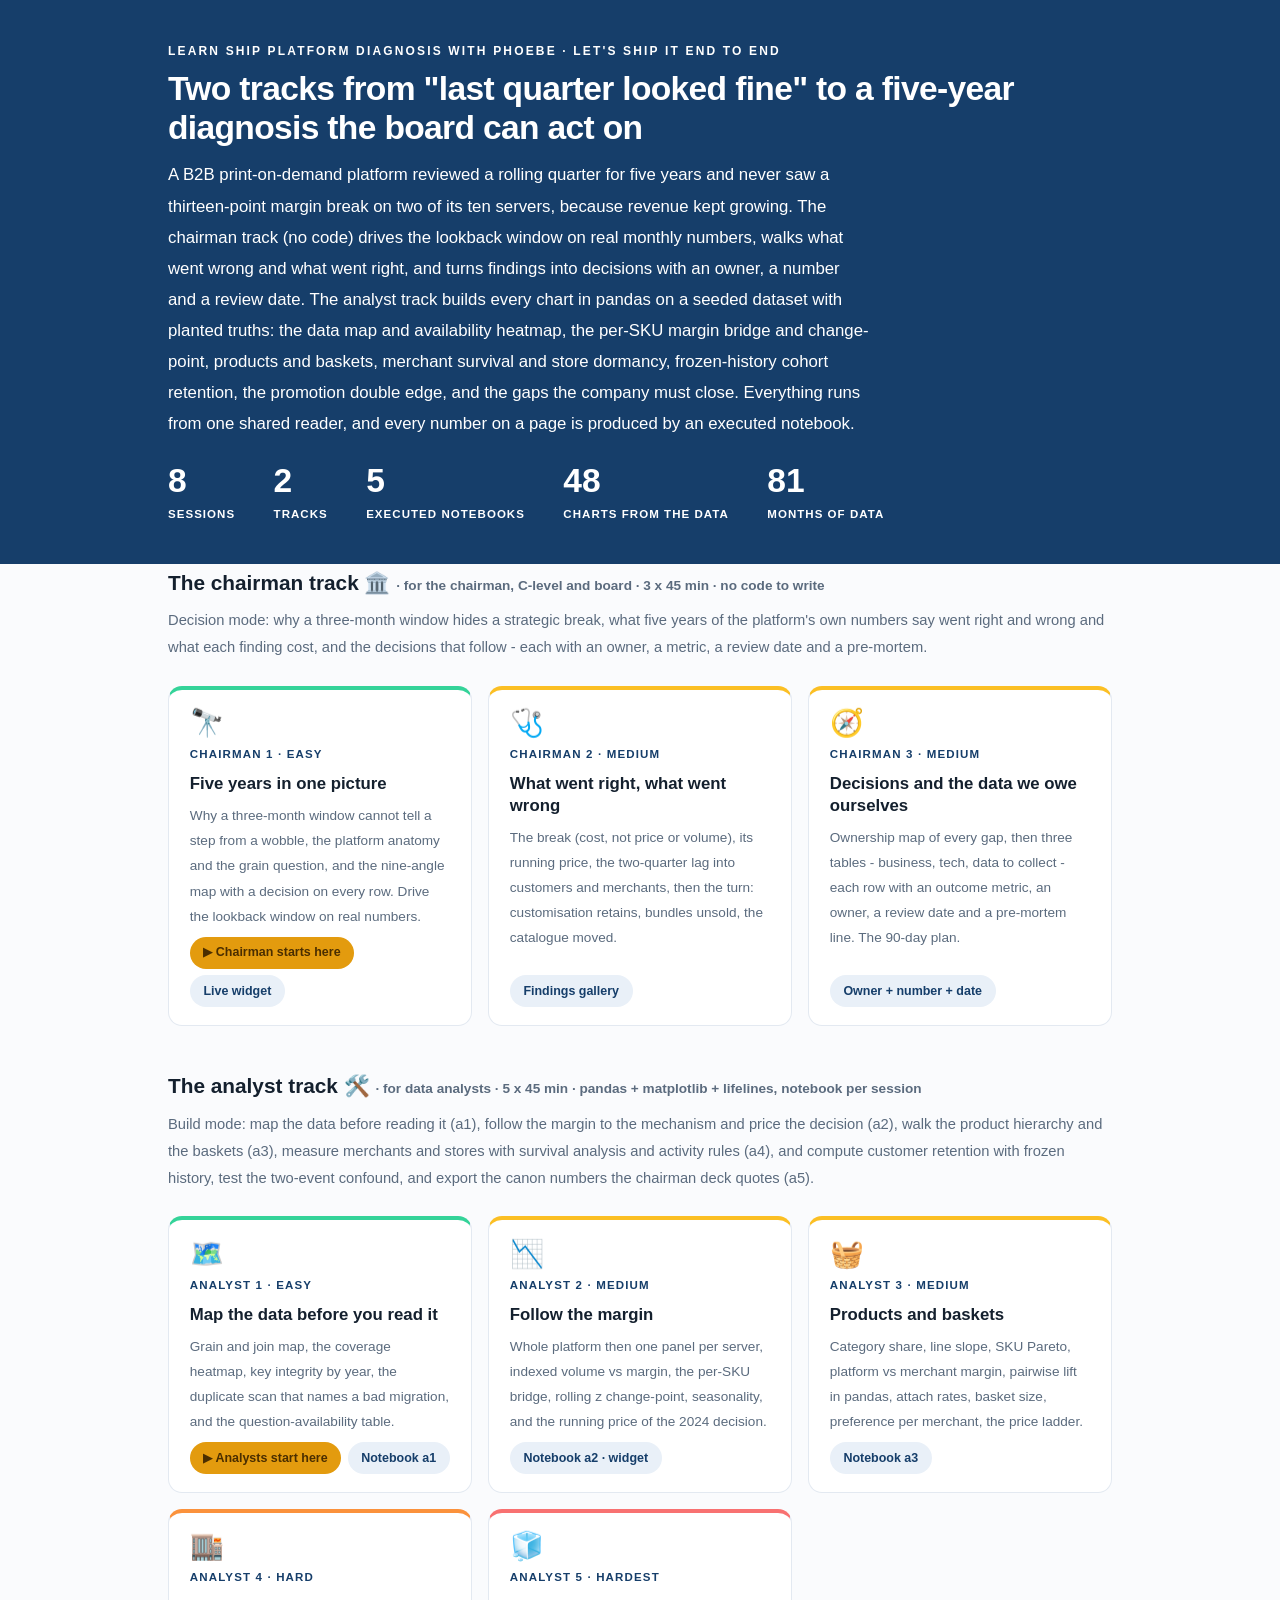
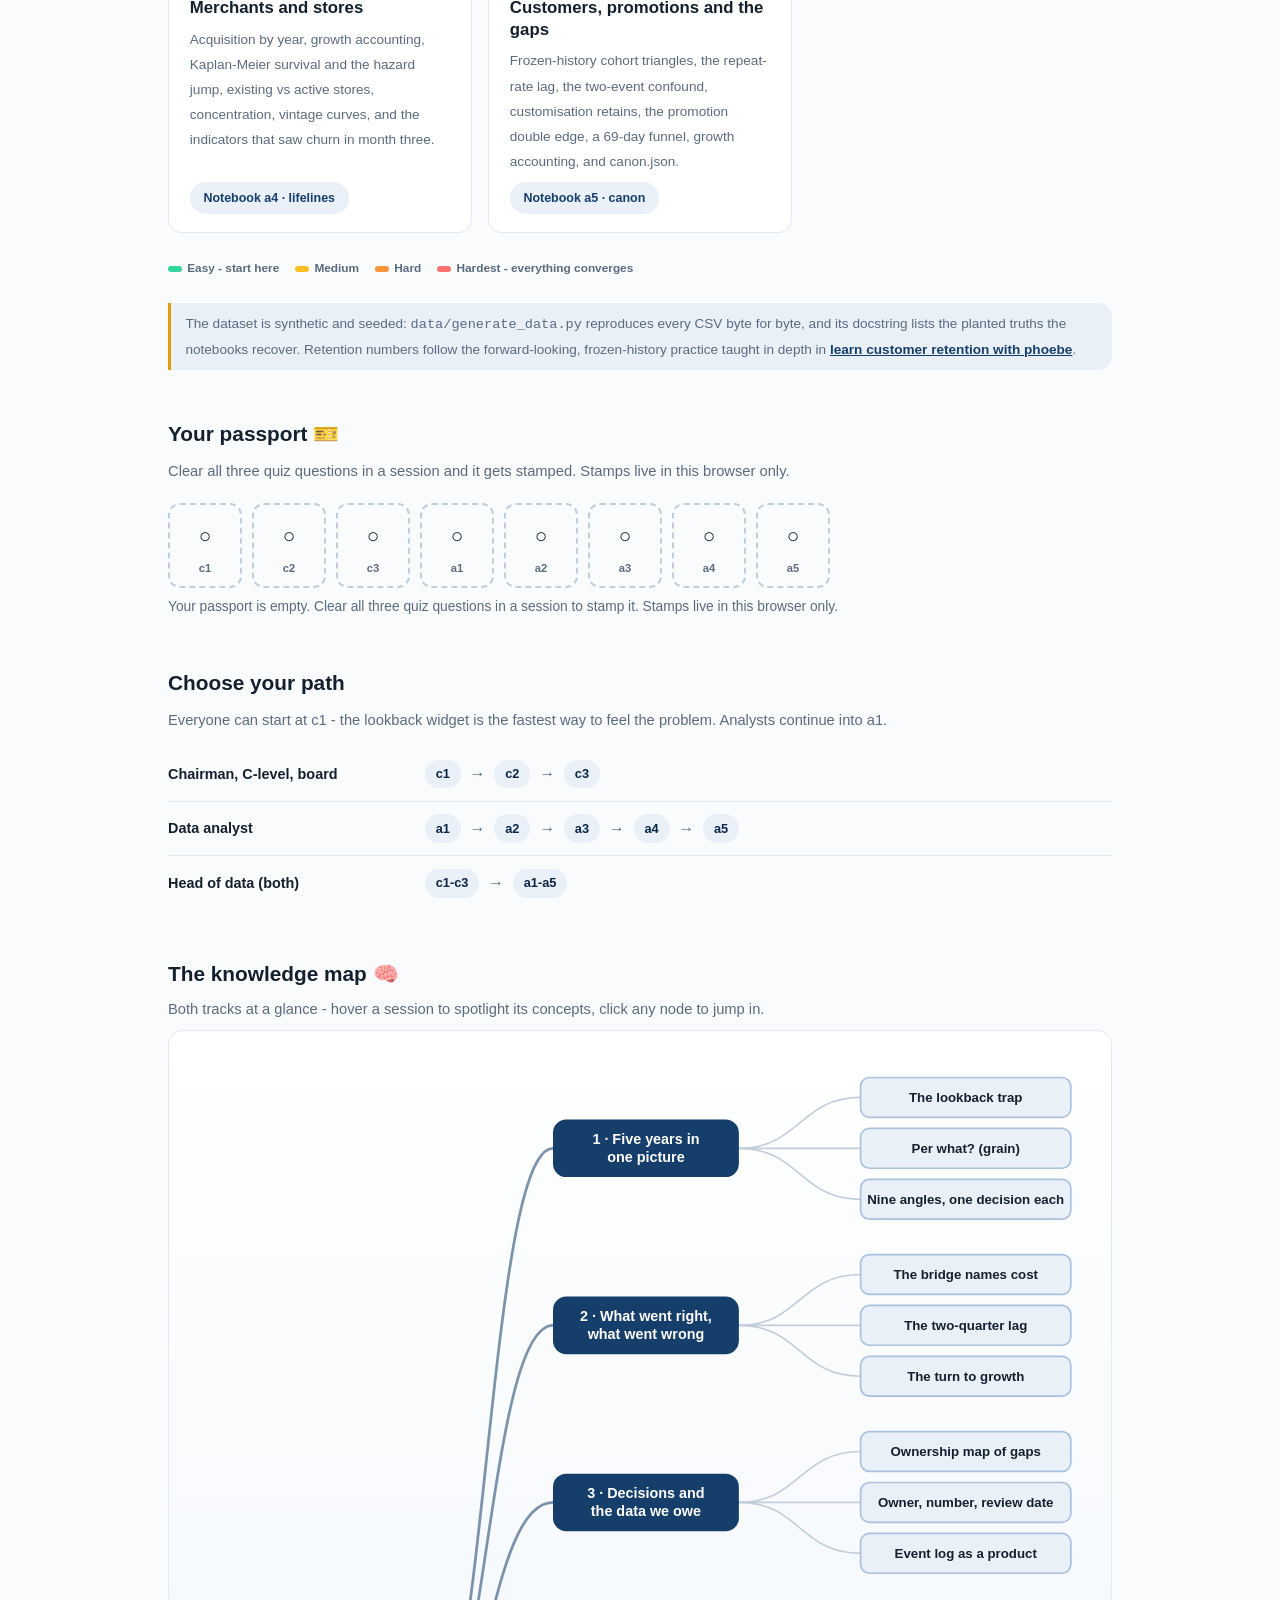
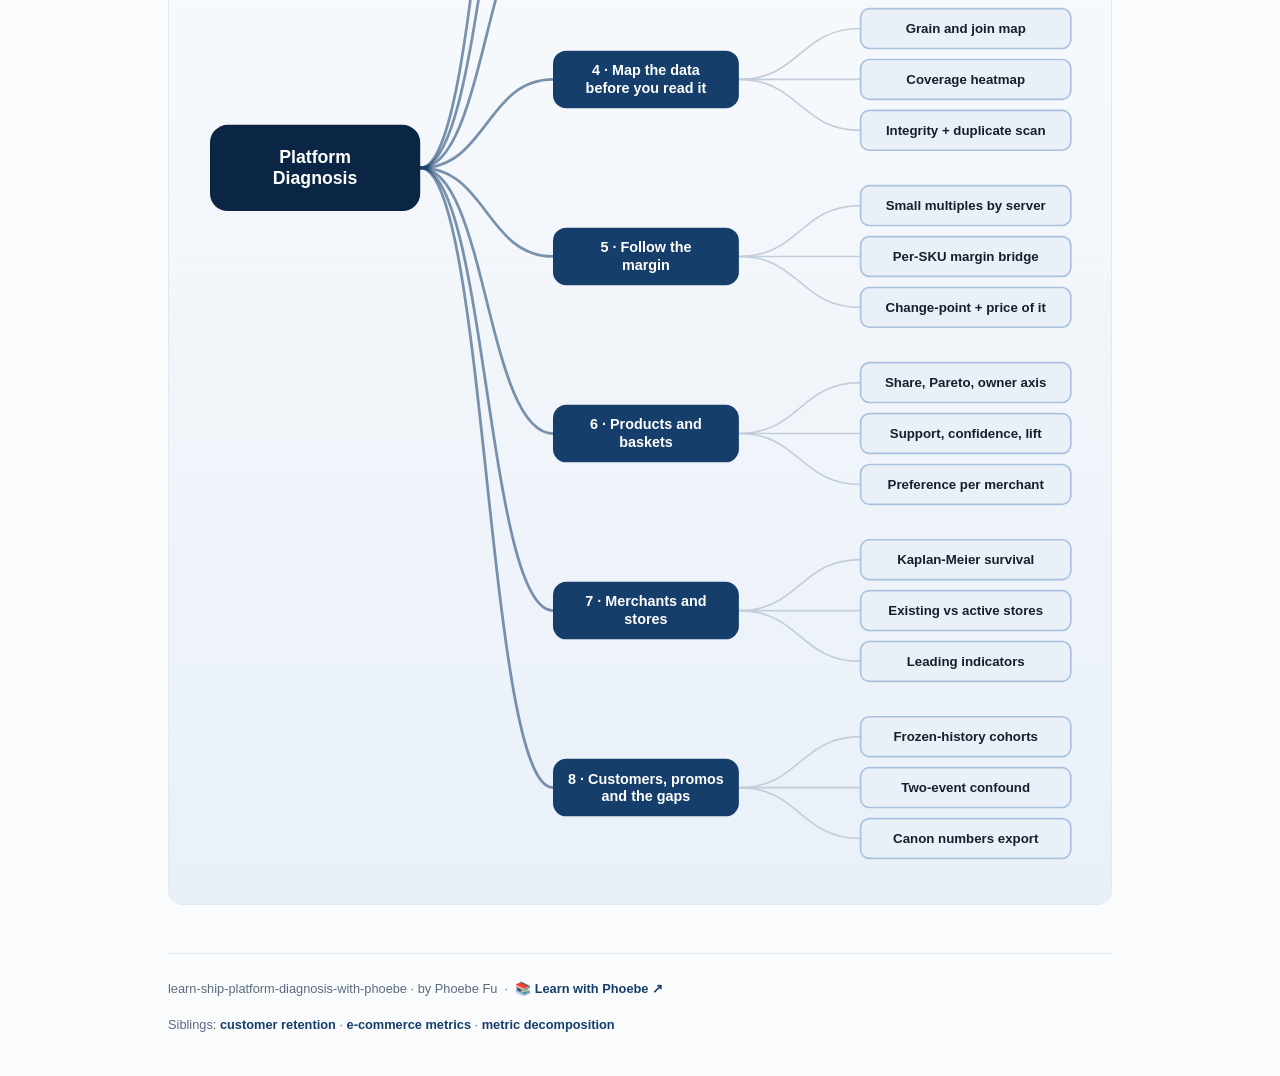
<file: index.html>
<!DOCTYPE html>
<html lang="en">
<head>
<meta charset="UTF-8">
<meta name="viewport" content="width=device-width, initial-scale=1.0">
<!-- social:start -->
<meta name="description" content="A two-track course on diagnosing a platform business from five years of data: a chairman track (the lookback trap, the findings, the decisions with owners) and an analyst track that builds every chart in pandas on a seeded dataset with planted truths - margin bridge, frozen-history cohorts, survival, baskets, data gaps.">
<meta property="og:type" content="website">
<meta property="og:site_name" content="Learn with Phoebe">
<meta property="og:title" content="learn ship platform diagnosis with phoebe - five years of platform data, end to end">
<meta property="og:description" content="Chairman track: the lookback trap, the findings, the decisions with owners. Analyst track: every chart built in pandas - margin bridge, frozen cohorts, survival, baskets, gaps.">
<meta property="og:url" content="https://phoebefu6.github.io/learn-ship-platform-diagnosis-with-phoebe/">
<meta property="og:image" content="https://phoebefu6.github.io/learn-ship-platform-diagnosis-with-phoebe/assets/og-cover.png">
<meta property="og:image:width" content="1200">
<meta property="og:image:height" content="630">
<meta name="twitter:card" content="summary_large_image">
<meta name="twitter:title" content="learn ship platform diagnosis with phoebe - five years of platform data, end to end">
<meta name="twitter:description" content="Chairman track: the lookback trap, the findings, the decisions with owners. Analyst track: every chart built in pandas.">
<meta name="twitter:image" content="https://phoebefu6.github.io/learn-ship-platform-diagnosis-with-phoebe/assets/og-cover.png">
<!-- social:end -->
<title>learn ship platform diagnosis with phoebe - five years of platform data, end to end</title>
<link rel="stylesheet" href="assets/style.css?v=23">
<style>
  .stats-row { display: flex; gap: 2.4rem; margin-top: 1.5rem; flex-wrap: wrap; }
  .stat b { display: block; font-size: 2.1rem; font-weight: 800; line-height: 1.05; font-variant-numeric: tabular-nums; }
  .stat span { font-size: .72rem; opacity: 1; text-transform: uppercase; letter-spacing: .09em; font-weight: 600; }
  .course-grid { display: grid; grid-template-columns: repeat(auto-fit, minmax(17rem, 1fr)); gap: 1rem; margin-top: 1.5rem; }
  .course-card {
    border: 1px solid var(--hairline);
    border-top: 4px solid var(--diff, var(--indigo));
    border-radius: var(--radius);
    padding: 1.2rem 1.3rem 1.1rem;
    display: flex;
    flex-direction: column;
    gap: .5rem;
    text-decoration: none;
    color: var(--ink);
    background: #fff;
    transition: box-shadow .15s ease, border-color .15s ease, transform .15s ease;
    position: relative;
  }
  .course-card:hover { border-color: var(--indigo-soft); border-top-color: var(--diff, var(--indigo)); box-shadow: 0 8px 28px rgba(22,62,106,.14); transform: translateY(-3px); }
  .course-card .cicon { font-size: 1.7rem; line-height: 1; }
  .course-card .cnum { font-size: .72rem; font-weight: 700; color: var(--indigo); text-transform: uppercase; letter-spacing: .1em; }
  .course-card h3 { font-size: 1.05rem; font-weight: 800; line-height: 1.3; }
  .course-card p { font-size: .85rem; color: var(--muted); flex: 1; }
  .course-card .meta { display: flex; gap: .4rem; flex-wrap: wrap; }
  .diff-legend { display: flex; gap: 1rem; margin-top: 1.6rem; font-size: .74rem; color: var(--muted); font-weight: 600; flex-wrap: wrap; }
  .diff-legend i { display: inline-block; width: .85rem; height: .35rem; border-radius: 999px; margin-right: .35rem; vertical-align: middle; }
  .prereq-line { margin-top: 1.4rem; font-size: .85rem; color: var(--muted); border-left: 3px solid var(--amber); padding: .5rem .9rem; background: var(--indigo-50); border-radius: 0 var(--radius) var(--radius) 0; }
  .prereq-line a { color: var(--indigo); font-weight: 700; }
  .paths { margin-top: 2.6rem; }
  .paths h2 { font-size: 1.3rem; font-weight: 800; margin-bottom: .3rem; }
  .paths .plede { color: var(--muted); font-size: .92rem; margin-bottom: .8rem; }
  .path { display: flex; gap: .55rem; align-items: center; padding: .75rem 0; border-bottom: .5px solid var(--hairline); flex-wrap: wrap; }
  .path:last-child { border-bottom: none; }
  .path b { min-width: 15.5rem; font-size: .9rem; }
  .path .pstep { background: var(--indigo-50); color: var(--indigo-deep); border-radius: 999px; padding: .16rem .68rem; font-weight: 700; font-size: .8rem; text-decoration: none; transition: all .12s ease; }
  .path .pstep:hover { background: var(--indigo); color: #fff; }
  .path .parr { color: var(--muted); font-weight: 700; }
  .mm-section { margin-top: 1.6rem; }
  .mm-section h2 { font-size: 1.3rem; font-weight: 800; margin-bottom: .2rem; }
  .mm-section .mm-lede { color: var(--muted); font-size: .92rem; margin-bottom: .4rem; }
  .mm-wrap { border: 1px solid var(--hairline); border-radius: var(--radius); background: linear-gradient(180deg,#fff,#E9F0F8); padding: .6rem; overflow-x: auto; }
  .mm-svg { width: 100%; height: auto; display: block; max-width: 60rem; margin: 0 auto; min-width: 34rem; }
  .mm-link { cursor: pointer; text-decoration: none; }
  .mm-node rect { transition: opacity .15s ease, filter .15s ease; }
  .mm-node text { pointer-events: none; }
  .mm-link:hover .mm-node rect { filter: brightness(1.06); }
  .mm-edge { transition: opacity .15s ease; }
</style>
</head>
<body>

<header class="masthead">
  <div class="wrap">
    <div class="eyebrow">Learn Ship Platform Diagnosis with Phoebe · Let's Ship It End to End</div>
    <h1>Two tracks from "last quarter looked fine" to a five-year diagnosis the board can act on</h1>
    <p class="sub">A B2B print-on-demand platform reviewed a rolling quarter for five years and never saw a thirteen-point margin break on two of its ten servers, because revenue kept growing. The chairman track (no code) drives the lookback window on real monthly numbers, walks what went wrong and what went right, and turns findings into decisions with an owner, a number and a review date. The analyst track builds every chart in pandas on a seeded dataset with planted truths: the data map and availability heatmap, the per-SKU margin bridge and change-point, products and baskets, merchant survival and store dormancy, frozen-history cohort retention, the promotion double edge, and the gaps the company must close. Everything runs from one shared reader, and every number on a page is produced by an executed notebook.</p>
    <div class="stats-row">
      <div class="stat"><b data-count="8">8</b><span>sessions</span></div>
      <div class="stat"><b data-count="2">2</b><span>tracks</span></div>
      <div class="stat"><b data-count="5">5</b><span>executed notebooks</span></div>
      <div class="stat"><b data-count="48">48</b><span>charts from the data</span></div>
      <div class="stat"><b data-count="81">81</b><span>months of data</span></div>
    </div>
  </div>
</header>

<main class="wrap">

  <section class="section">
    <div class="paths" style="margin-top:0">
      <h2>The chairman track 🏛️ <span style="font-size:.85rem;font-weight:600;color:var(--muted)">· for the chairman, C-level and board · 3 x 45 min · no code to write</span></h2>
      <p class="plede">Decision mode: why a three-month window hides a strategic break, what five years of the platform's own numbers say went right and wrong and what each finding cost, and the decisions that follow - each with an owner, a metric, a review date and a pre-mortem.</p>
    </div>
    <div class="course-grid">
      <a class="course-card" href="courses/c1-five-years-in-one-picture.html" style="--diff:#34D399">
        <span class="cicon">🔭</span>
        <span class="cnum">Chairman 1 · easy</span>
        <h3>Five years in one picture</h3>
        <p>Why a three-month window cannot tell a step from a wobble, the platform anatomy and the grain question, and the nine-angle map with a decision on every row. Drive the lookback window on real numbers.</p>
        <span class="meta"><span class="pill amber">▶ Chairman starts here</span><span class="pill light">Live widget</span></span>
      </a>
      <a class="course-card" href="courses/c2-what-went-right-what-went-wrong.html" style="--diff:#FBBF24">
        <span class="cicon">🩺</span>
        <span class="cnum">Chairman 2 · medium</span>
        <h3>What went right, what went wrong</h3>
        <p>The break (cost, not price or volume), its running price, the two-quarter lag into customers and merchants, then the turn: customisation retains, bundles unsold, the catalogue moved.</p>
        <span class="meta"><span class="pill light">Findings gallery</span></span>
      </a>
      <a class="course-card" href="courses/c3-decisions-and-the-data-we-owe.html" style="--diff:#FBBF24">
        <span class="cicon">🧭</span>
        <span class="cnum">Chairman 3 · medium</span>
        <h3>Decisions and the data we owe ourselves</h3>
        <p>Ownership map of every gap, then three tables - business, tech, data to collect - each row with an outcome metric, an owner, a review date and a pre-mortem line. The 90-day plan.</p>
        <span class="meta"><span class="pill light">Owner + number + date</span></span>
      </a>
    </div>

    <div class="paths">
      <h2>The analyst track 🛠️ <span style="font-size:.85rem;font-weight:600;color:var(--muted)">· for data analysts · 5 x 45 min · pandas + matplotlib + lifelines, notebook per session</span></h2>
      <p class="plede">Build mode: map the data before reading it (a1), follow the margin to the mechanism and price the decision (a2), walk the product hierarchy and the baskets (a3), measure merchants and stores with survival analysis and activity rules (a4), and compute customer retention with frozen history, test the two-event confound, and export the canon numbers the chairman deck quotes (a5).</p>
    </div>
    <div class="course-grid">
      <a class="course-card" href="courses/a1-map-the-data-before-you-read-it.html" style="--diff:#34D399">
        <span class="cicon">🗺️</span>
        <span class="cnum">Analyst 1 · easy</span>
        <h3>Map the data before you read it</h3>
        <p>Grain and join map, the coverage heatmap, key integrity by year, the duplicate scan that names a bad migration, and the question-availability table.</p>
        <span class="meta"><span class="pill amber">▶ Analysts start here</span><span class="pill light">Notebook a1</span></span>
      </a>
      <a class="course-card" href="courses/a2-follow-the-margin.html" style="--diff:#FBBF24">
        <span class="cicon">📉</span>
        <span class="cnum">Analyst 2 · medium</span>
        <h3>Follow the margin</h3>
        <p>Whole platform then one panel per server, indexed volume vs margin, the per-SKU bridge, rolling z change-point, seasonality, and the running price of the 2024 decision.</p>
        <span class="meta"><span class="pill light">Notebook a2 · widget</span></span>
      </a>
      <a class="course-card" href="courses/a3-products-and-baskets.html" style="--diff:#FBBF24">
        <span class="cicon">🧺</span>
        <span class="cnum">Analyst 3 · medium</span>
        <h3>Products and baskets</h3>
        <p>Category share, line slope, SKU Pareto, platform vs merchant margin, pairwise lift in pandas, attach rates, basket size, preference per merchant, the price ladder.</p>
        <span class="meta"><span class="pill light">Notebook a3</span></span>
      </a>
      <a class="course-card" href="courses/a4-merchants-and-stores.html" style="--diff:#FB923C">
        <span class="cicon">🏬</span>
        <span class="cnum">Analyst 4 · hard</span>
        <h3>Merchants and stores</h3>
        <p>Acquisition by year, growth accounting, Kaplan-Meier survival and the hazard jump, existing vs active stores, concentration, vintage curves, and the indicators that saw churn in month three.</p>
        <span class="meta"><span class="pill light">Notebook a4 · lifelines</span></span>
      </a>
      <a class="course-card" href="courses/a5-customers-promotions-and-the-gaps.html" style="--diff:#F87171">
        <span class="cicon">🧊</span>
        <span class="cnum">Analyst 5 · hardest</span>
        <h3>Customers, promotions and the gaps</h3>
        <p>Frozen-history cohort triangles, the repeat-rate lag, the two-event confound, customisation retains, the promotion double edge, a 69-day funnel, growth accounting, and canon.json.</p>
        <span class="meta"><span class="pill light">Notebook a5 · canon</span></span>
      </a>
    </div>

    <div class="diff-legend">
      <span><i style="background:#34D399"></i>Easy - start here</span>
      <span><i style="background:#FBBF24"></i>Medium</span>
      <span><i style="background:#FB923C"></i>Hard</span>
      <span><i style="background:#F87171"></i>Hardest - everything converges</span>
    </div>
    <p class="prereq-line">The dataset is synthetic and seeded: <code>data/generate_data.py</code> reproduces every CSV byte for byte, and its docstring lists the planted truths the notebooks recover. Retention numbers follow the forward-looking, frozen-history practice taught in depth in <a href="https://phoebefu6.github.io/learn-customer-retention-with-phoebe/">learn customer retention with phoebe</a>.</p>
  </section>

  <section class="section">
    <div class="paths" style="margin-top:0">
      <h2>Your passport 🎫</h2>
      <p class="plede">Clear all three quiz questions in a session and it gets stamped. Stamps live in this browser only.</p>
    </div>
    <div class="pp-strip"></div>
  </section>

  <section class="section">
    <div class="paths">
      <h2>Choose your path</h2>
      <p class="plede">Everyone can start at c1 - the lookback widget is the fastest way to feel the problem. Analysts continue into a1.</p>
      <div class="path"><b>Chairman, C-level, board</b>
        <a class="pstep" href="courses/c1-five-years-in-one-picture.html">c1</a><span class="parr">→</span>
        <a class="pstep" href="courses/c2-what-went-right-what-went-wrong.html">c2</a><span class="parr">→</span>
        <a class="pstep" href="courses/c3-decisions-and-the-data-we-owe.html">c3</a>
      </div>
      <div class="path"><b>Data analyst</b>
        <a class="pstep" href="courses/a1-map-the-data-before-you-read-it.html">a1</a><span class="parr">→</span>
        <a class="pstep" href="courses/a2-follow-the-margin.html">a2</a><span class="parr">→</span>
        <a class="pstep" href="courses/a3-products-and-baskets.html">a3</a><span class="parr">→</span>
        <a class="pstep" href="courses/a4-merchants-and-stores.html">a4</a><span class="parr">→</span>
        <a class="pstep" href="courses/a5-customers-promotions-and-the-gaps.html">a5</a>
      </div>
      <div class="path"><b>Head of data (both)</b>
        <a class="pstep" href="courses/c1-five-years-in-one-picture.html">c1-c3</a><span class="parr">→</span>
        <a class="pstep" href="courses/a1-map-the-data-before-you-read-it.html">a1-a5</a>
      </div>
    </div>
  </section>

  <section class="section mm-section">
    <h2>The knowledge map 🧠</h2>
    <p class="mm-lede">Both tracks at a glance - hover a session to spotlight its concepts, click any node to jump in.</p>
    <div class="mm-wrap"><div id="mindmap"></div></div>
  </section>

  <footer class="pagefoot">
    <span>learn-ship-platform-diagnosis-with-phoebe · by Phoebe Fu &nbsp;·&nbsp; 📚 <a href="https://phoebefu6.github.io/learn-with-phoebe/">Learn with Phoebe ↗</a></span>
    <span>Siblings: <a href="https://phoebefu6.github.io/learn-customer-retention-with-phoebe/">customer retention</a> · <a href="https://phoebefu6.github.io/learn-ecommerce-metrics-with-phoebe/">e-commerce metrics</a> · <a href="https://phoebefu6.github.io/learn-metric-decomposition-with-phoebe/">metric decomposition</a></span>
  </footer>

</main>

<script>
window.MINDMAP_DATA = {"title": "Platform\nDiagnosis", "centerColor": "#0B2545", "sessions": [{"label": "Five years in\none picture", "href": "courses/c1-five-years-in-one-picture.html", "color": "#34D399", "concepts": [{"label": "The lookback trap", "href": "courses/c1-five-years-in-one-picture.html"}, {"label": "Per what? (grain)", "href": "courses/c1-five-years-in-one-picture.html"}, {"label": "Nine angles, one decision each", "href": "courses/c1-five-years-in-one-picture.html"}]}, {"label": "What went right,\nwhat went wrong", "href": "courses/c2-what-went-right-what-went-wrong.html", "color": "#FBBF24", "concepts": [{"label": "The bridge names cost", "href": "courses/c2-what-went-right-what-went-wrong.html"}, {"label": "The two-quarter lag", "href": "courses/c2-what-went-right-what-went-wrong.html"}, {"label": "The turn to growth", "href": "courses/c2-what-went-right-what-went-wrong.html"}]}, {"label": "Decisions and\nthe data we owe", "href": "courses/c3-decisions-and-the-data-we-owe.html", "color": "#FBBF24", "concepts": [{"label": "Ownership map of gaps", "href": "courses/c3-decisions-and-the-data-we-owe.html"}, {"label": "Owner, number, review date", "href": "courses/c3-decisions-and-the-data-we-owe.html"}, {"label": "Event log as a product", "href": "courses/c3-decisions-and-the-data-we-owe.html"}]}, {"label": "Map the data\nbefore you read it", "href": "courses/a1-map-the-data-before-you-read-it.html", "color": "#34D399", "concepts": [{"label": "Grain and join map", "href": "courses/a1-map-the-data-before-you-read-it.html"}, {"label": "Coverage heatmap", "href": "courses/a1-map-the-data-before-you-read-it.html"}, {"label": "Integrity + duplicate scan", "href": "courses/a1-map-the-data-before-you-read-it.html"}]}, {"label": "Follow the\nmargin", "href": "courses/a2-follow-the-margin.html", "color": "#FBBF24", "concepts": [{"label": "Small multiples by server", "href": "courses/a2-follow-the-margin.html"}, {"label": "Per-SKU margin bridge", "href": "courses/a2-follow-the-margin.html"}, {"label": "Change-point + price of it", "href": "courses/a2-follow-the-margin.html"}]}, {"label": "Products and\nbaskets", "href": "courses/a3-products-and-baskets.html", "color": "#FBBF24", "concepts": [{"label": "Share, Pareto, owner axis", "href": "courses/a3-products-and-baskets.html"}, {"label": "Support, confidence, lift", "href": "courses/a3-products-and-baskets.html"}, {"label": "Preference per merchant", "href": "courses/a3-products-and-baskets.html"}]}, {"label": "Merchants and\nstores", "href": "courses/a4-merchants-and-stores.html", "color": "#FB923C", "concepts": [{"label": "Kaplan-Meier survival", "href": "courses/a4-merchants-and-stores.html"}, {"label": "Existing vs active stores", "href": "courses/a4-merchants-and-stores.html"}, {"label": "Leading indicators", "href": "courses/a4-merchants-and-stores.html"}]}, {"label": "Customers, promos\nand the gaps", "href": "courses/a5-customers-promotions-and-the-gaps.html", "color": "#F87171", "concepts": [{"label": "Frozen-history cohorts", "href": "courses/a5-customers-promotions-and-the-gaps.html"}, {"label": "Two-event confound", "href": "courses/a5-customers-promotions-and-the-gaps.html"}, {"label": "Canon numbers export", "href": "courses/a5-customers-promotions-and-the-gaps.html"}]}]};
</script>
<script src="assets/mindmap.js?v=1"></script>
<script src="assets/app.js?v=20"></script>
</body>
</html>
</file>
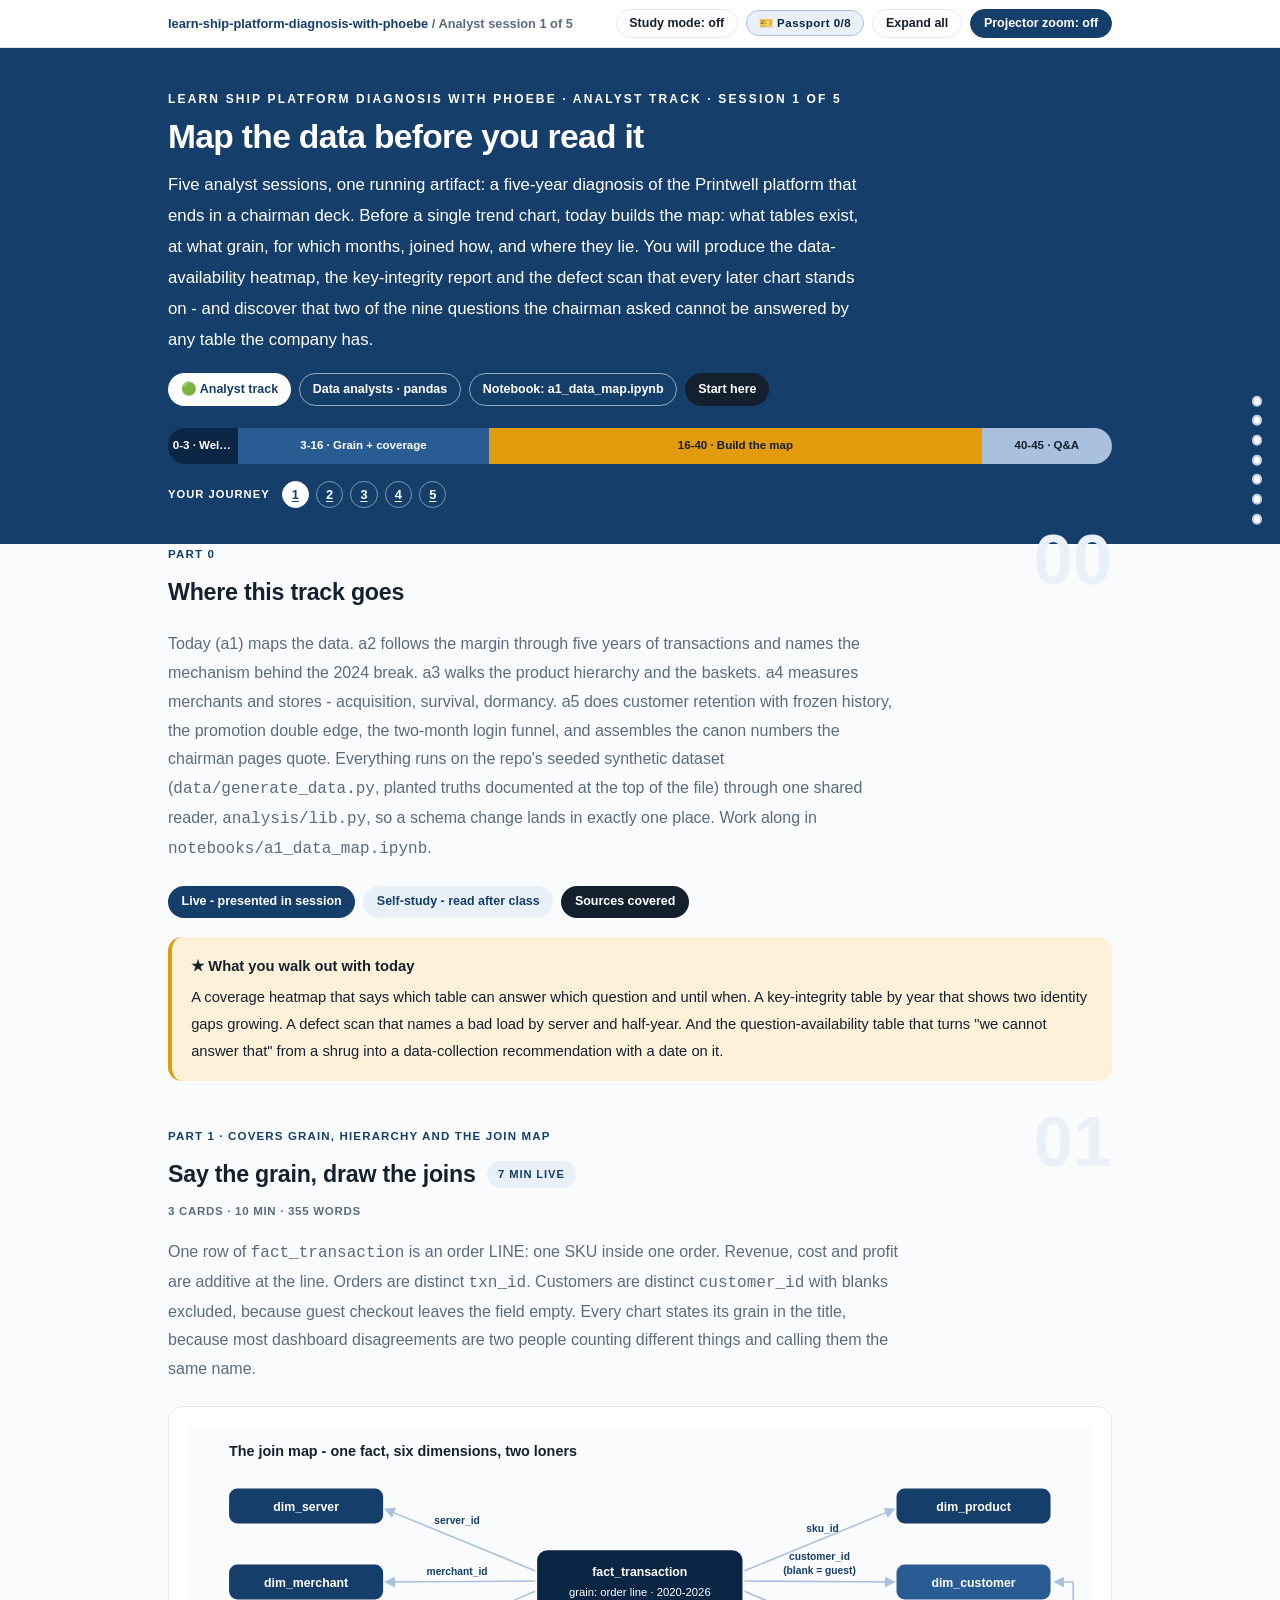
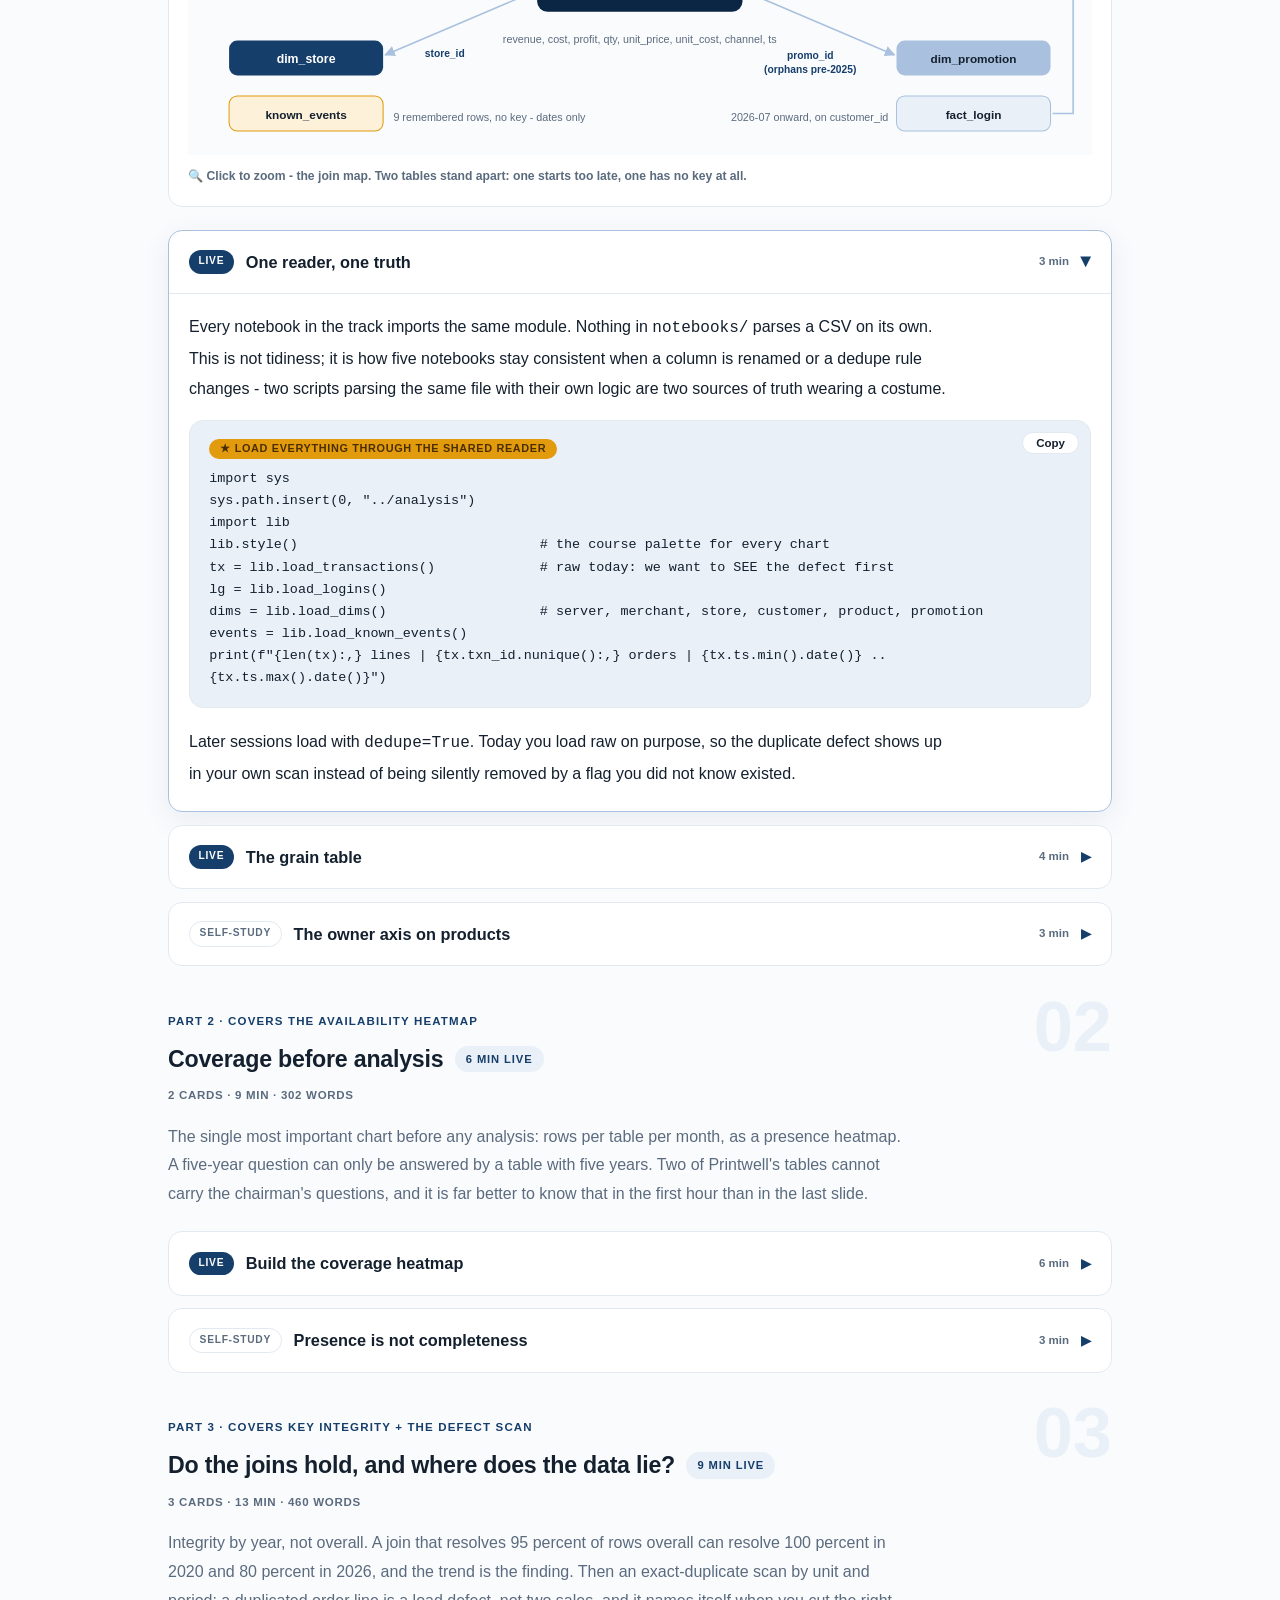
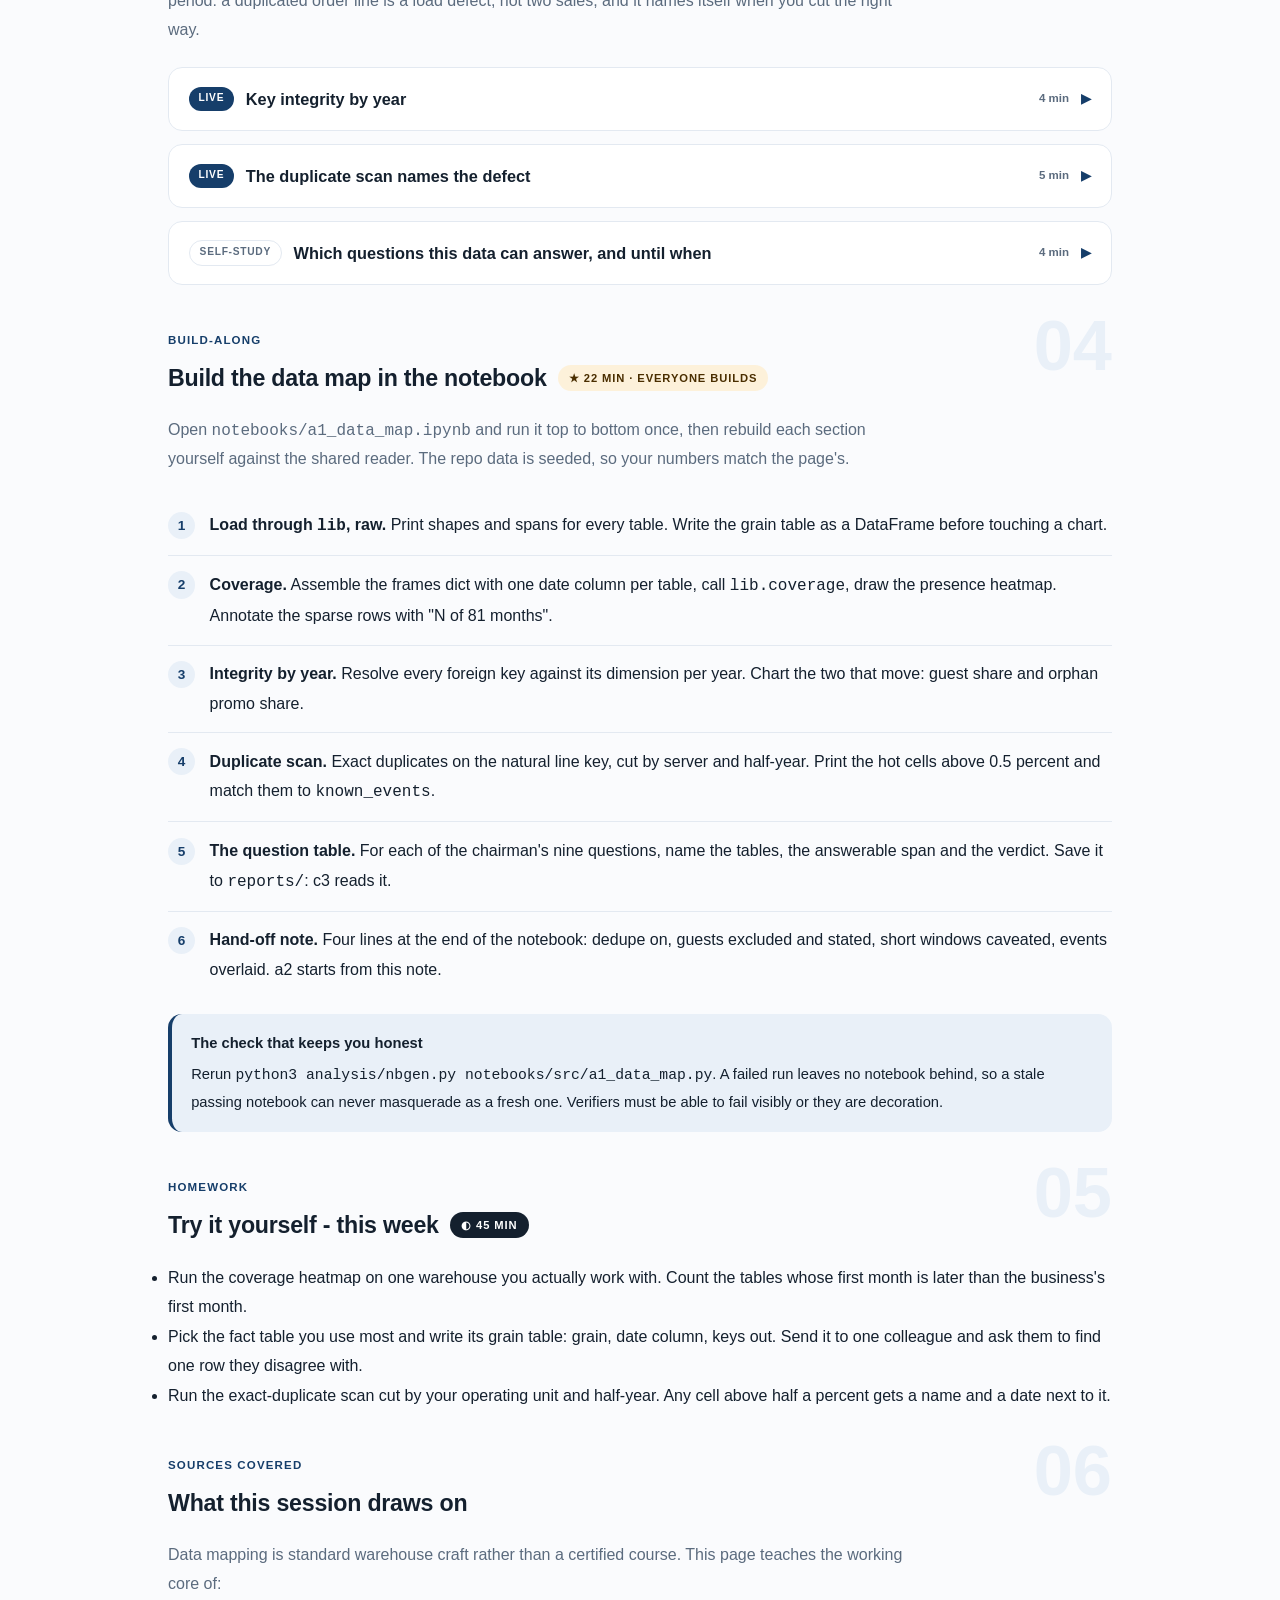
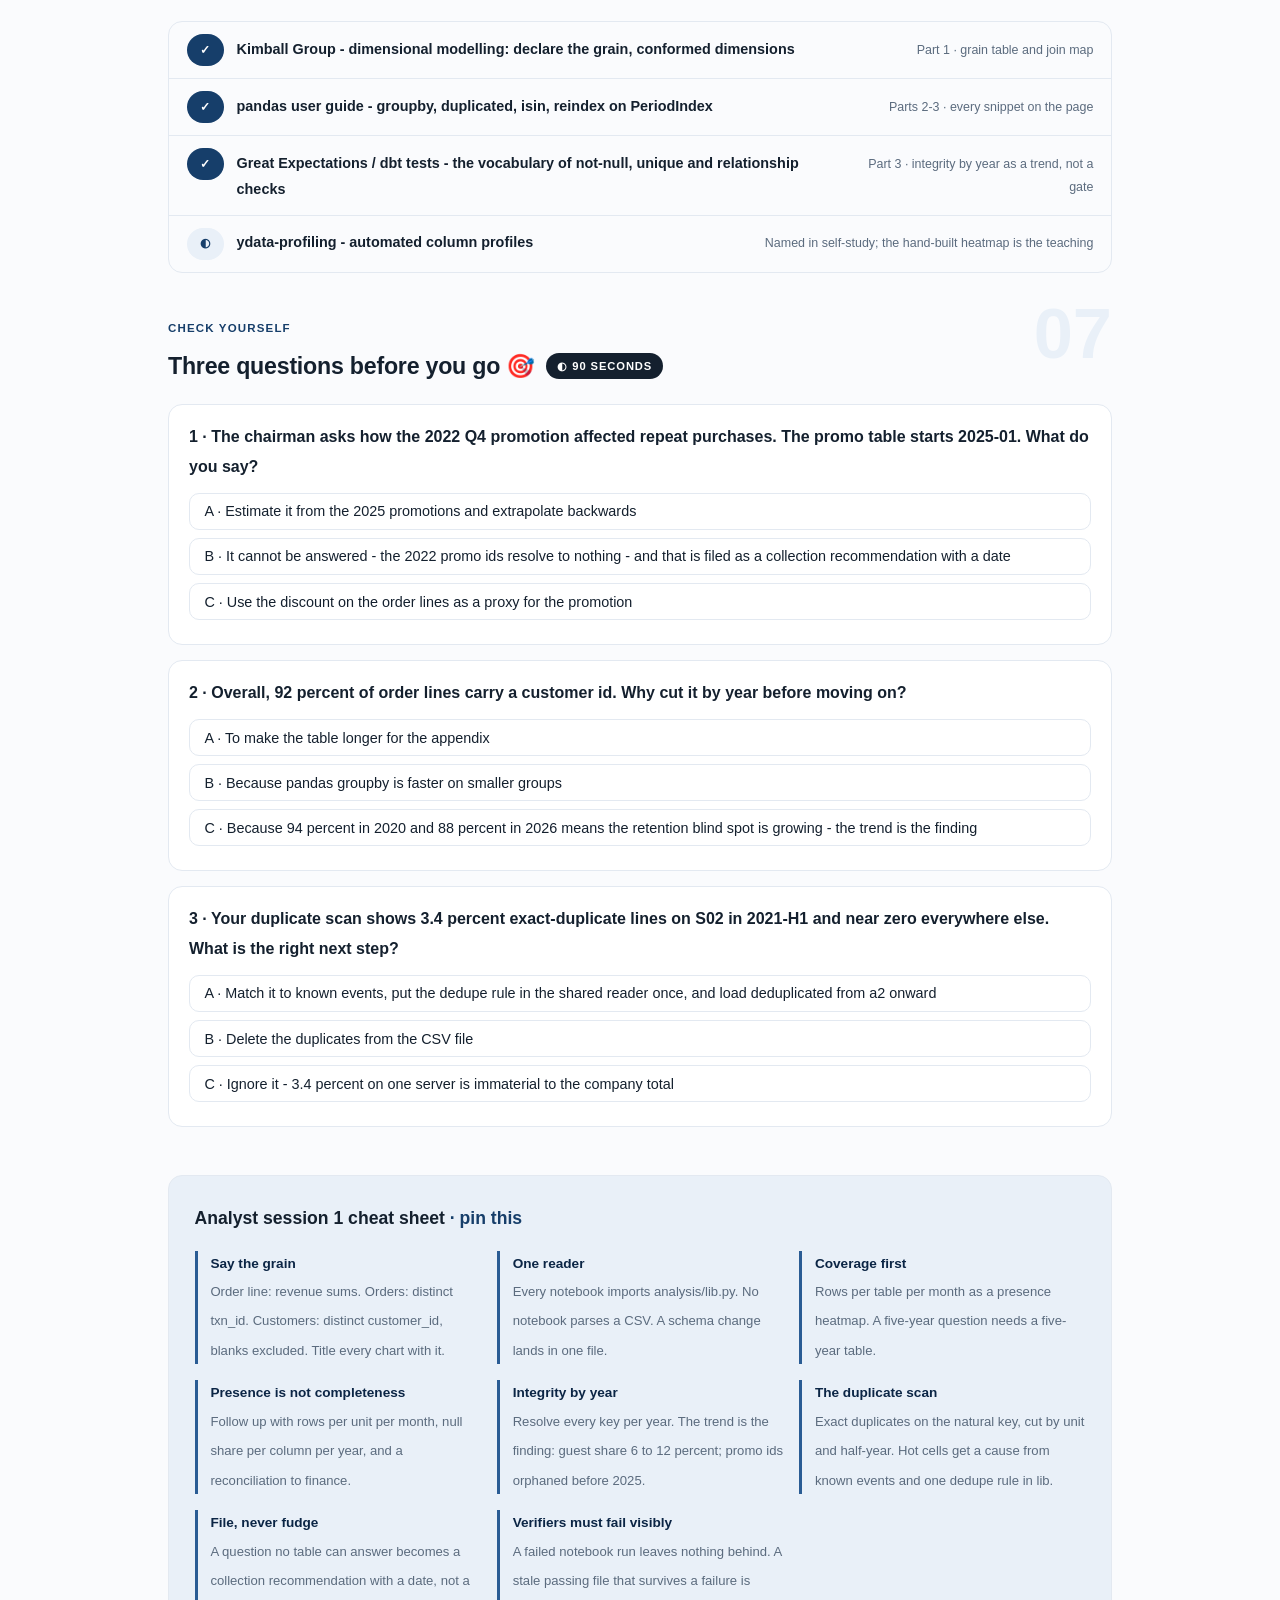
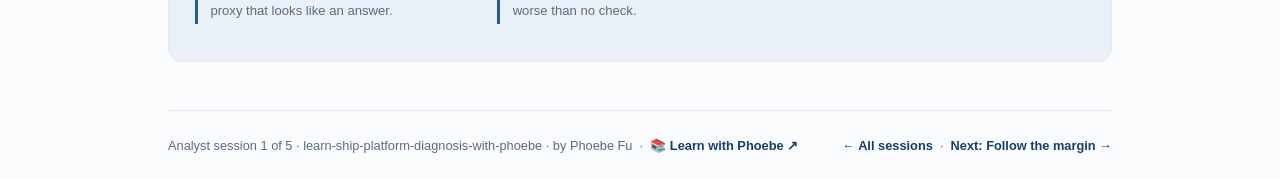
<file: courses/a1-map-the-data-before-you-read-it.html>
<!DOCTYPE html>
<html lang="en">
<head>
<meta charset="UTF-8">
<meta name="viewport" content="width=device-width, initial-scale=1.0">
<!-- social:start -->
<meta name="description" content="Analyst session 1 of 5. Grain and hierarchy, the data-availability heatmap, key integrity and the defect scan - the data map every five-year diagnosis stands on, built in pandas on the course dataset.">
<meta property="og:type" content="article">
<meta property="og:site_name" content="Learn with Phoebe">
<meta property="og:title" content="Map the data before you read it - learn ship platform diagnosis with phoebe">
<meta property="og:description" content="Analyst session 1 of 5. Grain, coverage heatmap, key integrity, duplicate and guest-id defects - in pandas, on five years of platform data.">
<meta property="og:url" content="https://phoebefu6.github.io/learn-ship-platform-diagnosis-with-phoebe/courses/a1-map-the-data-before-you-read-it.html">
<meta property="og:image" content="https://phoebefu6.github.io/learn-ship-platform-diagnosis-with-phoebe/assets/og-cover.png">
<meta property="og:image:width" content="1200">
<meta property="og:image:height" content="630">
<meta name="twitter:card" content="summary_large_image">
<meta name="twitter:title" content="Map the data before you read it - learn ship platform diagnosis with phoebe">
<meta name="twitter:description" content="Grain, coverage heatmap, key integrity, duplicate and guest-id defects - in pandas, on five years of platform data.">
<meta name="twitter:image" content="https://phoebefu6.github.io/learn-ship-platform-diagnosis-with-phoebe/assets/og-cover.png">
<!-- social:end -->
<title>Analyst session 1 · Map the data before you read it - learn ship platform diagnosis with phoebe</title>
<link rel="stylesheet" href="../assets/style.css?v=22">
</head>
<body>

<div class="toolbar">
  <div class="wrap">
    <span class="crumb"><a href="../index.html">learn-ship-platform-diagnosis-with-phoebe</a> / Analyst session 1 of 5</span>
    <button class="btn" id="toggle-all" type="button">Expand all</button>
    <button class="btn primary" id="zoom-toggle" type="button">Projector zoom: off</button>
  </div>
</div>

<header class="masthead">
  <div class="wrap">
    <div class="eyebrow">Learn Ship Platform Diagnosis with Phoebe · Analyst track · Session 1 of 5</div>
    <h1>Map the data <span class="accent">before</span> you read it</h1>
    <p class="sub">Five analyst sessions, one running artifact: a five-year diagnosis of the Printwell platform that ends in a chairman deck. Before a single trend chart, today builds the map: what tables exist, at what grain, for which months, joined how, and where they lie. You will produce the data-availability heatmap, the key-integrity report and the defect scan that every later chart stands on - and discover that two of the nine questions the chairman asked cannot be answered by any table the company has.</p>
    <div class="chip-row">
      <span class="chip level">🟢 Analyst track</span>
      <span class="chip audience">Data analysts · pandas</span>
      <span class="chip audience">Notebook: a1_data_map.ipynb</span>
      <span class="chip time">Start here</span>
    </div>
    <div class="agenda">
      <span class="a1" style="flex:1">0-3 · Welcome</span>
      <span class="a2" style="flex:4">3-16 · Grain + coverage</span>
      <span class="a3" style="flex:8">16-40 · Build the map</span>
      <span class="a4" style="flex:2">40-45 · Q&amp;A</span>
    </div>
  </div>
</header>

<main class="wrap">

  <!-- ============ INTRO ============ -->
  <section class="section" id="intro">
    <div class="section-kicker">
      <span class="klabel">Part 0</span>
      <h2>Where this track goes</h2>
    </div>
    <p class="lede">Today (a1) maps the data. a2 follows the margin through five years of transactions and names the mechanism behind the 2024 break. a3 walks the product hierarchy and the baskets. a4 measures merchants and stores - acquisition, survival, dormancy. a5 does customer retention with frozen history, the promotion double edge, the two-month login funnel, and assembles the canon numbers the chairman pages quote. Everything runs on the repo's seeded synthetic dataset (<code>data/generate_data.py</code>, planted truths documented at the top of the file) through one shared reader, <code>analysis/lib.py</code>, so a schema change lands in exactly one place. Work along in <code>notebooks/a1_data_map.ipynb</code>.</p>
    <div class="legend">
      <span class="pill solid">Live - presented in session</span>
      <span class="pill light">Self-study - read after class</span>
      <span class="pill inkpill">Sources covered</span>
    </div>
    <div class="callout win">
      <strong>★ What you walk out with today</strong>
      A coverage heatmap that says which table can answer which question and until when. A key-integrity table by year that shows two identity gaps growing. A defect scan that names a bad load by server and half-year. And the question-availability table that turns "we cannot answer that" from a shrug into a data-collection recommendation with a date on it.
    </div>
  </section>

  <!-- ============ PART 1: GRAIN AND HIERARCHY ============ -->
  <section class="section" id="grain">
    <div class="section-kicker">
      <span class="klabel">Part 1 · covers grain, hierarchy and the join map</span>
      <h2>Say the grain, draw the joins <span class="tag concept">7 min live</span></h2>
    </div>
    <p class="lede">One row of <code>fact_transaction</code> is an order LINE: one SKU inside one order. Revenue, cost and profit are additive at the line. Orders are distinct <code>txn_id</code>. Customers are distinct <code>customer_id</code> with blanks excluded, because guest checkout leaves the field empty. Every chart states its grain in the title, because most dashboard disagreements are two people counting different things and calling them the same name.</p>

    <figure class="zoomable">
      <svg viewBox="0 0 880 320" xmlns="http://www.w3.org/2000/svg" role="img" aria-label="An entity join map. In the centre, fact_transaction at order-line grain. Arrows out to dim_server, dim_merchant, dim_store, dim_customer, dim_product and dim_promotion, each labelled with its key. fact_login sits apart, joined to dim_customer. known_events sits apart with no join at all, labelled dates only.">
        <style>
          .jmT { font: 700 14px Inter, sans-serif; fill: #14202E; }
          .jmW { font: 700 12px Inter, sans-serif; fill: #FFFFFF; }
          .jmK { font: 700 11.5px Inter, sans-serif; fill: #14202E; }
          .jmN { font: 400 10.5px Inter, sans-serif; fill: #5B6B7E; }
          .jmE { font: 600 10px Inter, sans-serif; fill: #163E6A; }
        </style>
        <defs>
          <marker id="jmArr" viewBox="0 0 10 10" refX="9" refY="5" markerWidth="7" markerHeight="7" orient="auto"><path d="M0 0 L10 5 L0 10 z" fill="#A9C1DE"/></marker>
        </defs>
        <rect x="0" y="0" width="880" height="320" fill="#FAFBFD"/>
        <text class="jmT" x="40" y="28">The join map - one fact, six dimensions, two loners</text>
        <rect x="340" y="120" width="200" height="60" rx="10" fill="#0B2545"/>
        <text class="jmW" x="440" y="145" text-anchor="middle">fact_transaction</text>
        <text class="jmW" x="440" y="165" text-anchor="middle" style="font-weight:400;font-size:11px">grain: order line · 2020-2026</text>
        <rect x="40" y="60" width="150" height="34" rx="8" fill="#163E6A"/><text class="jmW" x="115" y="82" text-anchor="middle">dim_server</text>
        <rect x="40" y="134" width="150" height="34" rx="8" fill="#163E6A"/><text class="jmW" x="115" y="156" text-anchor="middle">dim_merchant</text>
        <rect x="40" y="208" width="150" height="34" rx="8" fill="#163E6A"/><text class="jmW" x="115" y="230" text-anchor="middle">dim_store</text>
        <rect x="690" y="60" width="150" height="34" rx="8" fill="#163E6A"/><text class="jmW" x="765" y="82" text-anchor="middle">dim_product</text>
        <rect x="690" y="134" width="150" height="34" rx="8" fill="#2A5C94"/><text class="jmW" x="765" y="156" text-anchor="middle">dim_customer</text>
        <rect x="690" y="208" width="150" height="34" rx="8" fill="#A9C1DE"/><text class="jmK" x="765" y="230" text-anchor="middle">dim_promotion</text>
        <line x1="338" y1="140" x2="192" y2="80" stroke="#A9C1DE" stroke-width="1.5" marker-end="url(#jmArr)"/>
        <line x1="338" y1="150" x2="192" y2="151" stroke="#A9C1DE" stroke-width="1.5" marker-end="url(#jmArr)"/>
        <line x1="338" y1="160" x2="192" y2="222" stroke="#A9C1DE" stroke-width="1.5" marker-end="url(#jmArr)"/>
        <line x1="542" y1="140" x2="688" y2="80" stroke="#A9C1DE" stroke-width="1.5" marker-end="url(#jmArr)"/>
        <line x1="542" y1="150" x2="688" y2="151" stroke="#A9C1DE" stroke-width="1.5" marker-end="url(#jmArr)"/>
        <line x1="542" y1="160" x2="688" y2="222" stroke="#A9C1DE" stroke-width="1.5" marker-end="url(#jmArr)"/>
        <text class="jmE" x="262" y="94" text-anchor="middle">server_id</text>
        <text class="jmE" x="262" y="144" text-anchor="middle">merchant_id</text>
        <text class="jmE" x="250" y="224" text-anchor="middle">store_id</text>
        <text class="jmE" x="618" y="102" text-anchor="middle">sku_id</text>
        <text class="jmE" x="615" y="129.5" text-anchor="middle">customer_id</text><text class="jmE" x="615" y="143" text-anchor="middle">(blank = guest)</text>
        <text class="jmE" x="606" y="226" text-anchor="middle">promo_id</text><text class="jmE" x="606" y="239.5" text-anchor="middle">(orphans pre-2025)</text>
        <rect x="690" y="262" width="150" height="34" rx="8" fill="#E9F0F8" stroke="#A9C1DE"/><text class="jmK" x="765" y="284" text-anchor="middle">fact_login</text>
        <path d="M842 279 L862 279 L862 151 L844 151" fill="none" stroke="#A9C1DE" stroke-width="1.5" marker-end="url(#jmArr)"/>
        <text class="jmN" x="682" y="286" text-anchor="end">2026-07 onward, on customer_id</text>
        <rect x="40" y="262" width="150" height="34" rx="8" fill="#FDF1DA" stroke="#E39B0E"/><text class="jmK" x="115" y="284" text-anchor="middle">known_events</text>
        <text class="jmN" x="200" y="286">9 remembered rows, no key - dates only</text>
        <text class="jmN" x="440" y="210" text-anchor="middle">revenue, cost, profit, qty, unit_price, unit_cost, channel, ts</text>
      </svg>
      <figcaption>🔍 Click to zoom - the join map. Two tables stand apart: one starts too late, one has no key at all.</figcaption>
    </figure>

    <details class="card" open>
      <summary><span class="mode live">Live</span> One reader, one truth <span class="mini">3 min</span><span class="caret">▶</span></summary>
      <div class="body">
        <p>Every notebook in the track imports the same module. Nothing in <code>notebooks/</code> parses a CSV on its own. This is not tidiness; it is how five notebooks stay consistent when a column is renamed or a dedupe rule changes - two scripts parsing the same file with their own logic are two sources of truth wearing a costume.</p>
        <div class="prompt-box good"><span class="label">★ Load everything through the shared reader</span>import sys
sys.path.insert(0, "../analysis")
import lib
lib.style()                              # the course palette for every chart
tx = lib.load_transactions()             # raw today: we want to SEE the defect first
lg = lib.load_logins()
dims = lib.load_dims()                   # server, merchant, store, customer, product, promotion
events = lib.load_known_events()
print(f"{len(tx):,} lines | {tx.txn_id.nunique():,} orders | {tx.ts.min().date()} .. {tx.ts.max().date()}")</div>
        <p>Later sessions load with <code>dedupe=True</code>. Today you load raw on purpose, so the duplicate defect shows up in your own scan instead of being silently removed by a flag you did not know existed.</p>
      </div>
    </details>

    <details class="card">
      <summary><span class="mode live">Live</span> The grain table <span class="mini">4 min</span><span class="caret">▶</span></summary>
      <div class="body">
        <p>Write the grain table before the first chart. It is the single page a new analyst reads to avoid every classic mistake on this dataset.</p>
        <table class="clean">
          <thead><tr><th>Table</th><th>Grain</th><th>Date column</th><th>Keys out</th></tr></thead>
          <tbody>
            <tr><td>fact_transaction</td><td>order line</td><td>ts</td><td>server, merchant, store, customer, sku, promo</td></tr>
            <tr><td>fact_login</td><td>login session</td><td>login_ts</td><td>customer, server, merchant</td></tr>
            <tr><td>dim_promotion</td><td>campaign</td><td>start_date</td><td>merchant (optional)</td></tr>
            <tr><td>dim_customer</td><td>customer</td><td>signup_month</td><td>store, merchant, server</td></tr>
            <tr><td>dim_store</td><td>store</td><td>open_month</td><td>merchant, server</td></tr>
            <tr><td>dim_merchant</td><td>merchant</td><td>onboard_month</td><td>server</td></tr>
            <tr><td>dim_product</td><td>SKU</td><td>-</td><td>merchant (when owner = merchant)</td></tr>
            <tr><td>known_events</td><td>remembered event</td><td>event_date</td><td>scope text, no key</td></tr>
          </tbody>
        </table>
        <div class="callout example">
          <span class="ex-pill">Real world</span>
          A retailer's finance and marketing teams reported repeat-purchase rates of 31 percent and 44 percent for the same quarter. Both were right: finance counted orders per customer id, marketing counted sessions per device. Neither had written the grain down. The reconciliation took three weeks; the grain table takes twenty minutes.
        </div>
      </div>
    </details>

    <details class="card">
      <summary><span class="mode self">Self-study</span> The owner axis on products <span class="mini">3 min</span><span class="caret">▶</span></summary>
      <div class="body">
        <p><code>dim_product</code> carries an <code>owner</code> column: <code>platform</code> for the 98 standard SKUs and <code>merchant</code> for the 1,075 customised SKUs each merchant created from the platform's lines. Same category, same product line, different SKU, different price and cost. This axis is what makes the customisation question in a3 and a5 answerable at all - if the platform had stored customised orders under the base SKU, the finding that customised goods retain customers better could never have been computed. When you design a catalogue, keep the base line and the owner separate, and never overwrite one with the other.</p>
      </div>
    </details>
  </section>

  <!-- ============ PART 2: COVERAGE ============ -->
  <section class="section" id="coverage">
    <div class="section-kicker">
      <span class="klabel">Part 2 · covers the availability heatmap</span>
      <h2>Coverage before analysis <span class="tag concept">6 min live</span></h2>
    </div>
    <p class="lede">The single most important chart before any analysis: rows per table per month, as a presence heatmap. A five-year question can only be answered by a table with five years. Two of Printwell's tables cannot carry the chairman's questions, and it is far better to know that in the first hour than in the last slide.</p>

    <details class="card">
      <summary><span class="mode live">Live</span> Build the coverage heatmap <span class="mini">6 min</span><span class="caret">▶</span></summary>
      <div class="body">
        <div class="prompt-box good"><span class="label">★ Rows per table per month - the shared helper does the reindexing</span>frames = {
    "fact_transaction": tx.assign(d=tx.ts),
    "fact_login": lg.assign(d=lg.login_ts),
    "dim_promotion": dims["promotion"].assign(d=pd.to_datetime(dims["promotion"].start_date)),
    "dim_customer (signups)": dims["customer"].assign(d=pd.to_datetime(dims["customer"].signup_month)),
    "dim_merchant (onboardings)": dims["merchant"].assign(d=pd.to_datetime(dims["merchant"].onboard_month)),
    "dim_store (openings)": dims["store"].assign(d=pd.to_datetime(dims["store"].open_month)),
    "known_events": events.assign(d=events.event_date),
}
cov = lib.coverage(frames, {k: "d" for k in frames})   # months x tables, zero-filled to 2020-01 .. today
present = (cov &gt; 0).T.astype(int)</div>
        <figure class="zoomable">
          <img src="../figures/a1_coverage_heatmap.png" alt="Heatmap of data availability by month for seven tables from 2020 to 2026. fact_transaction and dim_customer cover 79 of 81 months; fact_login covers 3 of 81; dim_promotion covers 21 of 81 starting January 2025; known_events has 9 scattered months.">
          <figcaption>🔍 Click to zoom - navy means the table has rows that month. Two rows are mostly grey.</figcaption>
        </figure>
        <p><strong>fact_login</strong> has about two months: login analytics was switched on 2026-07-01. <strong>dim_promotion</strong> starts 2025-01 even though order lines have carried a <code>promo_id</code> since 2020 - the promotion module launched late, and every earlier id points at nothing. Neither gap is dropped; both are filed as data-collection recommendations with a date, in c3.</p>
        <div class="callout tip">
          <strong>Read the sparse rows honestly</strong>
          Merchant onboardings and store openings are sparse in 2024-2026 not because the tables are broken but because acquisition slowed. A coverage heatmap shows presence, not health; distinguishing the two is the first judgement call of the analysis, and a4 makes it with the acquisition chart.
        </div>
      </div>
    </details>

    <details class="card">
      <summary><span class="mode self">Self-study</span> Presence is not completeness <span class="mini">3 min</span><span class="caret">▶</span></summary>
      <div class="body">
        <p>A month can have rows and still be incomplete: a table that was backfilled for the last 18 months only, a column added in 2023 and null before, a server whose feed dropped for a week. Three cheap follow-ups after the heatmap:</p>
        <ul>
          <li>Rows per month per server (or whatever your unit is): a unit that vanishes for a month is a feed outage, and it will look like a demand collapse in every later chart.</li>
          <li>Null share per column per year: a column that is 100 percent null before a date has a start date, and every analysis using it inherits that date.</li>
          <li>Row count against a trusted external total (finance's booked revenue per quarter): the reconciliation catches both duplicates and missing loads in one pass.</li>
        </ul>
      </div>
    </details>
  </section>

  <!-- ============ PART 3: JOINS AND DEFECTS ============ -->
  <section class="section" id="defects">
    <div class="section-kicker">
      <span class="klabel">Part 3 · covers key integrity + the defect scan</span>
      <h2>Do the joins hold, and where does the data lie? <span class="tag concept">9 min live</span></h2>
    </div>
    <p class="lede">Integrity by year, not overall. A join that resolves 95 percent of rows overall can resolve 100 percent in 2020 and 80 percent in 2026, and the trend is the finding. Then an exact-duplicate scan by unit and period: a duplicated order line is a load defect, not two sales, and it names itself when you cut the right way.</p>

    <details class="card">
      <summary><span class="mode live">Live</span> Key integrity by year <span class="mini">4 min</span><span class="caret">▶</span></summary>
      <div class="body">
        <div class="prompt-box good"><span class="label">★ Share of lines whose key resolves, per year</span>def resolvable(col, dim, key):
    ok = tx[col].isin(set(dim[key]))
    return tx.assign(ok=ok).groupby("year").ok.mean()

integrity = pd.DataFrame({
    "merchant_id -&gt; dim_merchant": resolvable("merchant_id", dims["merchant"], "merchant_id"),
    "store_id -&gt; dim_store": resolvable("store_id", dims["store"], "store_id"),
    "sku_id -&gt; dim_product": resolvable("sku_id", dims["product"], "sku_id"),
    "customer_id present (not guest)": tx.assign(ok=tx.customer_id != "").groupby("year").ok.mean(),
    "promo_id resolvable (of lines with a promo)": tx[tx.promo_id != ""].assign(
        ok=lambda d: d.promo_id.isin(set(dims["promotion"].promo_id))).groupby("year").ok.mean(),
}).round(3)</div>
        <figure class="zoomable">
          <img src="../figures/a1_identity_gaps.png" alt="Bar chart per year 2020 to 2026. Guest checkout share of order lines rises from about 6 percent to about 12 percent. Share of promo-tagged lines whose promo id has no promotion row is 100 percent through 2024 and near zero from 2025.">
          <figcaption>🔍 Click to zoom - two identity gaps: one growing every year, one that ends abruptly when a module launched.</figcaption>
        </figure>
        <p>Guest checkout rises from 6 percent of lines in 2020 to 12 percent in 2026. Those orders have revenue but no customer, so every retention number in a5 silently excludes a growing slice - and the chart says so in its title. Promotion ids before 2025 are orphans: the effect of a 2022 campaign on retention is unknowable from this data, however good the analyst.</p>
      </div>
    </details>

    <details class="card">
      <summary><span class="mode live">Live</span> The duplicate scan names the defect <span class="mini">5 min</span><span class="caret">▶</span></summary>
      <div class="body">
        <div class="prompt-box good"><span class="label">★ Exact duplicates by server and half-year</span>key = ["txn_id", "sku_id", "qty", "unit_price", "unit_cost"]
tx["dup"] = tx.duplicated(subset=key, keep="first")
tx["half"] = tx.ts.dt.year.astype(str) + "-H" + ((tx.ts.dt.month &gt; 6) + 1).astype(str)
dup = tx.groupby(["server_id", "half"]).dup.mean().unstack(fill_value=0) * 100
hot = [(s, h, round(v, 2)) for (s, h), v in dup.stack().items() if v &gt; 0.5]</div>
        <figure class="zoomable">
          <img src="../figures/a1_duplicates_heatmap.png" alt="Heatmap of exact duplicate order line percentage by server and half-year. Every cell is near zero except S02 in 2021 H1 at about 3.4 percent.">
          <figcaption>🔍 Click to zoom - one hot cell. It matches the order-database migration in known_events to the half-year.</figcaption>
        </figure>
        <p>S02 in 2021-H1 carries about 3.4 percent duplicated lines - exactly the window of the order-database migration the team remembers. Raw revenue for that server and half-year is overstated by the same amount. From a2 onward every notebook loads with <code>dedupe=True</code>; the rule lives once, in the shared reader.</p>
        <div class="callout example">
          <span class="ex-pill">Real world</span>
          Duplicate writes during a migration are the most common load defect in commerce data and the least often caught, because totals still look plausible. A 3 percent inflation on one region for six months is invisible in a company total and glaring in a server-by-half-year grid. The cut is the detector.
        </div>
      </div>
    </details>

    <details class="card">
      <summary><span class="mode self">Self-study</span> Which questions this data can answer, and until when <span class="mini">4 min</span><span class="caret">▶</span></summary>
      <div class="body">
        <p>The last output of a1 is a table the chairman can read: question, tables needed, answerable span, verdict. It converts "we cannot answer that" from a shrug into a recommendation with a shape.</p>
        <table class="clean">
          <thead><tr><th>Question</th><th>Needs</th><th>Answerable span</th><th>Verdict</th></tr></thead>
          <tbody>
            <tr><td>Revenue, cost, margin trend by server, merchant, product</td><td>fact_transaction</td><td>2020-01 to 2026-09</td><td>yes, full history</td></tr>
            <tr><td>Customer cohort retention</td><td>fact_transaction, customer_id</td><td>full, minus guests</td><td>yes, with a growing blind spot</td></tr>
            <tr><td>Login-to-purchase funnel</td><td>fact_login</td><td>2026-07 to 2026-09</td><td>two months - no trend, no season</td></tr>
            <tr><td>Did a promotion type lift baskets or retention?</td><td>fact_transaction x dim_promotion</td><td>2025-01 onward</td><td>20 months; earlier ids orphaned</td></tr>
            <tr><td>Merchant and store acquisition and survival</td><td>dims + fact_transaction</td><td>full</td><td>yes</td></tr>
            <tr><td>What changed on product or infra when numbers moved?</td><td>known_events, 9 rows</td><td>sparse</td><td>no - there is no event log</td></tr>
            <tr><td>Fulfilment cost per order</td><td>-</td><td>-</td><td>no - cost is a unit constant per SKU</td></tr>
          </tbody>
        </table>
        <p>The last two rows are the two most valuable recommendations in c3, and they were found in the first hour of the analysis, not the last.</p>
      </div>
    </details>
  </section>

  <!-- ============ DEMO ============ -->
  <section class="section" id="demo">
    <div class="section-kicker">
      <span class="klabel">Build-along</span>
      <h2>Build the data map in the notebook <span class="tag demo">★ 22 min · everyone builds</span></h2>
    </div>
    <p class="lede">Open <code>notebooks/a1_data_map.ipynb</code> and run it top to bottom once, then rebuild each section yourself against the shared reader. The repo data is seeded, so your numbers match the page's.</p>
    <div class="steps">
      <div class="step"><p><strong>Load through <code>lib</code>, raw.</strong> Print shapes and spans for every table. Write the grain table as a DataFrame before touching a chart.</p></div>
      <div class="step"><p><strong>Coverage.</strong> Assemble the frames dict with one date column per table, call <code>lib.coverage</code>, draw the presence heatmap. Annotate the sparse rows with "N of 81 months".</p></div>
      <div class="step"><p><strong>Integrity by year.</strong> Resolve every foreign key against its dimension per year. Chart the two that move: guest share and orphan promo share.</p></div>
      <div class="step"><p><strong>Duplicate scan.</strong> Exact duplicates on the natural line key, cut by server and half-year. Print the hot cells above 0.5 percent and match them to <code>known_events</code>.</p></div>
      <div class="step"><p><strong>The question table.</strong> For each of the chairman's nine questions, name the tables, the answerable span and the verdict. Save it to <code>reports/</code>: c3 reads it.</p></div>
      <div class="step"><p><strong>Hand-off note.</strong> Four lines at the end of the notebook: dedupe on, guests excluded and stated, short windows caveated, events overlaid. a2 starts from this note.</p></div>
    </div>
    <div class="callout tip">
      <strong>The check that keeps you honest</strong>
      Rerun <code>python3 analysis/nbgen.py notebooks/src/a1_data_map.py</code>. A failed run leaves no notebook behind, so a stale passing notebook can never masquerade as a fresh one. Verifiers must be able to fail visibly or they are decoration.
    </div>
  </section>

  <!-- ============ EXERCISE ============ -->
  <section class="section" id="exercise">
    <div class="section-kicker">
      <span class="klabel">Homework</span>
      <h2>Try it yourself - this week <span class="tag exercise">◐ 45 min</span></h2>
    </div>
    <ul>
      <li>Run the coverage heatmap on one warehouse you actually work with. Count the tables whose first month is later than the business's first month.</li>
      <li>Pick the fact table you use most and write its grain table: grain, date column, keys out. Send it to one colleague and ask them to find one row they disagree with.</li>
      <li>Run the exact-duplicate scan cut by your operating unit and half-year. Any cell above half a percent gets a name and a date next to it.</li>
    </ul>
  </section>

  <!-- ============ SOURCES ============ -->
  <section class="section" id="official">
    <div class="section-kicker">
      <span class="klabel">Sources covered</span>
      <h2>What this session draws on</h2>
    </div>
    <p class="lede">Data mapping is standard warehouse craft rather than a certified course. This page teaches the working core of:</p>
    <div class="covered">
      <div class="covered-row"><span class="status pill solid">✓</span><span class="name">Kimball Group - dimensional modelling: declare the grain, conformed dimensions</span><span class="note">Part 1 · grain table and join map</span></div>
      <div class="covered-row"><span class="status pill solid">✓</span><span class="name">pandas user guide - groupby, duplicated, isin, reindex on PeriodIndex</span><span class="note">Parts 2-3 · every snippet on the page</span></div>
      <div class="covered-row"><span class="status pill solid">✓</span><span class="name">Great Expectations / dbt tests - the vocabulary of not-null, unique and relationship checks</span><span class="note">Part 3 · integrity by year as a trend, not a gate</span></div>
      <div class="covered-row"><span class="status pill light">◐</span><span class="name">ydata-profiling - automated column profiles</span><span class="note">Named in self-study; the hand-built heatmap is the teaching</span></div>
    </div>
  </section>

  <!-- ============ QUIZ ============ -->
  <section class="section" id="quiz">
    <div class="section-kicker">
      <span class="klabel">Check yourself</span>
      <h2>Three questions before you go 🎯 <span class="tag exercise">◐ 90 seconds</span></h2>
    </div>
    <div class="quiz-q" data-answer="1">
      <p class="qtext">1 · The chairman asks how the 2022 Q4 promotion affected repeat purchases. The promo table starts 2025-01. What do you say?</p>
      <button class="qopt" type="button">A · Estimate it from the 2025 promotions and extrapolate backwards</button>
      <button class="qopt" type="button">B · It cannot be answered - the 2022 promo ids resolve to nothing - and that is filed as a collection recommendation with a date</button>
      <button class="qopt" type="button">C · Use the discount on the order lines as a proxy for the promotion</button>
      <p class="qwhy">A question a table cannot answer is filed, not fudged. The orphaned ids are a finding about the company's data ownership, and c3 turns it into a recommendation. Extrapolating or proxying would produce a number that looks like an answer and is not.</p>
    </div>
    <div class="quiz-q" data-answer="2">
      <p class="qtext">2 · Overall, 92 percent of order lines carry a customer id. Why cut it by year before moving on?</p>
      <button class="qopt" type="button">A · To make the table longer for the appendix</button>
      <button class="qopt" type="button">B · Because pandas groupby is faster on smaller groups</button>
      <button class="qopt" type="button">C · Because 94 percent in 2020 and 88 percent in 2026 means the retention blind spot is growing - the trend is the finding</button>
      <p class="qwhy">An overall integrity number hides a trend. A blind spot that grows every year means every later retention chart is a little more wrong than the one before, and the chart title has to say so.</p>
    </div>
    <div class="quiz-q" data-answer="0">
      <p class="qtext">3 · Your duplicate scan shows 3.4 percent exact-duplicate lines on S02 in 2021-H1 and near zero everywhere else. What is the right next step?</p>
      <button class="qopt" type="button">A · Match it to known events, put the dedupe rule in the shared reader once, and load deduplicated from a2 onward</button>
      <button class="qopt" type="button">B · Delete the duplicates from the CSV file</button>
      <button class="qopt" type="button">C · Ignore it - 3.4 percent on one server is immaterial to the company total</button>
      <p class="qwhy">The defect gets a cause (the migration in known_events), a single rule in one reader, and a note in the hand-off. Editing the raw file destroys the evidence; ignoring it overstates one server's revenue for a half-year in every later chart.</p>
    </div>
    <p class="quiz-score"></p>
  </section>

  <!-- ============ CHEAT SHEET ============ -->
  <section class="cheat" id="cheatsheet">
    <h3>Analyst session 1 cheat sheet <span>· pin this</span></h3>
    <div class="grid-2">
      <div class="cheat-item"><b>Say the grain</b><span>Order line: revenue sums. Orders: distinct txn_id. Customers: distinct customer_id, blanks excluded. Title every chart with it.</span></div>
      <div class="cheat-item"><b>One reader</b><span>Every notebook imports analysis/lib.py. No notebook parses a CSV. A schema change lands in one file.</span></div>
      <div class="cheat-item"><b>Coverage first</b><span>Rows per table per month as a presence heatmap. A five-year question needs a five-year table.</span></div>
      <div class="cheat-item"><b>Presence is not completeness</b><span>Follow up with rows per unit per month, null share per column per year, and a reconciliation to finance.</span></div>
      <div class="cheat-item"><b>Integrity by year</b><span>Resolve every key per year. The trend is the finding: guest share 6 to 12 percent; promo ids orphaned before 2025.</span></div>
      <div class="cheat-item"><b>The duplicate scan</b><span>Exact duplicates on the natural key, cut by unit and half-year. Hot cells get a cause from known events and one dedupe rule in lib.</span></div>
      <div class="cheat-item"><b>File, never fudge</b><span>A question no table can answer becomes a collection recommendation with a date, not a proxy that looks like an answer.</span></div>
      <div class="cheat-item"><b>Verifiers must fail visibly</b><span>A failed notebook run leaves nothing behind. A stale passing file that survives a failure is worse than no check.</span></div>
    </div>
  </section>

  <footer class="pagefoot">
    <span>Analyst session 1 of 5 · learn-ship-platform-diagnosis-with-phoebe · by Phoebe Fu &nbsp;·&nbsp; 📚 <a href="https://phoebefu6.github.io/learn-with-phoebe/">Learn with Phoebe ↗</a></span>
    <span><a href="../index.html">← All sessions</a> &nbsp;·&nbsp; <a href="a2-follow-the-margin.html">Next: Follow the margin →</a></span>
  </footer>

</main>

<script src="../assets/app.js?v=20"></script>
</body>
</html>
</file>
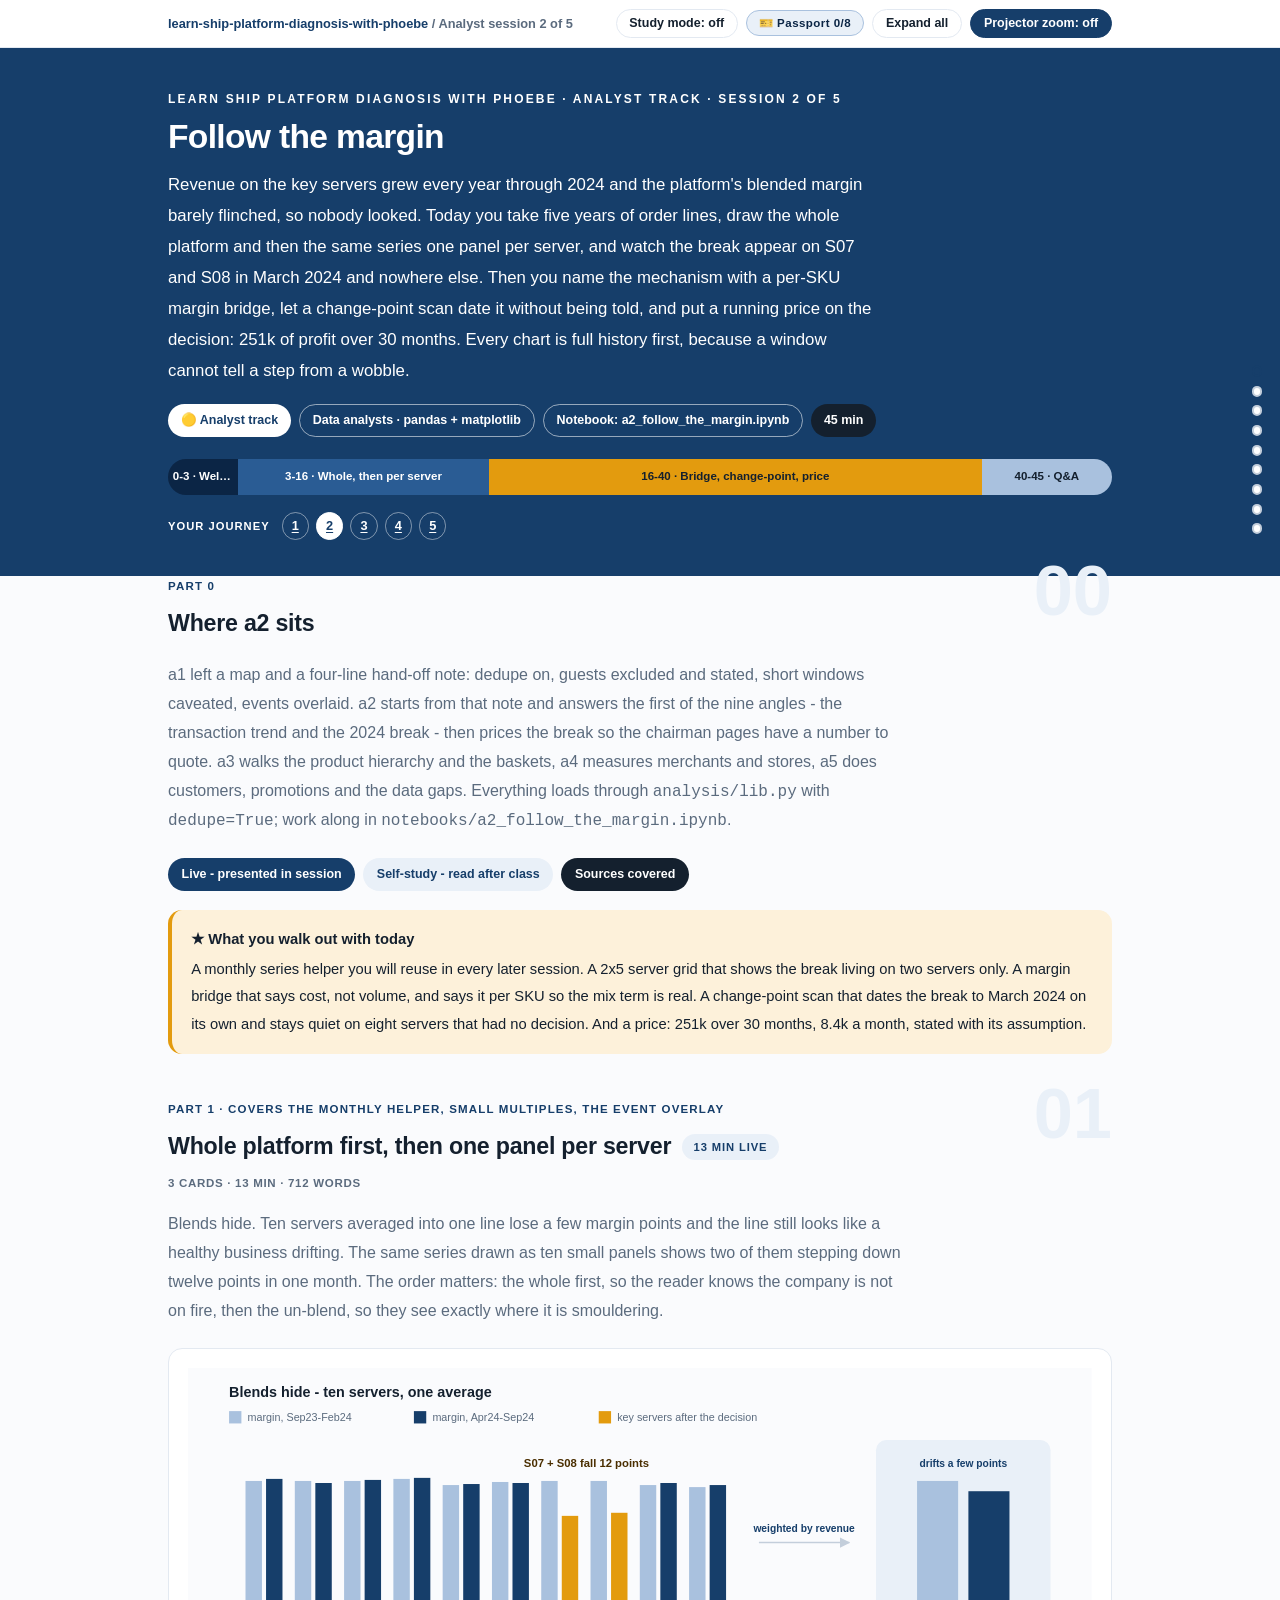
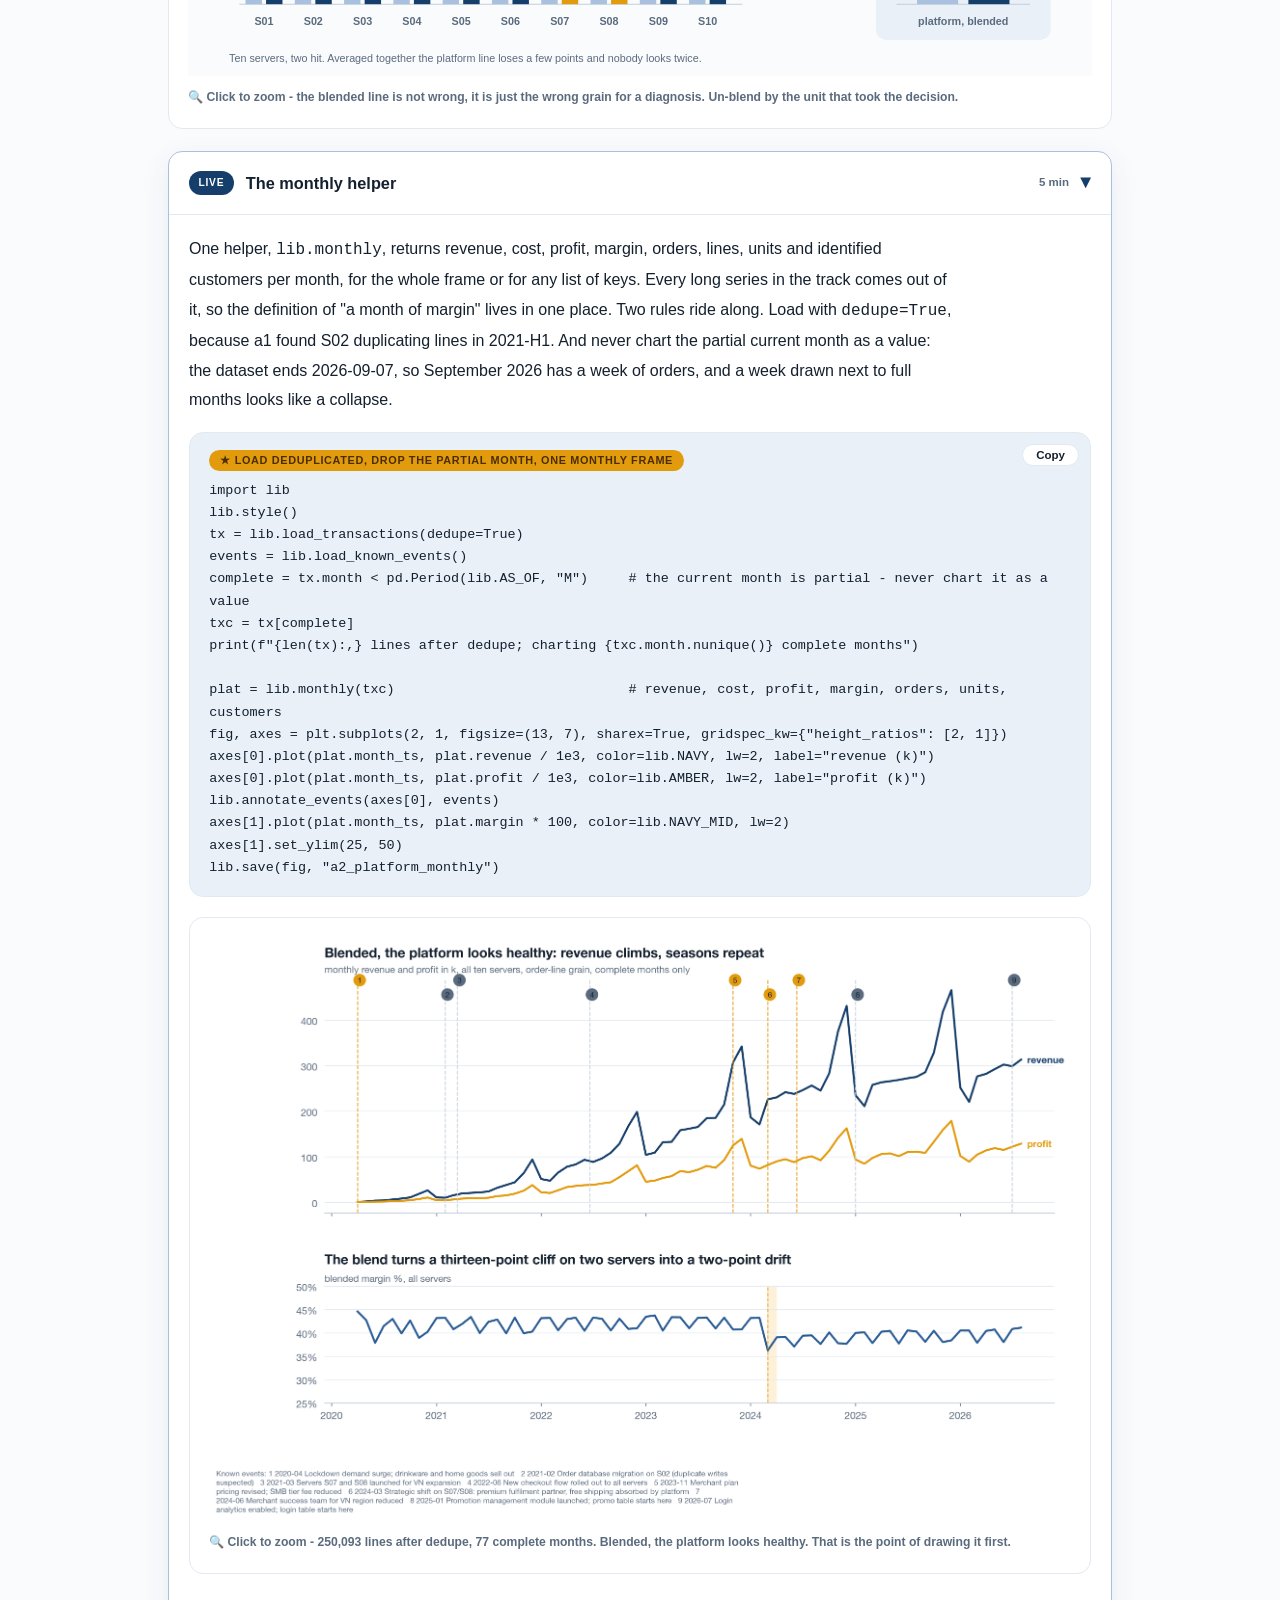
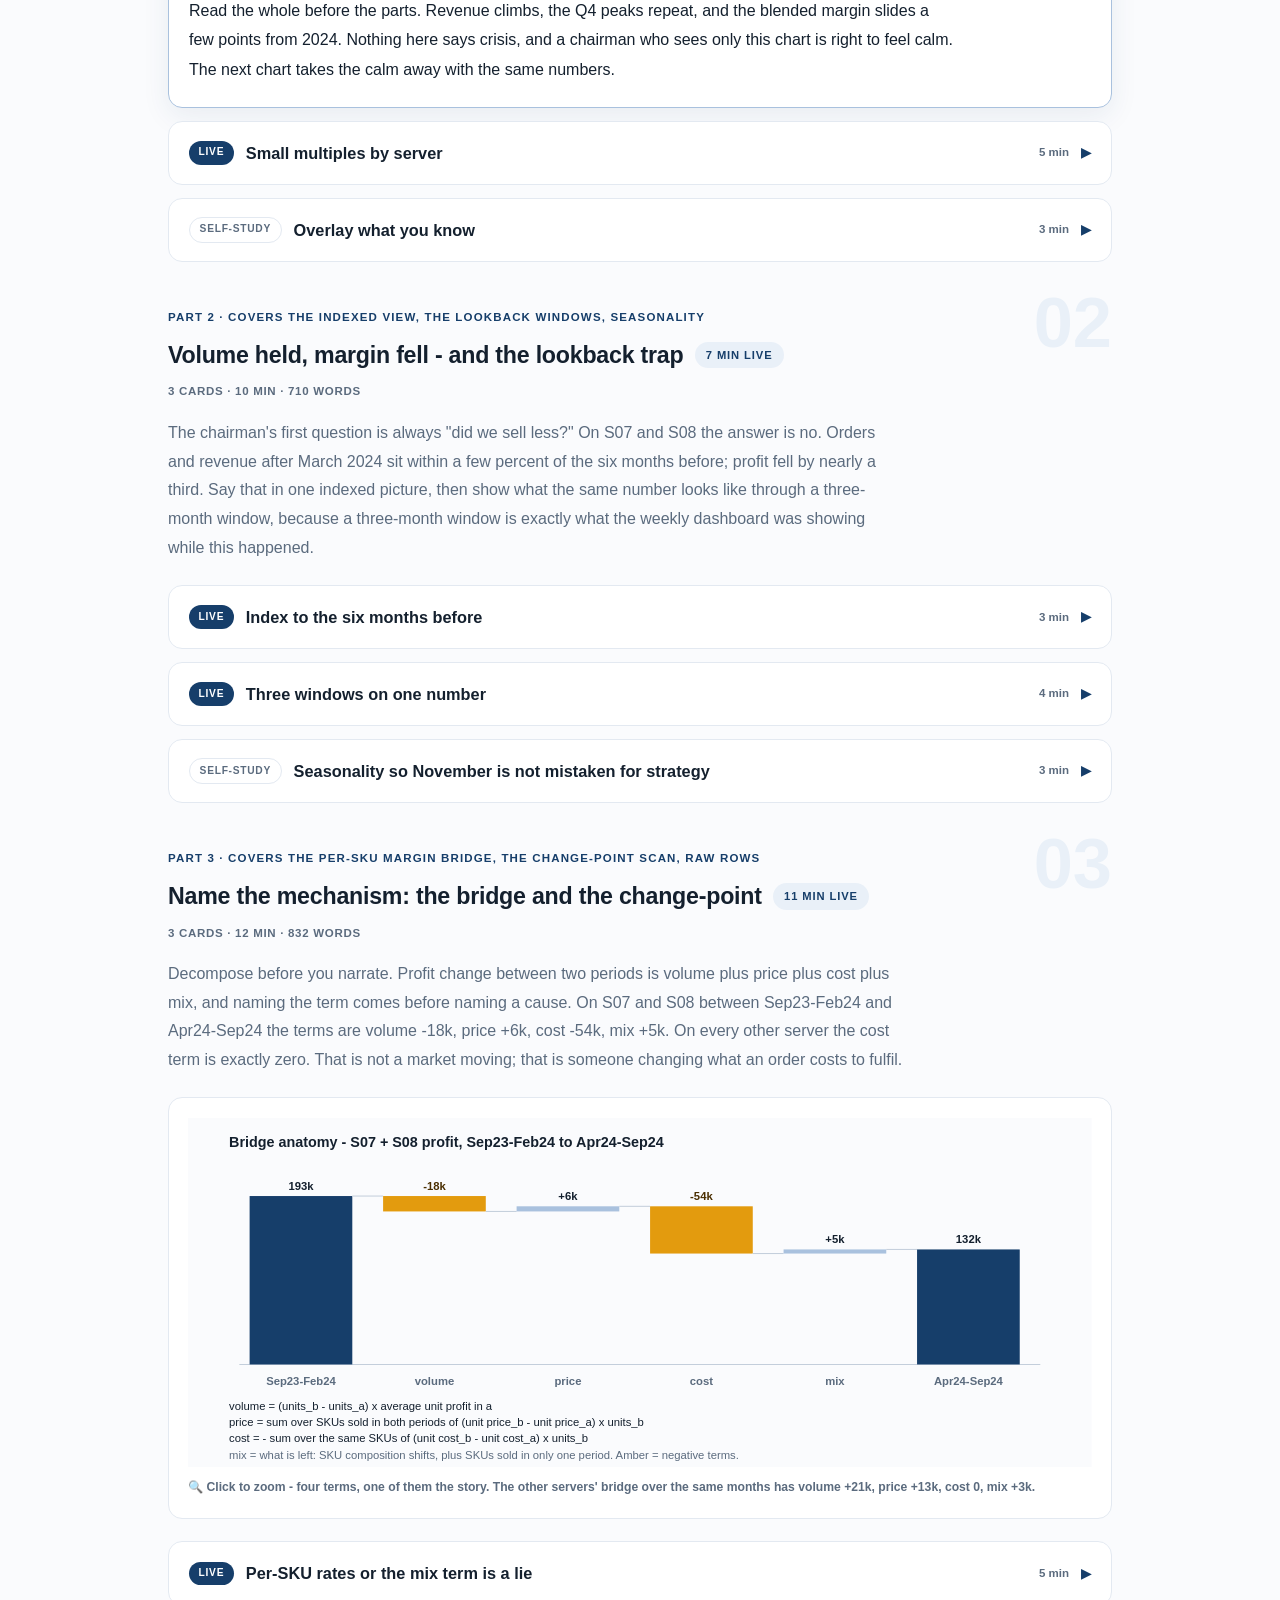
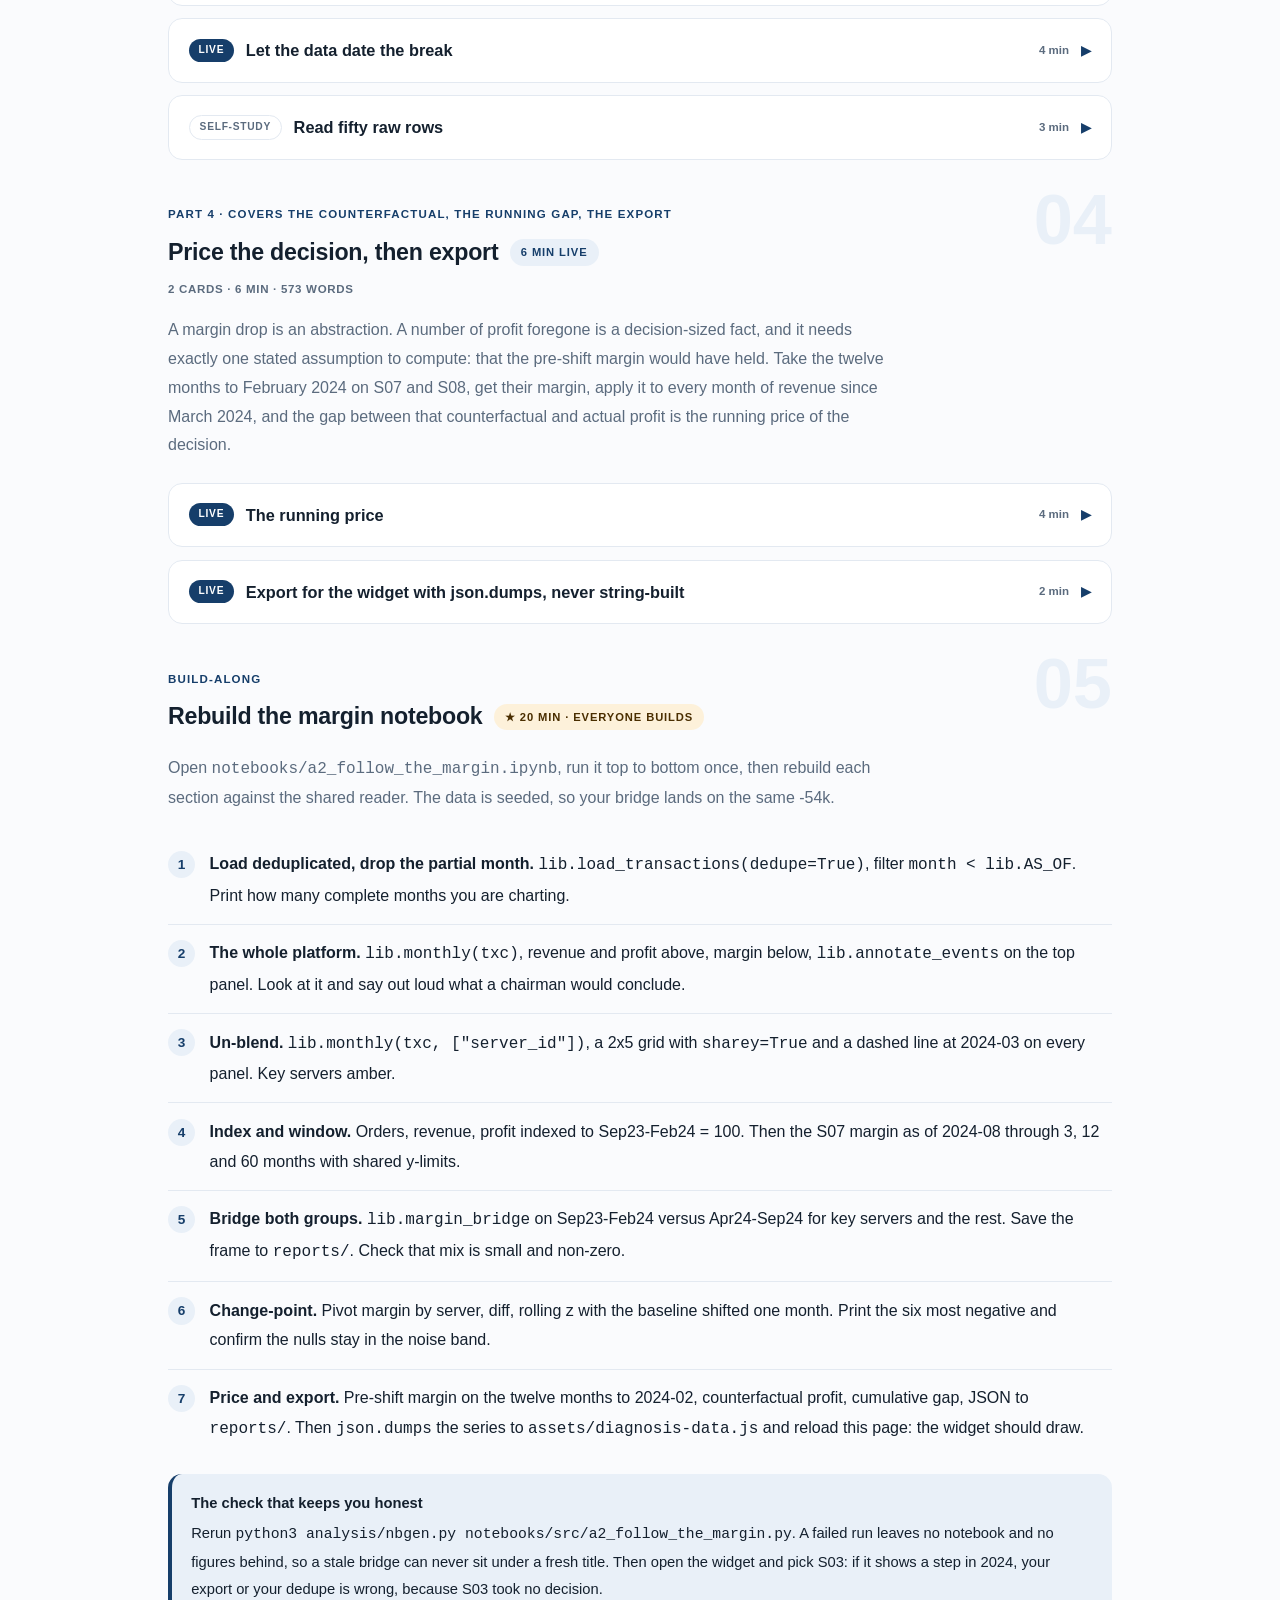
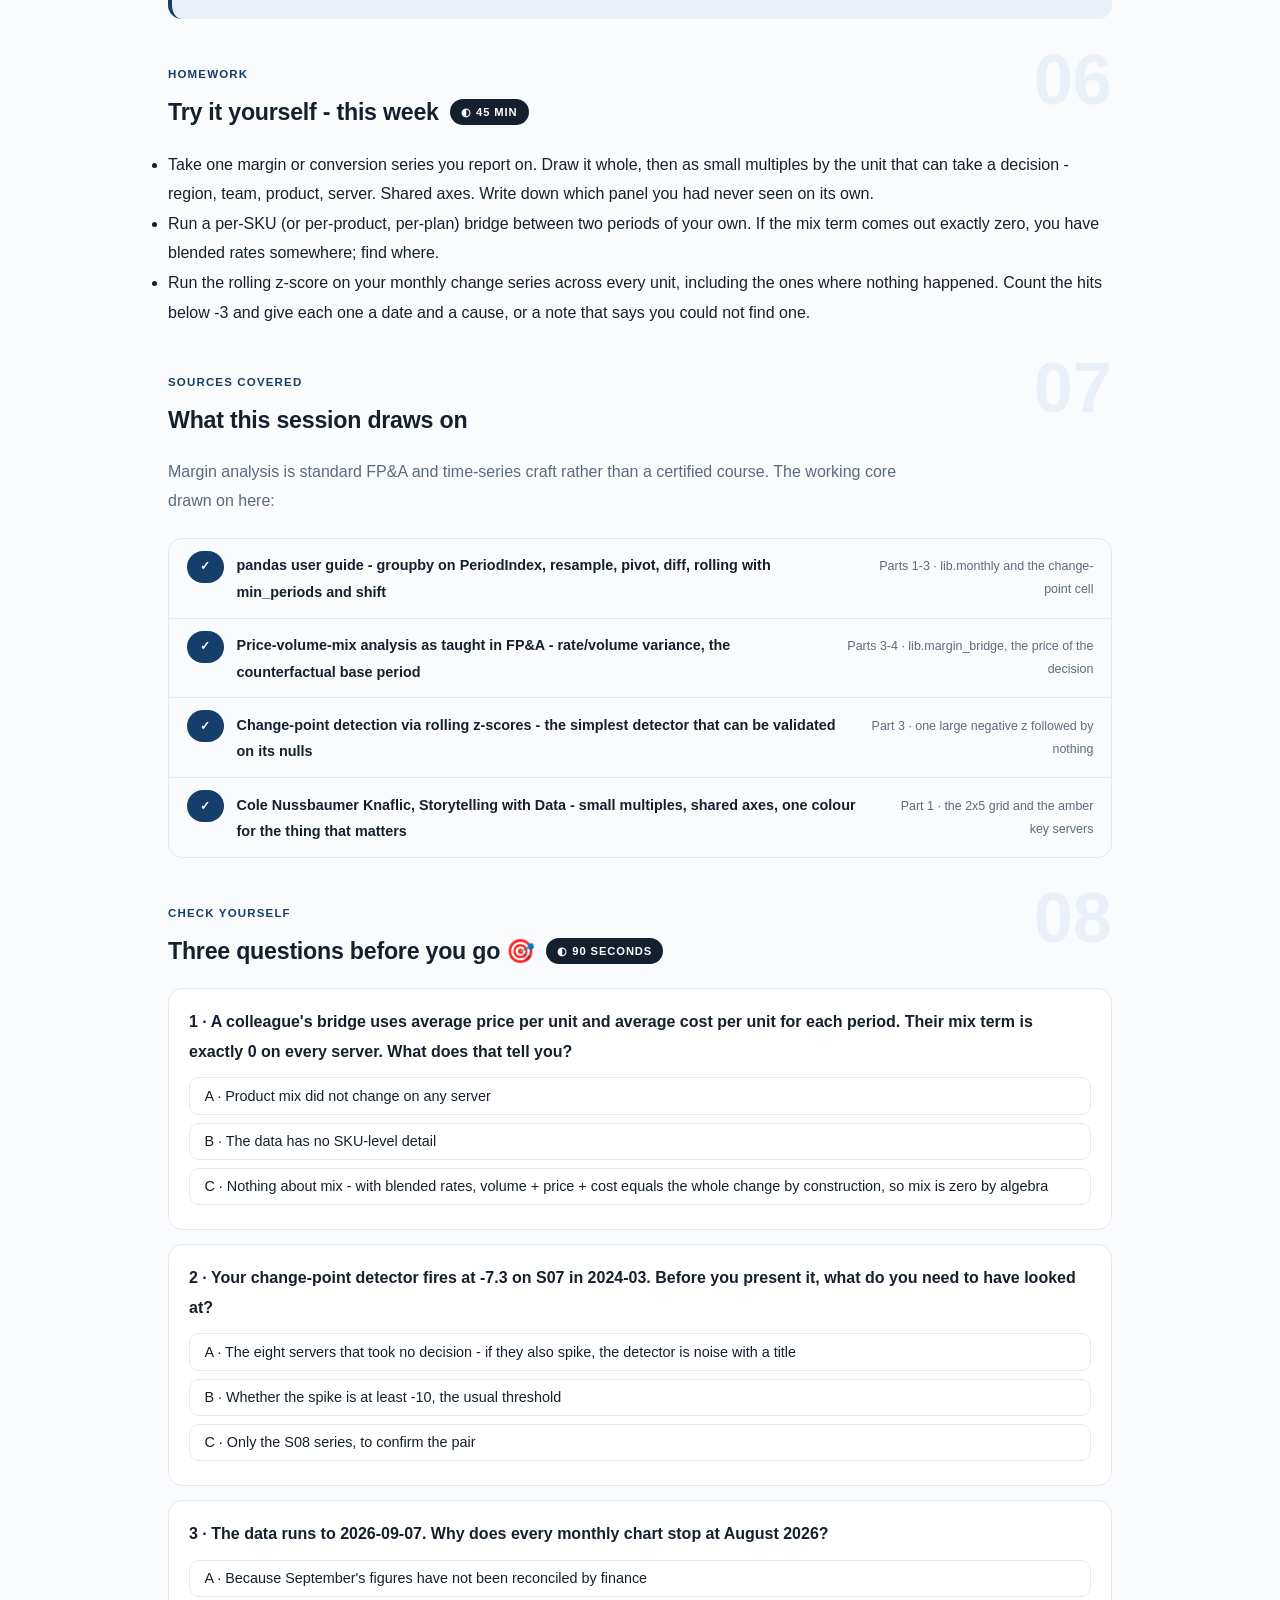
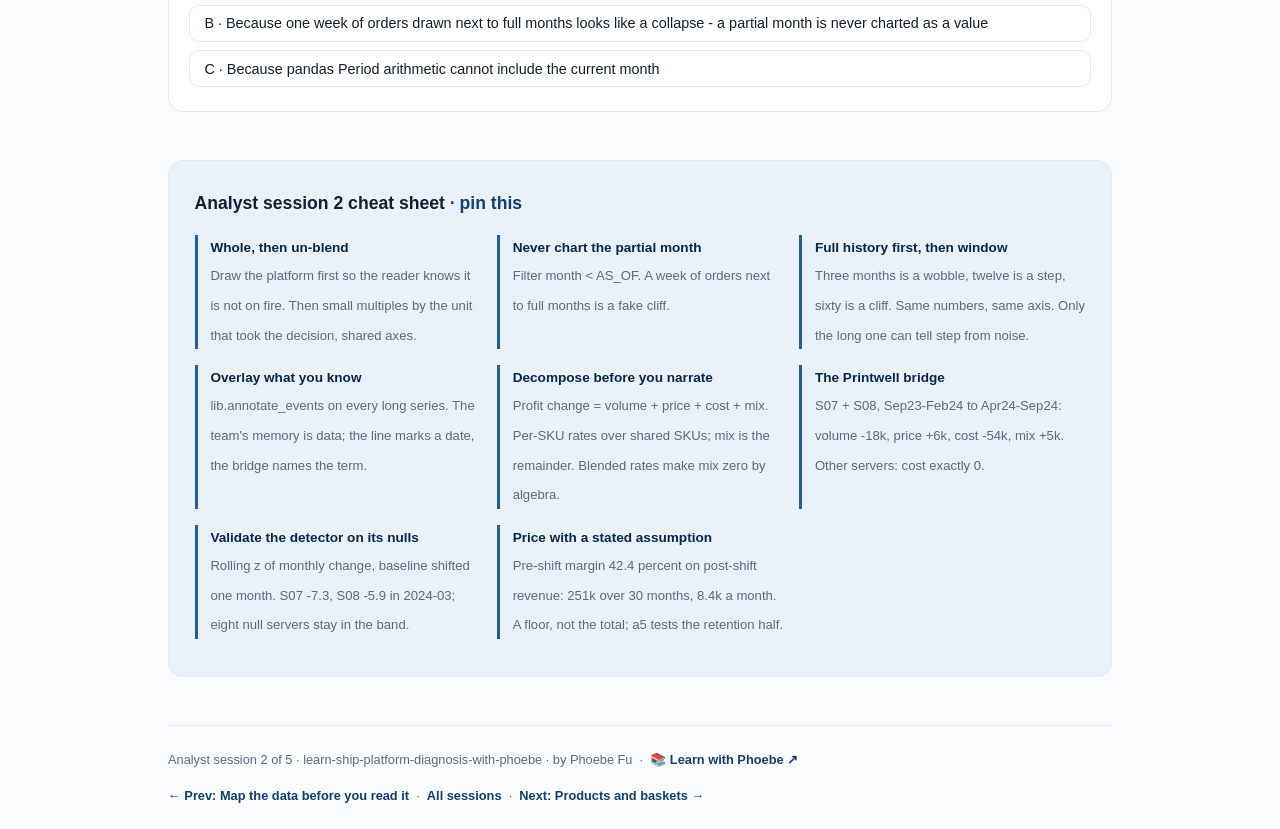
<file: courses/a2-follow-the-margin.html>
<!DOCTYPE html>
<html lang="en">
<head>
<meta charset="UTF-8">
<meta name="viewport" content="width=device-width, initial-scale=1.0">
<!-- social:start -->
<meta name="description" content="Analyst session 2 of 5. Five years of margin, whole platform then one panel per server; the per-SKU margin bridge that names cost as the mechanism behind the 2024 break on S07 and S08; a change-point scan validated on its nulls; and the running price of the decision - in pandas.">
<meta property="og:type" content="article">
<meta property="og:site_name" content="Learn with Phoebe">
<meta property="og:title" content="Follow the margin - learn ship platform diagnosis with phoebe">
<meta property="og:description" content="Analyst session 2 of 5. Small multiples by server, the lookback trap, a per-SKU margin bridge, a change-point scan and the price of a decision - in pandas, on five years of platform data.">
<meta property="og:url" content="https://phoebefu6.github.io/learn-ship-platform-diagnosis-with-phoebe/courses/a2-follow-the-margin.html">
<meta property="og:image" content="https://phoebefu6.github.io/learn-ship-platform-diagnosis-with-phoebe/assets/og-cover.png">
<meta property="og:image:width" content="1200">
<meta property="og:image:height" content="630">
<meta name="twitter:card" content="summary_large_image">
<meta name="twitter:title" content="Follow the margin - learn ship platform diagnosis with phoebe">
<meta name="twitter:description" content="Small multiples by server, the lookback trap, a per-SKU margin bridge, a change-point scan and the price of a decision - in pandas, on five years of platform data.">
<meta name="twitter:image" content="https://phoebefu6.github.io/learn-ship-platform-diagnosis-with-phoebe/assets/og-cover.png">
<!-- social:end -->
<title>Analyst session 2 · Follow the margin - learn ship platform diagnosis with phoebe</title>
<link rel="stylesheet" href="../assets/style.css?v=22">
</head>
<body>

<div class="toolbar">
  <div class="wrap">
    <span class="crumb"><a href="../index.html">learn-ship-platform-diagnosis-with-phoebe</a> / Analyst session 2 of 5</span>
    <button class="btn" id="toggle-all" type="button">Expand all</button>
    <button class="btn primary" id="zoom-toggle" type="button">Projector zoom: off</button>
  </div>
</div>

<header class="masthead">
  <div class="wrap">
    <div class="eyebrow">Learn Ship Platform Diagnosis with Phoebe · Analyst track · Session 2 of 5</div>
    <h1>Follow the <span class="accent">margin</span></h1>
    <p class="sub">Revenue on the key servers grew every year through 2024 and the platform's blended margin barely flinched, so nobody looked. Today you take five years of order lines, draw the whole platform and then the same series one panel per server, and watch the break appear on S07 and S08 in March 2024 and nowhere else. Then you name the mechanism with a per-SKU margin bridge, let a change-point scan date it without being told, and put a running price on the decision: 251k of profit over 30 months. Every chart is full history first, because a window cannot tell a step from a wobble.</p>
    <div class="chip-row">
      <span class="chip level">🟡 Analyst track</span>
      <span class="chip audience">Data analysts · pandas + matplotlib</span>
      <span class="chip audience">Notebook: a2_follow_the_margin.ipynb</span>
      <span class="chip time">45 min</span>
    </div>
    <div class="agenda">
      <span class="a1" style="flex:1">0-3 · Welcome</span>
      <span class="a2" style="flex:4">3-16 · Whole, then per server</span>
      <span class="a3" style="flex:8">16-40 · Bridge, change-point, price</span>
      <span class="a4" style="flex:2">40-45 · Q&amp;A</span>
    </div>
  </div>
</header>

<main class="wrap">

  <!-- ============ INTRO ============ -->
  <section class="section" id="intro">
    <div class="section-kicker">
      <span class="klabel">Part 0</span>
      <h2>Where a2 sits</h2>
    </div>
    <p class="lede">a1 left a map and a four-line hand-off note: dedupe on, guests excluded and stated, short windows caveated, events overlaid. a2 starts from that note and answers the first of the nine angles - the transaction trend and the 2024 break - then prices the break so the chairman pages have a number to quote. a3 walks the product hierarchy and the baskets, a4 measures merchants and stores, a5 does customers, promotions and the data gaps. Everything loads through <code>analysis/lib.py</code> with <code>dedupe=True</code>; work along in <code>notebooks/a2_follow_the_margin.ipynb</code>.</p>
    <div class="legend">
      <span class="pill solid">Live - presented in session</span>
      <span class="pill light">Self-study - read after class</span>
      <span class="pill inkpill">Sources covered</span>
    </div>
    <div class="callout win">
      <strong>★ What you walk out with today</strong>
      A monthly series helper you will reuse in every later session. A 2x5 server grid that shows the break living on two servers only. A margin bridge that says cost, not volume, and says it per SKU so the mix term is real. A change-point scan that dates the break to March 2024 on its own and stays quiet on eight servers that had no decision. And a price: 251k over 30 months, 8.4k a month, stated with its assumption.
    </div>
  </section>

  <!-- ============ PART 1: WHOLE THEN PER SERVER ============ -->
  <section class="section" id="whole">
    <div class="section-kicker">
      <span class="klabel">Part 1 · covers the monthly helper, small multiples, the event overlay</span>
      <h2>Whole platform first, then one panel per server <span class="tag concept">13 min live</span></h2>
    </div>
    <p class="lede">Blends hide. Ten servers averaged into one line lose a few margin points and the line still looks like a healthy business drifting. The same series drawn as ten small panels shows two of them stepping down twelve points in one month. The order matters: the whole first, so the reader knows the company is not on fire, then the un-blend, so they see exactly where it is smouldering.</p>

    <figure class="zoomable">
      <svg viewBox="0 0 880 300" xmlns="http://www.w3.org/2000/svg" role="img" aria-label="Ten pairs of bars, one per server, each showing margin before and after March 2024. Eight pairs barely change. S07 and S08 drop from about 42 to about 30 percent, drawn in amber. An arrow labelled weighted by revenue leads to a single blended pair on the right that moves only a few points.">
        <style>
          .bhT { font: 700 14px Inter, sans-serif; fill: #14202E; }
          .bhL { font: 600 10.5px Inter, sans-serif; fill: #5B6B7E; }
          .bhK { font: 700 11px Inter, sans-serif; fill: #4A2E00; }
          .bhN { font: 400 10.5px Inter, sans-serif; fill: #5B6B7E; }
          .bhE { font: 600 10px Inter, sans-serif; fill: #163E6A; }
        </style>
        <defs>
          <marker id="bhArr" viewBox="0 0 10 10" refX="9" refY="5" markerWidth="7" markerHeight="7" orient="auto"><path d="M0 0 L10 5 L0 10 z" fill="#C3CEDB"/></marker>
        </defs>
        <rect x="0" y="0" width="880" height="300" fill="#FAFBFD"/>
        <text class="bhT" x="40" y="28">Blends hide - ten servers, one average</text>
        <rect x="40" y="42" width="12" height="12" fill="#A9C1DE"/><text class="bhN" x="58" y="52">margin, Sep23-Feb24</text>
        <rect x="220" y="42" width="12" height="12" fill="#163E6A"/><text class="bhN" x="238" y="52">margin, Apr24-Sep24</text>
        <rect x="400" y="42" width="12" height="12" fill="#E39B0E"/><text class="bhN" x="418" y="52">key servers after the decision</text>
        <line x1="50" y1="230" x2="540" y2="230" stroke="#C3CEDB" stroke-width="1"/>
        <rect x="56" y="110" width="16" height="120" fill="#A9C1DE"/><rect x="76" y="108" width="16" height="122" fill="#163E6A"/><text class="bhL" x="74" y="250" text-anchor="middle">S01</text>
        <rect x="104" y="110" width="16" height="120" fill="#A9C1DE"/><rect x="124" y="112" width="16" height="118" fill="#163E6A"/><text class="bhL" x="122" y="250" text-anchor="middle">S02</text>
        <rect x="152" y="110" width="16" height="120" fill="#A9C1DE"/><rect x="172" y="109" width="16" height="121" fill="#163E6A"/><text class="bhL" x="170" y="250" text-anchor="middle">S03</text>
        <rect x="200" y="108" width="16" height="122" fill="#A9C1DE"/><rect x="220" y="107" width="16" height="123" fill="#163E6A"/><text class="bhL" x="218" y="250" text-anchor="middle">S04</text>
        <rect x="248" y="114" width="16" height="116" fill="#A9C1DE"/><rect x="268" y="113" width="16" height="117" fill="#163E6A"/><text class="bhL" x="266" y="250" text-anchor="middle">S05</text>
        <rect x="296" y="111" width="16" height="119" fill="#A9C1DE"/><rect x="316" y="112" width="16" height="118" fill="#163E6A"/><text class="bhL" x="314" y="250" text-anchor="middle">S06</text>
        <rect x="344" y="110" width="16" height="120" fill="#A9C1DE"/><rect x="364" y="144" width="16" height="86" fill="#E39B0E"/><text class="bhL" x="362" y="250" text-anchor="middle">S07</text>
        <rect x="392" y="110" width="16" height="120" fill="#A9C1DE"/><rect x="412" y="141" width="16" height="89" fill="#E39B0E"/><text class="bhL" x="410" y="250" text-anchor="middle">S08</text>
        <rect x="440" y="114" width="16" height="116" fill="#A9C1DE"/><rect x="460" y="112" width="16" height="118" fill="#163E6A"/><text class="bhL" x="458" y="250" text-anchor="middle">S09</text>
        <rect x="488" y="116" width="16" height="114" fill="#A9C1DE"/><rect x="508" y="114" width="16" height="116" fill="#163E6A"/><text class="bhL" x="506" y="250" text-anchor="middle">S10</text>
        <text class="bhK" x="388" y="96" text-anchor="middle">S07 + S08 fall 12 points</text>
        <line x1="556" y1="170" x2="644" y2="170" stroke="#C3CEDB" stroke-width="1.5" marker-end="url(#bhArr)"/>
        <text class="bhE" x="600" y="160" text-anchor="middle">weighted by revenue</text>
        <rect x="670" y="70" width="170" height="195" rx="10" fill="#E9F0F8"/>
        <line x1="690" y1="230" x2="820" y2="230" stroke="#C3CEDB" stroke-width="1"/>
        <rect x="710" y="110" width="40" height="120" fill="#A9C1DE"/>
        <rect x="760" y="120" width="40" height="110" fill="#163E6A"/>
        <text class="bhL" x="755" y="250" text-anchor="middle">platform, blended</text>
        <text class="bhE" x="755" y="96" text-anchor="middle">drifts a few points</text>
        <text class="bhN" x="40" y="286">Ten servers, two hit. Averaged together the platform line loses a few points and nobody looks twice.</text>
      </svg>
      <figcaption>🔍 Click to zoom - the blended line is not wrong, it is just the wrong grain for a diagnosis. Un-blend by the unit that took the decision.</figcaption>
    </figure>

    <details class="card" open>
      <summary><span class="mode live">Live</span> The monthly helper <span class="mini">5 min</span><span class="caret">▶</span></summary>
      <div class="body">
        <p>One helper, <code>lib.monthly</code>, returns revenue, cost, profit, margin, orders, lines, units and identified customers per month, for the whole frame or for any list of keys. Every long series in the track comes out of it, so the definition of "a month of margin" lives in one place. Two rules ride along. Load with <code>dedupe=True</code>, because a1 found S02 duplicating lines in 2021-H1. And never chart the partial current month as a value: the dataset ends 2026-09-07, so September 2026 has a week of orders, and a week drawn next to full months looks like a collapse.</p>
        <div class="prompt-box good"><span class="label">★ Load deduplicated, drop the partial month, one monthly frame</span>import lib
lib.style()
tx = lib.load_transactions(dedupe=True)
events = lib.load_known_events()
complete = tx.month &lt; pd.Period(lib.AS_OF, "M")     # the current month is partial - never chart it as a value
txc = tx[complete]
print(f"{len(tx):,} lines after dedupe; charting {txc.month.nunique()} complete months")

plat = lib.monthly(txc)                             # revenue, cost, profit, margin, orders, units, customers
fig, axes = plt.subplots(2, 1, figsize=(13, 7), sharex=True, gridspec_kw={"height_ratios": [2, 1]})
axes[0].plot(plat.month_ts, plat.revenue / 1e3, color=lib.NAVY, lw=2, label="revenue (k)")
axes[0].plot(plat.month_ts, plat.profit / 1e3, color=lib.AMBER, lw=2, label="profit (k)")
lib.annotate_events(axes[0], events)
axes[1].plot(plat.month_ts, plat.margin * 100, color=lib.NAVY_MID, lw=2)
axes[1].set_ylim(25, 50)
lib.save(fig, "a2_platform_monthly")</div>
        <figure class="zoomable">
          <img src="../figures/a2_platform_monthly.png" alt="Two stacked panels of monthly platform revenue and profit from 2020 to 2026 with known events overlaid, and blended margin percent below. Revenue climbs with repeating Q4 peaks; the blended margin line drifts down only a few points from 2024.">
          <figcaption>🔍 Click to zoom - 250,093 lines after dedupe, 77 complete months. Blended, the platform looks healthy. That is the point of drawing it first.</figcaption>
        </figure>
        <p>Read the whole before the parts. Revenue climbs, the Q4 peaks repeat, and the blended margin slides a few points from 2024. Nothing here says crisis, and a chairman who sees only this chart is right to feel calm. The next chart takes the calm away with the same numbers.</p>
      </div>
    </details>

    <details class="card">
      <summary><span class="mode live">Live</span> Small multiples by server <span class="mini">5 min</span><span class="caret">▶</span></summary>
      <div class="body">
        <p>Same helper, one extra key. Ten panels, shared axes so the eye compares heights honestly, key servers in amber, a faint dashed line at March 2024 on every panel so the reader can see that eight of them do nothing there. Shared y-limits are the whole trick: let matplotlib autoscale each panel and every server looks like it has a dramatic story.</p>
        <div class="prompt-box good"><span class="label">★ The 2x5 grid - shared axes, key servers amber</span>srv = lib.monthly(txc, ["server_id"])
servers = sorted(srv.server_id.unique())
fig, axes = plt.subplots(2, 5, figsize=(15, 6), sharex=True, sharey=True)
for ax, s in zip(axes.ravel(), servers):
    d = srv[srv.server_id == s]
    ax.plot(d.month_ts, d.margin * 100, color=lib.AMBER if s in lib.KEY_SERVERS else lib.NAVY, lw=1.8)
    ax.axvline(pd.Timestamp("2024-03-01"), color=lib.FAINT, ls="--", lw=1)
    ax.set_title(s + (" (key)" if s in lib.KEY_SERVERS else ""), fontsize=11)
    ax.set_ylim(20, 50)
fig.suptitle("Margin % per month, one panel per server - the break lives on S07 and S08 only", x=0.01, ha="left")
lib.save(fig, "a2_server_margin_grid")</div>
        <figure class="zoomable">
          <img src="../figures/a2_server_margin_grid.png" alt="A two by five grid of monthly margin percent, one panel per server, shared axes. Eight navy panels hold near 42 percent throughout. The two amber panels, S07 and S08, step down to about 30 percent at the dashed March 2024 line and stay there.">
          <figcaption>🔍 Click to zoom - S07 went 42.3 percent in 2023 to 30.9 in 2024 and 28.5 in 2025; S08 42.2 to 32.1 to 30.3. Every other server sits within a point of where it was.</figcaption>
        </figure>
        <div class="callout example">
          <span class="ex-pill">Real world</span>
          A regional chain reported group margin every month for two years while one region's margin had halved after a warehouse change. The group line moved less than the seasonal noise. The first small-multiples chart, drawn by a new analyst in an afternoon, ended the debate about whether there was a problem and started the one about who had decided it. Small multiples are not a style choice; they are the only chart that can show where a blended number lives.
        </div>
      </div>
    </details>

    <details class="card">
      <summary><span class="mode self">Self-study</span> Overlay what you know <span class="mini">3 min</span><span class="caret">▶</span></summary>
      <div class="body">
        <p><code>lib.annotate_events</code> draws every row of <code>known_events</code> as a thin dashed line with a short label - amber for business events, faint for technical ones. It goes on every long series, not just the one where you expect a bend, for a plain reason: the first thing a reader does when a line bends is ask "what happened there?", and an analyst who has to look it up loses the room. The team's memory is data. Printwell keeps nine rows of it, which a1 filed as a gap; until there is a real event log, those nine lines are the best context the company has, and they belong on the chart rather than in a footnote.</p>
        <p>Two habits make the overlay honest. Filter by scope when a chart is about one server, using <code>scope_filter</code>, so platform-wide events and that server's events show and other servers' events do not. And never let an overlay do the arguing: the line marks a date, the bridge in Part 3 names the mechanism, and only the two together make a claim.</p>
      </div>
    </details>
  </section>

  <!-- ============ PART 2: VOLUME HELD, LOOKBACK ============ -->
  <section class="section" id="volume">
    <div class="section-kicker">
      <span class="klabel">Part 2 · covers the indexed view, the lookback windows, seasonality</span>
      <h2>Volume held, margin fell - and the lookback trap <span class="tag concept">7 min live</span></h2>
    </div>
    <p class="lede">The chairman's first question is always "did we sell less?" On S07 and S08 the answer is no. Orders and revenue after March 2024 sit within a few percent of the six months before; profit fell by nearly a third. Say that in one indexed picture, then show what the same number looks like through a three-month window, because a three-month window is exactly what the weekly dashboard was showing while this happened.</p>

    <details class="card">
      <summary><span class="mode live">Live</span> Index to the six months before <span class="mini">3 min</span><span class="caret">▶</span></summary>
      <div class="body">
        <p>Index every series to the average of September 2023 through February 2024 = 100. Indexing puts orders, revenue and profit on one axis so the reader sees them diverge; the six-month base smooths a single odd month out of the denominator. Shade March 2024 so the eye lands where the story starts.</p>
        <div class="prompt-box good"><span class="label">★ Orders, revenue and profit on the key servers, indexed</span>key = lib.monthly(txc[txc.is_key])
base = key[(key.month &gt;= pd.Period("2023-09", "M")) &amp; (key.month &lt;= pd.Period("2024-02", "M"))]
idx = key[(key.month &gt;= pd.Period("2023-03", "M")) &amp; (key.month &lt;= pd.Period("2025-02", "M"))].copy()
for c in ["orders", "revenue", "profit"]:
    idx[c + "_i"] = idx[c] / base[c].mean() * 100
fig, ax = plt.subplots(figsize=(12, 5))
ax.plot(idx.month_ts, idx.orders_i, color=lib.NAVY, lw=2, label="orders")
ax.plot(idx.month_ts, idx.revenue_i, color=lib.NAVY_MID, lw=2, label="revenue")
ax.plot(idx.month_ts, idx.profit_i, color=lib.AMBER, lw=2.5, label="profit")
ax.axhline(100, color=lib.FAINT, lw=1)
ax.axvspan(pd.Timestamp("2024-03-01"), pd.Timestamp("2024-03-31"), color=lib.AMBER_50)
lib.save(fig, "a2_volume_held_margin_fell")</div>
        <figure class="zoomable">
          <img src="../figures/a2_volume_held_margin_fell.png" alt="Three indexed lines for S07 plus S08 from March 2023 to February 2025 with Sep 2023 to Feb 2024 average as 100. Orders and revenue stay near 100 through the shaded March 2024 band; profit drops by roughly a third and stays down.">
          <figcaption>🔍 Click to zoom - Dec23-Feb24 against Apr24-Jun24: orders -4.2 percent, revenue -4.4 percent, profit -31.8 percent, margin 42.3 to 30.2.</figcaption>
        </figure>
        <p>Print the three-month comparison as a table under the chart. A chart persuades; a table of four rows is what gets pasted into the email that follows. Both come from the same <code>key</code> frame, so they cannot disagree.</p>
      </div>
    </details>

    <details class="card">
      <summary><span class="mode live">Live</span> Three windows on one number <span class="mini">4 min</span><span class="caret">▶</span></summary>
      <div class="body">
        <p>Take the S07 margin series as of August 2024, five months after the break, and draw it three times: the last three months, the last twelve, the full history. Same numbers, same axis limits. The three-month view is a wobble around 29. The twelve-month view is a step. The full view is a cliff with four flat years in front of it. Anyone running the business off a trailing-quarter dashboard in 2024 saw the first panel and was right, from inside that window, to see nothing.</p>
        <div class="prompt-box good"><span class="label">★ One series, three windows, same y-axis</span>s07 = srv[srv.server_id == "S07"].set_index("month")
asof = pd.Period("2024-08", "M")
fig, axes = plt.subplots(1, 3, figsize=(15, 4.2))
for ax, n, label in zip(axes, [3, 12, 60], ["last 3 months", "last 12 months", "full history"]):
    d = s07.loc[asof - n + 1: asof]
    ax.plot(d.month_ts, d.margin * 100, color=lib.AMBER, lw=2.2, marker="o" if n == 3 else None)
    ax.set_title(f"S07 margin % - {label}")
    ax.set_ylim(20, 50)                              # shared limits or the comparison is theatre
    if n &gt; 3:
        ax.axvline(pd.Timestamp("2024-03-01"), color=lib.FAINT, ls="--")
lib.save(fig, "a2_lookback_windows")</div>
        <figure class="zoomable">
          <img src="../figures/a2_lookback_windows.png" alt="Three panels of S07 margin percent as of August 2024 on a shared 20 to 50 axis. The three-month panel shows a flat wobble near 29. The twelve-month panel shows a step down at the dashed March 2024 line. The full-history panel shows four years near 42 then a cliff.">
          <figcaption>🔍 Click to zoom - only the long window shows a step rather than a wobble. Full history first, then window: it is the first methodology law for a reason.</figcaption>
        </figure>
        <p>Now do it yourself, on the real monthly numbers the notebook exports. The widget below draws the course dataset, not a model. Change <code>data-series</code> to <code>S08</code>, <code>S03</code> or <code>platform</code> in the page source to repeat the exercise on a second hit, a null server and the blend.</p>
        <div class="lb" data-series="S07" data-asof="2024-08"></div>
        <div class="callout tip">
          <strong>How to read the widget</strong>
          Start where it opens: 3 mo, margin, as of 2024-08. That is the dashboard view - a flat line near 29 with nothing to explain. Click 12 mo and the step appears. Click all and the four flat years before it appear too, which is what turns a step into a decision. Then switch the metric to orders and revenue and notice that neither steps. Finally drag as-of back to 2024-03 and forward month by month: the earliest a three-month window could have shown the break is the month it happened, and by 2024-06 it has already forgotten.
        </div>
      </div>
    </details>

    <details class="card">
      <summary><span class="mode self">Self-study</span> Seasonality so November is not mistaken for strategy <span class="mini">3 min</span><span class="caret">▶</span></summary>
      <div class="body">
        <p>Printwell's revenue by month of year, averaged over the five complete years 2021-2025 and indexed to 100: Q4 carries the year and February is the trough. This chart exists so that two mistakes cannot be made later. Nobody credits a Q4 initiative for a Q4 peak that happens every year, and nobody blames a February dip on a January decision. It also explains the volume term of the bridge in Part 3: comparing Sep-Feb with Apr-Sep bakes in a seasonal difference, and the same difference shows up on the servers that had no decision, which is how you know it is season and not the decision.</p>
        <figure class="zoomable">
          <img src="../figures/a2_seasonality.png" alt="Bar chart of platform revenue by month of year, 2021 to 2025 average indexed to 100. October, November and December stand well above 100 in amber; February is the lowest bar.">
          <figcaption>🔍 Click to zoom - Q4 above 120 in amber, February the trough. Compare like-for-like months or difference out the season before reading any change.</figcaption>
        </figure>
      </div>
    </details>
  </section>

  <!-- ============ PART 3: BRIDGE AND CHANGE-POINT ============ -->
  <section class="section" id="mechanism">
    <div class="section-kicker">
      <span class="klabel">Part 3 · covers the per-SKU margin bridge, the change-point scan, raw rows</span>
      <h2>Name the mechanism: the bridge and the change-point <span class="tag concept">11 min live</span></h2>
    </div>
    <p class="lede">Decompose before you narrate. Profit change between two periods is volume plus price plus cost plus mix, and naming the term comes before naming a cause. On S07 and S08 between Sep23-Feb24 and Apr24-Sep24 the terms are volume -18k, price +6k, cost -54k, mix +5k. On every other server the cost term is exactly zero. That is not a market moving; that is someone changing what an order costs to fulfil.</p>

    <figure class="zoomable">
      <svg viewBox="0 0 880 340" xmlns="http://www.w3.org/2000/svg" role="img" aria-label="A waterfall of six bars for S07 plus S08 profit: start 193k, volume minus 18k, price plus 6k, cost minus 54k, mix plus 5k, end 132k. The cost bar is by far the largest and is amber. Under the chart, one formula line per term.">
        <style>
          .brT { font: 700 14px Inter, sans-serif; fill: #14202E; }
          .brV { font: 700 11px Inter, sans-serif; fill: #14202E; }
          .brA { font: 700 11px Inter, sans-serif; fill: #4A2E00; }
          .brL { font: 600 11px Inter, sans-serif; fill: #5B6B7E; }
          .brF { font: 400 11px Inter, sans-serif; fill: #14202E; }
          .brM { font: 400 11px Inter, sans-serif; fill: #5B6B7E; }
        </style>
        <rect x="0" y="0" width="880" height="340" fill="#FAFBFD"/>
        <text class="brT" x="40" y="28">Bridge anatomy - S07 + S08 profit, Sep23-Feb24 to Apr24-Sep24</text>
        <line x1="50" y1="240" x2="830" y2="240" stroke="#C3CEDB" stroke-width="1"/>
        <rect x="60" y="76" width="100" height="164" fill="#163E6A"/>
        <text class="brV" x="110" y="70" text-anchor="middle">193k</text>
        <line x1="160" y1="76" x2="190" y2="76" stroke="#C3CEDB" stroke-width="1"/>
        <rect x="190" y="76" width="100" height="15" fill="#E39B0E"/>
        <text class="brA" x="240" y="70" text-anchor="middle">-18k</text>
        <line x1="290" y1="91" x2="320" y2="91" stroke="#C3CEDB" stroke-width="1"/>
        <rect x="320" y="86" width="100" height="5" fill="#A9C1DE"/>
        <text class="brV" x="370" y="80" text-anchor="middle">+6k</text>
        <line x1="420" y1="86" x2="450" y2="86" stroke="#C3CEDB" stroke-width="1"/>
        <rect x="450" y="86" width="100" height="46" fill="#E39B0E"/>
        <text class="brA" x="500" y="80" text-anchor="middle">-54k</text>
        <line x1="550" y1="132" x2="580" y2="132" stroke="#C3CEDB" stroke-width="1"/>
        <rect x="580" y="128" width="100" height="4" fill="#A9C1DE"/>
        <text class="brV" x="630" y="122" text-anchor="middle">+5k</text>
        <line x1="680" y1="128" x2="710" y2="128" stroke="#C3CEDB" stroke-width="1"/>
        <rect x="710" y="128" width="100" height="112" fill="#163E6A"/>
        <text class="brV" x="760" y="122" text-anchor="middle">132k</text>
        <text class="brL" x="110" y="260" text-anchor="middle">Sep23-Feb24</text>
        <text class="brL" x="240" y="260" text-anchor="middle">volume</text>
        <text class="brL" x="370" y="260" text-anchor="middle">price</text>
        <text class="brL" x="500" y="260" text-anchor="middle">cost</text>
        <text class="brL" x="630" y="260" text-anchor="middle">mix</text>
        <text class="brL" x="760" y="260" text-anchor="middle">Apr24-Sep24</text>
        <text class="brF" x="40" y="284">volume = (units_b - units_a) x average unit profit in a</text>
        <text class="brF" x="40" y="300">price = sum over SKUs sold in both periods of (unit price_b - unit price_a) x units_b</text>
        <text class="brF" x="40" y="316">cost = - sum over the same SKUs of (unit cost_b - unit cost_a) x units_b</text>
        <text class="brM" x="40" y="332">mix = what is left: SKU composition shifts, plus SKUs sold in only one period. Amber = negative terms.</text>
      </svg>
      <figcaption>🔍 Click to zoom - four terms, one of them the story. The other servers' bridge over the same months has volume +21k, price +13k, cost 0, mix +3k.</figcaption>
    </figure>

    <details class="card">
      <summary><span class="mode live">Live</span> Per-SKU rates or the mix term is a lie <span class="mini">5 min</span><span class="caret">▶</span></summary>
      <div class="body">
        <p>The tempting shortcut is a blended bridge: average price per unit and average cost per unit for each period, times units. It is quick and it is wrong in a specific way. If price and cost effects are computed on blended rates, then volume + price + cost equals the whole profit change by construction, and mix comes out as exactly zero every time. A term that is zero by algebra is not a finding; it is a column you forgot to compute. <code>lib.margin_bridge</code> computes price and cost per SKU, over the SKUs sold in both periods, at period-b units, and lets mix be the remainder: composition shifts and SKUs that appear in only one period. On S07 and S08 mix is +5k, small but real, which is what a mix term is supposed to look like when nothing happened to mix.</p>
        <div class="prompt-box good"><span class="label">★ Two bridges, key servers against the rest, same months</span>def slice_(d, a, b):
    return d[(d.month &gt;= pd.Period(a, "M")) &amp; (d.month &lt;= pd.Period(b, "M"))]

bridges = {}
for name, d in [("S07 + S08", txc[txc.is_key]), ("other servers", txc[~txc.is_key])]:
    bridges[name] = lib.margin_bridge(slice_(d, "2023-09", "2024-02"), slice_(d, "2024-04", "2024-09"))
bridge = pd.DataFrame(bridges).round(0)
bridge.to_csv(lib.REPORTS / "a2_margin_bridge.csv")    # c2 quotes this file, never a retyped number
bridge</div>
        <figure class="zoomable">
          <img src="../figures/a2_margin_bridge.png" alt="Two waterfall charts side by side. S07 plus S08: start 193k, volume minus 18k, price plus 6k, cost minus 54k in a tall amber bar, mix plus 5k, end 132k. Other servers: start 395k, volume plus 21k, price plus 13k, cost exactly zero, mix plus 3k, end 432k.">
          <figcaption>🔍 Click to zoom - on the key servers the term is cost; on the rest the term is volume and the cost bar has no height at all.</figcaption>
        </figure>
        <table class="clean">
          <thead><tr><th>Term</th><th>S07 + S08</th><th>Other servers</th><th>Reading</th></tr></thead>
          <tbody>
            <tr><td>start</td><td>193k</td><td>395k</td><td>profit, Sep23-Feb24</td></tr>
            <tr><td>volume</td><td>-18k</td><td>+21k</td><td>seasonal, similar shape on both groups</td></tr>
            <tr><td>price</td><td>+6k</td><td>+13k</td><td>prices did nothing unusual</td></tr>
            <tr><td>cost</td><td>-54k</td><td>0</td><td>the whole story, and only here</td></tr>
            <tr><td>mix</td><td>+5k</td><td>+3k</td><td>small and real, as a mix term should be</td></tr>
            <tr><td>end</td><td>132k</td><td>432k</td><td>profit, Apr24-Sep24</td></tr>
          </tbody>
        </table>
        <p>Price did nothing, mix did little, volume was seasonal and moved the same way on both groups. Cost is the term, and it is confined to two servers. <code>known_events</code> has a candidate dated 2024-03-01. The bridge does not prove the event caused the cost; it proves that whatever happened was a cost change and not a demand change, which rules out most of the explanations the room will offer.</p>
      </div>
    </details>

    <details class="card">
      <summary><span class="mode live">Live</span> Let the data date the break <span class="mini">4 min</span><span class="caret">▶</span></summary>
      <div class="body">
        <p>The bridge needs you to choose the periods, and choosing them with the event date in hand is a small circularity. So run a detector that has never heard of March 2024: the month-over-month change in margin per server, standardised against the trailing twelve months of its own changes, shifted one month so the month under test does not sit in its own baseline. A step shows as one large negative z followed by nothing, because after the step the changes are small again.</p>
        <div class="prompt-box good"><span class="label">★ Rolling z-score of the monthly margin change, every server</span>piv = srv.pivot(index="month", columns="server_id", values="margin")
dz = piv.diff()
z = (dz - dz.rolling(12, min_periods=6).mean().shift(1)) / dz.rolling(12, min_periods=6).std().shift(1)
hits = z.stack().reset_index(); hits.columns = ["month", "server_id", "z"]
top = hits.sort_values("z").head(6)
top.to_csv(lib.REPORTS / "a2_changepoints.csv", index=False)
fig, ax = plt.subplots(figsize=(13, 4))
for s in servers:
    ax.plot(z.index.to_timestamp(), z[s], color=lib.AMBER if s in lib.KEY_SERVERS else lib.FAINT, lw=1.6 if s in lib.KEY_SERVERS else 1)
ax.axhline(-3, color=lib.RED, ls=":", lw=1)
lib.save(fig, "a2_changepoint")</div>
        <figure class="zoomable">
          <img src="../figures/a2_changepoint.png" alt="Line chart of rolling z-scores of monthly margin change for ten servers from 2020 to 2026. Eight faint lines wobble between plus and minus two. Two amber lines, S07 and S08, spike to about minus 7 and minus 6 in March 2024 and return to the noise band.">
          <figcaption>🔍 Click to zoom - S07 at -7.3 and S08 at -5.9 in 2024-03. The next hit is S02 in 2021-03 at -3.1, the duplicate-load half-year a1 found; then nothing below -2.5.</figcaption>
        </figure>
        <p>The detector is validated on its nulls as much as its hits. Eight servers took no decision, and eight servers produce no spike beyond noise - that is what makes the two amber spikes evidence rather than decoration. A detector that fires everywhere is a random number generator with a title. The one extra hit it does raise, S02 in 2021-03, is the duplicate-load defect from a1 leaking into margin, which is a second correct answer, not a false alarm.</p>
        <div class="callout tip">
          <strong>Shift the baseline</strong>
          The <code>.shift(1)</code> is not cosmetic. Without it the month being tested is part of its own mean and standard deviation, a big step inflates its own baseline, and the z-score shrinks toward respectability. Detectors that include the observation in the null are the most common reason a real break scores only -2.
        </div>
      </div>
    </details>

    <details class="card">
      <summary><span class="mode self">Self-study</span> Read fifty raw rows <span class="mini">3 min</span><span class="caret">▶</span></summary>
      <div class="body">
        <p>Before trusting a cost story, read the raw lines. Pull fifty rows from S07 after March 2024 and fifty from before, same SKUs where you can, and look at <code>unit_cost</code> with your own eyes. Ask what it actually is. In many warehouses "unit cost" is a live supplier cost that changes when the supplier does; in many others it is a standard cost re-allocated once a year by finance, and a step in it means an accounting decision, not a fulfilment one. The bridge cannot tell those apart. Fifty rows and one question to whoever owns the column usually can.</p>
        <p>a1 already filed the answer for Printwell: cost is a unit constant per SKU in <code>dim_product</code>, so the 2024 step is a change to what the platform books per unit, and there is no fulfilment cost per order anywhere in the data. That is why c3 recommends collecting one. Reading rows is how you find out what your aggregate is made of; it takes ten minutes and it has saved more analyses than any model.</p>
      </div>
    </details>
  </section>

  <!-- ============ PART 4: PRICE AND EXPORT ============ -->
  <section class="section" id="price">
    <div class="section-kicker">
      <span class="klabel">Part 4 · covers the counterfactual, the running gap, the export</span>
      <h2>Price the decision, then export <span class="tag concept">6 min live</span></h2>
    </div>
    <p class="lede">A margin drop is an abstraction. A number of profit foregone is a decision-sized fact, and it needs exactly one stated assumption to compute: that the pre-shift margin would have held. Take the twelve months to February 2024 on S07 and S08, get their margin, apply it to every month of revenue since March 2024, and the gap between that counterfactual and actual profit is the running price of the decision.</p>

    <details class="card">
      <summary><span class="mode live">Live</span> The running price <span class="mini">4 min</span><span class="caret">▶</span></summary>
      <div class="body">
        <div class="prompt-box good"><span class="label">★ Pre-shift margin applied to post-shift revenue; the gap accumulates</span>pre12 = key[(key.month &gt;= pd.Period("2023-03", "M")) &amp; (key.month &lt;= pd.Period("2024-02", "M"))]
old_margin = pre12.profit.sum() / pre12.revenue.sum()
post = key[key.month &gt;= pd.Period("2024-03", "M")].copy()
post["counterfactual"] = post.revenue * old_margin
post["gap"] = post.counterfactual - post.profit
post["cum_gap"] = post.gap.cumsum()
fig, ax = plt.subplots(figsize=(12, 4.6))
ax.fill_between(post.month_ts, post.profit / 1e3, post.counterfactual / 1e3, color=lib.AMBER_50)
ax.plot(post.month_ts, post.counterfactual / 1e3, color=lib.NAVY_SOFT, lw=2, ls="--", label=f"profit at the pre-shift margin ({old_margin*100:.1f}%)")
ax.plot(post.month_ts, post.profit / 1e3, color=lib.AMBER, lw=2.2, label="actual profit")
ax2 = ax.twinx(); ax2.plot(post.month_ts, post.cum_gap / 1e3, color=lib.INK, lw=1.4, ls=":", label="cumulative gap (right axis)")
lib.save(fig, "a2_price_of_decision")
price = {"old_margin_pct": round(old_margin * 100, 1), "cum_gap_k": round(post.gap.sum() / 1e3),
         "months": int(len(post)), "avg_gap_per_month_k": round(post.gap.mean() / 1e3, 1)}
json.dump(price, open(lib.REPORTS / "a2_price_of_decision.json", "w"), indent=1)</div>
        <figure class="zoomable">
          <img src="../figures/a2_price_of_decision.png" alt="Monthly profit on S07 plus S08 from March 2024 to August 2026. A dashed navy line shows profit at the pre-shift margin of 42.4 percent, an amber line shows actual profit below it, the gap is shaded amber, and a dotted line on the right axis climbs to about 251k.">
          <figcaption>🔍 Click to zoom - 251k of profit over 30 months at the pre-shift margin of 42.4 percent, 8.4k a month, still running.</figcaption>
        </figure>
        <p>State the assumption in the caption and the chart title, every time: this is what profit would have been had the margin held, and holding the margin is exactly the thing in question. Whether the cost change also cost customers is a different question with a different method - a5 tests it with cohorts and finds the repeat rate on these servers fell two quarters later - so the 251k is a floor, not an estimate of total damage, and the page says so. Revenue on the key servers went 686k in 2023 to 884k in 2024 to 765k in 2025; profit 290k to 224k between 2023 and 2025. Growth and loss at the same time is why nobody noticed.</p>
        <div class="callout example">
          <span class="ex-pill">Real world</span>
          Finance teams price decisions this way every quarter under the name "rate/volume variance", and the counterfactual margin is always the argument. Pick a base period that is too short and one good month sets the bar; pick one that spans an earlier change and you price two decisions as one. Twelve months ending the month before the break is the conventional compromise, and the convention is worth following because it is the one the CFO will recognise.
        </div>
      </div>
    </details>

    <details class="card">
      <summary><span class="mode live">Live</span> Export for the widget with json.dumps, never string-built <span class="mini">2 min</span><span class="caret">▶</span></summary>
      <div class="body">
        <p>The lookback widget on this page and on c1 draws real monthly numbers, and those numbers come from this notebook. Build a plain dict of lists per series, round the values so the file is small, and serialise with <code>json.dumps</code>. Never assemble JSON by string concatenation: one unescaped quote or a stray <code>NaN</code> produces a file that is invalid JavaScript, the widget silently renders nothing, and the page looks like the export never ran. A serialiser fails loudly at write time, which is where you want it to fail.</p>
        <div class="prompt-box good"><span class="label">★ One dict, one json.dumps, one file the pages load</span>export = {}
for s in ["S07", "S08", "S03", "S01"]:
    d = srv[srv.server_id == s]
    export[s] = {"months": [str(m) for m in d.month], "revenue": [round(v) for v in d.revenue],
                 "profit": [round(v) for v in d.profit], "orders": [int(v) for v in d.orders],
                 "margin": [round(v * 100, 1) for v in d.margin]}
export["platform"] = {"months": [str(m) for m in plat.month], "revenue": [round(v) for v in plat.revenue],
                      "profit": [round(v) for v in plat.profit], "orders": [int(v) for v in plat.orders],
                      "margin": [round(v * 100, 1) for v in plat.margin]}
(lib.ROOT / "assets" / "diagnosis-data.js").write_text("window.DIAG_SERIES = " + json.dumps(export) + ";\n")</div>
        <p>The same cell writes <code>reports/a2_server_year_summary.csv</code>, the server-by-year table c2 reads. Every number a chairman page quotes traces back to a file a notebook wrote, so a rerun of the notebook updates the page and a retyped number is impossible.</p>
      </div>
    </details>
  </section>

  <!-- ============ DEMO ============ -->
  <section class="section" id="demo">
    <div class="section-kicker">
      <span class="klabel">Build-along</span>
      <h2>Rebuild the margin notebook <span class="tag demo">★ 20 min · everyone builds</span></h2>
    </div>
    <p class="lede">Open <code>notebooks/a2_follow_the_margin.ipynb</code>, run it top to bottom once, then rebuild each section against the shared reader. The data is seeded, so your bridge lands on the same -54k.</p>
    <div class="steps">
      <div class="step"><p><strong>Load deduplicated, drop the partial month.</strong> <code>lib.load_transactions(dedupe=True)</code>, filter <code>month &lt; lib.AS_OF</code>. Print how many complete months you are charting.</p></div>
      <div class="step"><p><strong>The whole platform.</strong> <code>lib.monthly(txc)</code>, revenue and profit above, margin below, <code>lib.annotate_events</code> on the top panel. Look at it and say out loud what a chairman would conclude.</p></div>
      <div class="step"><p><strong>Un-blend.</strong> <code>lib.monthly(txc, ["server_id"])</code>, a 2x5 grid with <code>sharey=True</code> and a dashed line at 2024-03 on every panel. Key servers amber.</p></div>
      <div class="step"><p><strong>Index and window.</strong> Orders, revenue, profit indexed to Sep23-Feb24 = 100. Then the S07 margin as of 2024-08 through 3, 12 and 60 months with shared y-limits.</p></div>
      <div class="step"><p><strong>Bridge both groups.</strong> <code>lib.margin_bridge</code> on Sep23-Feb24 versus Apr24-Sep24 for key servers and the rest. Save the frame to <code>reports/</code>. Check that mix is small and non-zero.</p></div>
      <div class="step"><p><strong>Change-point.</strong> Pivot margin by server, diff, rolling z with the baseline shifted one month. Print the six most negative and confirm the nulls stay in the noise band.</p></div>
      <div class="step"><p><strong>Price and export.</strong> Pre-shift margin on the twelve months to 2024-02, counterfactual profit, cumulative gap, JSON to <code>reports/</code>. Then <code>json.dumps</code> the series to <code>assets/diagnosis-data.js</code> and reload this page: the widget should draw.</p></div>
    </div>
    <div class="callout tip">
      <strong>The check that keeps you honest</strong>
      Rerun <code>python3 analysis/nbgen.py notebooks/src/a2_follow_the_margin.py</code>. A failed run leaves no notebook and no figures behind, so a stale bridge can never sit under a fresh title. Then open the widget and pick S03: if it shows a step in 2024, your export or your dedupe is wrong, because S03 took no decision.
    </div>
  </section>

  <!-- ============ EXERCISE ============ -->
  <section class="section" id="exercise">
    <div class="section-kicker">
      <span class="klabel">Homework</span>
      <h2>Try it yourself - this week <span class="tag exercise">◐ 45 min</span></h2>
    </div>
    <ul>
      <li>Take one margin or conversion series you report on. Draw it whole, then as small multiples by the unit that can take a decision - region, team, product, server. Shared axes. Write down which panel you had never seen on its own.</li>
      <li>Run a per-SKU (or per-product, per-plan) bridge between two periods of your own. If the mix term comes out exactly zero, you have blended rates somewhere; find where.</li>
      <li>Run the rolling z-score on your monthly change series across every unit, including the ones where nothing happened. Count the hits below -3 and give each one a date and a cause, or a note that says you could not find one.</li>
    </ul>
  </section>

  <!-- ============ SOURCES ============ -->
  <section class="section" id="official">
    <div class="section-kicker">
      <span class="klabel">Sources covered</span>
      <h2>What this session draws on</h2>
    </div>
    <p class="lede">Margin analysis is standard FP&amp;A and time-series craft rather than a certified course. The working core drawn on here:</p>
    <div class="covered">
      <div class="covered-row"><span class="status pill solid">✓</span><span class="name">pandas user guide - groupby on PeriodIndex, resample, pivot, diff, rolling with min_periods and shift</span><span class="note">Parts 1-3 · lib.monthly and the change-point cell</span></div>
      <div class="covered-row"><span class="status pill solid">✓</span><span class="name">Price-volume-mix analysis as taught in FP&amp;A - rate/volume variance, the counterfactual base period</span><span class="note">Parts 3-4 · lib.margin_bridge, the price of the decision</span></div>
      <div class="covered-row"><span class="status pill solid">✓</span><span class="name">Change-point detection via rolling z-scores - the simplest detector that can be validated on its nulls</span><span class="note">Part 3 · one large negative z followed by nothing</span></div>
      <div class="covered-row"><span class="status pill solid">✓</span><span class="name">Cole Nussbaumer Knaflic, Storytelling with Data - small multiples, shared axes, one colour for the thing that matters</span><span class="note">Part 1 · the 2x5 grid and the amber key servers</span></div>
    </div>
  </section>

  <!-- ============ QUIZ ============ -->
  <section class="section" id="quiz">
    <div class="section-kicker">
      <span class="klabel">Check yourself</span>
      <h2>Three questions before you go 🎯 <span class="tag exercise">◐ 90 seconds</span></h2>
    </div>
    <div class="quiz-q" data-answer="2">
      <p class="qtext">1 · A colleague's bridge uses average price per unit and average cost per unit for each period. Their mix term is exactly 0 on every server. What does that tell you?</p>
      <button class="qopt" type="button">A · Product mix did not change on any server</button>
      <button class="qopt" type="button">B · The data has no SKU-level detail</button>
      <button class="qopt" type="button">C · Nothing about mix - with blended rates, volume + price + cost equals the whole change by construction, so mix is zero by algebra</button>
      <p class="qwhy">A blended-rate bridge cannot produce a mix term; the remainder is identically zero. Per-SKU rates over the shared SKUs, with mix as the remainder, is what makes mix a measurement. On S07 and S08 it comes out +5k: small, non-zero, believable.</p>
    </div>
    <div class="quiz-q" data-answer="0">
      <p class="qtext">2 · Your change-point detector fires at -7.3 on S07 in 2024-03. Before you present it, what do you need to have looked at?</p>
      <button class="qopt" type="button">A · The eight servers that took no decision - if they also spike, the detector is noise with a title</button>
      <button class="qopt" type="button">B · Whether the spike is at least -10, the usual threshold</button>
      <button class="qopt" type="button">C · Only the S08 series, to confirm the pair</button>
      <p class="qwhy">A detector validated only on its hits is worth nothing: every method finds the event you already know about. The null servers staying inside the noise band is the evidence. Printwell's do, and the one extra hit, S02 in 2021-03, has a known cause.</p>
    </div>
    <div class="quiz-q" data-answer="1">
      <p class="qtext">3 · The data runs to 2026-09-07. Why does every monthly chart stop at August 2026?</p>
      <button class="qopt" type="button">A · Because September's figures have not been reconciled by finance</button>
      <button class="qopt" type="button">B · Because one week of orders drawn next to full months looks like a collapse - a partial month is never charted as a value</button>
      <button class="qopt" type="button">C · Because pandas Period arithmetic cannot include the current month</button>
      <p class="qwhy">A partial month is a fraction of a month dressed as a whole one. Filtering on <code>month &lt; AS_OF</code> in the shared reader means every notebook drops it the same way and no chart ends in a fake cliff.</p>
    </div>
    <p class="quiz-score"></p>
  </section>

  <!-- ============ CHEAT SHEET ============ -->
  <section class="cheat" id="cheatsheet">
    <h3>Analyst session 2 cheat sheet <span>· pin this</span></h3>
    <div class="grid-2">
      <div class="cheat-item"><b>Whole, then un-blend</b><span>Draw the platform first so the reader knows it is not on fire. Then small multiples by the unit that took the decision, shared axes.</span></div>
      <div class="cheat-item"><b>Never chart the partial month</b><span>Filter month &lt; AS_OF. A week of orders next to full months is a fake cliff.</span></div>
      <div class="cheat-item"><b>Full history first, then window</b><span>Three months is a wobble, twelve is a step, sixty is a cliff. Same numbers, same axis. Only the long one can tell step from noise.</span></div>
      <div class="cheat-item"><b>Overlay what you know</b><span>lib.annotate_events on every long series. The team's memory is data; the line marks a date, the bridge names the term.</span></div>
      <div class="cheat-item"><b>Decompose before you narrate</b><span>Profit change = volume + price + cost + mix. Per-SKU rates over shared SKUs; mix is the remainder. Blended rates make mix zero by algebra.</span></div>
      <div class="cheat-item"><b>The Printwell bridge</b><span>S07 + S08, Sep23-Feb24 to Apr24-Sep24: volume -18k, price +6k, cost -54k, mix +5k. Other servers: cost exactly 0.</span></div>
      <div class="cheat-item"><b>Validate the detector on its nulls</b><span>Rolling z of monthly change, baseline shifted one month. S07 -7.3, S08 -5.9 in 2024-03; eight null servers stay in the band.</span></div>
      <div class="cheat-item"><b>Price with a stated assumption</b><span>Pre-shift margin 42.4 percent on post-shift revenue: 251k over 30 months, 8.4k a month. A floor, not the total; a5 tests the retention half.</span></div>
    </div>
  </section>

  <footer class="pagefoot">
    <span>Analyst session 2 of 5 · learn-ship-platform-diagnosis-with-phoebe · by Phoebe Fu &nbsp;·&nbsp; 📚 <a href="https://phoebefu6.github.io/learn-with-phoebe/">Learn with Phoebe ↗</a></span>
    <span><a href="a1-map-the-data-before-you-read-it.html">← Prev: Map the data before you read it</a> &nbsp;·&nbsp; <a href="../index.html">All sessions</a> &nbsp;·&nbsp; <a href="a3-products-and-baskets.html">Next: Products and baskets →</a></span>
  </footer>

</main>

<script src="../assets/diagnosis-data.js?v=1"></script>
<script src="../assets/lookback-live.js?v=1"></script>
<script src="../assets/app.js?v=20"></script>
</body>
</html>
</file>
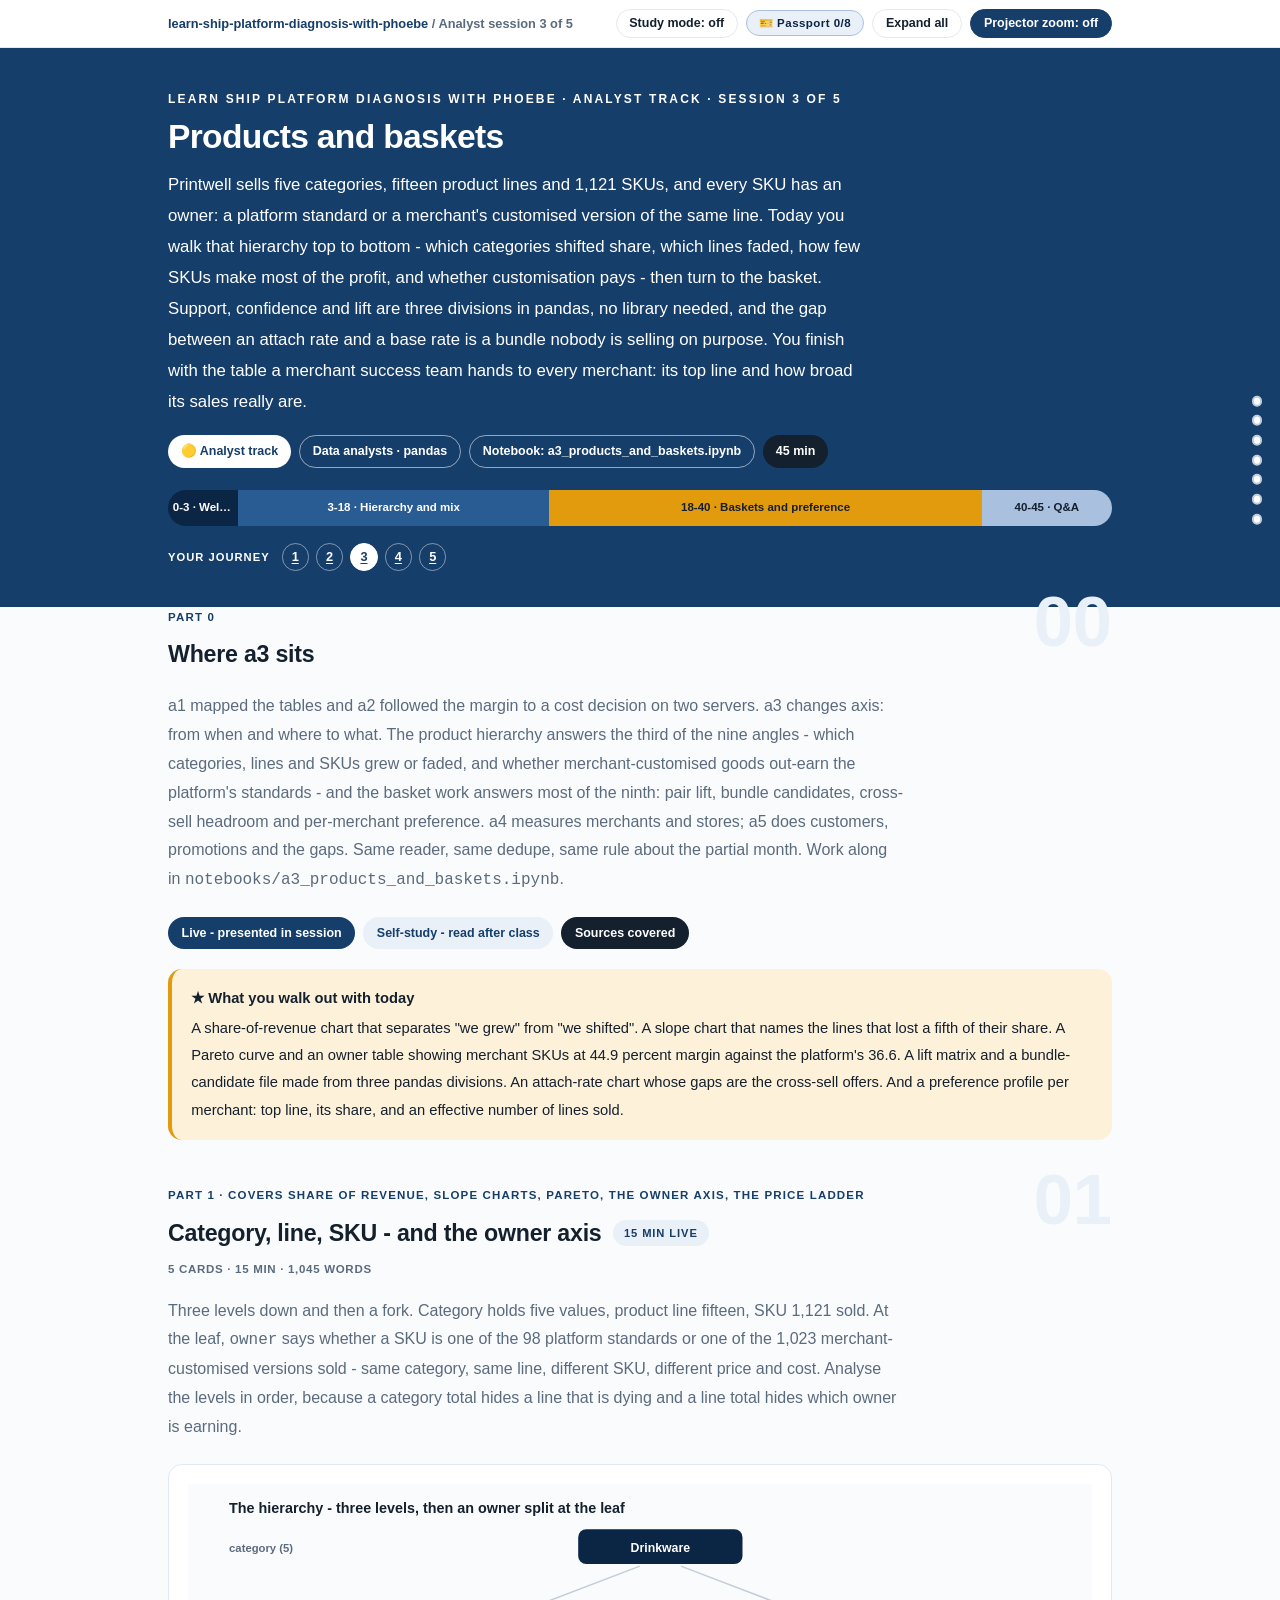
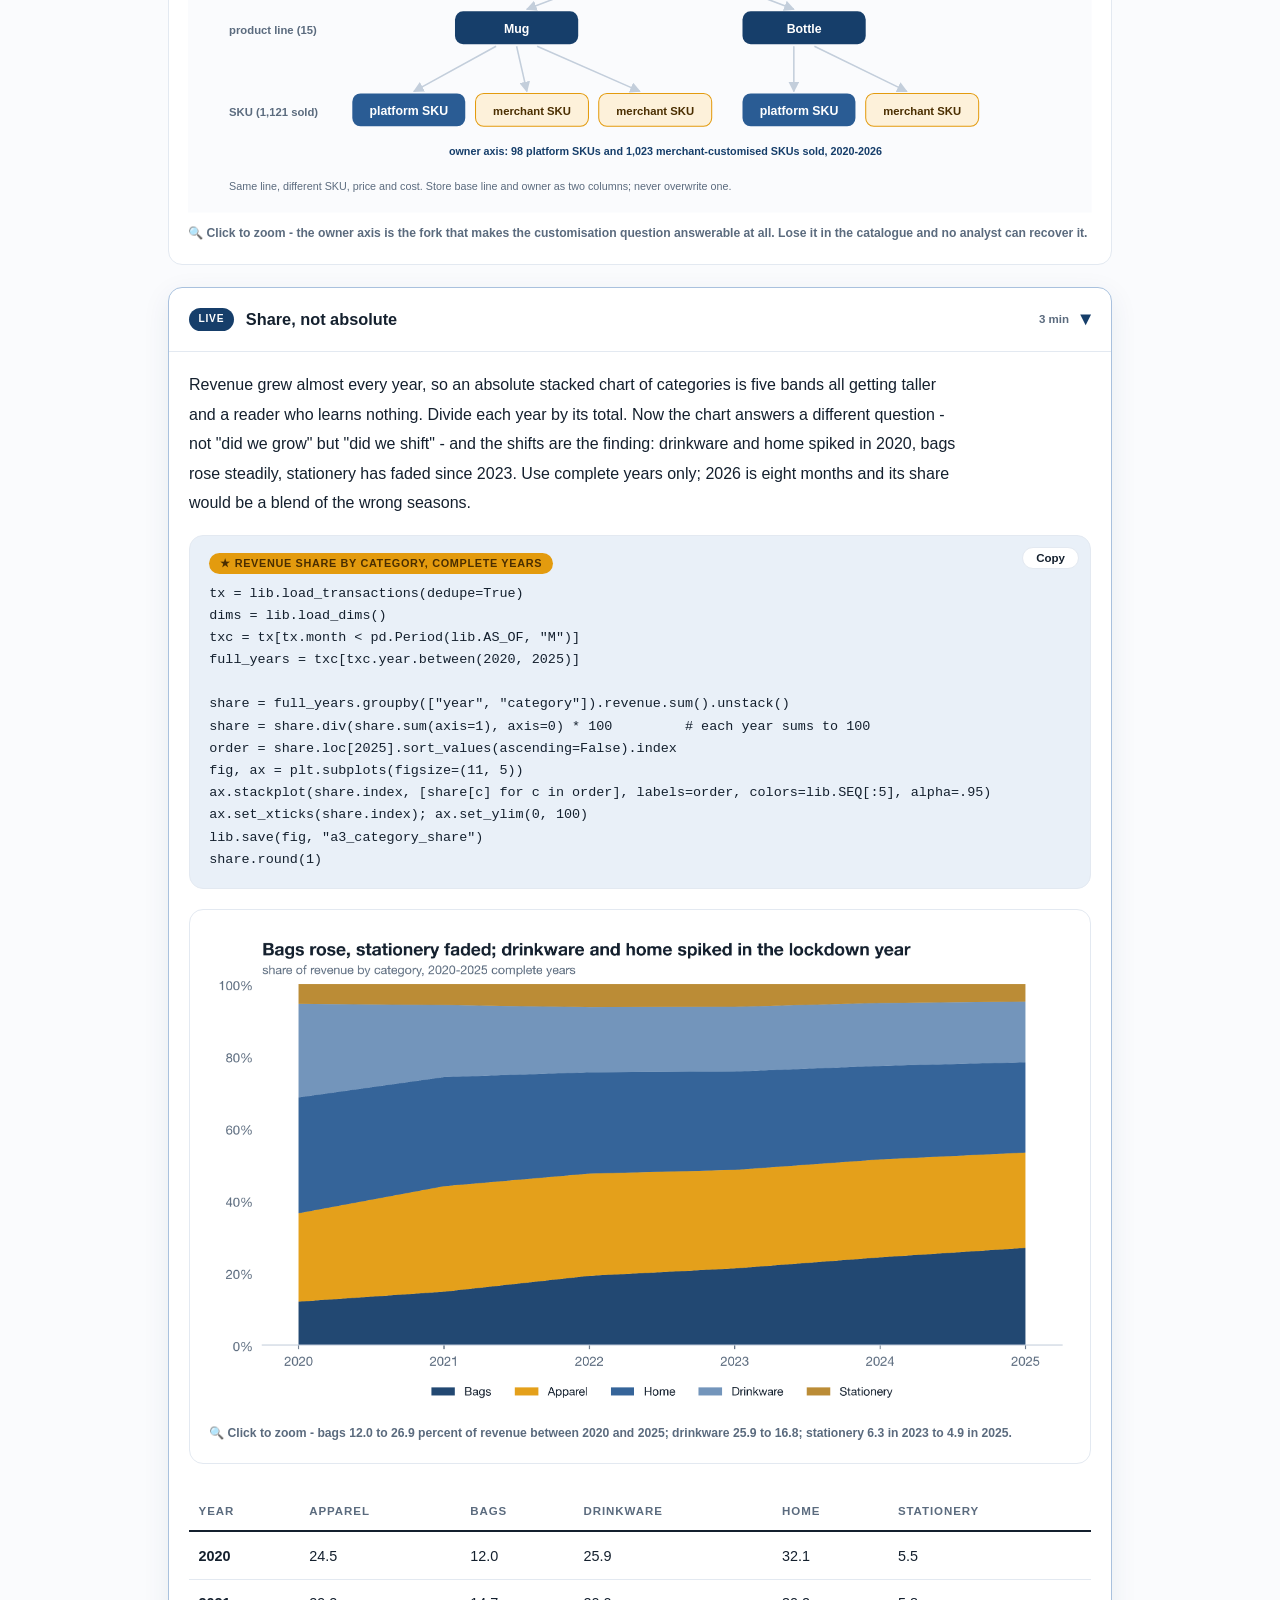
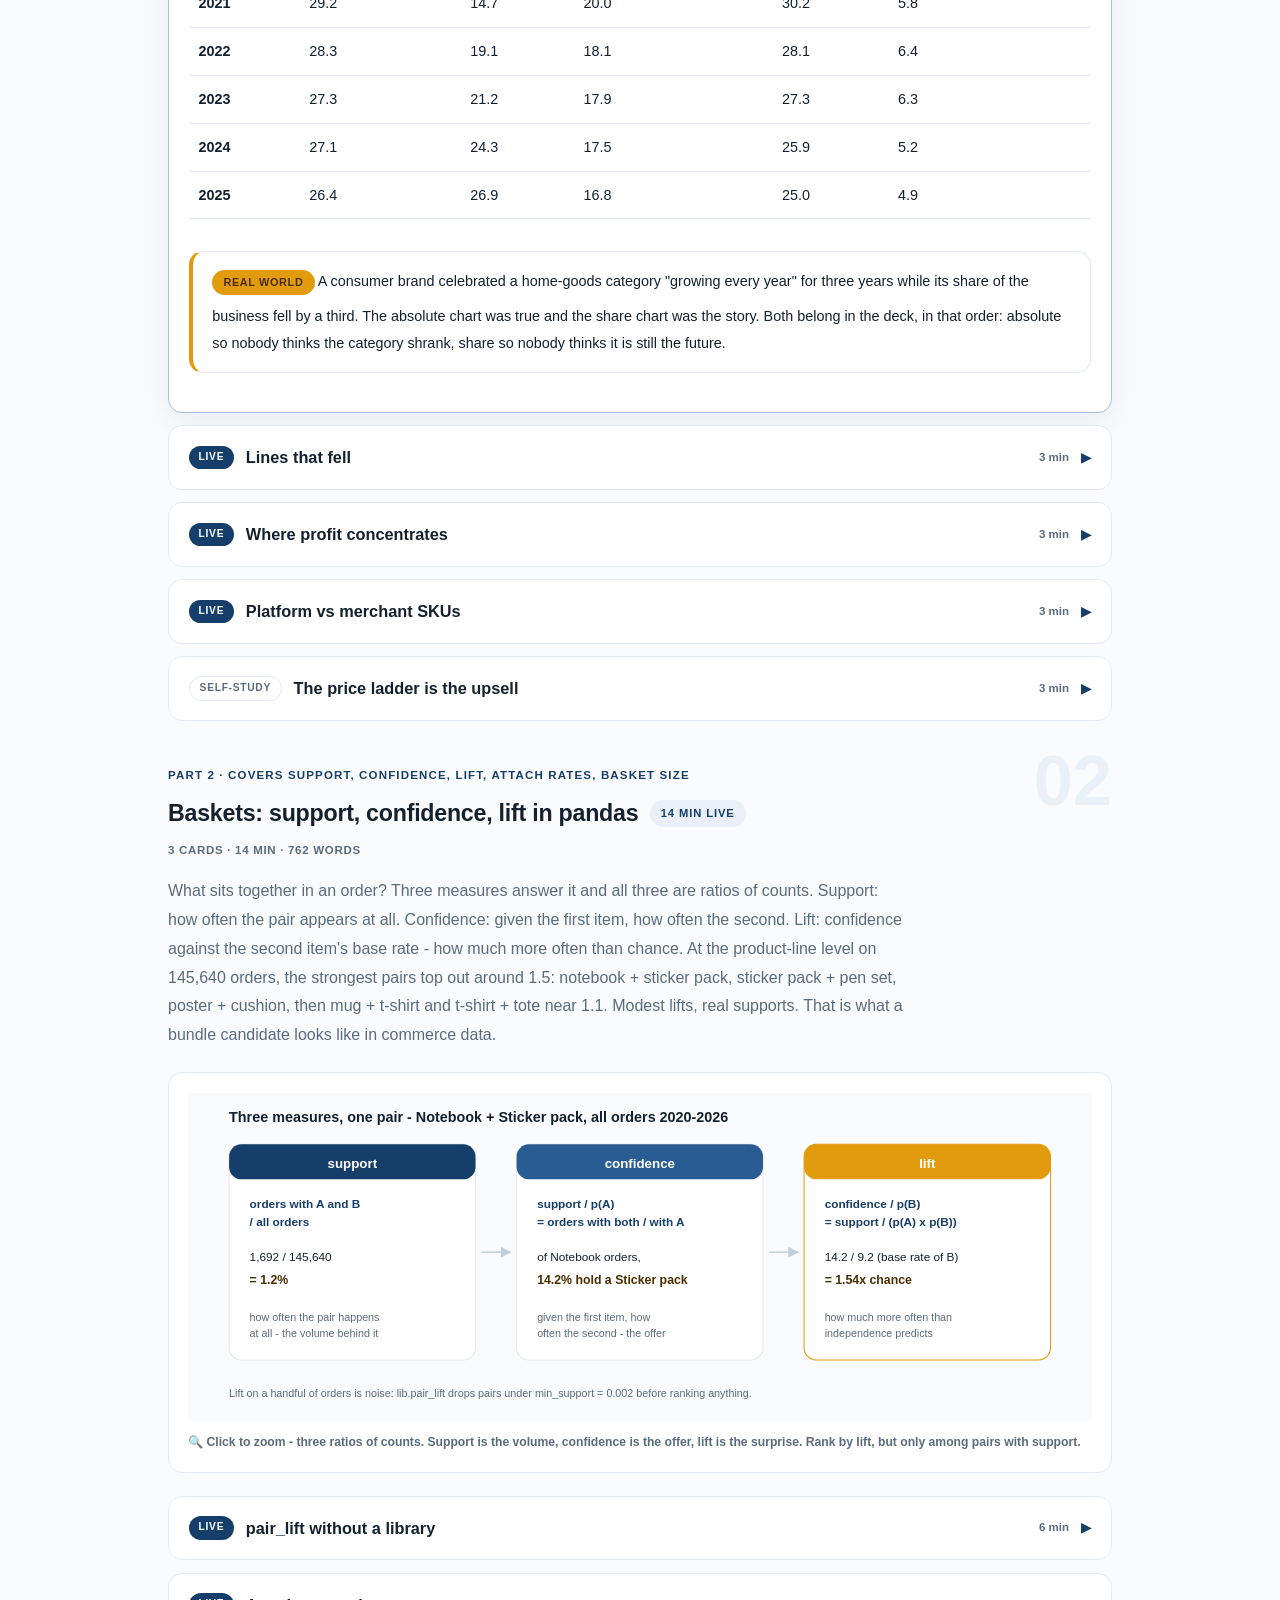
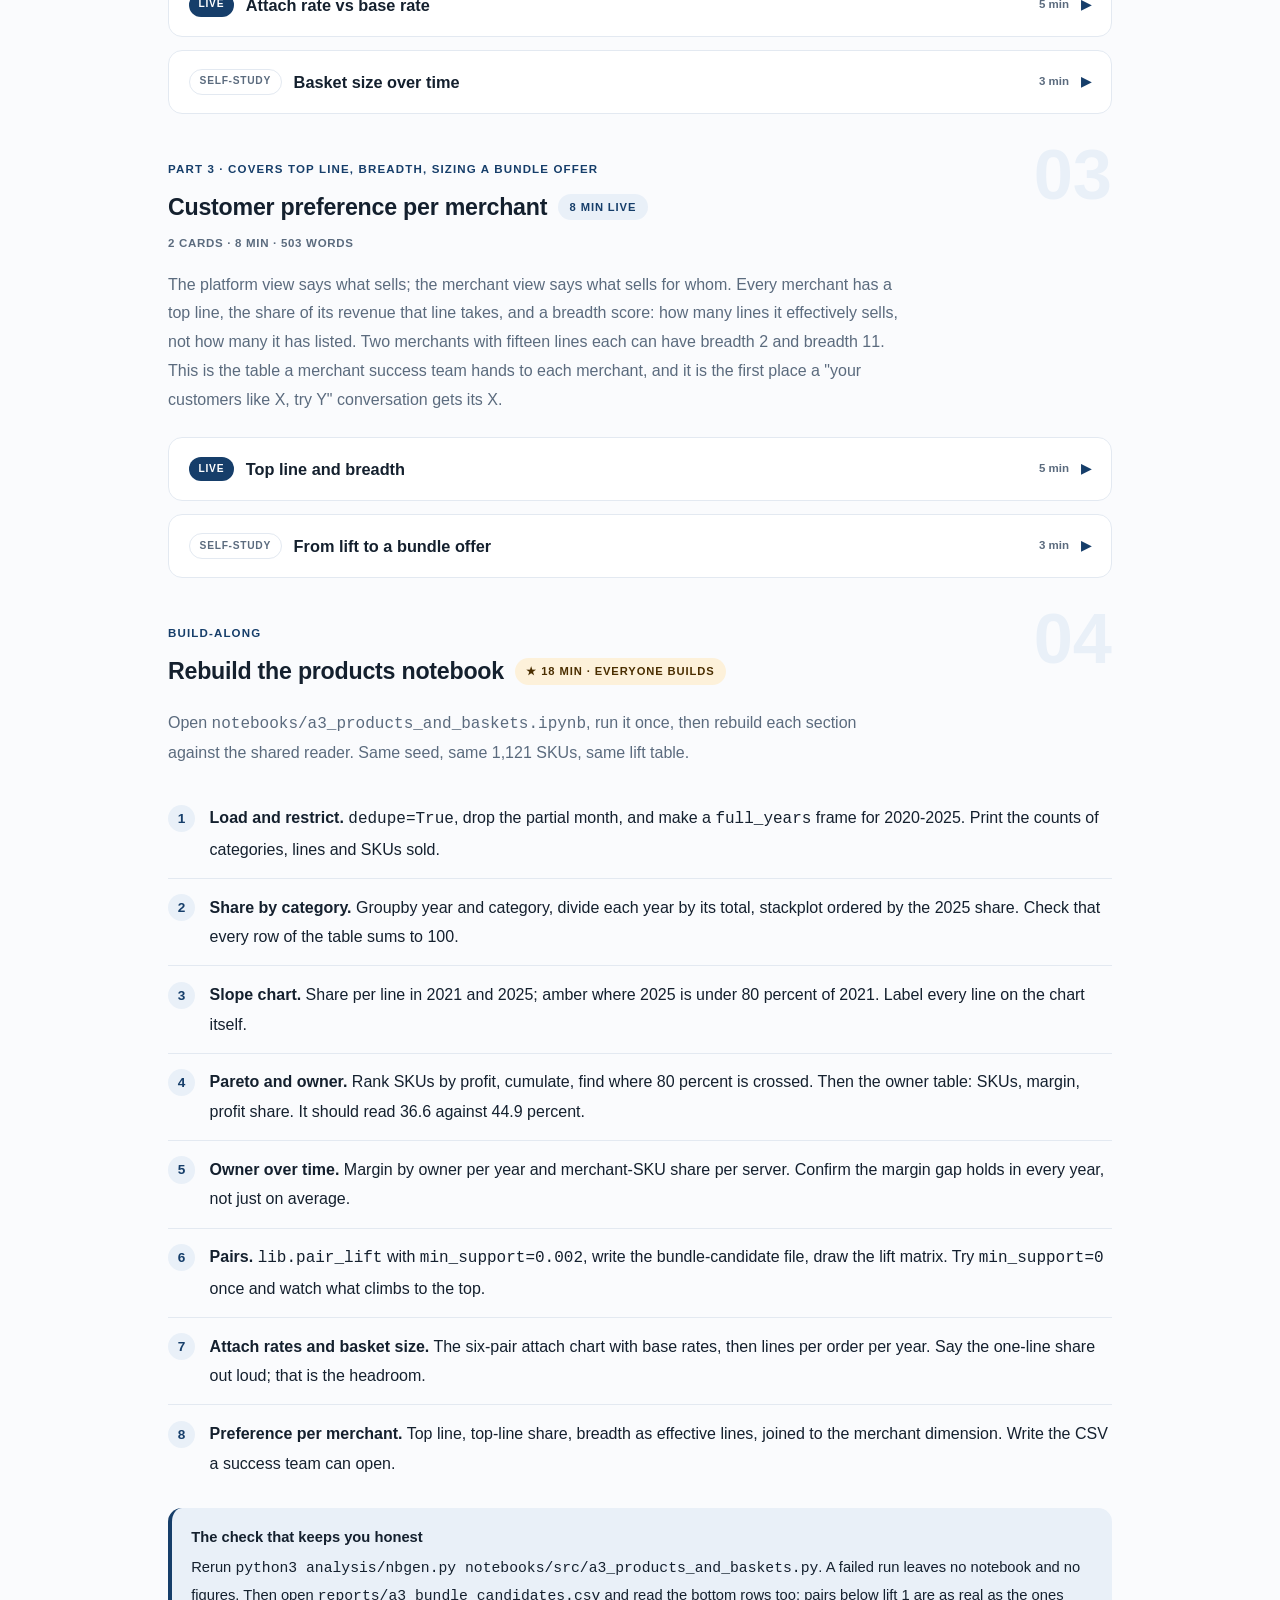
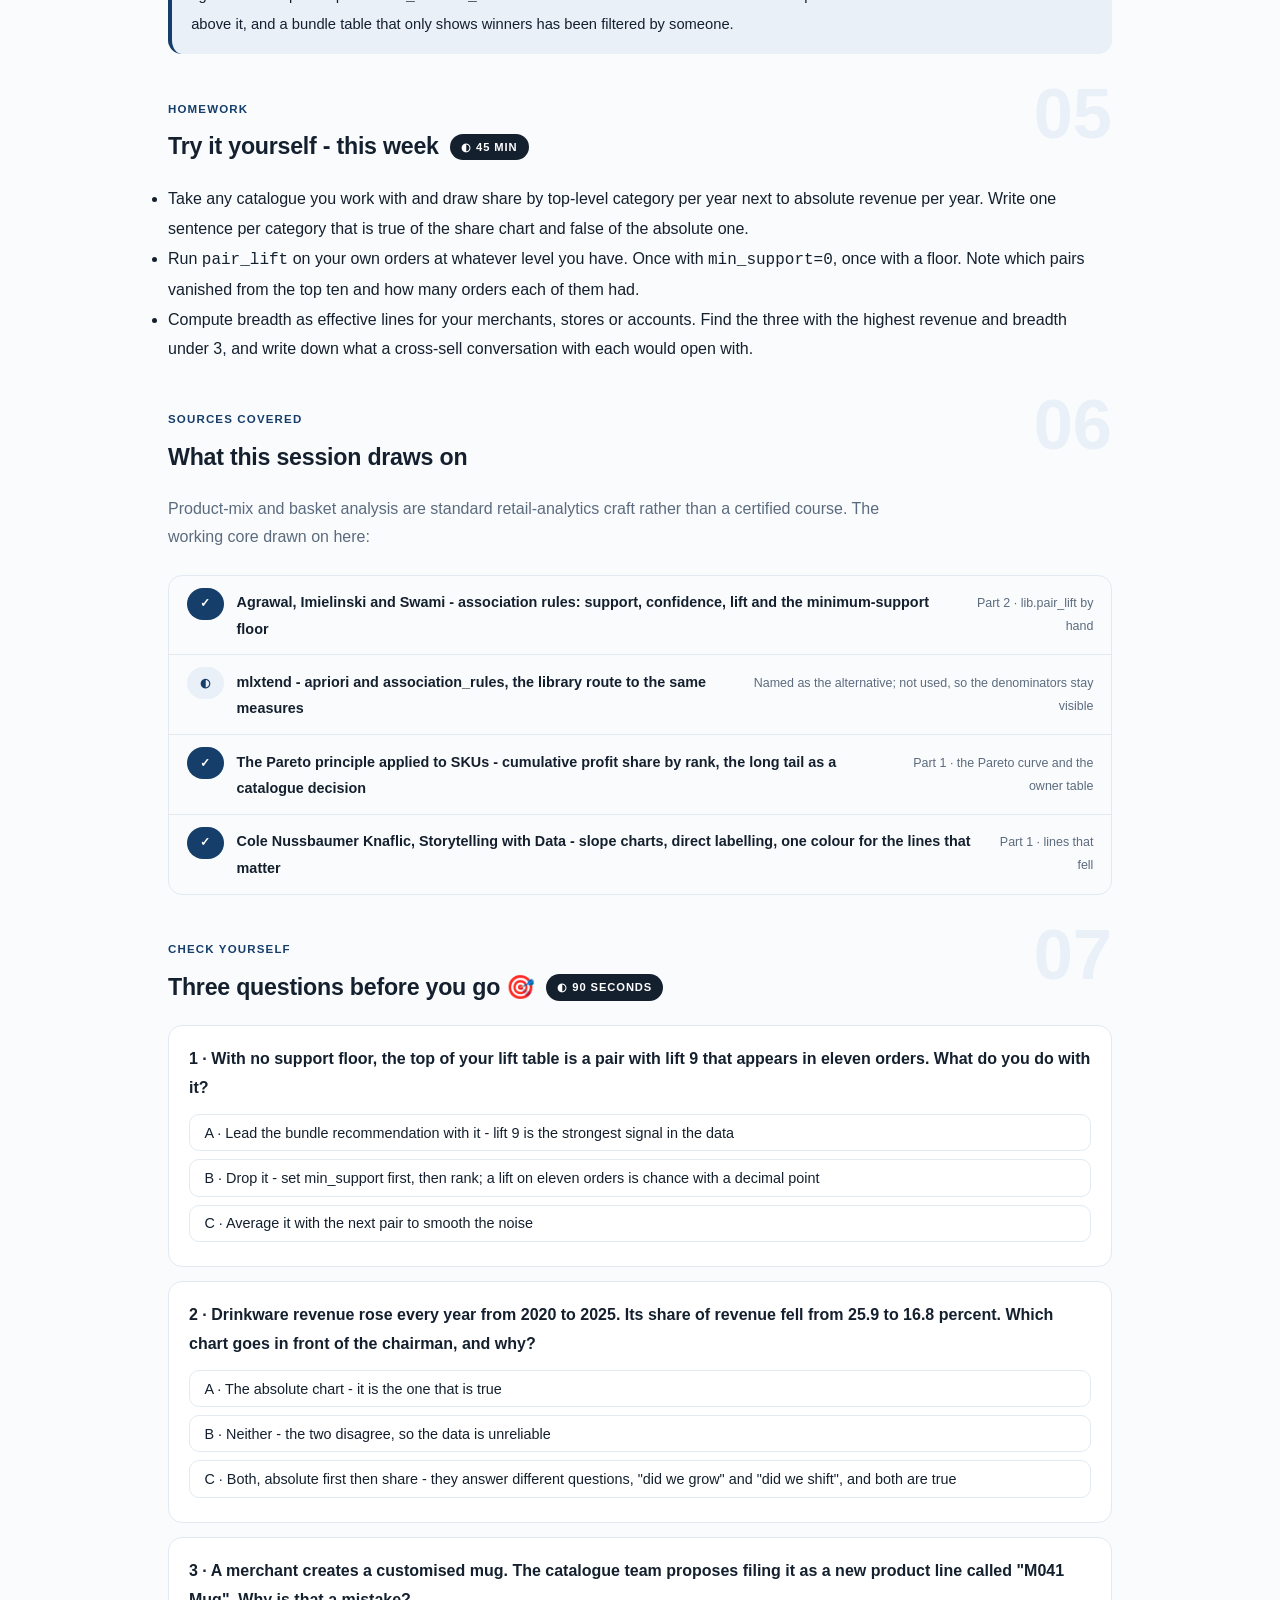
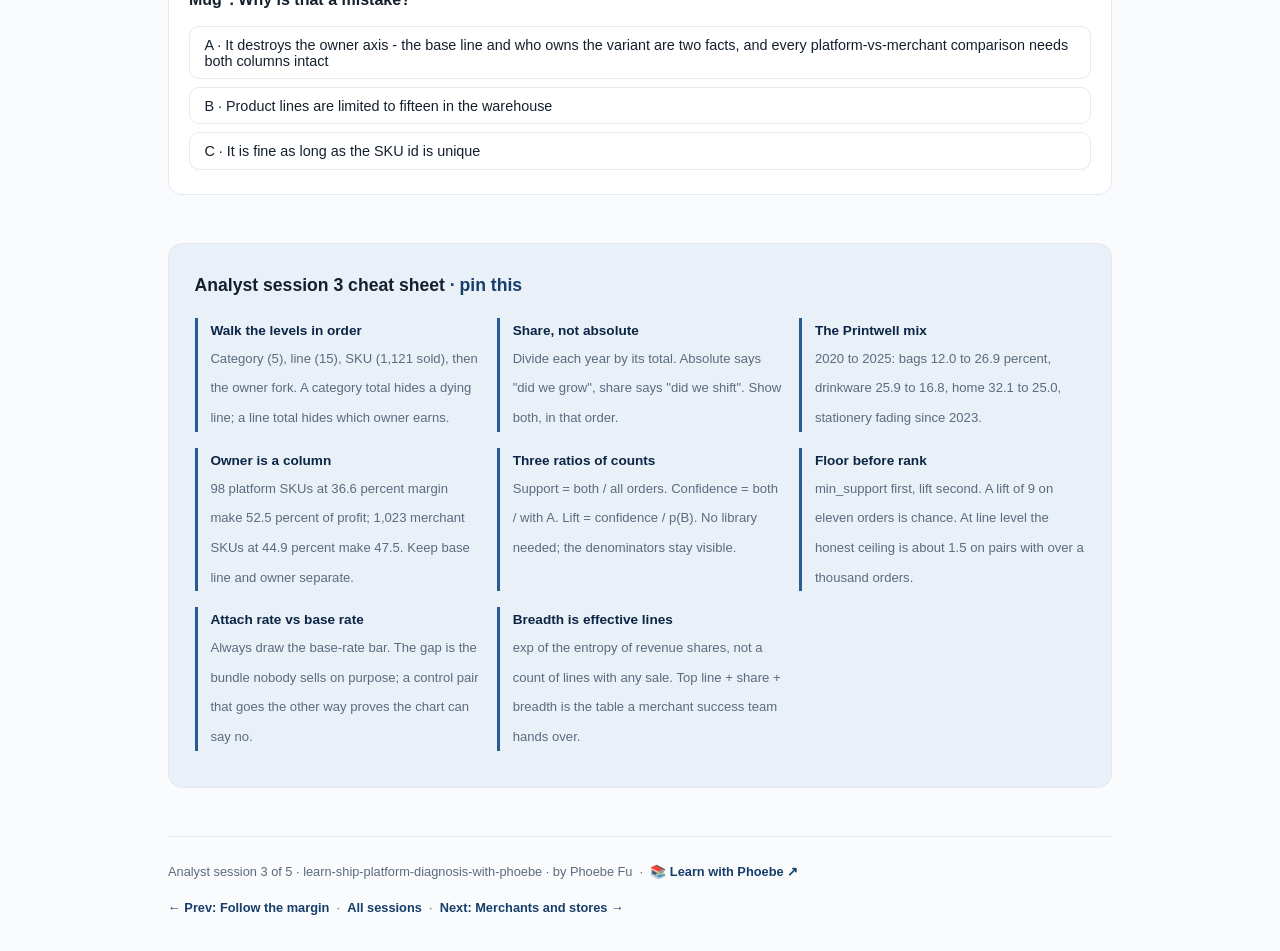
<file: courses/a3-products-and-baskets.html>
<!DOCTYPE html>
<html lang="en">
<head>
<meta charset="UTF-8">
<meta name="viewport" content="width=device-width, initial-scale=1.0">
<!-- social:start -->
<meta name="description" content="Analyst session 3 of 5. Category, line, SKU and the owner axis; share not absolute, slope charts, the SKU Pareto, platform versus merchant margins; then support, confidence and lift in pandas, attach rates against base rates, and a preference profile per merchant.">
<meta property="og:type" content="article">
<meta property="og:site_name" content="Learn with Phoebe">
<meta property="og:title" content="Products and baskets - learn ship platform diagnosis with phoebe">
<meta property="og:description" content="Analyst session 3 of 5. The product hierarchy and the owner axis, share charts, Pareto, pair lift without a library, attach rates and per-merchant preference - in pandas, on five years of platform data.">
<meta property="og:url" content="https://phoebefu6.github.io/learn-ship-platform-diagnosis-with-phoebe/courses/a3-products-and-baskets.html">
<meta property="og:image" content="https://phoebefu6.github.io/learn-ship-platform-diagnosis-with-phoebe/assets/og-cover.png">
<meta property="og:image:width" content="1200">
<meta property="og:image:height" content="630">
<meta name="twitter:card" content="summary_large_image">
<meta name="twitter:title" content="Products and baskets - learn ship platform diagnosis with phoebe">
<meta name="twitter:description" content="The product hierarchy and the owner axis, share charts, Pareto, pair lift without a library, attach rates and per-merchant preference - in pandas, on five years of platform data.">
<meta name="twitter:image" content="https://phoebefu6.github.io/learn-ship-platform-diagnosis-with-phoebe/assets/og-cover.png">
<!-- social:end -->
<title>Analyst session 3 · Products and baskets - learn ship platform diagnosis with phoebe</title>
<link rel="stylesheet" href="../assets/style.css?v=22">
</head>
<body>

<div class="toolbar">
  <div class="wrap">
    <span class="crumb"><a href="../index.html">learn-ship-platform-diagnosis-with-phoebe</a> / Analyst session 3 of 5</span>
    <button class="btn" id="toggle-all" type="button">Expand all</button>
    <button class="btn primary" id="zoom-toggle" type="button">Projector zoom: off</button>
  </div>
</div>

<header class="masthead">
  <div class="wrap">
    <div class="eyebrow">Learn Ship Platform Diagnosis with Phoebe · Analyst track · Session 3 of 5</div>
    <h1>Products and <span class="accent">baskets</span></h1>
    <p class="sub">Printwell sells five categories, fifteen product lines and 1,121 SKUs, and every SKU has an owner: a platform standard or a merchant's customised version of the same line. Today you walk that hierarchy top to bottom - which categories shifted share, which lines faded, how few SKUs make most of the profit, and whether customisation pays - then turn to the basket. Support, confidence and lift are three divisions in pandas, no library needed, and the gap between an attach rate and a base rate is a bundle nobody is selling on purpose. You finish with the table a merchant success team hands to every merchant: its top line and how broad its sales really are.</p>
    <div class="chip-row">
      <span class="chip level">🟡 Analyst track</span>
      <span class="chip audience">Data analysts · pandas</span>
      <span class="chip audience">Notebook: a3_products_and_baskets.ipynb</span>
      <span class="chip time">45 min</span>
    </div>
    <div class="agenda">
      <span class="a1" style="flex:1">0-3 · Welcome</span>
      <span class="a2" style="flex:5">3-18 · Hierarchy and mix</span>
      <span class="a3" style="flex:7">18-40 · Baskets and preference</span>
      <span class="a4" style="flex:2">40-45 · Q&amp;A</span>
    </div>
  </div>
</header>

<main class="wrap">

  <!-- ============ INTRO ============ -->
  <section class="section" id="intro">
    <div class="section-kicker">
      <span class="klabel">Part 0</span>
      <h2>Where a3 sits</h2>
    </div>
    <p class="lede">a1 mapped the tables and a2 followed the margin to a cost decision on two servers. a3 changes axis: from when and where to what. The product hierarchy answers the third of the nine angles - which categories, lines and SKUs grew or faded, and whether merchant-customised goods out-earn the platform's standards - and the basket work answers most of the ninth: pair lift, bundle candidates, cross-sell headroom and per-merchant preference. a4 measures merchants and stores; a5 does customers, promotions and the gaps. Same reader, same dedupe, same rule about the partial month. Work along in <code>notebooks/a3_products_and_baskets.ipynb</code>.</p>
    <div class="legend">
      <span class="pill solid">Live - presented in session</span>
      <span class="pill light">Self-study - read after class</span>
      <span class="pill inkpill">Sources covered</span>
    </div>
    <div class="callout win">
      <strong>★ What you walk out with today</strong>
      A share-of-revenue chart that separates "we grew" from "we shifted". A slope chart that names the lines that lost a fifth of their share. A Pareto curve and an owner table showing merchant SKUs at 44.9 percent margin against the platform's 36.6. A lift matrix and a bundle-candidate file made from three pandas divisions. An attach-rate chart whose gaps are the cross-sell offers. And a preference profile per merchant: top line, its share, and an effective number of lines sold.
    </div>
  </section>

  <!-- ============ PART 1: HIERARCHY AND MIX ============ -->
  <section class="section" id="hierarchy">
    <div class="section-kicker">
      <span class="klabel">Part 1 · covers share of revenue, slope charts, Pareto, the owner axis, the price ladder</span>
      <h2>Category, line, SKU - and the owner axis <span class="tag concept">15 min live</span></h2>
    </div>
    <p class="lede">Three levels down and then a fork. Category holds five values, product line fifteen, SKU 1,121 sold. At the leaf, <code>owner</code> says whether a SKU is one of the 98 platform standards or one of the 1,023 merchant-customised versions sold - same category, same line, different SKU, different price and cost. Analyse the levels in order, because a category total hides a line that is dying and a line total hides which owner is earning.</p>

    <figure class="zoomable">
      <svg viewBox="0 0 880 320" xmlns="http://www.w3.org/2000/svg" role="img" aria-label="A three-level tree. Drinkware at the top, two product lines Mug and Bottle below it, and under each line a row of SKU boxes split by owner: one navy platform SKU and amber merchant SKUs. Level labels on the left give the counts: 5 categories, 15 lines, 1,121 SKUs sold. A note explains that owner is a separate column from the base line.">
        <style>
          .htT { font: 700 14px Inter, sans-serif; fill: #14202E; }
          .htW { font: 700 12px Inter, sans-serif; fill: #FFFFFF; }
          .htK { font: 700 11px Inter, sans-serif; fill: #4A2E00; }
          .htL { font: 600 11px Inter, sans-serif; fill: #5B6B7E; }
          .htN { font: 400 10.5px Inter, sans-serif; fill: #5B6B7E; }
          .htE { font: 600 10.5px Inter, sans-serif; fill: #163E6A; }
        </style>
        <defs>
          <marker id="htArr" viewBox="0 0 10 10" refX="9" refY="5" markerWidth="7" markerHeight="7" orient="auto"><path d="M0 0 L10 5 L0 10 z" fill="#C3CEDB"/></marker>
        </defs>
        <rect x="0" y="0" width="880" height="320" fill="#FAFBFD"/>
        <text class="htT" x="40" y="28">The hierarchy - three levels, then an owner split at the leaf</text>
        <text class="htL" x="40" y="66">category (5)</text>
        <text class="htL" x="40" y="146">product line (15)</text>
        <text class="htL" x="40" y="226">SKU (1,121 sold)</text>
        <rect x="380" y="44" width="160" height="34" rx="8" fill="#0B2545"/>
        <text class="htW" x="460" y="66" text-anchor="middle">Drinkware</text>
        <line x1="440" y1="80" x2="330" y2="122" stroke="#C3CEDB" stroke-width="1.5" marker-end="url(#htArr)"/>
        <line x1="480" y1="80" x2="590" y2="122" stroke="#C3CEDB" stroke-width="1.5" marker-end="url(#htArr)"/>
        <rect x="260" y="124" width="120" height="32" rx="8" fill="#163E6A"/>
        <text class="htW" x="320" y="145" text-anchor="middle">Mug</text>
        <rect x="540" y="124" width="120" height="32" rx="8" fill="#163E6A"/>
        <text class="htW" x="600" y="145" text-anchor="middle">Bottle</text>
        <line x1="300" y1="158" x2="220" y2="202" stroke="#C3CEDB" stroke-width="1.5" marker-end="url(#htArr)"/>
        <line x1="320" y1="158" x2="330" y2="202" stroke="#C3CEDB" stroke-width="1.5" marker-end="url(#htArr)"/>
        <line x1="340" y1="158" x2="440" y2="202" stroke="#C3CEDB" stroke-width="1.5" marker-end="url(#htArr)"/>
        <line x1="590" y1="158" x2="590" y2="202" stroke="#C3CEDB" stroke-width="1.5" marker-end="url(#htArr)"/>
        <line x1="610" y1="158" x2="700" y2="202" stroke="#C3CEDB" stroke-width="1.5" marker-end="url(#htArr)"/>
        <rect x="160" y="204" width="110" height="32" rx="8" fill="#2A5C94"/>
        <text class="htW" x="215" y="225" text-anchor="middle">platform SKU</text>
        <rect x="280" y="204" width="110" height="32" rx="8" fill="#FDF1DA" stroke="#E39B0E"/>
        <text class="htK" x="335" y="225" text-anchor="middle">merchant SKU</text>
        <rect x="400" y="204" width="110" height="32" rx="8" fill="#FDF1DA" stroke="#E39B0E"/>
        <text class="htK" x="455" y="225" text-anchor="middle">merchant SKU</text>
        <rect x="540" y="204" width="110" height="32" rx="8" fill="#2A5C94"/>
        <text class="htW" x="595" y="225" text-anchor="middle">platform SKU</text>
        <rect x="660" y="204" width="110" height="32" rx="8" fill="#FDF1DA" stroke="#E39B0E"/>
        <text class="htK" x="715" y="225" text-anchor="middle">merchant SKU</text>
        <text class="htE" x="465" y="264" text-anchor="middle">owner axis: 98 platform SKUs and 1,023 merchant-customised SKUs sold, 2020-2026</text>
        <text class="htN" x="40" y="298">Same line, different SKU, price and cost. Store base line and owner as two columns; never overwrite one.</text>
      </svg>
      <figcaption>🔍 Click to zoom - the owner axis is the fork that makes the customisation question answerable at all. Lose it in the catalogue and no analyst can recover it.</figcaption>
    </figure>

    <details class="card" open>
      <summary><span class="mode live">Live</span> Share, not absolute <span class="mini">3 min</span><span class="caret">▶</span></summary>
      <div class="body">
        <p>Revenue grew almost every year, so an absolute stacked chart of categories is five bands all getting taller and a reader who learns nothing. Divide each year by its total. Now the chart answers a different question - not "did we grow" but "did we shift" - and the shifts are the finding: drinkware and home spiked in 2020, bags rose steadily, stationery has faded since 2023. Use complete years only; 2026 is eight months and its share would be a blend of the wrong seasons.</p>
        <div class="prompt-box good"><span class="label">★ Revenue share by category, complete years</span>tx = lib.load_transactions(dedupe=True)
dims = lib.load_dims()
txc = tx[tx.month &lt; pd.Period(lib.AS_OF, "M")]
full_years = txc[txc.year.between(2020, 2025)]

share = full_years.groupby(["year", "category"]).revenue.sum().unstack()
share = share.div(share.sum(axis=1), axis=0) * 100         # each year sums to 100
order = share.loc[2025].sort_values(ascending=False).index
fig, ax = plt.subplots(figsize=(11, 5))
ax.stackplot(share.index, [share[c] for c in order], labels=order, colors=lib.SEQ[:5], alpha=.95)
ax.set_xticks(share.index); ax.set_ylim(0, 100)
lib.save(fig, "a3_category_share")
share.round(1)</div>
        <figure class="zoomable">
          <img src="../figures/a3_category_share.png" alt="Stacked area of revenue share by category, 2020 to 2025, each year summing to 100. Drinkware falls from 25.9 to 16.8 percent and home from 32.1 to 25.0; bags rise from 12.0 to 26.9; apparel holds near 26; stationery slips from 6.3 in 2023 to 4.9.">
          <figcaption>🔍 Click to zoom - bags 12.0 to 26.9 percent of revenue between 2020 and 2025; drinkware 25.9 to 16.8; stationery 6.3 in 2023 to 4.9 in 2025.</figcaption>
        </figure>
        <table class="clean">
          <thead><tr><th>Year</th><th>Apparel</th><th>Bags</th><th>Drinkware</th><th>Home</th><th>Stationery</th></tr></thead>
          <tbody>
            <tr><td>2020</td><td>24.5</td><td>12.0</td><td>25.9</td><td>32.1</td><td>5.5</td></tr>
            <tr><td>2021</td><td>29.2</td><td>14.7</td><td>20.0</td><td>30.2</td><td>5.8</td></tr>
            <tr><td>2022</td><td>28.3</td><td>19.1</td><td>18.1</td><td>28.1</td><td>6.4</td></tr>
            <tr><td>2023</td><td>27.3</td><td>21.2</td><td>17.9</td><td>27.3</td><td>6.3</td></tr>
            <tr><td>2024</td><td>27.1</td><td>24.3</td><td>17.5</td><td>25.9</td><td>5.2</td></tr>
            <tr><td>2025</td><td>26.4</td><td>26.9</td><td>16.8</td><td>25.0</td><td>4.9</td></tr>
          </tbody>
        </table>
        <div class="callout example">
          <span class="ex-pill">Real world</span>
          A consumer brand celebrated a home-goods category "growing every year" for three years while its share of the business fell by a third. The absolute chart was true and the share chart was the story. Both belong in the deck, in that order: absolute so nobody thinks the category shrank, share so nobody thinks it is still the future.
        </div>
      </div>
    </details>

    <details class="card">
      <summary><span class="mode live">Live</span> Lines that fell <span class="mini">3 min</span><span class="caret">▶</span></summary>
      <div class="body">
        <p>One level down, fifteen lines are too many for a stacked area and exactly right for a slope chart: each line's share of revenue in 2021 on the left, in 2025 on the right, one segment between. Colour only the lines that lost more than a fifth of their share. The eye reads the amber slopes in a second and ignores the rest, which is what a slope chart is for. Two full years four years apart avoids both the 2020 spike and the partial 2026.</p>
        <div class="prompt-box good"><span class="label">★ Slope chart per product line, amber where share fell by a fifth</span>ln = full_years[full_years.year.isin([2021, 2025])].groupby(["year", "product_line"]).revenue.sum().unstack(0)
ln = ln.div(ln.sum()) * 100
fig, ax = plt.subplots(figsize=(8, 7))
for line, r in ln.iterrows():
    c = lib.AMBER if r[2025] &lt; r[2021] * 0.8 else lib.NAVY
    ax.plot([0, 1], [r[2021], r[2025]], color=c, lw=2, marker="o")
    ax.text(-0.03, r[2021], f"{line} {r[2021]:.1f}%", ha="right", va="center", fontsize=9)
    ax.text(1.03, r[2025], f"{r[2025]:.1f}%", ha="left", va="center", fontsize=9)
ax.set_xticks([0, 1]); ax.set_xticklabels(["2021", "2025"]); ax.set_xlim(-0.6, 1.3)
ax.grid(False)
lib.save(fig, "a3_line_slope")</div>
        <figure class="zoomable">
          <img src="../figures/a3_line_slope.png" alt="Slope chart of fifteen product lines, share of revenue in 2021 on the left and 2025 on the right. Most segments are navy and near flat. The drinkware and stationery lines slope down in amber, having lost more than a fifth of their share; bag lines slope up.">
          <figcaption>🔍 Click to zoom - amber lines lost more than a fifth of their share between 2021 and 2025. Every label is on the chart, so there is no legend to decode.</figcaption>
        </figure>
      </div>
    </details>

    <details class="card">
      <summary><span class="mode live">Live</span> Where profit concentrates <span class="mini">3 min</span><span class="caret">▶</span></summary>
      <div class="body">
        <p>Rank every SKU sold by total profit, accumulate, and plot cumulative profit share against cumulative SKU share. The curve bends hard: a small share of SKUs carries 80 percent of profit, and the long tail is hundreds of SKUs that each earn almost nothing. A Pareto curve is a catalogue decision waiting to be made - which SKUs to feature, which to leave to merchants, which to retire - and it is also the reason category totals mislead: a category can look healthy on the strength of three SKUs.</p>
        <div class="prompt-box good"><span class="label">★ Cumulative profit share by SKU rank, plus the owner split</span>sku = txc.groupby(["sku_id", "owner"]).agg(profit=("profit", "sum"), revenue=("revenue", "sum"), units=("qty", "sum")).reset_index()
sku = sku.sort_values("profit", ascending=False).reset_index(drop=True)
sku["cum_profit"] = sku.profit.cumsum() / sku.profit.sum() * 100
sku["cum_skus"] = (sku.index + 1) / len(sku) * 100
p80 = sku[sku.cum_profit &gt;= 80].cum_skus.iloc[0]
fig, ax = plt.subplots(figsize=(10, 5))
ax.plot(sku.cum_skus, sku.cum_profit, color=lib.NAVY, lw=2.2)
ax.axhline(80, color=lib.FAINT, ls="--"); ax.axvline(p80, color=lib.AMBER, ls="--")
lib.save(fig, "a3_pareto")
sku.groupby("owner").agg(skus=("sku_id", "count"), profit=("profit", "sum"), revenue=("revenue", "sum")) \
   .assign(margin=lambda d: (d.profit / d.revenue).round(3), profit_share=lambda d: (d.profit / d.profit.sum()).round(3))</div>
        <figure class="zoomable">
          <img src="../figures/a3_pareto.png" alt="Pareto curve of cumulative profit share against cumulative share of SKUs ranked by profit, 2020 to 2026. The curve rises steeply then flattens; a dashed amber vertical marks the SKU share at which cumulative profit crosses 80 percent.">
          <figcaption>🔍 Click to zoom - the amber line is where 80 percent of profit is reached. Everything to its right is the long tail.</figcaption>
        </figure>
        <table class="clean">
          <thead><tr><th>Owner</th><th>SKUs sold</th><th>Margin</th><th>Share of profit</th></tr></thead>
          <tbody>
            <tr><td>platform</td><td>98</td><td>36.6%</td><td>52.5%</td></tr>
            <tr><td>merchant</td><td>1,023</td><td>44.9%</td><td>47.5%</td></tr>
          </tbody>
        </table>
        <p>Read the owner table twice. Ninety-eight platform SKUs make just over half the profit: they are the volume. The 1,023 merchant SKUs make just under half at a margin 8.3 points higher: they are the rate. Neither is the "better" half; the platform runs on both.</p>
      </div>
    </details>

    <details class="card">
      <summary><span class="mode live">Live</span> Platform vs merchant SKUs <span class="mini">3 min</span><span class="caret">▶</span></summary>
      <div class="body">
        <p>Customisation is Printwell's thesis: merchants make their own versions of the platform's lines and the platform earns more on them. The data is allowed to say whether the thesis pays. Margin by owner per complete year on the left; share of revenue on merchant SKUs per server on the right, key servers amber. The margin gap holds in every year, so it is a property of the goods, not of one good year.</p>
        <div class="prompt-box good"><span class="label">★ Margin by owner per year, customised share per server</span>own = full_years.groupby(["year", "owner"]).agg(revenue=("revenue", "sum"), profit=("profit", "sum")).reset_index()
own["margin"] = own.profit / own.revenue * 100
srv_share = txc.groupby(["server_id", "owner"]).revenue.sum().unstack()
srv_share = srv_share["merchant"] / srv_share.sum(axis=1) * 100
fig, axes = plt.subplots(1, 2, figsize=(14, 4.6))
for o, c in [("platform", lib.NAVY), ("merchant", lib.AMBER)]:
    d = own[own.owner == o]
    axes[0].plot(d.year, d.margin, color=c, lw=2.2, marker="o", label=f"{o} SKUs")
axes[0].set_ylim(25, 55); axes[0].legend()
axes[1].bar(srv_share.index, srv_share.values, color=[lib.server_color(s) for s in srv_share.index])
lib.save(fig, "a3_owner_margin")</div>
        <figure class="zoomable">
          <img src="../figures/a3_owner_margin.png" alt="Two panels. Left: margin percent by year 2020 to 2025 for platform SKUs in navy and merchant SKUs in amber; the amber line sits 8 to 10 points above the navy line in every year. Right: bars of the share of revenue on merchant-customised SKUs per server, S07 and S08 in amber.">
          <figcaption>🔍 Click to zoom - merchant SKUs earn 8-10 margin points more than platform SKUs, every year. a5 asks whether their customers also come back more; they do.</figcaption>
        </figure>
        <div class="callout tip">
          <strong>Keep owner out of the line</strong>
          The whole comparison exists because <code>dim_product</code> stores <code>product_line</code> and <code>owner</code> as two columns. A catalogue that files a merchant's mug as its own line, or overwrites the base SKU with the customised one, destroys both charts on this card and every retention cut in a5. When you design a product table, the base line and who owns the variant are different facts; store both.
        </div>
      </div>
    </details>

    <details class="card">
      <summary><span class="mode self">Self-study</span> The price ladder is the upsell <span class="mini">3 min</span><span class="caret">▶</span></summary>
      <div class="body">
        <p>For the three biggest lines, plot every SKU's list price, platform on the left and merchant on the right. Merchant SKUs sit one rung above platform SKUs on every line: the customised version of a mug costs more than the standard mug, and that rung is the upsell path a store can walk a customer up. Where a line has no merchant SKUs, there is no rung and nothing to upsell to, which is a merchant-success conversation rather than an analytics one. Read the ladder alongside the owner-margin chart: the higher price and the higher margin are the same fact seen from two sides.</p>
        <figure class="zoomable">
          <img src="../figures/a3_price_ladder.png" alt="Three panels, one per top product line, each scattering SKU list prices in two columns: platform SKUs in navy on the left and merchant SKUs in amber on the right. In every panel the amber cloud sits above the navy one.">
          <figcaption>🔍 Click to zoom - merchant SKUs one price rung above platform SKUs on every line. The rung is the upsell.</figcaption>
        </figure>
      </div>
    </details>
  </section>

  <!-- ============ PART 2: BASKETS ============ -->
  <section class="section" id="baskets">
    <div class="section-kicker">
      <span class="klabel">Part 2 · covers support, confidence, lift, attach rates, basket size</span>
      <h2>Baskets: support, confidence, lift in pandas <span class="tag concept">14 min live</span></h2>
    </div>
    <p class="lede">What sits together in an order? Three measures answer it and all three are ratios of counts. Support: how often the pair appears at all. Confidence: given the first item, how often the second. Lift: confidence against the second item's base rate - how much more often than chance. At the product-line level on 145,640 orders, the strongest pairs top out around 1.5: notebook + sticker pack, sticker pack + pen set, poster + cushion, then mug + t-shirt and t-shirt + tote near 1.1. Modest lifts, real supports. That is what a bundle candidate looks like in commerce data.</p>

    <figure class="zoomable">
      <svg viewBox="0 0 880 320" xmlns="http://www.w3.org/2000/svg" role="img" aria-label="Three cards side by side for the pair Notebook and Sticker pack. Support: orders with both over all orders, 1,692 over 145,640 equals 1.2 percent. Confidence: support over the probability of Notebook, 14.2 percent of Notebook orders also hold a Sticker pack. Lift: confidence over the base rate of Sticker pack, 14.2 over 9.2 equals 1.54. A note says pairs under a minimum support are dropped as noise.">
        <style>
          .tmT { font: 700 14px Inter, sans-serif; fill: #14202E; }
          .tmH { font: 700 13px Inter, sans-serif; fill: #FFFFFF; }
          .tmF { font: 600 11.5px Inter, sans-serif; fill: #163E6A; }
          .tmB { font: 400 11.5px Inter, sans-serif; fill: #14202E; }
          .tmR { font: 700 12px Inter, sans-serif; fill: #4A2E00; }
          .tmN { font: 400 10.5px Inter, sans-serif; fill: #5B6B7E; }
        </style>
        <defs>
          <marker id="tmArr" viewBox="0 0 10 10" refX="9" refY="5" markerWidth="7" markerHeight="7" orient="auto"><path d="M0 0 L10 5 L0 10 z" fill="#C3CEDB"/></marker>
        </defs>
        <rect x="0" y="0" width="880" height="320" fill="#FAFBFD"/>
        <text class="tmT" x="40" y="28">Three measures, one pair - Notebook + Sticker pack, all orders 2020-2026</text>
        <rect x="40" y="50" width="240" height="210" rx="12" fill="#FFFFFF" stroke="#E3E9F1"/>
        <rect x="40" y="50" width="240" height="34" rx="12" fill="#163E6A"/>
        <text class="tmH" x="160" y="73" text-anchor="middle">support</text>
        <text class="tmF" x="60" y="112">orders with A and B</text>
        <text class="tmF" x="60" y="130">/ all orders</text>
        <text class="tmB" x="60" y="164">1,692 / 145,640</text>
        <text class="tmR" x="60" y="186">= 1.2%</text>
        <text class="tmN" x="60" y="222">how often the pair happens</text>
        <text class="tmN" x="60" y="238">at all - the volume behind it</text>
        <line x1="286" y1="155" x2="314" y2="155" stroke="#C3CEDB" stroke-width="1.5" marker-end="url(#tmArr)"/>
        <rect x="320" y="50" width="240" height="210" rx="12" fill="#FFFFFF" stroke="#E3E9F1"/>
        <rect x="320" y="50" width="240" height="34" rx="12" fill="#2A5C94"/>
        <text class="tmH" x="440" y="73" text-anchor="middle">confidence</text>
        <text class="tmF" x="340" y="112">support / p(A)</text>
        <text class="tmF" x="340" y="130">= orders with both / with A</text>
        <text class="tmB" x="340" y="164">of Notebook orders,</text>
        <text class="tmR" x="340" y="186">14.2% hold a Sticker pack</text>
        <text class="tmN" x="340" y="222">given the first item, how</text>
        <text class="tmN" x="340" y="238">often the second - the offer</text>
        <line x1="566" y1="155" x2="594" y2="155" stroke="#C3CEDB" stroke-width="1.5" marker-end="url(#tmArr)"/>
        <rect x="600" y="50" width="240" height="210" rx="12" fill="#FFFFFF" stroke="#E39B0E"/>
        <rect x="600" y="50" width="240" height="34" rx="12" fill="#E39B0E"/>
        <text class="tmH" x="720" y="73" text-anchor="middle">lift</text>
        <text class="tmF" x="620" y="112">confidence / p(B)</text>
        <text class="tmF" x="620" y="130">= support / (p(A) x p(B))</text>
        <text class="tmB" x="620" y="164">14.2 / 9.2 (base rate of B)</text>
        <text class="tmR" x="620" y="186">= 1.54x chance</text>
        <text class="tmN" x="620" y="222">how much more often than</text>
        <text class="tmN" x="620" y="238">independence predicts</text>
        <text class="tmN" x="40" y="296">Lift on a handful of orders is noise: lib.pair_lift drops pairs under min_support = 0.002 before ranking anything.</text>
      </svg>
      <figcaption>🔍 Click to zoom - three ratios of counts. Support is the volume, confidence is the offer, lift is the surprise. Rank by lift, but only among pairs with support.</figcaption>
    </figure>

    <details class="card">
      <summary><span class="mode live">Live</span> pair_lift without a library <span class="mini">6 min</span><span class="caret">▶</span></summary>
      <div class="body">
        <p>Self-join the order-line table on <code>txn_id</code>, keep each unordered pair once with a string comparison, count distinct orders per pair, and divide. That is the whole algorithm at pair level, and doing it by hand once means you will never again read a lift table without knowing exactly what the denominators are. <code>min_support</code> comes first, before ranking: a pair that appears in twelve orders can have a lift of 9 by luck, and it will sit at the top of any table sorted by lift. The 0.002 floor means a pair must appear in at least a fifth of a percent of orders before its lift is allowed to speak.</p>
        <div class="prompt-box good"><span class="label">★ lib.pair_lift - support, confidence, lift in a dozen lines of pandas</span>def pair_lift(tx, level="product_line", min_support=0.002):
    b = tx[["txn_id", level]].drop_duplicates()                # one row per order x line
    n = b.txn_id.nunique()
    item_p = b[level].value_counts() / n                          # p(A) for every line
    m = b.merge(b, on="txn_id")
    m = m[m[f"{level}_x"] &lt; m[f"{level}_y"]]                       # each unordered pair once
    pairs = m.groupby([f"{level}_x", f"{level}_y"]).txn_id.nunique().rename("n").reset_index()
    pairs["support"] = pairs.n / n
    pairs = pairs[pairs.support &gt;= min_support]                    # the floor comes BEFORE the ranking
    pairs["conf_x_to_y"] = pairs.support / pairs[f"{level}_x"].map(item_p)
    pairs["lift"] = pairs.support / (pairs[f"{level}_x"].map(item_p) * pairs[f"{level}_y"].map(item_p))
    return pairs.sort_values("lift", ascending=False).reset_index(drop=True)

pairs = lib.pair_lift(txc, "product_line", min_support=0.002)
pairs.to_csv(lib.REPORTS / "a3_bundle_candidates.csv", index=False)
pairs.head(8).round(3)</div>
        <figure class="zoomable">
          <img src="../figures/a3_pair_lift.png" alt="A fifteen by fifteen heatmap of co-purchase lift between product lines on all orders, blue scale from 0.5 to 3. Most cells sit near 1. The cells labelled with numbers at or above 1.5 are Notebook with Sticker pack.">
          <figcaption>🔍 Click to zoom - numbers are printed only where lift reaches 1.5. At line level on five years of orders that is one cell each way; the rest of the signal is in the table.</figcaption>
        </figure>
        <table class="clean">
          <thead><tr><th>Pair</th><th>Orders with both</th><th>Support</th><th>Confidence x to y</th><th>Lift</th></tr></thead>
          <tbody>
            <tr><td>Notebook + Sticker pack</td><td>1,692</td><td>0.012</td><td>0.142</td><td>1.54</td></tr>
            <tr><td>Pen set + Sticker pack</td><td>1,841</td><td>0.013</td><td>0.138</td><td>1.49</td></tr>
            <tr><td>Cushion + Poster</td><td>2,180</td><td>0.015</td><td>0.144</td><td>1.39</td></tr>
            <tr><td>T-shirt + Tote</td><td>2,687</td><td>0.018</td><td>0.121</td><td>1.12</td></tr>
            <tr><td>Mug + T-shirt</td><td>2,802</td><td>0.019</td><td>0.170</td><td>1.12</td></tr>
            <tr><td>Notebook + Pen set</td><td>925</td><td>0.006</td><td>0.078</td><td>0.85</td></tr>
          </tbody>
        </table>
        <p>Read the table with the pair the data planted in mind: the stationery trio co-occurs above chance as two pairs, notebook + sticker pack and sticker pack + pen set, while notebook + pen set sits below 1. Lift is pairwise; a three-item bundle is not the sum of its pairs, and the honest bundle offer here is "sticker pack with either", not a trio.</p>
      </div>
    </details>

    <details class="card">
      <summary><span class="mode live">Live</span> Attach rate vs base rate <span class="mini">5 min</span><span class="caret">▶</span></summary>
      <div class="body">
        <p>Lift is the analyst's number. The attach rate is the merchandiser's: given a mug is in the basket, how often is a t-shirt? Draw it next to the base rate of t-shirts in any basket and the gap is the bundle nobody is selling on purpose - customers are already assembling it more often than chance, without a prompt, a discount or a "goes well with" tile. Six pairs, two bars each.</p>
        <div class="prompt-box good"><span class="label">★ Attach rate given the first item, against the second item's base rate</span>b = txc[["txn_id", "product_line"]].drop_duplicates()
n = b.txn_id.nunique()
base_rate = b.product_line.value_counts() / n * 100
def attach(a, c):
    with_a = set(b[b.product_line == a].txn_id)
    return b[b.txn_id.isin(with_a) &amp; (b.product_line == c)].txn_id.nunique() / len(with_a) * 100
combos = [("Mug", "T-shirt"), ("Poster", "Cushion"), ("Notebook", "Sticker pack"),
          ("Sticker pack", "Pen set"), ("Tote", "T-shirt"), ("Hoodie", "Cap")]
att = pd.DataFrame([(f"{a} -&gt; {c}", attach(a, c), base_rate[c]) for a, c in combos],
                   columns=["pair", "attach %", "base rate %"])
fig, ax = plt.subplots(figsize=(11, 4.5))
x = np.arange(len(att))
ax.bar(x - 0.2, att["attach %"], 0.4, color=lib.AMBER, label="attach rate given the first item")
ax.bar(x + 0.2, att["base rate %"], 0.4, color=lib.NAVY_SOFT, label="base rate of the second item")
lib.save(fig, "a3_attach_rates")
att.round(1)</div>
        <figure class="zoomable">
          <img src="../figures/a3_attach_rates.png" alt="Grouped bars for six product-line pairs. Amber bars are the attach rate given the first item, navy bars the base rate of the second item. Poster to Cushion 14.4 against 10.4, Notebook to Sticker pack 14.2 against 9.2, Sticker pack to Pen set 13.7 against 9.2, Mug to T-shirt 17.0 against 15.2, Tote to T-shirt 17.1 against 15.2. Hoodie to Cap is the one pair where the amber bar is below the navy: 7.6 against 10.6.">
          <figcaption>🔍 Click to zoom - five gaps in the right direction and one control that goes the other way. Hoodie + cap is the pair nobody assembles, and the chart says so.</figcaption>
        </figure>
        <table class="clean">
          <thead><tr><th>Given the first item</th><th>Attach rate</th><th>Base rate of the second</th><th>Gap</th></tr></thead>
          <tbody>
            <tr><td>Mug -&gt; T-shirt</td><td>17.0%</td><td>15.2%</td><td>+1.8</td></tr>
            <tr><td>Poster -&gt; Cushion</td><td>14.4%</td><td>10.4%</td><td>+4.0</td></tr>
            <tr><td>Notebook -&gt; Sticker pack</td><td>14.2%</td><td>9.2%</td><td>+5.0</td></tr>
            <tr><td>Sticker pack -&gt; Pen set</td><td>13.7%</td><td>9.2%</td><td>+4.5</td></tr>
            <tr><td>Tote -&gt; T-shirt</td><td>17.1%</td><td>15.2%</td><td>+1.9</td></tr>
            <tr><td>Hoodie -&gt; Cap</td><td>7.6%</td><td>10.6%</td><td>-3.0</td></tr>
          </tbody>
        </table>
        <div class="callout example">
          <span class="ex-pill">Real world</span>
          Every "frequently bought together" tile on a large storefront is an attach rate with a base-rate check behind it. The check is what stops the tile recommending the store's best-seller next to everything; the best-seller has a high attach rate to every item because it has a high rate, full stop. Always draw the base-rate bar. Without it the chart flatters whichever product is already popular.
        </div>
      </div>
    </details>

    <details class="card">
      <summary><span class="mode self">Self-study</span> Basket size over time <span class="mini">3 min</span><span class="caret">▶</span></summary>
      <div class="body">
        <p>Count distinct product lines per order, then the distribution per year. Most Printwell baskets are a single line, every year. That is the plain statement of the cross-sell headroom: the pair lifts above are computed on the minority of orders with two or more lines, and the majority never got the chance to attach anything. A bundle programme's ceiling is the one-line share, and its progress metric is that share going down. Draw the chart before promising anything about baskets.</p>
        <figure class="zoomable">
          <img src="../figures/a3_basket_size.png" alt="Stacked bars per year 2020 to 2026 of the share of orders with one, two, three and four product lines. The one-line segment is the largest in every year; the two-line segment is a minority; three and four lines are thin.">
          <figcaption>🔍 Click to zoom - most baskets are one line in every year. The headroom for cross-sell is the height of the bottom segment.</figcaption>
        </figure>
      </div>
    </details>
  </section>

  <!-- ============ PART 3: PREFERENCE PER MERCHANT ============ -->
  <section class="section" id="preference">
    <div class="section-kicker">
      <span class="klabel">Part 3 · covers top line, breadth, sizing a bundle offer</span>
      <h2>Customer preference per merchant <span class="tag concept">8 min live</span></h2>
    </div>
    <p class="lede">The platform view says what sells; the merchant view says what sells for whom. Every merchant has a top line, the share of its revenue that line takes, and a breadth score: how many lines it effectively sells, not how many it has listed. Two merchants with fifteen lines each can have breadth 2 and breadth 11. This is the table a merchant success team hands to each merchant, and it is the first place a "your customers like X, try Y" conversation gets its X.</p>

    <details class="card">
      <summary><span class="mode live">Live</span> Top line and breadth <span class="mini">5 min</span><span class="caret">▶</span></summary>
      <div class="body">
        <p>Breadth is the exponential of the Shannon entropy of a merchant's revenue shares across lines: the effective number of lines. A merchant selling fifteen lines equally scores 15; one selling almost only mugs scores just above 1. Counting lines with any sale would give both a 15 and tell the success team nothing. The <code>where(shares &gt; 0, 1)</code> guard keeps <code>log(0)</code> out of the sum without dropping rows.</p>
        <div class="prompt-box good"><span class="label">★ Top line, its share, and the effective number of lines sold</span>mp = txc.groupby(["merchant_id", "product_line"]).revenue.sum().unstack(fill_value=0)
shares = mp.div(mp.sum(axis=1), axis=0)
pref = pd.DataFrame({
    "top_line": shares.idxmax(axis=1),
    "top_line_share": shares.max(axis=1).round(3),
    "breadth (effective lines)": np.exp(-(shares * np.log(shares.where(shares &gt; 0, 1))).sum(axis=1)).round(2),
    "revenue": mp.sum(axis=1).round(0),
})
pref = pref.join(dims["merchant"].set_index("merchant_id")[["server_id", "segment", "vertical", "custom_share"]])
pref.sort_values("revenue", ascending=False).to_csv(lib.REPORTS / "a3_merchant_preference.csv")
fig, ax = plt.subplots(figsize=(10, 5))
ax.scatter(pref.custom_share, pref["breadth (effective lines)"], s=np.sqrt(pref.revenue) / 6 + 8,
           c=[lib.server_color(s) for s in pref.server_id], alpha=.75, edgecolor="white")
lib.save(fig, "a3_merchant_preference")
pref.sort_values("revenue", ascending=False).head(10)</div>
        <figure class="zoomable">
          <img src="../figures/a3_merchant_preference.png" alt="Scatter of 140 merchants: customisation share on the x axis, effective number of lines sold on the y axis, bubble size revenue, key-server merchants in amber and the rest in soft navy. Large enterprise merchants cluster at breadth 9 to 12; smaller bubbles spread lower.">
          <figcaption>🔍 Click to zoom - bubble = revenue, amber = merchants on S07 and S08. The biggest merchants sell broadly; the narrow ones are the cross-sell conversations.</figcaption>
        </figure>
        <table class="clean">
          <thead><tr><th>Merchant</th><th>Top line</th><th>Top line share</th><th>Breadth</th><th>Server</th><th>Vertical</th></tr></thead>
          <tbody>
            <tr><td>M020</td><td>Blanket</td><td>29.4%</td><td>9.24</td><td>S01</td><td>nonprofit</td></tr>
            <tr><td>M017</td><td>Backpack</td><td>22.5%</td><td>11.51</td><td>S04</td><td>sports club</td></tr>
            <tr><td>M014</td><td>Blanket</td><td>25.6%</td><td>10.46</td><td>S06</td><td>creator</td></tr>
            <tr><td>M030</td><td>Backpack</td><td>23.3%</td><td>10.39</td><td>S03</td><td>corporate gifting</td></tr>
            <tr><td>M041</td><td>Backpack</td><td>24.5%</td><td>10.03</td><td>S07</td><td>sports club</td></tr>
          </tbody>
        </table>
        <p>The top five by revenue are all enterprise merchants with breadth between 9 and 12: they already sell across the catalogue and the conversation with them is about depth, not breadth. The file <code>reports/a3_merchant_preference.csv</code> carries all 140, and the ones that matter to a success team are further down: high revenue on one line, breadth under 3, and a pair-lift table that says what their customers buy elsewhere.</p>
      </div>
    </details>

    <details class="card">
      <summary><span class="mode self">Self-study</span> From lift to a bundle offer <span class="mini">3 min</span><span class="caret">▶</span></summary>
      <div class="body">
        <p>A lift of 1.5 is not a business case. Sizing one honestly takes three numbers you already have and one you must decide. The attach gap - attach rate minus base rate - is the share of first-item orders that already carry the second above chance, and the most a prompt can plausibly move is some fraction of the orders that do not. Multiply the orders with the first item by the gap you expect to close, then by the margin of the second item, and you have an annual profit figure for the bundle before any discount. Then subtract the discount on every order that would have bought both anyway; that is the cost of bundling, and it is usually most of the benefit if the discount is generous.</p>
        <ul>
          <li>Size it on the notebook + sticker pack gap of 5.0 points and the 1,692 orders that already hold both, not on the lift, which has no units.</li>
          <li>Decide the target before launch: attach rate on the first item, measured monthly, against a control group of stores that did not get the bundle tile.</li>
          <li>Watch two things after launch: does the attach rate rise, and does the one-line share of baskets in Part 2 fall? If the first moves and the second does not, the bundle is cannibalising two-line baskets rather than creating them.</li>
          <li>Re-run <code>lib.pair_lift</code> on post-launch orders only. A bundle that works shows up as a higher lift on the pair; one that only discounts shows the same lift at a lower margin.</li>
        </ul>
      </div>
    </details>
  </section>

  <!-- ============ DEMO ============ -->
  <section class="section" id="demo">
    <div class="section-kicker">
      <span class="klabel">Build-along</span>
      <h2>Rebuild the products notebook <span class="tag demo">★ 18 min · everyone builds</span></h2>
    </div>
    <p class="lede">Open <code>notebooks/a3_products_and_baskets.ipynb</code>, run it once, then rebuild each section against the shared reader. Same seed, same 1,121 SKUs, same lift table.</p>
    <div class="steps">
      <div class="step"><p><strong>Load and restrict.</strong> <code>dedupe=True</code>, drop the partial month, and make a <code>full_years</code> frame for 2020-2025. Print the counts of categories, lines and SKUs sold.</p></div>
      <div class="step"><p><strong>Share by category.</strong> Groupby year and category, divide each year by its total, stackplot ordered by the 2025 share. Check that every row of the table sums to 100.</p></div>
      <div class="step"><p><strong>Slope chart.</strong> Share per line in 2021 and 2025; amber where 2025 is under 80 percent of 2021. Label every line on the chart itself.</p></div>
      <div class="step"><p><strong>Pareto and owner.</strong> Rank SKUs by profit, cumulate, find where 80 percent is crossed. Then the owner table: SKUs, margin, profit share. It should read 36.6 against 44.9 percent.</p></div>
      <div class="step"><p><strong>Owner over time.</strong> Margin by owner per year and merchant-SKU share per server. Confirm the margin gap holds in every year, not just on average.</p></div>
      <div class="step"><p><strong>Pairs.</strong> <code>lib.pair_lift</code> with <code>min_support=0.002</code>, write the bundle-candidate file, draw the lift matrix. Try <code>min_support=0</code> once and watch what climbs to the top.</p></div>
      <div class="step"><p><strong>Attach rates and basket size.</strong> The six-pair attach chart with base rates, then lines per order per year. Say the one-line share out loud; that is the headroom.</p></div>
      <div class="step"><p><strong>Preference per merchant.</strong> Top line, top-line share, breadth as effective lines, joined to the merchant dimension. Write the CSV a success team can open.</p></div>
    </div>
    <div class="callout tip">
      <strong>The check that keeps you honest</strong>
      Rerun <code>python3 analysis/nbgen.py notebooks/src/a3_products_and_baskets.py</code>. A failed run leaves no notebook and no figures. Then open <code>reports/a3_bundle_candidates.csv</code> and read the bottom rows too: pairs below lift 1 are as real as the ones above it, and a bundle table that only shows winners has been filtered by someone.
    </div>
  </section>

  <!-- ============ EXERCISE ============ -->
  <section class="section" id="exercise">
    <div class="section-kicker">
      <span class="klabel">Homework</span>
      <h2>Try it yourself - this week <span class="tag exercise">◐ 45 min</span></h2>
    </div>
    <ul>
      <li>Take any catalogue you work with and draw share by top-level category per year next to absolute revenue per year. Write one sentence per category that is true of the share chart and false of the absolute one.</li>
      <li>Run <code>pair_lift</code> on your own orders at whatever level you have. Once with <code>min_support=0</code>, once with a floor. Note which pairs vanished from the top ten and how many orders each of them had.</li>
      <li>Compute breadth as effective lines for your merchants, stores or accounts. Find the three with the highest revenue and breadth under 3, and write down what a cross-sell conversation with each would open with.</li>
    </ul>
  </section>

  <!-- ============ SOURCES ============ -->
  <section class="section" id="official">
    <div class="section-kicker">
      <span class="klabel">Sources covered</span>
      <h2>What this session draws on</h2>
    </div>
    <p class="lede">Product-mix and basket analysis are standard retail-analytics craft rather than a certified course. The working core drawn on here:</p>
    <div class="covered">
      <div class="covered-row"><span class="status pill solid">✓</span><span class="name">Agrawal, Imielinski and Swami - association rules: support, confidence, lift and the minimum-support floor</span><span class="note">Part 2 · lib.pair_lift by hand</span></div>
      <div class="covered-row"><span class="status pill light">◐</span><span class="name">mlxtend - apriori and association_rules, the library route to the same measures</span><span class="note">Named as the alternative; not used, so the denominators stay visible</span></div>
      <div class="covered-row"><span class="status pill solid">✓</span><span class="name">The Pareto principle applied to SKUs - cumulative profit share by rank, the long tail as a catalogue decision</span><span class="note">Part 1 · the Pareto curve and the owner table</span></div>
      <div class="covered-row"><span class="status pill solid">✓</span><span class="name">Cole Nussbaumer Knaflic, Storytelling with Data - slope charts, direct labelling, one colour for the lines that matter</span><span class="note">Part 1 · lines that fell</span></div>
    </div>
  </section>

  <!-- ============ QUIZ ============ -->
  <section class="section" id="quiz">
    <div class="section-kicker">
      <span class="klabel">Check yourself</span>
      <h2>Three questions before you go 🎯 <span class="tag exercise">◐ 90 seconds</span></h2>
    </div>
    <div class="quiz-q" data-answer="1">
      <p class="qtext">1 · With no support floor, the top of your lift table is a pair with lift 9 that appears in eleven orders. What do you do with it?</p>
      <button class="qopt" type="button">A · Lead the bundle recommendation with it - lift 9 is the strongest signal in the data</button>
      <button class="qopt" type="button">B · Drop it - set min_support first, then rank; a lift on eleven orders is chance with a decimal point</button>
      <button class="qopt" type="button">C · Average it with the next pair to smooth the noise</button>
      <p class="qwhy">Lift divides by two small probabilities, so a pair that co-occurs a handful of times by luck gets an enormous number. The floor comes before the ranking. At line level on 145,640 orders the honest maximum is around 1.5, on pairs with over a thousand orders each.</p>
    </div>
    <div class="quiz-q" data-answer="2">
      <p class="qtext">2 · Drinkware revenue rose every year from 2020 to 2025. Its share of revenue fell from 25.9 to 16.8 percent. Which chart goes in front of the chairman, and why?</p>
      <button class="qopt" type="button">A · The absolute chart - it is the one that is true</button>
      <button class="qopt" type="button">B · Neither - the two disagree, so the data is unreliable</button>
      <button class="qopt" type="button">C · Both, absolute first then share - they answer different questions, "did we grow" and "did we shift", and both are true</button>
      <p class="qwhy">Absolute and share never disagree; they measure different things. Absolute stops anyone thinking the category shrank. Share stops anyone thinking it is still the future. A page that shows only one is choosing the reader's conclusion for them.</p>
    </div>
    <div class="quiz-q" data-answer="0">
      <p class="qtext">3 · A merchant creates a customised mug. The catalogue team proposes filing it as a new product line called "M041 Mug". Why is that a mistake?</p>
      <button class="qopt" type="button">A · It destroys the owner axis - the base line and who owns the variant are two facts, and every platform-vs-merchant comparison needs both columns intact</button>
      <button class="qopt" type="button">B · Product lines are limited to fifteen in the warehouse</button>
      <button class="qopt" type="button">C · It is fine as long as the SKU id is unique</button>
      <p class="qwhy">The margin-by-owner chart, the price ladder, the customised share per server and the retention-by-customisation cut in a5 all join on product_line and owner as separate columns. Fold the owner into the line name and the base line disappears from the merchant's SKUs; the comparison can never be recomputed.</p>
    </div>
    <p class="quiz-score"></p>
  </section>

  <!-- ============ CHEAT SHEET ============ -->
  <section class="cheat" id="cheatsheet">
    <h3>Analyst session 3 cheat sheet <span>· pin this</span></h3>
    <div class="grid-2">
      <div class="cheat-item"><b>Walk the levels in order</b><span>Category (5), line (15), SKU (1,121 sold), then the owner fork. A category total hides a dying line; a line total hides which owner earns.</span></div>
      <div class="cheat-item"><b>Share, not absolute</b><span>Divide each year by its total. Absolute says "did we grow", share says "did we shift". Show both, in that order.</span></div>
      <div class="cheat-item"><b>The Printwell mix</b><span>2020 to 2025: bags 12.0 to 26.9 percent, drinkware 25.9 to 16.8, home 32.1 to 25.0, stationery fading since 2023.</span></div>
      <div class="cheat-item"><b>Owner is a column</b><span>98 platform SKUs at 36.6 percent margin make 52.5 percent of profit; 1,023 merchant SKUs at 44.9 percent make 47.5. Keep base line and owner separate.</span></div>
      <div class="cheat-item"><b>Three ratios of counts</b><span>Support = both / all orders. Confidence = both / with A. Lift = confidence / p(B). No library needed; the denominators stay visible.</span></div>
      <div class="cheat-item"><b>Floor before rank</b><span>min_support first, lift second. A lift of 9 on eleven orders is chance. At line level the honest ceiling is about 1.5 on pairs with over a thousand orders.</span></div>
      <div class="cheat-item"><b>Attach rate vs base rate</b><span>Always draw the base-rate bar. The gap is the bundle nobody sells on purpose; a control pair that goes the other way proves the chart can say no.</span></div>
      <div class="cheat-item"><b>Breadth is effective lines</b><span>exp of the entropy of revenue shares, not a count of lines with any sale. Top line + share + breadth is the table a merchant success team hands over.</span></div>
    </div>
  </section>

  <footer class="pagefoot">
    <span>Analyst session 3 of 5 · learn-ship-platform-diagnosis-with-phoebe · by Phoebe Fu &nbsp;·&nbsp; 📚 <a href="https://phoebefu6.github.io/learn-with-phoebe/">Learn with Phoebe ↗</a></span>
    <span><a href="a2-follow-the-margin.html">← Prev: Follow the margin</a> &nbsp;·&nbsp; <a href="../index.html">All sessions</a> &nbsp;·&nbsp; <a href="a4-merchants-and-stores.html">Next: Merchants and stores →</a></span>
  </footer>

</main>

<script src="../assets/app.js?v=20"></script>
</body>
</html>
</file>
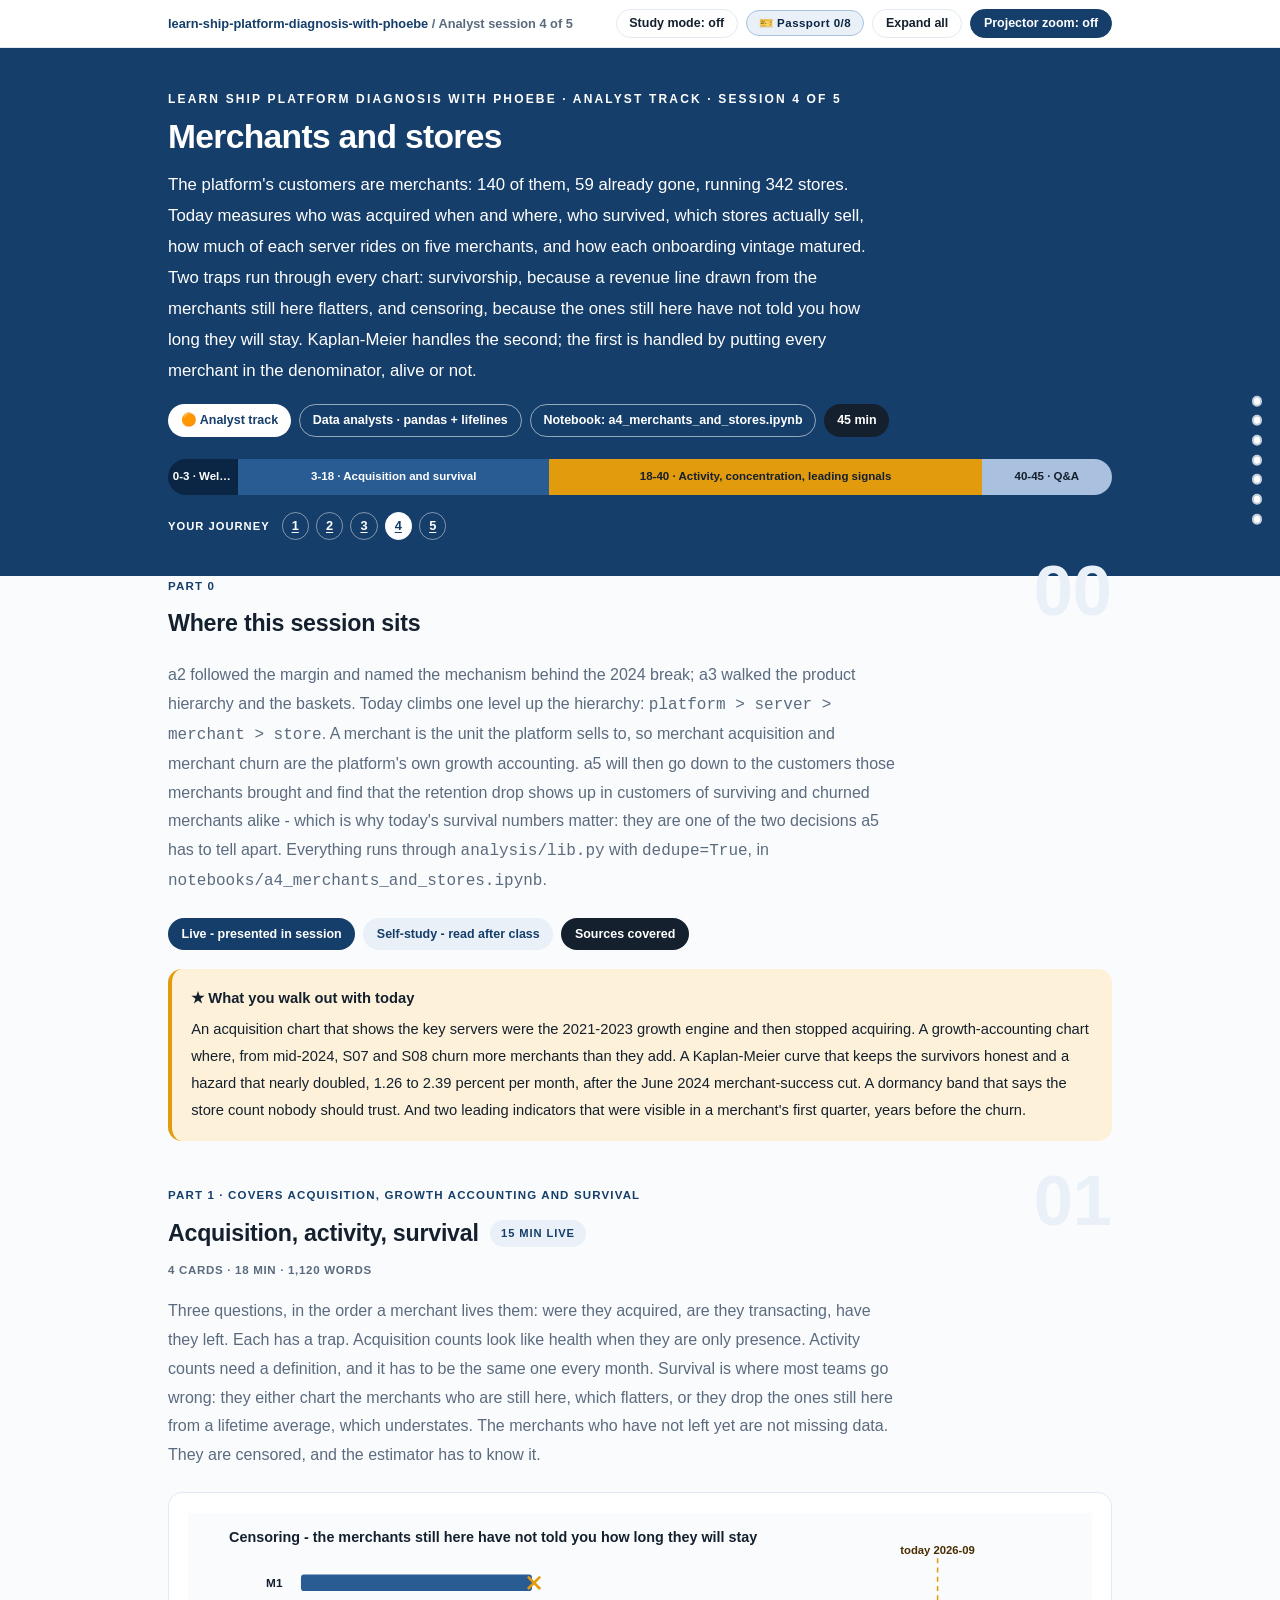
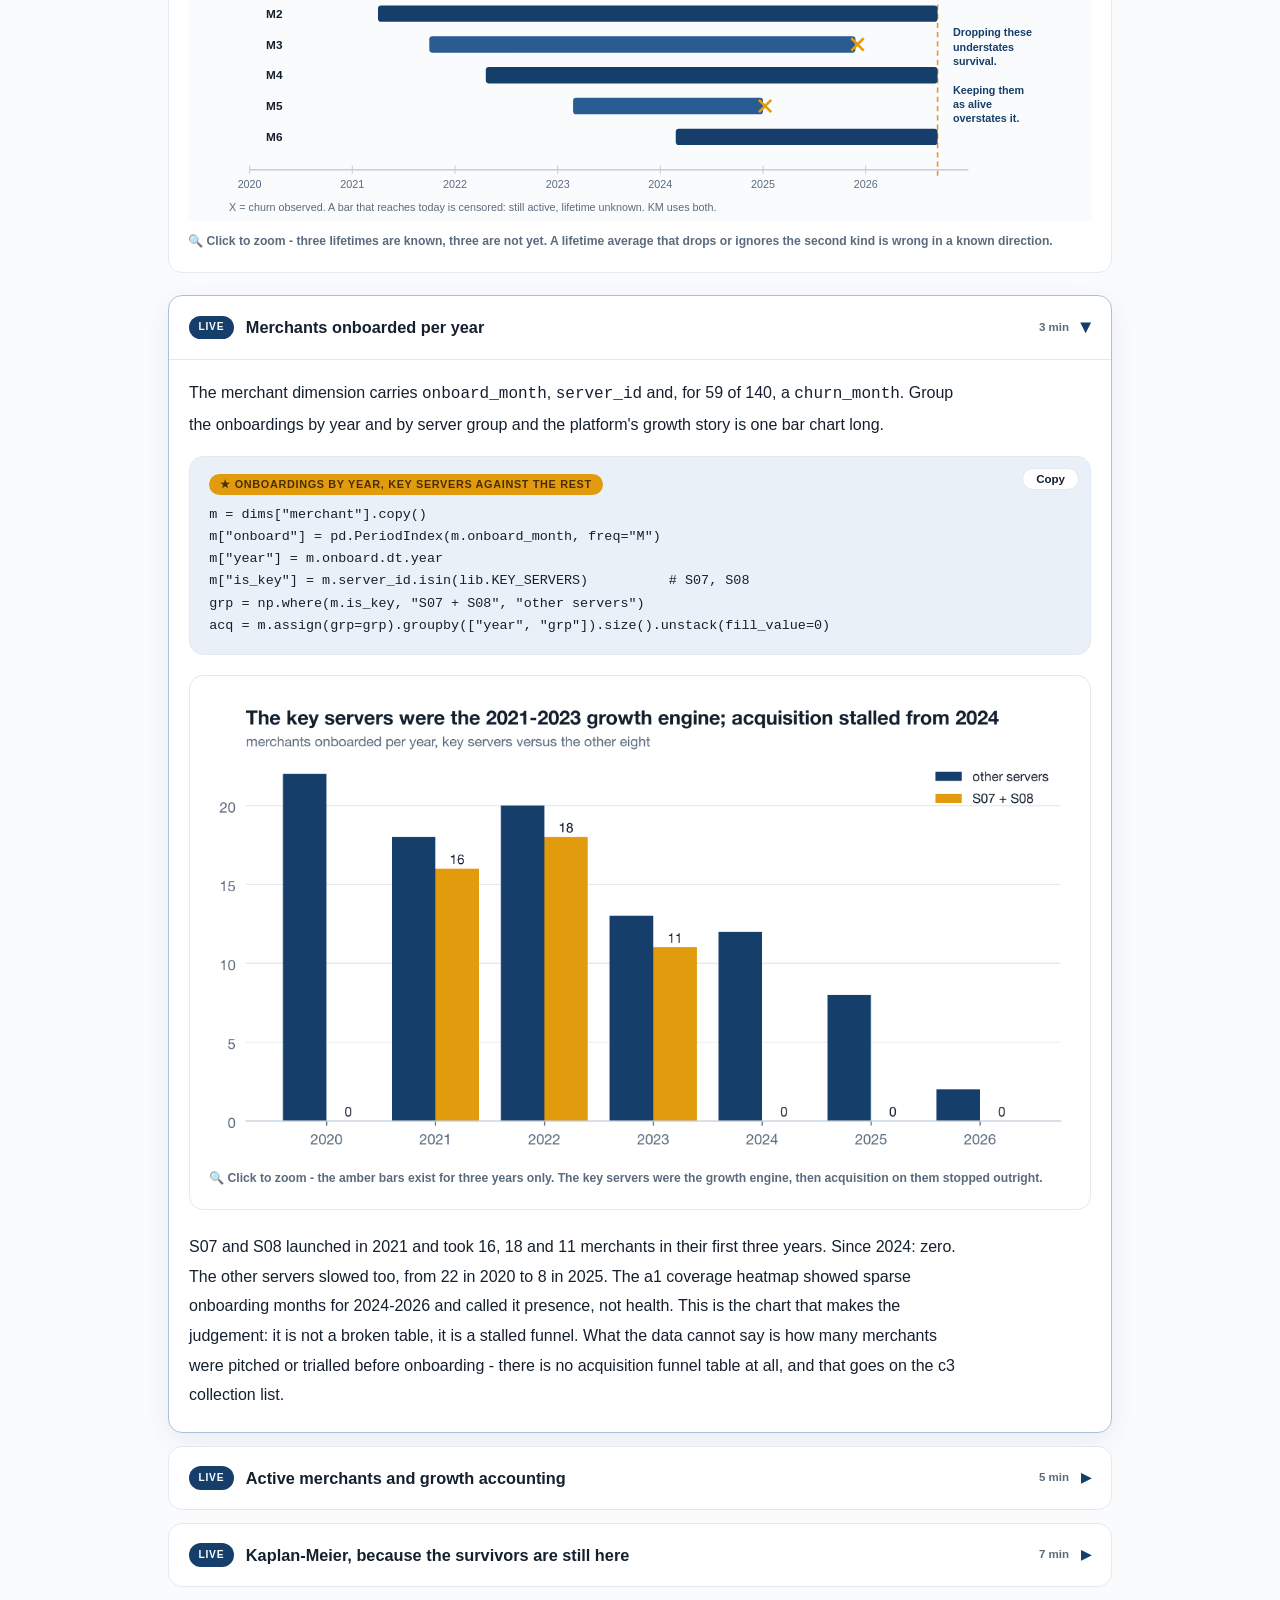
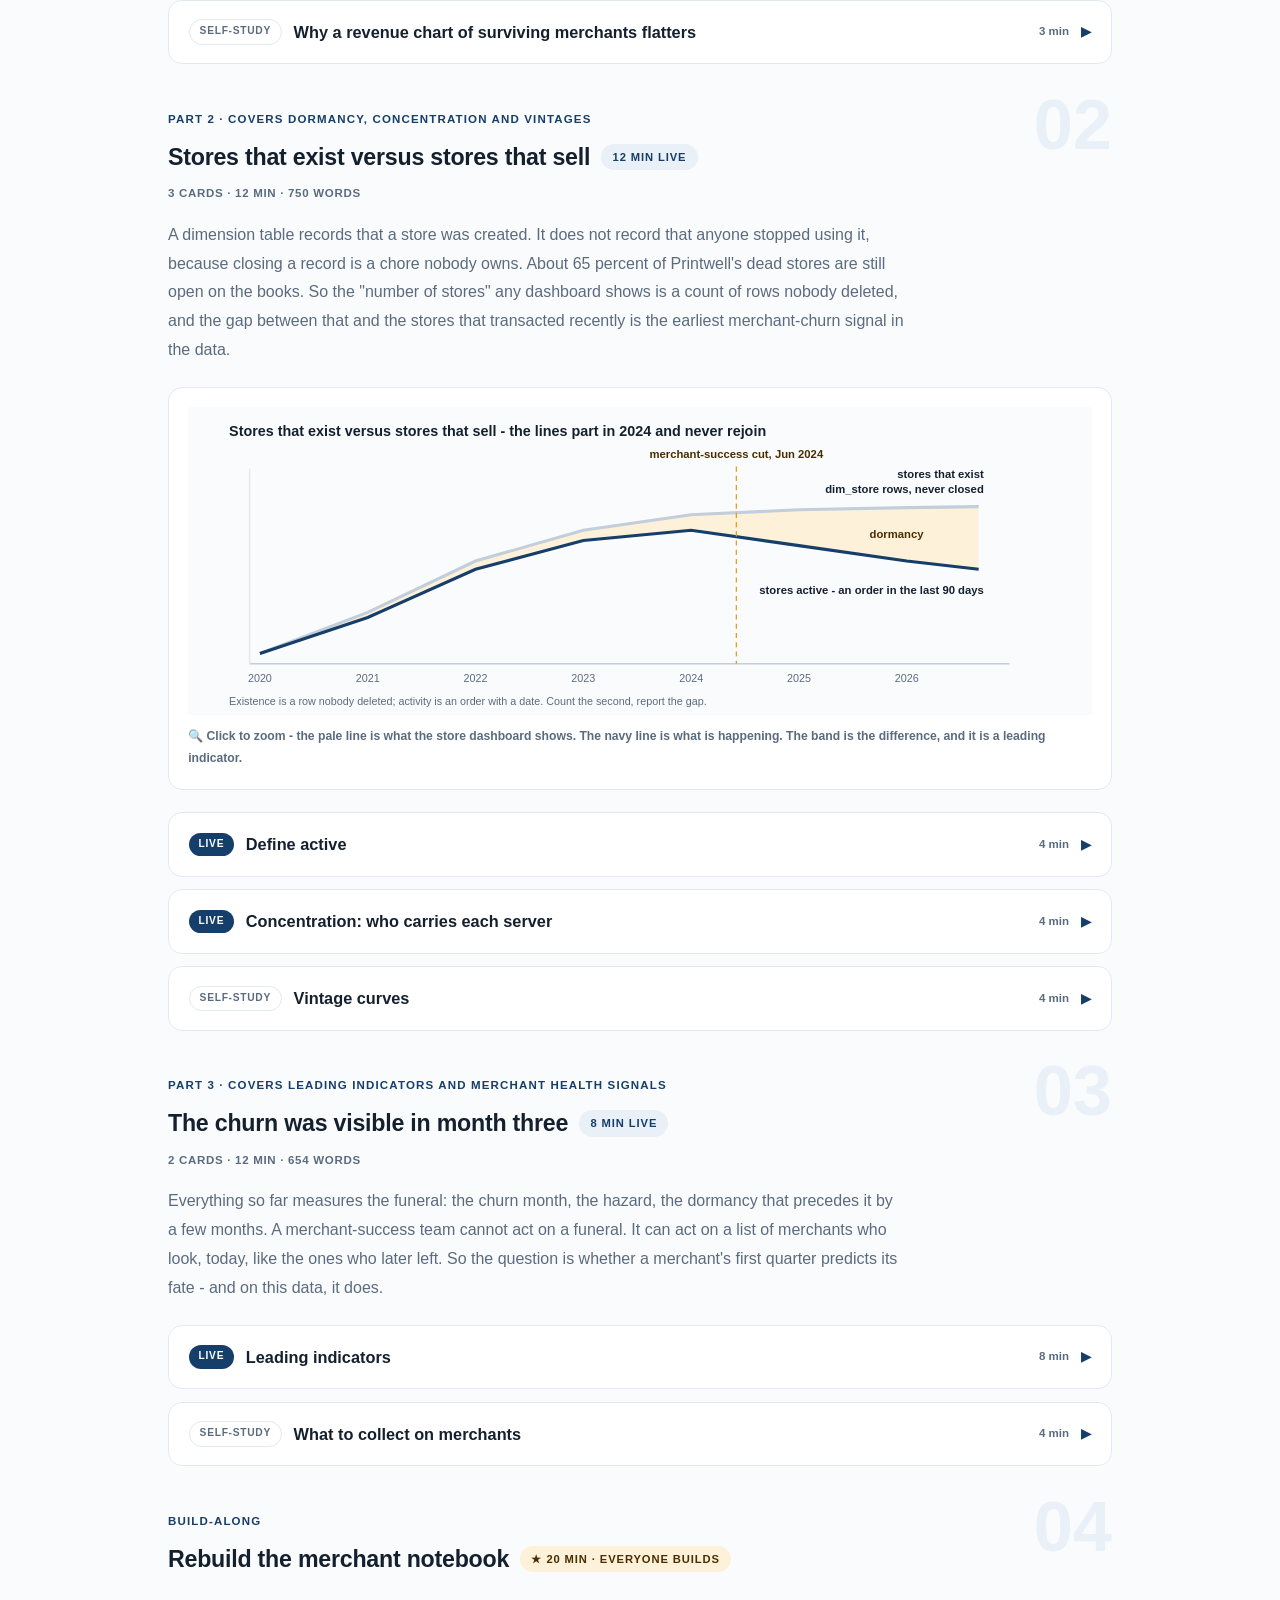
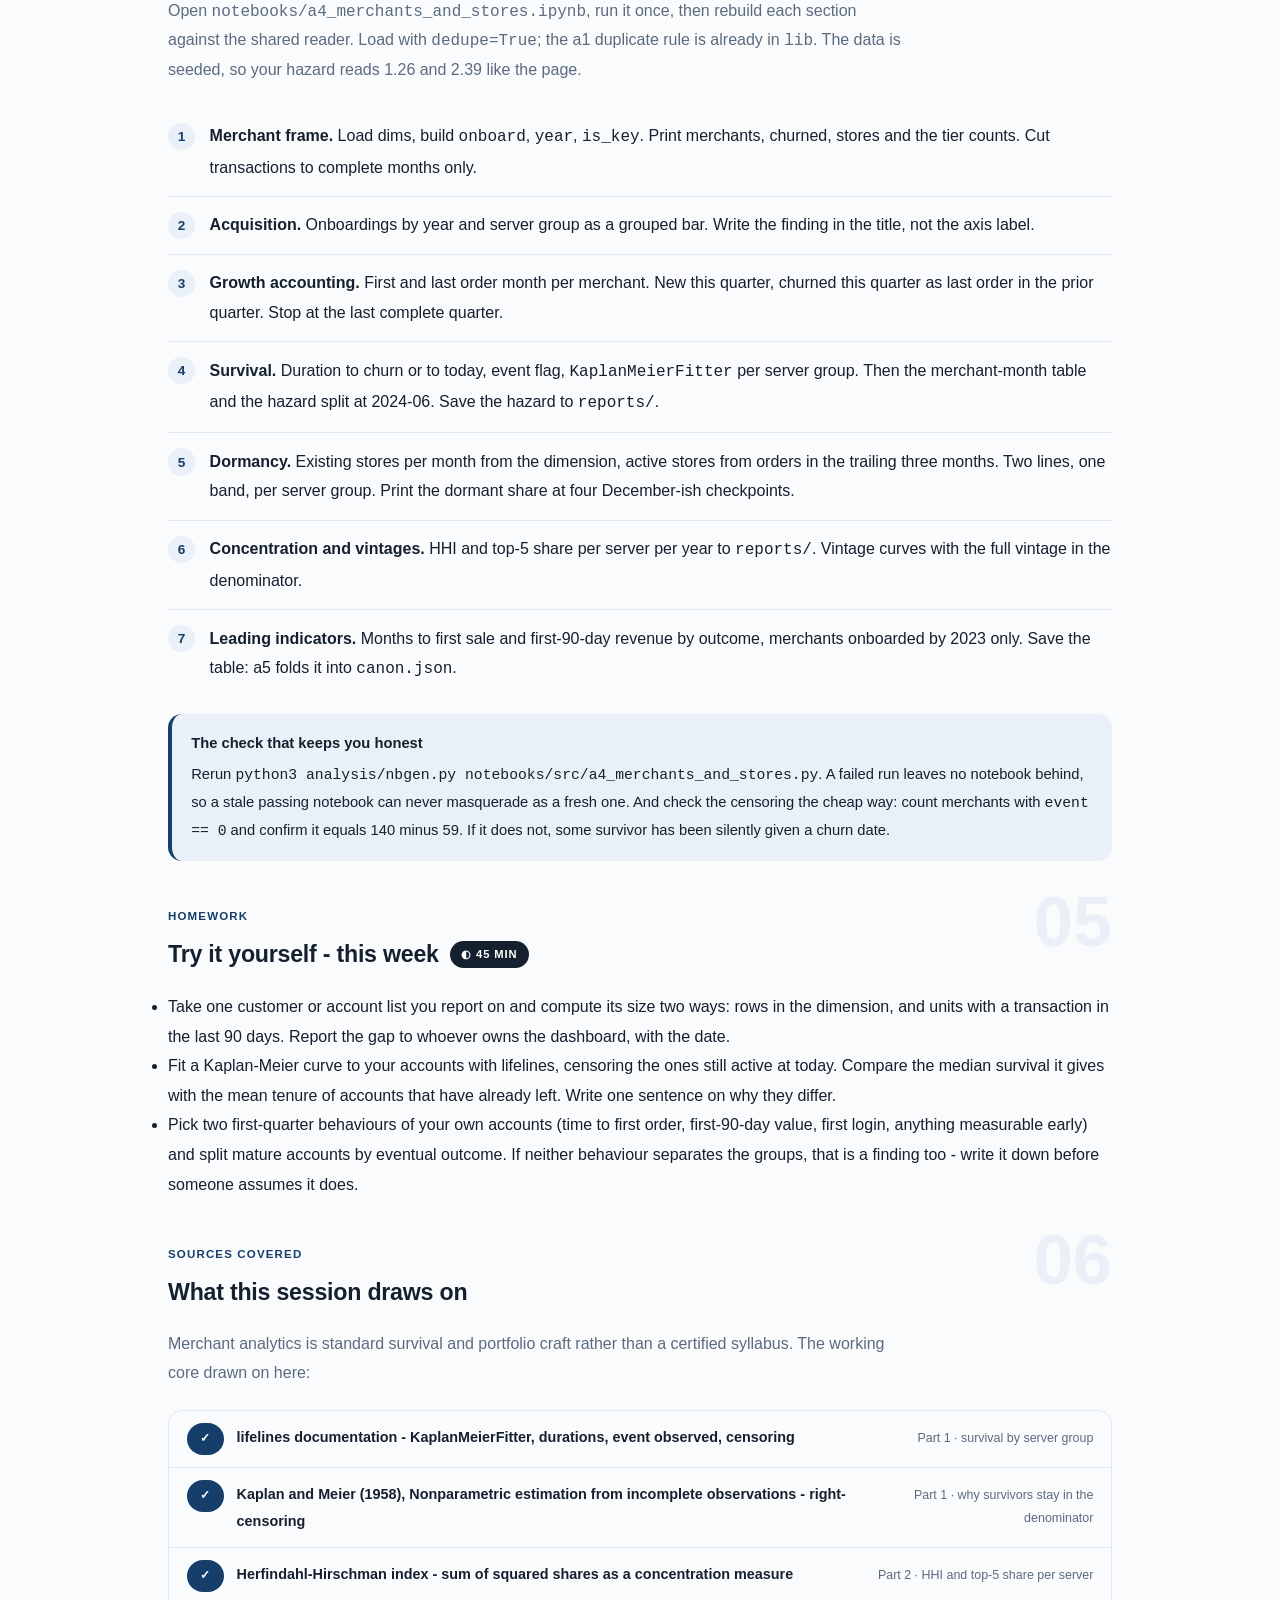
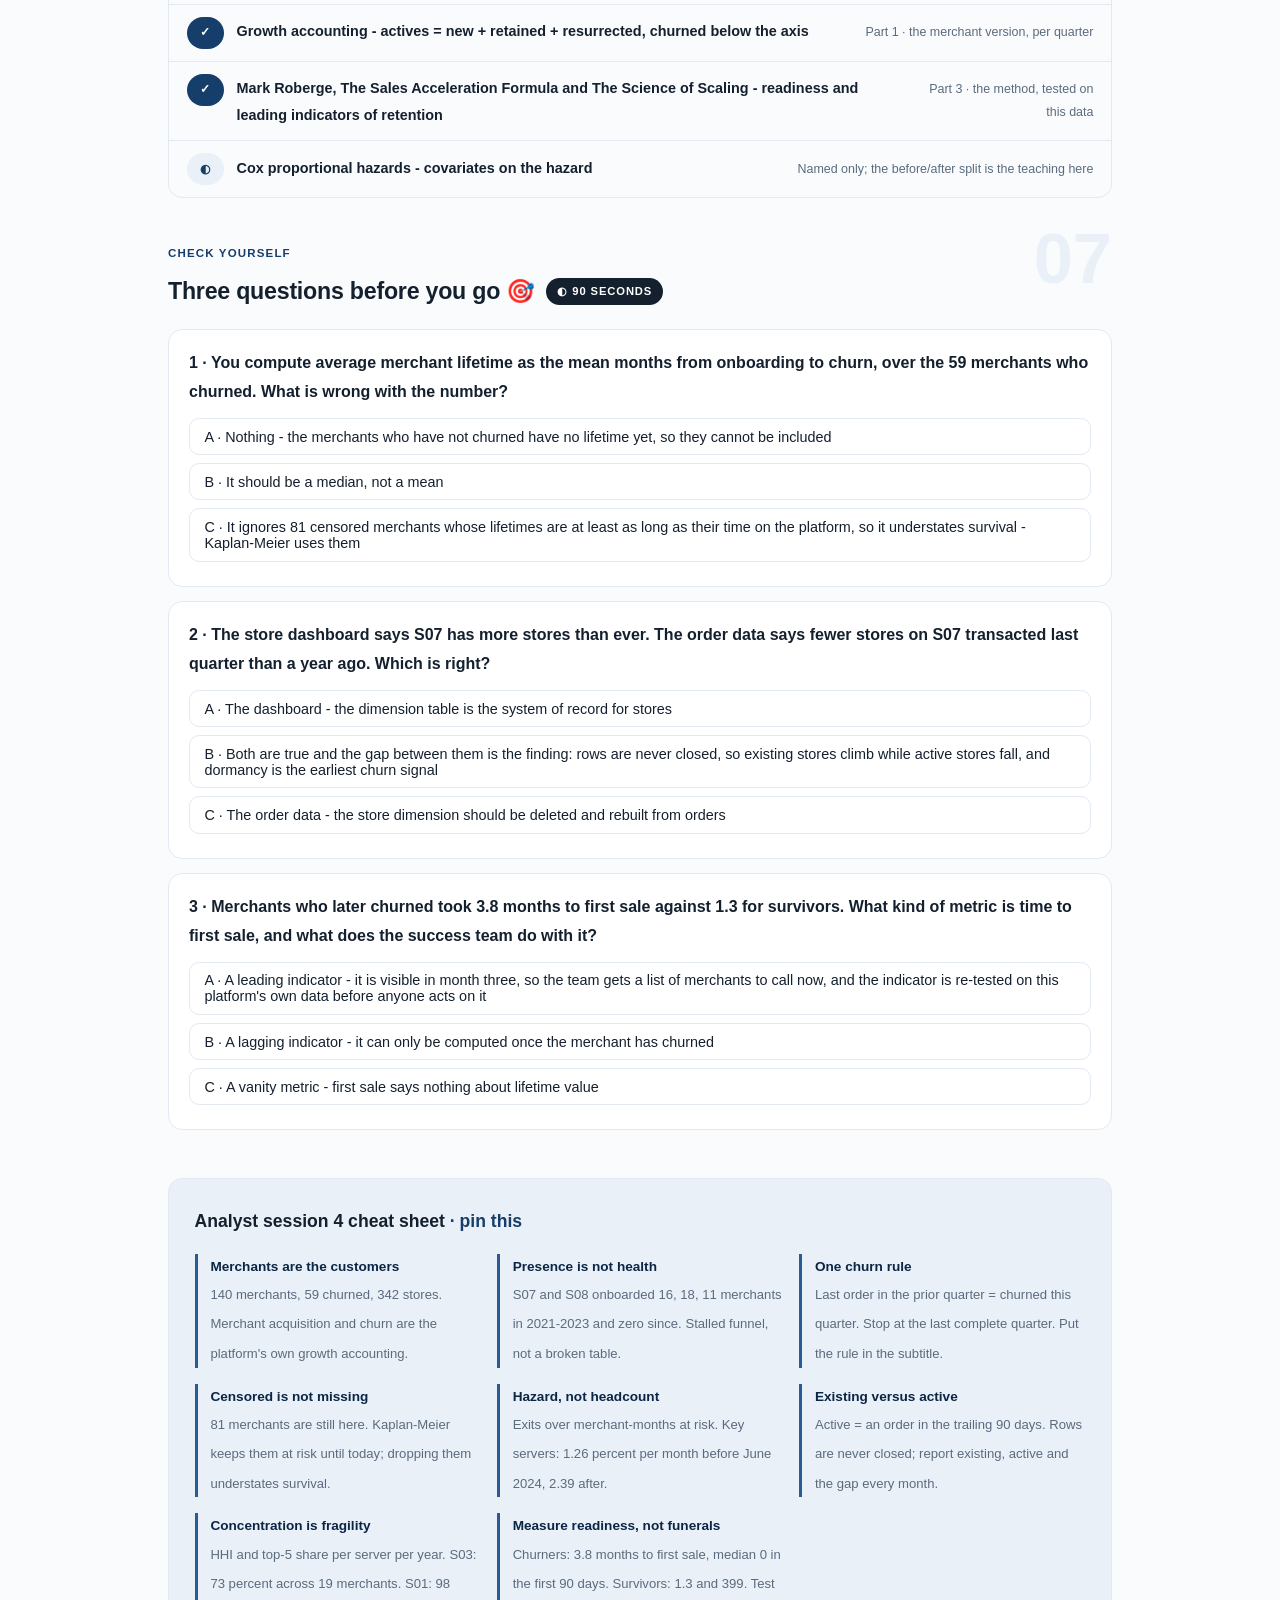
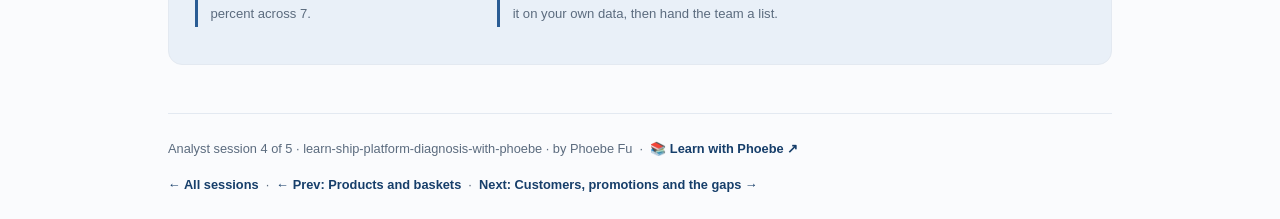
<file: courses/a4-merchants-and-stores.html>
<!DOCTYPE html>
<html lang="en">
<head>
<meta charset="UTF-8">
<meta name="viewport" content="width=device-width, initial-scale=1.0">
<!-- social:start -->
<meta name="description" content="Analyst session 4 of 5. Merchant acquisition, growth accounting, Kaplan-Meier survival with censoring, the store dormancy gap, revenue concentration and the leading indicators that showed merchant churn in month three - in pandas and lifelines on five years of platform data.">
<meta property="og:type" content="article">
<meta property="og:site_name" content="Learn with Phoebe">
<meta property="og:title" content="Merchants and stores - learn ship platform diagnosis with phoebe">
<meta property="og:description" content="Analyst session 4 of 5. Acquisition, growth accounting, Kaplan-Meier survival, store dormancy, concentration and leading indicators - in pandas and lifelines, on five years of platform data.">
<meta property="og:url" content="https://phoebefu6.github.io/learn-ship-platform-diagnosis-with-phoebe/courses/a4-merchants-and-stores.html">
<meta property="og:image" content="https://phoebefu6.github.io/learn-ship-platform-diagnosis-with-phoebe/assets/og-cover.png">
<meta property="og:image:width" content="1200">
<meta property="og:image:height" content="630">
<meta name="twitter:card" content="summary_large_image">
<meta name="twitter:title" content="Merchants and stores - learn ship platform diagnosis with phoebe">
<meta name="twitter:description" content="Acquisition, growth accounting, Kaplan-Meier survival, store dormancy, concentration and leading indicators - in pandas and lifelines, on five years of platform data.">
<meta name="twitter:image" content="https://phoebefu6.github.io/learn-ship-platform-diagnosis-with-phoebe/assets/og-cover.png">
<!-- social:end -->
<title>Analyst session 4 · Merchants and stores - learn ship platform diagnosis with phoebe</title>
<link rel="stylesheet" href="../assets/style.css?v=22">
</head>
<body>

<div class="toolbar">
  <div class="wrap">
    <span class="crumb"><a href="../index.html">learn-ship-platform-diagnosis-with-phoebe</a> / Analyst session 4 of 5</span>
    <button class="btn" id="toggle-all" type="button">Expand all</button>
    <button class="btn primary" id="zoom-toggle" type="button">Projector zoom: off</button>
  </div>
</div>

<header class="masthead">
  <div class="wrap">
    <div class="eyebrow">Learn Ship Platform Diagnosis with Phoebe · Analyst track · Session 4 of 5</div>
    <h1>Merchants and <span class="accent">stores</span></h1>
    <p class="sub">The platform's customers are merchants: 140 of them, 59 already gone, running 342 stores. Today measures who was acquired when and where, who survived, which stores actually sell, how much of each server rides on five merchants, and how each onboarding vintage matured. Two traps run through every chart: survivorship, because a revenue line drawn from the merchants still here flatters, and censoring, because the ones still here have not told you how long they will stay. Kaplan-Meier handles the second; the first is handled by putting every merchant in the denominator, alive or not.</p>
    <div class="chip-row">
      <span class="chip level">🟠 Analyst track</span>
      <span class="chip audience">Data analysts · pandas + lifelines</span>
      <span class="chip audience">Notebook: a4_merchants_and_stores.ipynb</span>
      <span class="chip time">45 min</span>
    </div>
    <div class="agenda">
      <span class="a1" style="flex:1">0-3 · Welcome</span>
      <span class="a2" style="flex:5">3-18 · Acquisition and survival</span>
      <span class="a3" style="flex:7">18-40 · Activity, concentration, leading signals</span>
      <span class="a4" style="flex:2">40-45 · Q&amp;A</span>
    </div>
  </div>
</header>

<main class="wrap">

  <!-- ============ INTRO ============ -->
  <section class="section" id="intro">
    <div class="section-kicker">
      <span class="klabel">Part 0</span>
      <h2>Where this session sits</h2>
    </div>
    <p class="lede">a2 followed the margin and named the mechanism behind the 2024 break; a3 walked the product hierarchy and the baskets. Today climbs one level up the hierarchy: <code>platform &gt; server &gt; merchant &gt; store</code>. A merchant is the unit the platform sells to, so merchant acquisition and merchant churn are the platform's own growth accounting. a5 will then go down to the customers those merchants brought and find that the retention drop shows up in customers of surviving and churned merchants alike - which is why today's survival numbers matter: they are one of the two decisions a5 has to tell apart. Everything runs through <code>analysis/lib.py</code> with <code>dedupe=True</code>, in <code>notebooks/a4_merchants_and_stores.ipynb</code>.</p>
    <div class="legend">
      <span class="pill solid">Live - presented in session</span>
      <span class="pill light">Self-study - read after class</span>
      <span class="pill inkpill">Sources covered</span>
    </div>
    <div class="callout win">
      <strong>★ What you walk out with today</strong>
      An acquisition chart that shows the key servers were the 2021-2023 growth engine and then stopped acquiring. A growth-accounting chart where, from mid-2024, S07 and S08 churn more merchants than they add. A Kaplan-Meier curve that keeps the survivors honest and a hazard that nearly doubled, 1.26 to 2.39 percent per month, after the June 2024 merchant-success cut. A dormancy band that says the store count nobody should trust. And two leading indicators that were visible in a merchant's first quarter, years before the churn.
    </div>
  </section>

  <!-- ============ PART 1: ACQUISITION, ACTIVITY, SURVIVAL ============ -->
  <section class="section" id="survival">
    <div class="section-kicker">
      <span class="klabel">Part 1 · covers acquisition, growth accounting and survival</span>
      <h2>Acquisition, activity, survival <span class="tag concept">15 min live</span></h2>
    </div>
    <p class="lede">Three questions, in the order a merchant lives them: were they acquired, are they transacting, have they left. Each has a trap. Acquisition counts look like health when they are only presence. Activity counts need a definition, and it has to be the same one every month. Survival is where most teams go wrong: they either chart the merchants who are still here, which flatters, or they drop the ones still here from a lifetime average, which understates. The merchants who have not left yet are not missing data. They are censored, and the estimator has to know it.</p>

    <figure class="zoomable">
      <svg viewBox="0 0 880 300" xmlns="http://www.w3.org/2000/svg" role="img" aria-label="A censoring diagram. Six merchants drawn as horizontal bars along a 2020 to 2026 timeline. Three bars end in an X before today, meaning churn was observed. Three bars reach the dashed today line, meaning the merchant is still active and its lifetime is censored, not known.">
        <style>
          .csT { font: 700 14px Inter, sans-serif; fill: #14202E; }
          .csK { font: 700 11.5px Inter, sans-serif; fill: #14202E; }
          .csN { font: 400 10.5px Inter, sans-serif; fill: #5B6B7E; }
          .csA { font: 600 11px Inter, sans-serif; fill: #4A2E00; }
          .csE { font: 600 10.5px Inter, sans-serif; fill: #163E6A; }
        </style>
        <rect x="0" y="0" width="880" height="300" fill="#FAFBFD"/>
        <text class="csT" x="40" y="28">Censoring - the merchants still here have not told you how long they will stay</text>
        <line x1="60" y1="250" x2="760" y2="250" stroke="#C3CEDB" stroke-width="1.5"/>
        <line x1="60" y1="246" x2="60" y2="254" stroke="#C3CEDB"/>
        <line x1="160" y1="246" x2="160" y2="254" stroke="#C3CEDB"/>
        <line x1="260" y1="246" x2="260" y2="254" stroke="#C3CEDB"/>
        <line x1="360" y1="246" x2="360" y2="254" stroke="#C3CEDB"/>
        <line x1="460" y1="246" x2="460" y2="254" stroke="#C3CEDB"/>
        <line x1="560" y1="246" x2="560" y2="254" stroke="#C3CEDB"/>
        <line x1="660" y1="246" x2="660" y2="254" stroke="#C3CEDB"/>
        <text class="csN" x="60" y="268" text-anchor="middle">2020</text>
        <text class="csN" x="160" y="268" text-anchor="middle">2021</text>
        <text class="csN" x="260" y="268" text-anchor="middle">2022</text>
        <text class="csN" x="360" y="268" text-anchor="middle">2023</text>
        <text class="csN" x="460" y="268" text-anchor="middle">2024</text>
        <text class="csN" x="560" y="268" text-anchor="middle">2025</text>
        <text class="csN" x="660" y="268" text-anchor="middle">2026</text>
        <line x1="730" y1="44" x2="730" y2="256" stroke="#E39B0E" stroke-width="1.5" stroke-dasharray="5 4"/>
        <text class="csA" x="730" y="40" text-anchor="middle">today 2026-09</text>
        <text class="csK" x="92" y="72" text-anchor="end">M1</text>
        <rect x="110" y="60" width="225" height="16" rx="3" fill="#2A5C94"/>
        <line x1="331" y1="62" x2="343" y2="74" stroke="#E39B0E" stroke-width="2.5"/>
        <line x1="343" y1="62" x2="331" y2="74" stroke="#E39B0E" stroke-width="2.5"/>
        <text class="csK" x="92" y="102" text-anchor="end">M2</text>
        <rect x="185" y="90" width="545" height="16" rx="3" fill="#163E6A"/>
        <text class="csK" x="92" y="132" text-anchor="end">M3</text>
        <rect x="235" y="120" width="415" height="16" rx="3" fill="#2A5C94"/>
        <line x1="646" y1="122" x2="658" y2="134" stroke="#E39B0E" stroke-width="2.5"/>
        <line x1="658" y1="122" x2="646" y2="134" stroke="#E39B0E" stroke-width="2.5"/>
        <text class="csK" x="92" y="162" text-anchor="end">M4</text>
        <rect x="290" y="150" width="440" height="16" rx="3" fill="#163E6A"/>
        <text class="csK" x="92" y="192" text-anchor="end">M5</text>
        <rect x="375" y="180" width="185" height="16" rx="3" fill="#2A5C94"/>
        <line x1="556" y1="182" x2="568" y2="194" stroke="#E39B0E" stroke-width="2.5"/>
        <line x1="568" y1="182" x2="556" y2="194" stroke="#E39B0E" stroke-width="2.5"/>
        <text class="csK" x="92" y="222" text-anchor="end">M6</text>
        <rect x="475" y="210" width="255" height="16" rx="3" fill="#163E6A"/>
        <text class="csE" x="745" y="120">Dropping these</text>
        <text class="csE" x="745" y="134">understates</text>
        <text class="csE" x="745" y="148">survival.</text>
        <text class="csE" x="745" y="176">Keeping them</text>
        <text class="csE" x="745" y="190">as alive</text>
        <text class="csE" x="745" y="204">overstates it.</text>
        <text class="csN" x="40" y="290">X = churn observed. A bar that reaches today is censored: still active, lifetime unknown. KM uses both.</text>
      </svg>
      <figcaption>🔍 Click to zoom - three lifetimes are known, three are not yet. A lifetime average that drops or ignores the second kind is wrong in a known direction.</figcaption>
    </figure>

    <details class="card" open>
      <summary><span class="mode live">Live</span> Merchants onboarded per year <span class="mini">3 min</span><span class="caret">▶</span></summary>
      <div class="body">
        <p>The merchant dimension carries <code>onboard_month</code>, <code>server_id</code> and, for 59 of 140, a <code>churn_month</code>. Group the onboardings by year and by server group and the platform's growth story is one bar chart long.</p>
        <div class="prompt-box good"><span class="label">★ Onboardings by year, key servers against the rest</span>m = dims["merchant"].copy()
m["onboard"] = pd.PeriodIndex(m.onboard_month, freq="M")
m["year"] = m.onboard.dt.year
m["is_key"] = m.server_id.isin(lib.KEY_SERVERS)          # S07, S08
grp = np.where(m.is_key, "S07 + S08", "other servers")
acq = m.assign(grp=grp).groupby(["year", "grp"]).size().unstack(fill_value=0)</div>
        <figure class="zoomable">
          <img src="../figures/a4_merchant_acquisition.png" alt="Grouped bar chart of merchants onboarded per year 2020 to 2026. S07 and S08 onboarded 16, 18 and 11 merchants in 2021, 2022 and 2023 and none in any other year. Other servers onboarded between 22 and 8 per year through 2025, and 2 in 2026.">
          <figcaption>🔍 Click to zoom - the amber bars exist for three years only. The key servers were the growth engine, then acquisition on them stopped outright.</figcaption>
        </figure>
        <p>S07 and S08 launched in 2021 and took 16, 18 and 11 merchants in their first three years. Since 2024: zero. The other servers slowed too, from 22 in 2020 to 8 in 2025. The a1 coverage heatmap showed sparse onboarding months for 2024-2026 and called it presence, not health. This is the chart that makes the judgement: it is not a broken table, it is a stalled funnel. What the data cannot say is how many merchants were pitched or trialled before onboarding - there is no acquisition funnel table at all, and that goes on the c3 collection list.</p>
      </div>
    </details>

    <details class="card">
      <summary><span class="mode live">Live</span> Active merchants and growth accounting <span class="mini">5 min</span><span class="caret">▶</span></summary>
      <div class="body">
        <p>A merchant is active in a month if any of its stores transacted that month. That is a definition you write down once and never vary, because an active count with a moving definition is two charts pretending to be one. The growth-accounting identity for merchants reads the same as for customers: actives this quarter = new + retained, and churned sits below the axis.</p>
        <figure class="zoomable">
          <img src="../figures/a4_active_merchants.png" alt="Line chart of active merchants per month, 2020 to 2026, for other servers and for S07 plus S08. The key-server line climbs through 2023, then declines after the dashed June 2024 marker while the other-server line stays roughly level.">
          <figcaption>🔍 Click to zoom - active merchants per month, transacted that month. The amber line turns down after the dashed June 2024 line.</figcaption>
        </figure>
        <div class="prompt-box good"><span class="label">★ New and churned merchants per quarter - one rule for "churned"</span>act = txc.groupby(["month", "merchant_id"]).size().reset_index()[["month", "merchant_id"]]
first = act.groupby("merchant_id").month.min()
last  = act.groupby("merchant_id").month.max()
rows = []
for grp_name, flag in [("S07 + S08", True), ("other servers", False)]:
    ids = m[m.is_key == flag].merchant_id
    for qq in pd.period_range("2020Q1", "2026Q2", freq="Q"):
        f = first.reindex(ids).dropna(); l = last.reindex(ids).dropna()
        new = (f.dt.asfreq("Q") == qq).sum()
        churned = (l.dt.asfreq("Q") == qq - 1).sum()   # last order in the PRIOR quarter = churned THIS quarter
        rows.append((qq, grp_name, new, -churned))
ga = pd.DataFrame(rows, columns=["quarter", "grp", "new", "churned"])</div>
        <p>The churn rule matters more than it looks. A merchant whose last order fell in 2024Q2 is counted as churned in 2024Q3, the first quarter with no order. Count it in the quarter of the last order instead and every churn moves one quarter earlier, which puts the merchant exodus before the June cut instead of after it. The rule is a sentence in the chart subtitle, and the growth-accounting range stops at 2026Q2 because the quarter still running cannot yet tell a churned merchant from a quiet one.</p>
        <figure class="zoomable">
          <img src="../figures/a4_merchant_growth_accounting.png" alt="Two panels of quarterly bars, 2020 to 2026. New merchants above the axis, churned merchants below, with a dotted cumulative net line. On S07 plus S08 the new bars stop after 2023 and the churned bars grow from mid-2024, so the net line turns down. On other servers new and churned roughly balance.">
          <figcaption>🔍 Click to zoom - from mid-2024 the key servers churn more merchants than they add, and nothing new arrives to replace them.</figcaption>
        </figure>
      </div>
    </details>

    <details class="card">
      <summary><span class="mode live">Live</span> Kaplan-Meier, because the survivors are still here <span class="mini">7 min</span><span class="caret">▶</span></summary>
      <div class="body">
        <p>81 of 140 merchants have no churn month. Their lifetimes are not known; they are at least as long as the time since onboarding. The Kaplan-Meier estimator uses exactly that information: at each month, it asks what share of the merchants still at risk left, and multiplies the survival down. A merchant still here contributes to the denominator up to today and then stops, without pretending to have left or to be immortal. In lifelines the duration is months from onboarding to churn month or to today, and <code>event</code> is 1 only when the churn was observed.</p>
        <div class="prompt-box good"><span class="label">★ Survival by server group, and the monthly hazard before and after June 2024</span>from lifelines import KaplanMeierFitter
as_of_m = pd.Period(lib.AS_OF, "M")
m["end"] = np.where(m.churn_month != "", m.churn_month, str(as_of_m))
m["dur"] = (pd.PeriodIndex(m.end, freq="M") - m.onboard).map(lambda x: x.n).clip(lower=1)
m["event"] = (m.churn_month != "").astype(int)          # 0 = still here, censored at today
kmf = KaplanMeierFitter()
for flag, lab in [(False, "other servers"), (True, "S07 + S08")]:
    d = m[m.is_key == flag]
    kmf.fit(d.dur, d.event, label=f"{lab} (n={len(d)})").plot_survival_function(ax=ax, ci_alpha=.12)

# hazard: every merchant-month at risk on the key servers, split at 2024-06
mm = [(str(r.onboard + k), 1 if (r.event and k == r.dur - 1) else 0)
      for r in m[m.is_key].itertuples() for k in range(r.dur)]
hz = pd.DataFrame(mm, columns=["month", "churn"]); hz["month"] = pd.PeriodIndex(hz.month, freq="M")
hz["period"] = np.where(hz.month &gt;= pd.Period("2024-06", "M"), "Jun 2024 onward", "before Jun 2024")
haz = hz.groupby("period").churn.agg(["sum", "count"])
haz["monthly hazard %"] = haz["sum"] / haz["count"] * 100</div>
        <figure class="zoomable">
          <img src="../figures/a4_survival_hazard.png" alt="Left: Kaplan-Meier survival curves since onboarding for other servers and for S07 plus S08, with confidence bands; the key-server curve falls faster. Right: monthly churn hazard for key-server merchants, 1.26 percent per month before June 2024 and 2.39 percent per month from June 2024 onward.">
          <figcaption>🔍 Click to zoom - the hazard is the honest number: of the merchants at risk in a given month, how many left. It nearly doubled the month the success team was cut.</figcaption>
        </figure>
        <p>The right panel is 956 merchant-months at risk before June 2024 with 12 exits, against 670 merchant-months after with 16. The hazard is not a survival rate and not a churn count; it is the chance a merchant at risk leaves in a given month, and it lets a period with fewer merchants be compared with a period that had more. 1.26 to 2.39 percent per month is the merchant-side echo of the decision a2 priced on the margin side. The store dormancy in Part 2 is the earlier, quieter version of the same signal.</p>
        <div class="callout example">
          <span class="ex-pill">Real world</span>
          A subscription-software company reported average customer lifetime as the mean tenure of customers who had cancelled. The number fell every quarter and the board concluded churn was accelerating. It was not: the company was growing, so recent cancellers were disproportionately young accounts, and the long-tenured customers who had never cancelled were simply not in the average. A Kaplan-Meier curve on the same data was flat. The estimator was invented in 1958 for exactly this problem - patients still alive at the end of a trial - and it applies unchanged to merchants still trading.
        </div>
      </div>
    </details>

    <details class="card">
      <summary><span class="mode self">Self-study</span> Why a revenue chart of surviving merchants flatters <span class="mini">3 min</span><span class="caret">▶</span></summary>
      <div class="body">
        <p>Take the merchants active today and plot their revenue back to 2020. The line rises beautifully, because every merchant in it is, by construction, one that made it. The 59 that left are not on the chart, and neither is the revenue they took with them. This is survivorship bias, and it is the default shape of any "our customers" chart built from a current customer list. Three habits prevent it:</p>
        <ul>
          <li>Build merchant-level series from the transaction fact, never from a filtered dimension. A merchant who churned in 2023 still has 2021 and 2022 revenue, and it belongs on the 2021 and 2022 chart.</li>
          <li>Put the whole vintage in the denominator. The vintage curves in Part 2 divide by every merchant onboarded that year, alive or not, so a churn shows as a decline in the curve instead of a disappearance from it.</li>
          <li>When someone shows a per-merchant average rising, ask how many merchants are in the average this year against last year. A shrinking denominator of survivors makes any per-unit metric climb.</li>
        </ul>
      </div>
    </details>
  </section>

  <!-- ============ PART 2: STORES THAT EXIST VS STORES THAT SELL ============ -->
  <section class="section" id="stores">
    <div class="section-kicker">
      <span class="klabel">Part 2 · covers dormancy, concentration and vintages</span>
      <h2>Stores that exist versus stores that sell <span class="tag concept">12 min live</span></h2>
    </div>
    <p class="lede">A dimension table records that a store was created. It does not record that anyone stopped using it, because closing a record is a chore nobody owns. About 65 percent of Printwell's dead stores are still open on the books. So the "number of stores" any dashboard shows is a count of rows nobody deleted, and the gap between that and the stores that transacted recently is the earliest merchant-churn signal in the data.</p>

    <figure class="zoomable">
      <svg viewBox="0 0 880 300" xmlns="http://www.w3.org/2000/svg" role="img" aria-label="Two lines over 2020 to 2026. The pale line of stores that exist rises and stays high because dimension rows are never closed. The navy line of stores active in the last 90 days follows it until 2024 and then falls away. The shaded band between them is dormancy, opening after a dashed June 2024 marker.">
        <style>
          .dvT { font: 700 14px Inter, sans-serif; fill: #14202E; }
          .dvN { font: 400 10.5px Inter, sans-serif; fill: #5B6B7E; }
          .dvL { font: 600 11px Inter, sans-serif; fill: #14202E; }
          .dvA { font: 600 11px Inter, sans-serif; fill: #4A2E00; }
        </style>
        <rect x="0" y="0" width="880" height="300" fill="#FAFBFD"/>
        <text class="dvT" x="40" y="28">Stores that exist versus stores that sell - the lines part in 2024 and never rejoin</text>
        <polygon points="70,240 175,200 280,150 385,120 490,105 595,100 700,98 770,97 770,158 700,150 595,135 490,120 385,130 280,158 175,205" fill="#FDF1DA"/>
        <line x1="60" y1="250" x2="800" y2="250" stroke="#C3CEDB" stroke-width="1.5"/>
        <line x1="60" y1="60" x2="60" y2="250" stroke="#E3E9F1" stroke-width="1.5"/>
        <polyline points="70,240 175,200 280,150 385,120 490,105 595,100 700,98 770,97" fill="none" stroke="#C3CEDB" stroke-width="3"/>
        <polyline points="70,240 175,205 280,158 385,130 490,120 595,135 700,150 770,158" fill="none" stroke="#163E6A" stroke-width="3"/>
        <line x1="534" y1="58" x2="534" y2="250" stroke="#E39B0E" stroke-width="1.2" stroke-dasharray="5 4"/>
        <text class="dvA" x="534" y="50" text-anchor="middle">merchant-success cut, Jun 2024</text>
        <text class="dvL" x="775" y="69" text-anchor="end">stores that exist</text><text class="dvL" x="775" y="84" text-anchor="end">dim_store rows, never closed</text>
        <text class="dvL" x="775" y="182" text-anchor="end">stores active - an order in the last 90 days</text>
        <text class="dvA" x="690" y="128" text-anchor="middle">dormancy</text>
        <text class="dvN" x="70" y="268" text-anchor="middle">2020</text>
        <text class="dvN" x="175" y="268" text-anchor="middle">2021</text>
        <text class="dvN" x="280" y="268" text-anchor="middle">2022</text>
        <text class="dvN" x="385" y="268" text-anchor="middle">2023</text>
        <text class="dvN" x="490" y="268" text-anchor="middle">2024</text>
        <text class="dvN" x="595" y="268" text-anchor="middle">2025</text>
        <text class="dvN" x="700" y="268" text-anchor="middle">2026</text>
        <text class="dvN" x="40" y="290">Existence is a row nobody deleted; activity is an order with a date. Count the second, report the gap.</text>
      </svg>
      <figcaption>🔍 Click to zoom - the pale line is what the store dashboard shows. The navy line is what is happening. The band is the difference, and it is a leading indicator.</figcaption>
    </figure>

    <details class="card">
      <summary><span class="mode live">Live</span> Define active <span class="mini">4 min</span><span class="caret">▶</span></summary>
      <div class="body">
        <p>Active store: at least one order in the trailing 90 days. Ninety days because the median customer takes 118 days between first and second order (a5), so a store with no order in a quarter is quiet, not merely between customers. The definition is applied month by month against the stores whose dimension row says they exist that month, and the dormant share is one minus active over existing.</p>
        <div class="prompt-box good"><span class="label">★ Existing versus active stores, month by month</span>st["open"]  = pd.PeriodIndex(st.open_month, freq="M")
st["close"] = pd.PeriodIndex(st.close_month.replace("", str(as_of_m)), freq="M")   # blank = still open on the books
last_order = txc.groupby(["store_id", "month"]).size().reset_index()[["store_id", "month"]]
rows = []
for per in pd.period_range("2020-06", as_of_m - 1, freq="M"):
    existing = st[(st.open &lt;= per) &amp; (st.close &gt;= per)]
    recent = set(last_order[(last_order.month &lt;= per) &amp; (last_order.month &gt;= per - 2)].store_id)  # trailing 3 months
    for flag in [True, False]:
        e = existing[existing.is_key == flag]
        rows.append((per, "S07 + S08" if flag else "other servers", len(e), e.store_id.isin(recent).sum()))
dorm = pd.DataFrame(rows, columns=["month", "grp", "existing", "active"])
dorm["dormant %"] = (1 - dorm.active / dorm.existing) * 100</div>
        <figure class="zoomable">
          <img src="../figures/a4_store_dormancy.png" alt="Two panels, S07 plus S08 and other servers, 2020 to 2026. In each, a pale line of existing stores and a coloured line of stores active in the last 90 days, with the gap shaded. On the key servers the shaded dormancy band widens through 2025 and 2026; on other servers it stays thin.">
          <figcaption>🔍 Click to zoom - the shaded band is dormancy plus dead stores still on the books. On the key servers it widens; elsewhere it does not.</figcaption>
        </figure>
        <p>Dormant share on the key servers: 8.7 percent in December 2023, 4.1 in December 2024, 8.8 in December 2025 and 10.2 by August 2026, against 6.6, 4.9, 3.7 and 6.2 on the other servers. The December 2024 dip on both groups is seasonal - a quarter with a December in it has few quiet stores. The trend after it is not. A store that stops selling is a merchant that is disengaging, months before the merchant's last order becomes a churn in the growth accounting.</p>
        <div class="callout tip">
          <strong>Report existing, active and the gap</strong>
          Three numbers, every month, never just one. "342 stores" is true and useless. "342 on the books, N active, dormancy X percent and rising on S07 and S08" is a sentence a merchant-success lead can act on this week. The cost of not closing records is not tidiness; it is that the only trustworthy store count has to be recomputed from orders every time.
        </div>
      </div>
    </details>

    <details class="card">
      <summary><span class="mode live">Live</span> Concentration: who carries each server <span class="mini">4 min</span><span class="caret">▶</span></summary>
      <div class="body">
        <p>Revenue per server hides how many merchants it rests on. The Herfindahl index (sum of squared revenue shares, scaled to 10,000) and the plainer top-5 merchant share say the same thing in two registers: high concentration is fragility, because one merchant leaving becomes a server-level event.</p>
        <div class="prompt-box good"><span class="label">★ HHI and top-5 share of merchant revenue, per server per year</span>mr = txc.groupby(["server_id", "year", "merchant_id"]).revenue.sum().reset_index()
def hhi(g):
    s = g.revenue / g.revenue.sum()
    return pd.Series({"hhi": (s ** 2).sum() * 10000,
                      "top5 share %": s.sort_values(ascending=False).head(5).sum() * 100,
                      "merchants": len(s)})
conc = mr.groupby(["server_id", "year"]).apply(hhi).reset_index()
conc.round(1).to_csv(lib.REPORTS / "a4_concentration.csv", index=False)
piv = conc[conc.year == 2025].set_index("server_id")</div>
        <figure class="zoomable">
          <img src="../figures/a4_concentration.png" alt="Bar chart of top-5 merchant share of server revenue in 2025, one bar per server, key servers in amber. Small servers sit near 100 percent with under ten merchants each; S03, the largest, is lowest at 73 percent across 19 merchants.">
          <figcaption>🔍 Click to zoom - the smaller the server, the more one merchant matters. S03 is the only server whose top five carry under three-quarters of revenue.</figcaption>
        </figure>
        <p>In 2025, S03 spreads its revenue across 19 merchants and its top five carry 73.1 percent; S01 has 7 merchants and its top five carry 98.2 percent. A server with five merchants is a portfolio of five bets. The full table by year is in <code>reports/a4_concentration.csv</code>; watch the HHI trend, because concentration that rises while merchant count is flat means the smaller merchants are fading, which is the dormancy story told in a different unit.</p>
      </div>
    </details>

    <details class="card">
      <summary><span class="mode self">Self-study</span> Vintage curves <span class="mini">4 min</span><span class="caret">▶</span></summary>
      <div class="body">
        <p>A vintage is every merchant onboarded in the same year. Revenue per merchant of the vintage, by months since onboarding, with all of the vintage in the denominator - alive or not - is the merchant version of a cohort curve. Churn shows as decline, not disappearance. The 2021 and 2022 vintages carried the platform; 2023 onward matured lower. Read alongside the acquisition chart, this says the key servers not only stopped acquiring, the last merchants they did acquire earned less per head than the ones before.</p>
        <figure class="zoomable">
          <img src="../figures/a4_vintage_curves.png" alt="Line chart of monthly revenue per merchant of each onboarding vintage, 2020 to 2024, over 36 months since onboarding. The 2021 and 2022 vintages climb highest; the 2023 and 2024 vintages sit lower at every month of age.">
          <figcaption>🔍 Click to zoom - each line divides by every merchant of the vintage, so a merchant who left pulls the line down instead of vanishing from it.</figcaption>
        </figure>
        <p>Segment and vertical tell you where a merchant-month earns most: an Enterprise merchant-month averages 7,376 against 2,027 for Mid and 462 for SMB, and sports clubs (3,661) out-earn schools (1,241) three to one. This is the cut that turns "acquire more merchants" into "acquire merchants in the segments and verticals where a merchant-month is worth most", which is the c3 acquisition recommendation.</p>
        <figure class="zoomable">
          <img src="../figures/a4_segment_vertical.png" alt="Two bar charts of average revenue per merchant-month. Left by segment: SMB 462, Mid 2,027, Enterprise 7,376. Right by vertical, sorted: school lowest at 1,241, sports club highest at 3,661.">
          <figcaption>🔍 Click to zoom - a merchant-month is not a merchant-month. Segment is a 16x range; vertical is a 3x range.</figcaption>
        </figure>
      </div>
    </details>
  </section>

  <!-- ============ PART 3: LEADING INDICATORS ============ -->
  <section class="section" id="leading">
    <div class="section-kicker">
      <span class="klabel">Part 3 · covers leading indicators and merchant health signals</span>
      <h2>The churn was visible in month three <span class="tag concept">8 min live</span></h2>
    </div>
    <p class="lede">Everything so far measures the funeral: the churn month, the hazard, the dormancy that precedes it by a few months. A merchant-success team cannot act on a funeral. It can act on a list of merchants who look, today, like the ones who later left. So the question is whether a merchant's first quarter predicts its fate - and on this data, it does.</p>

    <details class="card">
      <summary><span class="mode live">Live</span> Leading indicators <span class="mini">8 min</span><span class="caret">▶</span></summary>
      <div class="body">
        <p>Two readiness signals from the first quarter after onboarding: months from onboarding to first sale, and revenue in the first 90 days. Measured only on merchants onboarded by 2023, so every one of them has had at least two and a half years to churn or not - a 2025 merchant who has not churned yet is not evidence of anything.</p>
        <div class="prompt-box good"><span class="label">★ First-quarter signals against eventual outcome, merchants onboarded by 2023</span>mo = txc.groupby("merchant_id").agg(first_sale=("month", "min")).join(
        m.set_index("merchant_id")[["onboard", "event", "year", "is_key"]])
mo["months_to_first_sale"] = (mo.first_sale - mo.onboard).map(lambda x: x.n)
r90 = txc.merge(m[["merchant_id", "onboard"]], on="merchant_id")
r90 = r90[(r90.month - r90.onboard).map(lambda x: x.n) &lt;= 2].groupby("merchant_id").revenue.sum().rename("first_90d_revenue")
mo = mo.join(r90).fillna({"first_90d_revenue": 0})
mature = mo[mo.year &lt;= 2023].copy()                       # everyone has had time to churn
mature["outcome"] = np.where(mature.event == 1, "churned", "still active")
lead = mature.groupby("outcome").agg(merchants=("event", "size"),
                                     months_to_first_sale=("months_to_first_sale", "mean"),
                                     first_90d_revenue=("first_90d_revenue", "median"))
lead.to_csv(lib.REPORTS / "a4_leading_indicators.csv")   # a5 reads this into canon.json</div>
        <figure class="zoomable">
          <img src="../figures/a4_leading_indicators.png" alt="Two bar charts comparing merchants onboarded by 2023 who later churned against those still active. Left: average months from onboarding to first sale, 3.8 for churned versus 1.3 for still active. Right: median revenue in the first 90 days, 0 for churned versus 399 for still active.">
          <figcaption>🔍 Click to zoom - the merchants who left took three times longer to make a first sale, and half of them sold nothing at all in their first quarter.</figcaption>
        </figure>
        <p>54 merchants churned, 63 are still active. The ones who churned took 3.8 months on average to their first sale against 1.3 for the survivors, and their median first-90-day revenue was 0 - more than half of the eventual churners sold nothing in their first quarter. The survivors' median was 399. One merchant onboarded by 2023 never recorded a sale at all, and it churned. A merchant who has not sold by day 90 is not a new merchant; it is a churn in progress, and a success manager can call it this week rather than write it off in 2027.</p>
        <div class="callout tip">
          <strong>A list, not a eulogy</strong>
          This is the readiness-indicator method from Mark Roberge's work on scaling sales organisations: find the early behaviours that separate the accounts that stayed from the ones that left, then manage to those behaviours while there is still time. Two cautions travel with it. First, a leading indicator is tested on your own data, never assumed from someone else's - time to first sale predicts here because this platform's merchants either start or do not; a marketplace with a long setup phase might find the opposite. Second, the signal is a screen, not a verdict: it tells the success team whom to call, and the call is where the retention is earned.
        </div>
        <div class="callout example">
          <span class="ex-pill">Real world</span>
          A payments provider found that merchants who processed a live transaction within 14 days of signing retained at nearly twice the rate of those who did not, regardless of merchant size. The onboarding team stopped measuring "accounts created" and started measuring "accounts with a first live transaction inside two weeks", and rebuilt the onboarding flow around getting that first transaction to happen. The leading indicator became the operating metric, which is where a leading indicator earns its keep.
        </div>
      </div>
    </details>

    <details class="card">
      <summary><span class="mode self">Self-study</span> What to collect on merchants <span class="mini">4 min</span><span class="caret">▶</span></summary>
      <div class="body">
        <p>Today's analysis worked with two dimension tables and the order fact. It could have worked with more. Two families of merchant data are missing, and each is a c3 recommendation with an owner and a date.</p>
        <table class="clean">
          <thead><tr><th>Missing</th><th>What it would answer</th><th>Owner</th><th>First use</th></tr></thead>
          <tbody>
            <tr><td>Acquisition funnel: merchants pitched, trialled, onboarded, by server and month</td><td>Whether 2024's zero onboardings on S07 and S08 is a demand problem or a sales-effort problem</td><td>Merchant sales</td><td>Funnel conversion per server per quarter</td></tr>
            <tr><td>Merchant health events: platform logins, catalogue edits, campaign launches, support tickets</td><td>Earlier and richer readiness indicators than time to first sale; a disengagement signal weeks before dormancy</td><td>Merchant success</td><td>Weekly at-risk list</td></tr>
            <tr><td>Store status as events (opened, paused, closed), not an overwritable field</td><td>A trustworthy store count without recomputing activity from orders</td><td>Platform data</td><td>Store dashboard</td></tr>
            <tr><td>Merchant-success coverage: which merchants had a named manager, when</td><td>Whether the June 2024 cut removed coverage from the merchants who then churned</td><td>Merchant success</td><td>Hazard by coverage status</td></tr>
          </tbody>
        </table>
        <p>The last row is the one that would settle the two-decision question a5 opens: the hazard doubled after the team was cut, and a coverage table would say whether the merchants who left were the ones who lost their manager.</p>
      </div>
    </details>
  </section>

  <!-- ============ DEMO ============ -->
  <section class="section" id="demo">
    <div class="section-kicker">
      <span class="klabel">Build-along</span>
      <h2>Rebuild the merchant notebook <span class="tag demo">★ 20 min · everyone builds</span></h2>
    </div>
    <p class="lede">Open <code>notebooks/a4_merchants_and_stores.ipynb</code>, run it once, then rebuild each section against the shared reader. Load with <code>dedupe=True</code>; the a1 duplicate rule is already in <code>lib</code>. The data is seeded, so your hazard reads 1.26 and 2.39 like the page.</p>
    <div class="steps">
      <div class="step"><p><strong>Merchant frame.</strong> Load dims, build <code>onboard</code>, <code>year</code>, <code>is_key</code>. Print merchants, churned, stores and the tier counts. Cut transactions to complete months only.</p></div>
      <div class="step"><p><strong>Acquisition.</strong> Onboardings by year and server group as a grouped bar. Write the finding in the title, not the axis label.</p></div>
      <div class="step"><p><strong>Growth accounting.</strong> First and last order month per merchant. New this quarter, churned this quarter as last order in the prior quarter. Stop at the last complete quarter.</p></div>
      <div class="step"><p><strong>Survival.</strong> Duration to churn or to today, event flag, <code>KaplanMeierFitter</code> per server group. Then the merchant-month table and the hazard split at 2024-06. Save the hazard to <code>reports/</code>.</p></div>
      <div class="step"><p><strong>Dormancy.</strong> Existing stores per month from the dimension, active stores from orders in the trailing three months. Two lines, one band, per server group. Print the dormant share at four December-ish checkpoints.</p></div>
      <div class="step"><p><strong>Concentration and vintages.</strong> HHI and top-5 share per server per year to <code>reports/</code>. Vintage curves with the full vintage in the denominator.</p></div>
      <div class="step"><p><strong>Leading indicators.</strong> Months to first sale and first-90-day revenue by outcome, merchants onboarded by 2023 only. Save the table: a5 folds it into <code>canon.json</code>.</p></div>
    </div>
    <div class="callout tip">
      <strong>The check that keeps you honest</strong>
      Rerun <code>python3 analysis/nbgen.py notebooks/src/a4_merchants_and_stores.py</code>. A failed run leaves no notebook behind, so a stale passing notebook can never masquerade as a fresh one. And check the censoring the cheap way: count merchants with <code>event == 0</code> and confirm it equals 140 minus 59. If it does not, some survivor has been silently given a churn date.
    </div>
  </section>

  <!-- ============ EXERCISE ============ -->
  <section class="section" id="exercise">
    <div class="section-kicker">
      <span class="klabel">Homework</span>
      <h2>Try it yourself - this week <span class="tag exercise">◐ 45 min</span></h2>
    </div>
    <ul>
      <li>Take one customer or account list you report on and compute its size two ways: rows in the dimension, and units with a transaction in the last 90 days. Report the gap to whoever owns the dashboard, with the date.</li>
      <li>Fit a Kaplan-Meier curve to your accounts with lifelines, censoring the ones still active at today. Compare the median survival it gives with the mean tenure of accounts that have already left. Write one sentence on why they differ.</li>
      <li>Pick two first-quarter behaviours of your own accounts (time to first order, first-90-day value, first login, anything measurable early) and split mature accounts by eventual outcome. If neither behaviour separates the groups, that is a finding too - write it down before someone assumes it does.</li>
    </ul>
  </section>

  <!-- ============ SOURCES ============ -->
  <section class="section" id="official">
    <div class="section-kicker">
      <span class="klabel">Sources covered</span>
      <h2>What this session draws on</h2>
    </div>
    <p class="lede">Merchant analytics is standard survival and portfolio craft rather than a certified syllabus. The working core drawn on here:</p>
    <div class="covered">
      <div class="covered-row"><span class="status pill solid">✓</span><span class="name">lifelines documentation - KaplanMeierFitter, durations, event observed, censoring</span><span class="note">Part 1 · survival by server group</span></div>
      <div class="covered-row"><span class="status pill solid">✓</span><span class="name">Kaplan and Meier (1958), Nonparametric estimation from incomplete observations - right-censoring</span><span class="note">Part 1 · why survivors stay in the denominator</span></div>
      <div class="covered-row"><span class="status pill solid">✓</span><span class="name">Herfindahl-Hirschman index - sum of squared shares as a concentration measure</span><span class="note">Part 2 · HHI and top-5 share per server</span></div>
      <div class="covered-row"><span class="status pill solid">✓</span><span class="name">Growth accounting - actives = new + retained + resurrected, churned below the axis</span><span class="note">Part 1 · the merchant version, per quarter</span></div>
      <div class="covered-row"><span class="status pill solid">✓</span><span class="name">Mark Roberge, The Sales Acceleration Formula and The Science of Scaling - readiness and leading indicators of retention</span><span class="note">Part 3 · the method, tested on this data</span></div>
      <div class="covered-row"><span class="status pill light">◐</span><span class="name">Cox proportional hazards - covariates on the hazard</span><span class="note">Named only; the before/after split is the teaching here</span></div>
    </div>
  </section>

  <!-- ============ QUIZ ============ -->
  <section class="section" id="quiz">
    <div class="section-kicker">
      <span class="klabel">Check yourself</span>
      <h2>Three questions before you go 🎯 <span class="tag exercise">◐ 90 seconds</span></h2>
    </div>
    <div class="quiz-q" data-answer="2">
      <p class="qtext">1 · You compute average merchant lifetime as the mean months from onboarding to churn, over the 59 merchants who churned. What is wrong with the number?</p>
      <button class="qopt" type="button">A · Nothing - the merchants who have not churned have no lifetime yet, so they cannot be included</button>
      <button class="qopt" type="button">B · It should be a median, not a mean</button>
      <button class="qopt" type="button">C · It ignores 81 censored merchants whose lifetimes are at least as long as their time on the platform, so it understates survival - Kaplan-Meier uses them</button>
      <p class="qwhy">A merchant still trading is not missing; it is censored, and its lifetime is known to be at least its tenure so far. Dropping the censored merchants keeps only the ones who left, and in a growing base those skew young. The Kaplan-Meier estimator keeps every merchant at risk in the denominator up to the month it leaves or today, whichever comes first.</p>
    </div>
    <div class="quiz-q" data-answer="1">
      <p class="qtext">2 · The store dashboard says S07 has more stores than ever. The order data says fewer stores on S07 transacted last quarter than a year ago. Which is right?</p>
      <button class="qopt" type="button">A · The dashboard - the dimension table is the system of record for stores</button>
      <button class="qopt" type="button">B · Both are true and the gap between them is the finding: rows are never closed, so existing stores climb while active stores fall, and dormancy is the earliest churn signal</button>
      <button class="qopt" type="button">C · The order data - the store dimension should be deleted and rebuilt from orders</button>
      <p class="qwhy">Existence is a row nobody deleted; activity is an order with a date. Report existing, active and the gap every month. The dimension is not wrong about existence, it is silent about activity, and about 65 percent of dead stores are still open on the books.</p>
    </div>
    <div class="quiz-q" data-answer="0">
      <p class="qtext">3 · Merchants who later churned took 3.8 months to first sale against 1.3 for survivors. What kind of metric is time to first sale, and what does the success team do with it?</p>
      <button class="qopt" type="button">A · A leading indicator - it is visible in month three, so the team gets a list of merchants to call now, and the indicator is re-tested on this platform's own data before anyone acts on it</button>
      <button class="qopt" type="button">B · A lagging indicator - it can only be computed once the merchant has churned</button>
      <button class="qopt" type="button">C · A vanity metric - first sale says nothing about lifetime value</button>
      <p class="qwhy">Churn month and hazard describe what already happened; months to first sale is known within a quarter of onboarding and, on this data, separates the merchants who stayed from the ones who left. That makes it a leading indicator - provided it was measured here, on merchants mature enough to have churned, not borrowed from another business's playbook.</p>
    </div>
    <p class="quiz-score"></p>
  </section>

  <!-- ============ CHEAT SHEET ============ -->
  <section class="cheat" id="cheatsheet">
    <h3>Analyst session 4 cheat sheet <span>· pin this</span></h3>
    <div class="grid-2">
      <div class="cheat-item"><b>Merchants are the customers</b><span>140 merchants, 59 churned, 342 stores. Merchant acquisition and churn are the platform's own growth accounting.</span></div>
      <div class="cheat-item"><b>Presence is not health</b><span>S07 and S08 onboarded 16, 18, 11 merchants in 2021-2023 and zero since. Stalled funnel, not a broken table.</span></div>
      <div class="cheat-item"><b>One churn rule</b><span>Last order in the prior quarter = churned this quarter. Stop at the last complete quarter. Put the rule in the subtitle.</span></div>
      <div class="cheat-item"><b>Censored is not missing</b><span>81 merchants are still here. Kaplan-Meier keeps them at risk until today; dropping them understates survival.</span></div>
      <div class="cheat-item"><b>Hazard, not headcount</b><span>Exits over merchant-months at risk. Key servers: 1.26 percent per month before June 2024, 2.39 after.</span></div>
      <div class="cheat-item"><b>Existing versus active</b><span>Active = an order in the trailing 90 days. Rows are never closed; report existing, active and the gap every month.</span></div>
      <div class="cheat-item"><b>Concentration is fragility</b><span>HHI and top-5 share per server per year. S03: 73 percent across 19 merchants. S01: 98 percent across 7.</span></div>
      <div class="cheat-item"><b>Measure readiness, not funerals</b><span>Churners: 3.8 months to first sale, median 0 in the first 90 days. Survivors: 1.3 and 399. Test it on your own data, then hand the team a list.</span></div>
    </div>
  </section>

  <footer class="pagefoot">
    <span>Analyst session 4 of 5 · learn-ship-platform-diagnosis-with-phoebe · by Phoebe Fu &nbsp;·&nbsp; 📚 <a href="https://phoebefu6.github.io/learn-with-phoebe/">Learn with Phoebe ↗</a></span>
    <span><a href="../index.html">← All sessions</a> &nbsp;·&nbsp; <a href="a3-products-and-baskets.html">← Prev: Products and baskets</a> &nbsp;·&nbsp; <a href="a5-customers-promotions-and-the-gaps.html">Next: Customers, promotions and the gaps →</a></span>
  </footer>

</main>

<script src="../assets/app.js?v=20"></script>
</body>
</html>
</file>
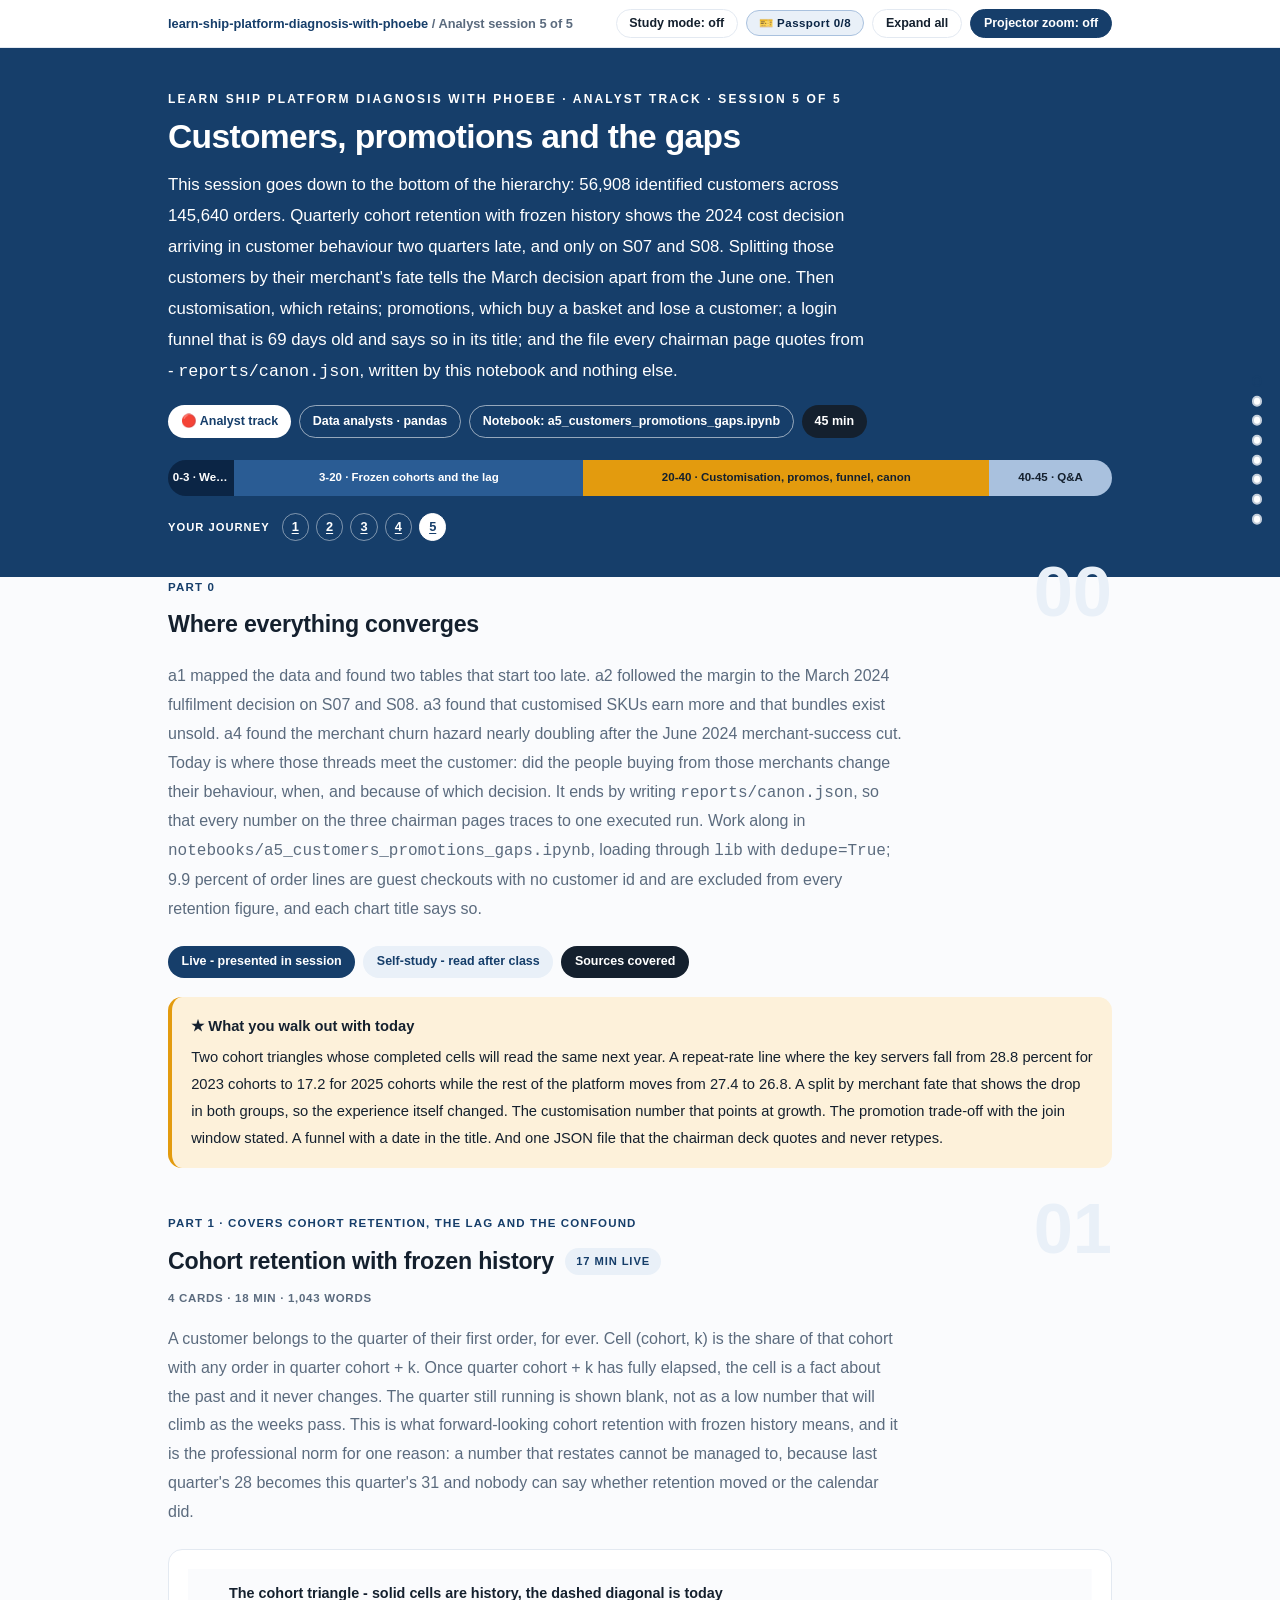
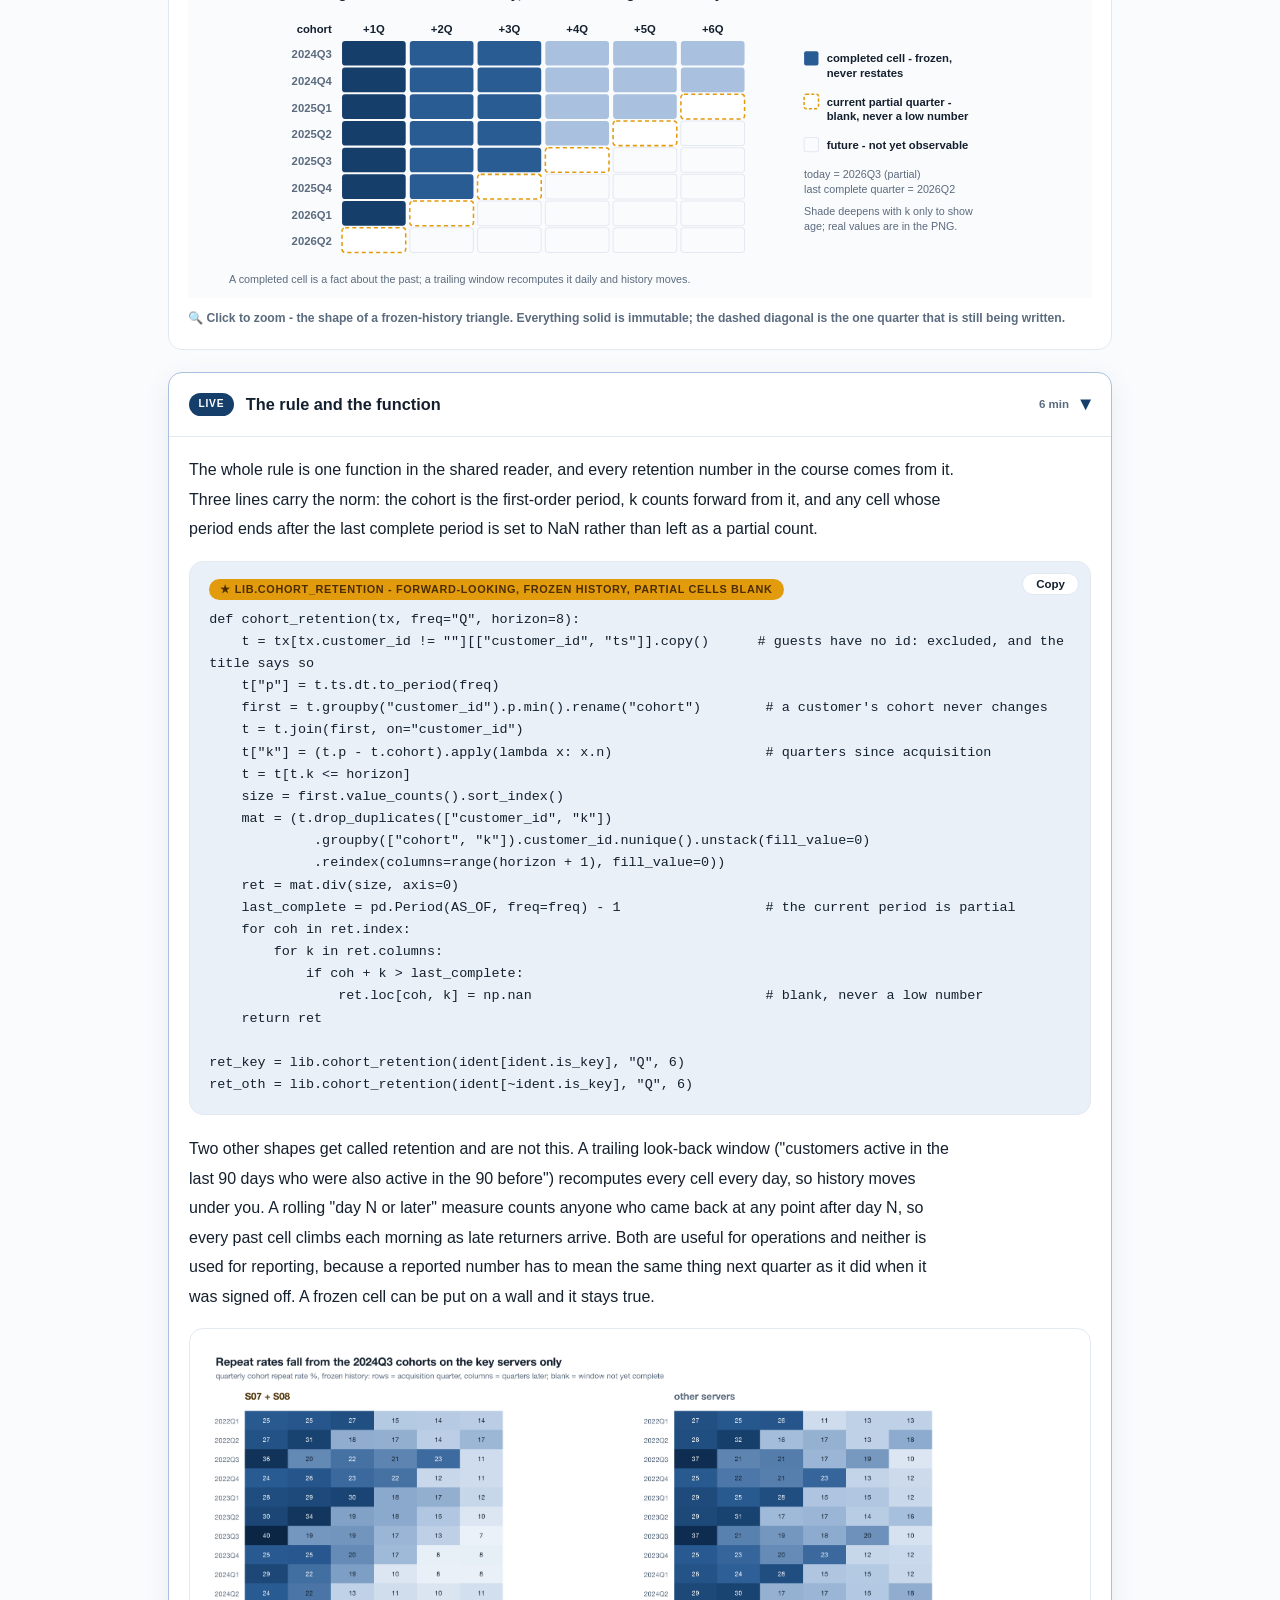
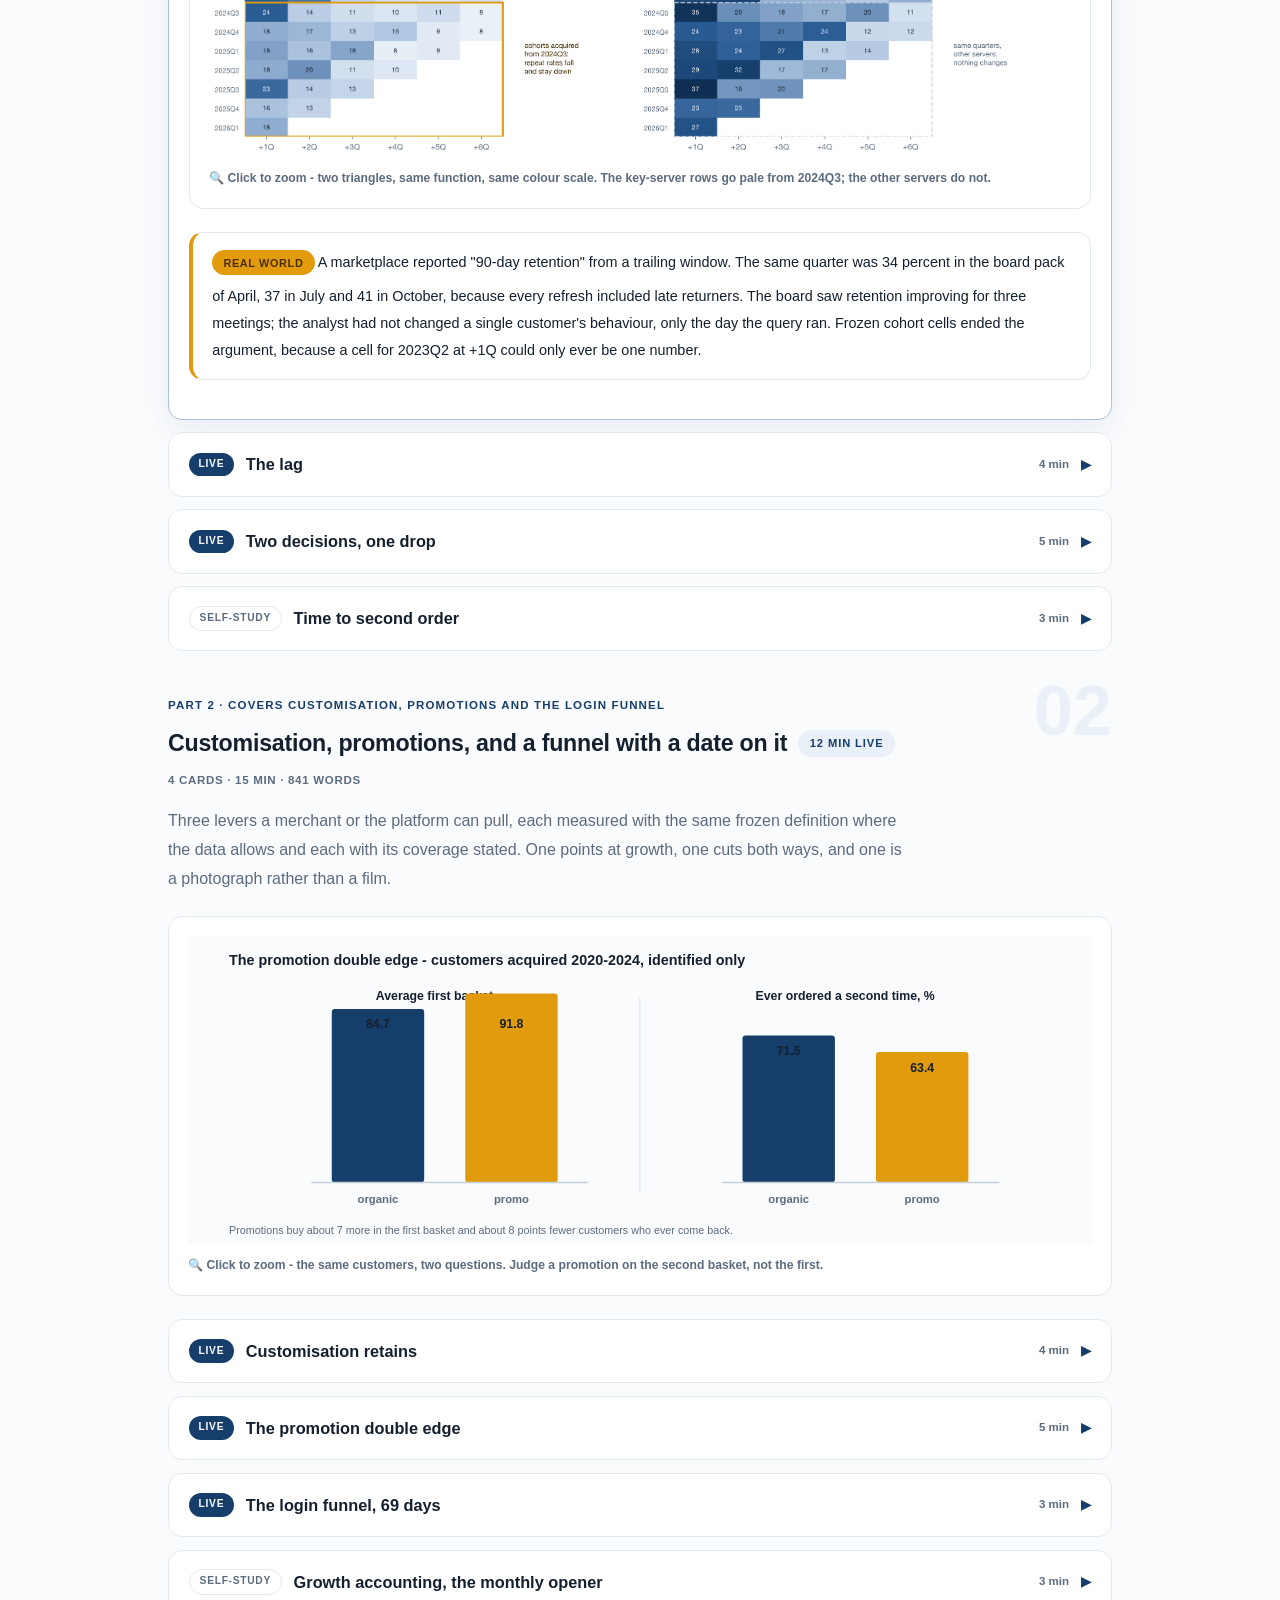
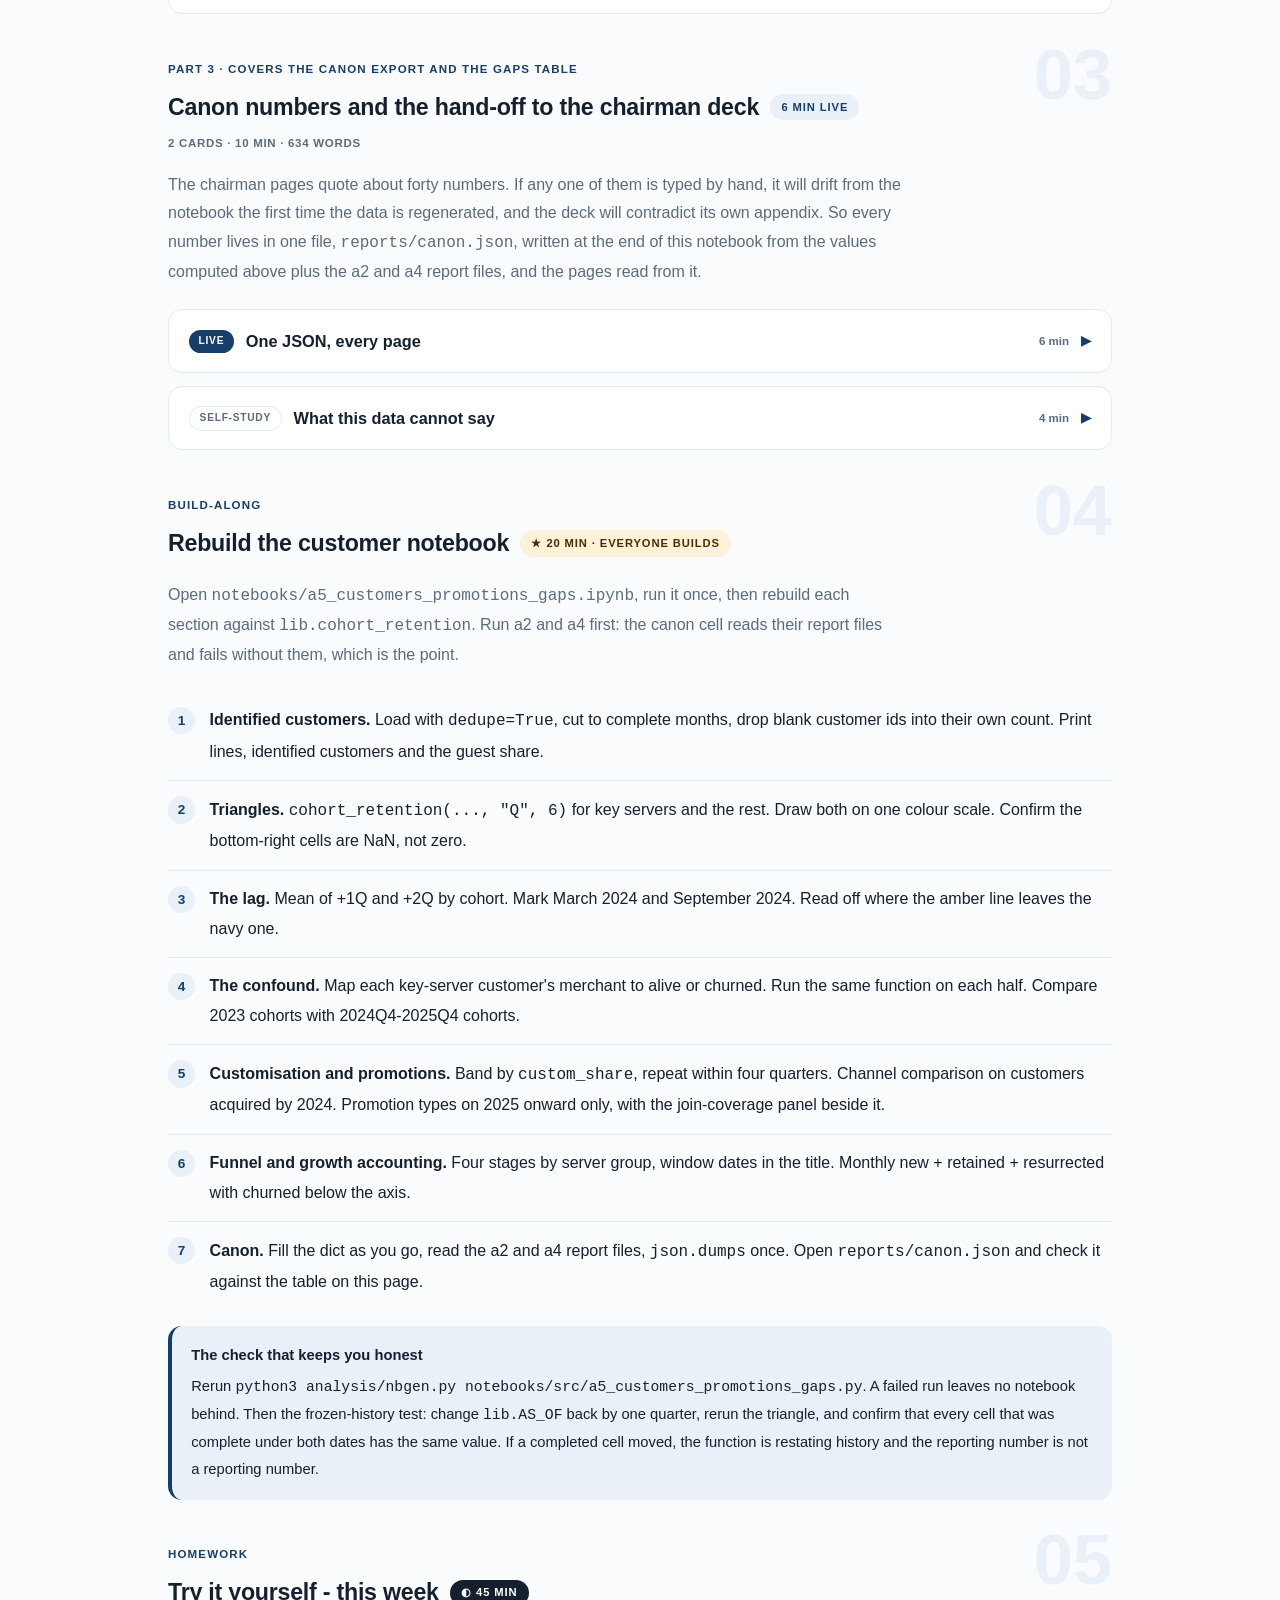
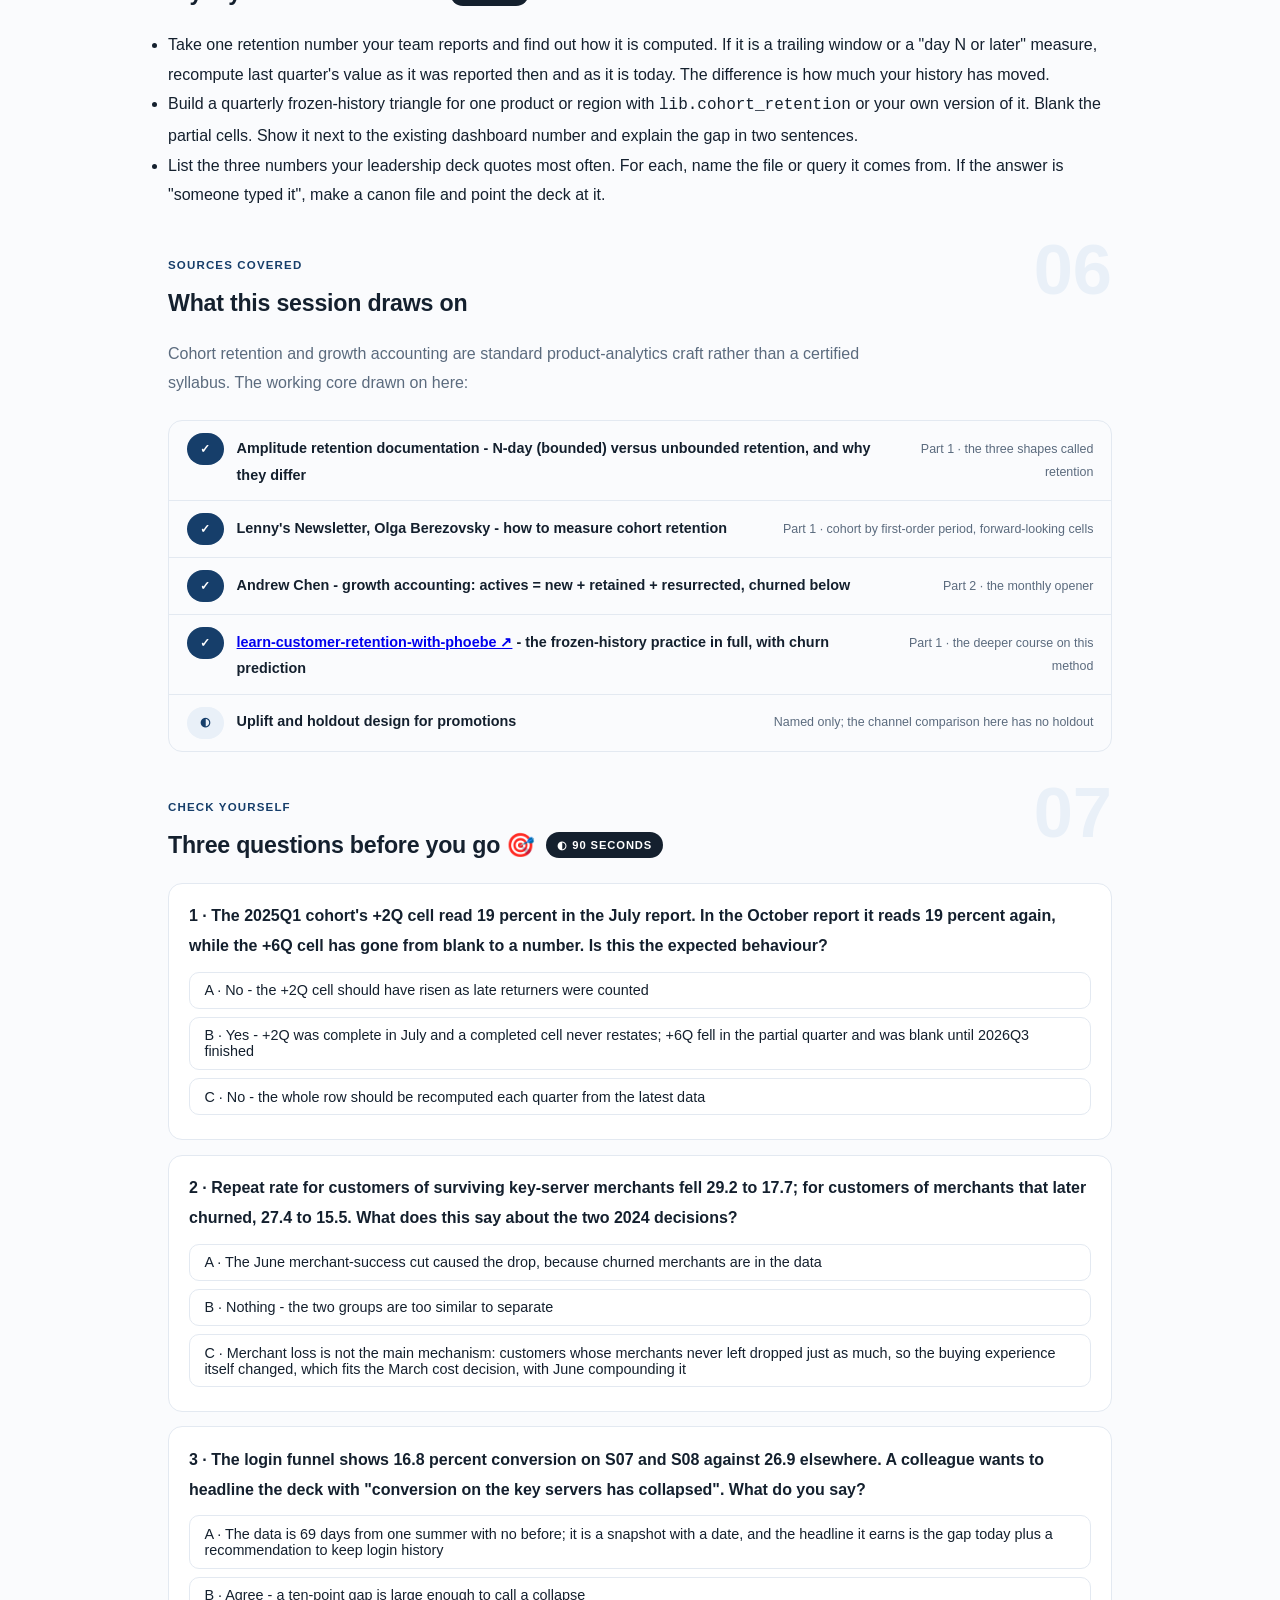
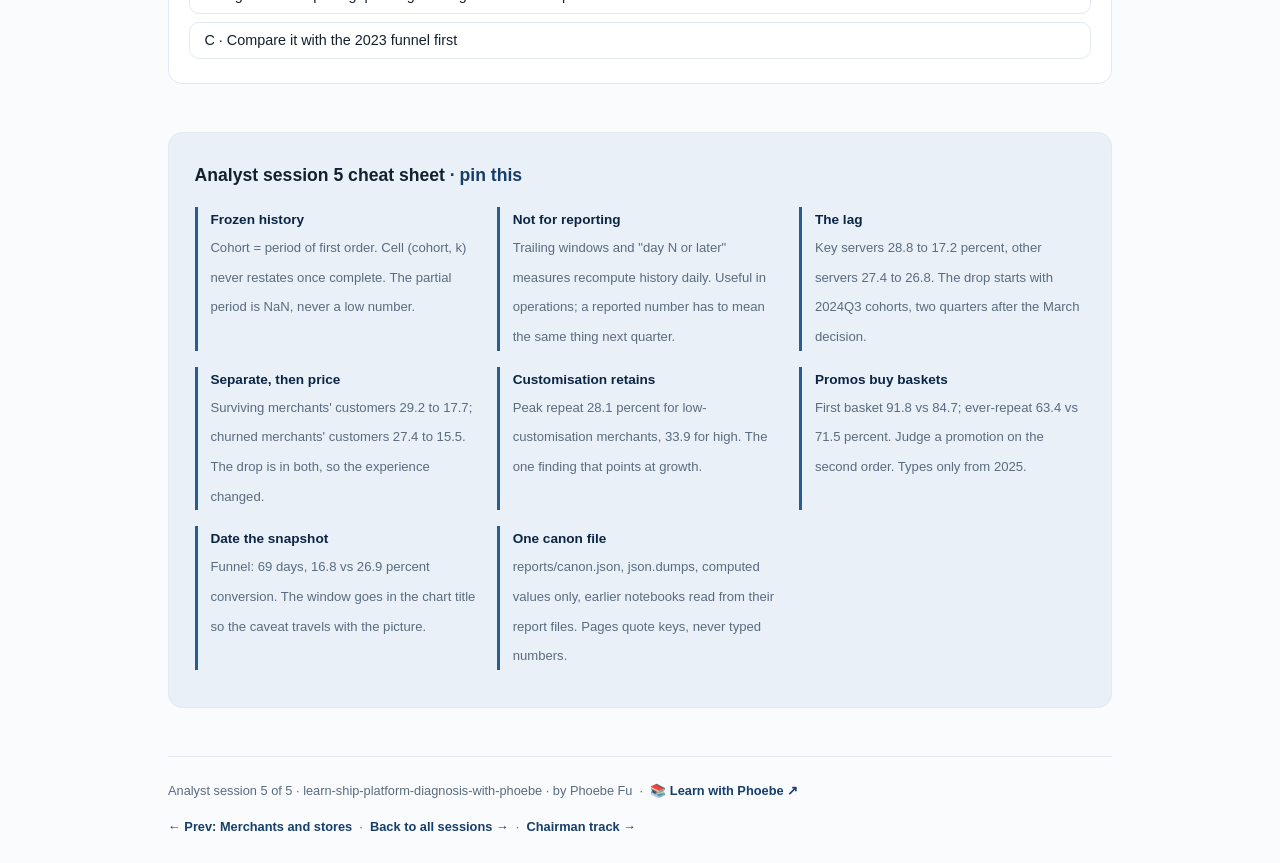
<file: courses/a5-customers-promotions-and-the-gaps.html>
<!DOCTYPE html>
<html lang="en">
<head>
<meta charset="UTF-8">
<meta name="viewport" content="width=device-width, initial-scale=1.0">
<!-- social:start -->
<meta name="description" content="Analyst session 5 of 5. Quarterly cohort retention with frozen history, the two-quarter lag behind the 2024 cost decision, the two-event confound, customisation and promotions, a 69-day login funnel with a date on it, and the canon.json the chairman pages quote - in pandas on five years of platform data.">
<meta property="og:type" content="article">
<meta property="og:site_name" content="Learn with Phoebe">
<meta property="og:title" content="Customers, promotions and the gaps - learn ship platform diagnosis with phoebe">
<meta property="og:description" content="Analyst session 5 of 5. Frozen-history cohorts, the retention lag, the two-event confound, customisation, the promotion double edge, a dated funnel and canon.json - in pandas, on five years of platform data.">
<meta property="og:url" content="https://phoebefu6.github.io/learn-ship-platform-diagnosis-with-phoebe/courses/a5-customers-promotions-and-the-gaps.html">
<meta property="og:image" content="https://phoebefu6.github.io/learn-ship-platform-diagnosis-with-phoebe/assets/og-cover.png">
<meta property="og:image:width" content="1200">
<meta property="og:image:height" content="630">
<meta name="twitter:card" content="summary_large_image">
<meta name="twitter:title" content="Customers, promotions and the gaps - learn ship platform diagnosis with phoebe">
<meta name="twitter:description" content="Frozen-history cohorts, the retention lag, the two-event confound, customisation, the promotion double edge, a dated funnel and canon.json - in pandas, on five years of platform data.">
<meta name="twitter:image" content="https://phoebefu6.github.io/learn-ship-platform-diagnosis-with-phoebe/assets/og-cover.png">
<!-- social:end -->
<title>Analyst session 5 · Customers, promotions and the gaps - learn ship platform diagnosis with phoebe</title>
<link rel="stylesheet" href="../assets/style.css?v=22">
</head>
<body>

<div class="toolbar">
  <div class="wrap">
    <span class="crumb"><a href="../index.html">learn-ship-platform-diagnosis-with-phoebe</a> / Analyst session 5 of 5</span>
    <button class="btn" id="toggle-all" type="button">Expand all</button>
    <button class="btn primary" id="zoom-toggle" type="button">Projector zoom: off</button>
  </div>
</div>

<header class="masthead">
  <div class="wrap">
    <div class="eyebrow">Learn Ship Platform Diagnosis with Phoebe · Analyst track · Session 5 of 5</div>
    <h1>Customers, promotions and <span class="accent">the gaps</span></h1>
    <p class="sub">This session goes down to the bottom of the hierarchy: 56,908 identified customers across 145,640 orders. Quarterly cohort retention with frozen history shows the 2024 cost decision arriving in customer behaviour two quarters late, and only on S07 and S08. Splitting those customers by their merchant's fate tells the March decision apart from the June one. Then customisation, which retains; promotions, which buy a basket and lose a customer; a login funnel that is 69 days old and says so in its title; and the file every chairman page quotes from - <code>reports/canon.json</code>, written by this notebook and nothing else.</p>
    <div class="chip-row">
      <span class="chip level">🔴 Analyst track</span>
      <span class="chip audience">Data analysts · pandas</span>
      <span class="chip audience">Notebook: a5_customers_promotions_gaps.ipynb</span>
      <span class="chip time">45 min</span>
    </div>
    <div class="agenda">
      <span class="a1" style="flex:1">0-3 · Welcome</span>
      <span class="a2" style="flex:6">3-20 · Frozen cohorts and the lag</span>
      <span class="a3" style="flex:7">20-40 · Customisation, promos, funnel, canon</span>
      <span class="a4" style="flex:2">40-45 · Q&amp;A</span>
    </div>
  </div>
</header>

<main class="wrap">

  <!-- ============ INTRO ============ -->
  <section class="section" id="intro">
    <div class="section-kicker">
      <span class="klabel">Part 0</span>
      <h2>Where everything converges</h2>
    </div>
    <p class="lede">a1 mapped the data and found two tables that start too late. a2 followed the margin to the March 2024 fulfilment decision on S07 and S08. a3 found that customised SKUs earn more and that bundles exist unsold. a4 found the merchant churn hazard nearly doubling after the June 2024 merchant-success cut. Today is where those threads meet the customer: did the people buying from those merchants change their behaviour, when, and because of which decision. It ends by writing <code>reports/canon.json</code>, so that every number on the three chairman pages traces to one executed run. Work along in <code>notebooks/a5_customers_promotions_gaps.ipynb</code>, loading through <code>lib</code> with <code>dedupe=True</code>; 9.9 percent of order lines are guest checkouts with no customer id and are excluded from every retention figure, and each chart title says so.</p>
    <div class="legend">
      <span class="pill solid">Live - presented in session</span>
      <span class="pill light">Self-study - read after class</span>
      <span class="pill inkpill">Sources covered</span>
    </div>
    <div class="callout win">
      <strong>★ What you walk out with today</strong>
      Two cohort triangles whose completed cells will read the same next year. A repeat-rate line where the key servers fall from 28.8 percent for 2023 cohorts to 17.2 for 2025 cohorts while the rest of the platform moves from 27.4 to 26.8. A split by merchant fate that shows the drop in both groups, so the experience itself changed. The customisation number that points at growth. The promotion trade-off with the join window stated. A funnel with a date in the title. And one JSON file that the chairman deck quotes and never retypes.
    </div>
  </section>

  <!-- ============ PART 1: FROZEN COHORTS ============ -->
  <section class="section" id="cohorts">
    <div class="section-kicker">
      <span class="klabel">Part 1 · covers cohort retention, the lag and the confound</span>
      <h2>Cohort retention with frozen history <span class="tag concept">17 min live</span></h2>
    </div>
    <p class="lede">A customer belongs to the quarter of their first order, for ever. Cell (cohort, k) is the share of that cohort with any order in quarter cohort + k. Once quarter cohort + k has fully elapsed, the cell is a fact about the past and it never changes. The quarter still running is shown blank, not as a low number that will climb as the weeks pass. This is what forward-looking cohort retention with frozen history means, and it is the professional norm for one reason: a number that restates cannot be managed to, because last quarter's 28 becomes this quarter's 31 and nobody can say whether retention moved or the calendar did.</p>

    <figure class="zoomable">
      <svg viewBox="0 0 880 320" xmlns="http://www.w3.org/2000/svg" role="img" aria-label="A cohort triangle. Rows are acquisition quarters from 2024Q3 to 2026Q2, columns are plus one to plus six quarters. Completed cells are solid navy. Cells that fall in the current quarter, 2026Q3, form a dashed amber diagonal and are blank. The bottom-right corner is empty: those quarters have not happened.">
        <style>
          .ctT { font: 700 14px Inter, sans-serif; fill: #14202E; }
          .ctH { font: 700 11px Inter, sans-serif; fill: #14202E; }
          .ctR { font: 600 11px Inter, sans-serif; fill: #5B6B7E; }
          .ctL { font: 600 11px Inter, sans-serif; fill: #14202E; }
          .ctN { font: 400 10.5px Inter, sans-serif; fill: #5B6B7E; }
        </style>
        <rect x="0" y="0" width="880" height="320" fill="#FAFBFD"/>
        <text class="ctT" x="40" y="28">The cohort triangle - solid cells are history, the dashed diagonal is today</text>
        <text class="ctH" x="140" y="62" text-anchor="end">cohort</text>
        <text class="ctH" x="181" y="62" text-anchor="middle">+1Q</text>
        <text class="ctH" x="247" y="62" text-anchor="middle">+2Q</text>
        <text class="ctH" x="313" y="62" text-anchor="middle">+3Q</text>
        <text class="ctH" x="379" y="62" text-anchor="middle">+4Q</text>
        <text class="ctH" x="445" y="62" text-anchor="middle">+5Q</text>
        <text class="ctH" x="511" y="62" text-anchor="middle">+6Q</text>
        <text class="ctR" x="140" y="87" text-anchor="end">2024Q3</text>
        <rect x="150" y="70" width="62" height="24" rx="3" fill="#163E6A"/>
        <rect x="216" y="70" width="62" height="24" rx="3" fill="#2A5C94"/>
        <rect x="282" y="70" width="62" height="24" rx="3" fill="#2A5C94"/>
        <rect x="348" y="70" width="62" height="24" rx="3" fill="#A9C1DE"/>
        <rect x="414" y="70" width="62" height="24" rx="3" fill="#A9C1DE"/>
        <rect x="480" y="70" width="62" height="24" rx="3" fill="#A9C1DE"/>
        <text class="ctR" x="140" y="113" text-anchor="end">2024Q4</text>
        <rect x="150" y="96" width="62" height="24" rx="3" fill="#163E6A"/>
        <rect x="216" y="96" width="62" height="24" rx="3" fill="#2A5C94"/>
        <rect x="282" y="96" width="62" height="24" rx="3" fill="#2A5C94"/>
        <rect x="348" y="96" width="62" height="24" rx="3" fill="#A9C1DE"/>
        <rect x="414" y="96" width="62" height="24" rx="3" fill="#A9C1DE"/>
        <rect x="480" y="96" width="62" height="24" rx="3" fill="#A9C1DE"/>
        <text class="ctR" x="140" y="139" text-anchor="end">2025Q1</text>
        <rect x="150" y="122" width="62" height="24" rx="3" fill="#163E6A"/>
        <rect x="216" y="122" width="62" height="24" rx="3" fill="#2A5C94"/>
        <rect x="282" y="122" width="62" height="24" rx="3" fill="#2A5C94"/>
        <rect x="348" y="122" width="62" height="24" rx="3" fill="#A9C1DE"/>
        <rect x="414" y="122" width="62" height="24" rx="3" fill="#A9C1DE"/>
        <rect x="480" y="122" width="62" height="24" rx="3" fill="#FFFFFF" stroke="#E39B0E" stroke-width="1.5" stroke-dasharray="4 3"/>
        <text class="ctR" x="140" y="165" text-anchor="end">2025Q2</text>
        <rect x="150" y="148" width="62" height="24" rx="3" fill="#163E6A"/>
        <rect x="216" y="148" width="62" height="24" rx="3" fill="#2A5C94"/>
        <rect x="282" y="148" width="62" height="24" rx="3" fill="#2A5C94"/>
        <rect x="348" y="148" width="62" height="24" rx="3" fill="#A9C1DE"/>
        <rect x="414" y="148" width="62" height="24" rx="3" fill="#FFFFFF" stroke="#E39B0E" stroke-width="1.5" stroke-dasharray="4 3"/>
        <rect x="480" y="148" width="62" height="24" rx="3" fill="#FAFBFD" stroke="#E3E9F1"/>
        <text class="ctR" x="140" y="191" text-anchor="end">2025Q3</text>
        <rect x="150" y="174" width="62" height="24" rx="3" fill="#163E6A"/>
        <rect x="216" y="174" width="62" height="24" rx="3" fill="#2A5C94"/>
        <rect x="282" y="174" width="62" height="24" rx="3" fill="#2A5C94"/>
        <rect x="348" y="174" width="62" height="24" rx="3" fill="#FFFFFF" stroke="#E39B0E" stroke-width="1.5" stroke-dasharray="4 3"/>
        <rect x="414" y="174" width="62" height="24" rx="3" fill="#FAFBFD" stroke="#E3E9F1"/>
        <rect x="480" y="174" width="62" height="24" rx="3" fill="#FAFBFD" stroke="#E3E9F1"/>
        <text class="ctR" x="140" y="217" text-anchor="end">2025Q4</text>
        <rect x="150" y="200" width="62" height="24" rx="3" fill="#163E6A"/>
        <rect x="216" y="200" width="62" height="24" rx="3" fill="#2A5C94"/>
        <rect x="282" y="200" width="62" height="24" rx="3" fill="#FFFFFF" stroke="#E39B0E" stroke-width="1.5" stroke-dasharray="4 3"/>
        <rect x="348" y="200" width="62" height="24" rx="3" fill="#FAFBFD" stroke="#E3E9F1"/>
        <rect x="414" y="200" width="62" height="24" rx="3" fill="#FAFBFD" stroke="#E3E9F1"/>
        <rect x="480" y="200" width="62" height="24" rx="3" fill="#FAFBFD" stroke="#E3E9F1"/>
        <text class="ctR" x="140" y="243" text-anchor="end">2026Q1</text>
        <rect x="150" y="226" width="62" height="24" rx="3" fill="#163E6A"/>
        <rect x="216" y="226" width="62" height="24" rx="3" fill="#FFFFFF" stroke="#E39B0E" stroke-width="1.5" stroke-dasharray="4 3"/>
        <rect x="282" y="226" width="62" height="24" rx="3" fill="#FAFBFD" stroke="#E3E9F1"/>
        <rect x="348" y="226" width="62" height="24" rx="3" fill="#FAFBFD" stroke="#E3E9F1"/>
        <rect x="414" y="226" width="62" height="24" rx="3" fill="#FAFBFD" stroke="#E3E9F1"/>
        <rect x="480" y="226" width="62" height="24" rx="3" fill="#FAFBFD" stroke="#E3E9F1"/>
        <text class="ctR" x="140" y="269" text-anchor="end">2026Q2</text>
        <rect x="150" y="252" width="62" height="24" rx="3" fill="#FFFFFF" stroke="#E39B0E" stroke-width="1.5" stroke-dasharray="4 3"/>
        <rect x="216" y="252" width="62" height="24" rx="3" fill="#FAFBFD" stroke="#E3E9F1"/>
        <rect x="282" y="252" width="62" height="24" rx="3" fill="#FAFBFD" stroke="#E3E9F1"/>
        <rect x="348" y="252" width="62" height="24" rx="3" fill="#FAFBFD" stroke="#E3E9F1"/>
        <rect x="414" y="252" width="62" height="24" rx="3" fill="#FAFBFD" stroke="#E3E9F1"/>
        <rect x="480" y="252" width="62" height="24" rx="3" fill="#FAFBFD" stroke="#E3E9F1"/>
        <rect x="600" y="80" width="14" height="14" rx="2" fill="#2A5C94"/>
        <text class="ctL" x="622" y="91">completed cell - frozen,</text>
        <text class="ctL" x="622" y="105">never restates</text>
        <rect x="600" y="122" width="14" height="14" rx="2" fill="#FFFFFF" stroke="#E39B0E" stroke-width="1.5" stroke-dasharray="3 2"/>
        <text class="ctL" x="622" y="133">current partial quarter -</text>
        <text class="ctL" x="622" y="147">blank, never a low number</text>
        <rect x="600" y="164" width="14" height="14" rx="2" fill="#FAFBFD" stroke="#E3E9F1"/>
        <text class="ctL" x="622" y="175">future - not yet observable</text>
        <text class="ctN" x="600" y="204">today = 2026Q3 (partial)</text>
        <text class="ctN" x="600" y="218">last complete quarter = 2026Q2</text>
        <text class="ctN" x="600" y="240">Shade deepens with k only to show</text>
        <text class="ctN" x="600" y="254">age; real values are in the PNG.</text>
        <text class="ctN" x="40" y="306">A completed cell is a fact about the past; a trailing window recomputes it daily and history moves.</text>
      </svg>
      <figcaption>🔍 Click to zoom - the shape of a frozen-history triangle. Everything solid is immutable; the dashed diagonal is the one quarter that is still being written.</figcaption>
    </figure>

    <details class="card" open>
      <summary><span class="mode live">Live</span> The rule and the function <span class="mini">6 min</span><span class="caret">▶</span></summary>
      <div class="body">
        <p>The whole rule is one function in the shared reader, and every retention number in the course comes from it. Three lines carry the norm: the cohort is the first-order period, k counts forward from it, and any cell whose period ends after the last complete period is set to NaN rather than left as a partial count.</p>
        <div class="prompt-box good"><span class="label">★ lib.cohort_retention - forward-looking, frozen history, partial cells blank</span>def cohort_retention(tx, freq="Q", horizon=8):
    t = tx[tx.customer_id != ""][["customer_id", "ts"]].copy()      # guests have no id: excluded, and the title says so
    t["p"] = t.ts.dt.to_period(freq)
    first = t.groupby("customer_id").p.min().rename("cohort")        # a customer's cohort never changes
    t = t.join(first, on="customer_id")
    t["k"] = (t.p - t.cohort).apply(lambda x: x.n)                   # quarters since acquisition
    t = t[t.k &lt;= horizon]
    size = first.value_counts().sort_index()
    mat = (t.drop_duplicates(["customer_id", "k"])
             .groupby(["cohort", "k"]).customer_id.nunique().unstack(fill_value=0)
             .reindex(columns=range(horizon + 1), fill_value=0))
    ret = mat.div(size, axis=0)
    last_complete = pd.Period(AS_OF, freq=freq) - 1                  # the current period is partial
    for coh in ret.index:
        for k in ret.columns:
            if coh + k &gt; last_complete:
                ret.loc[coh, k] = np.nan                             # blank, never a low number
    return ret

ret_key = lib.cohort_retention(ident[ident.is_key], "Q", 6)
ret_oth = lib.cohort_retention(ident[~ident.is_key], "Q", 6)</div>
        <p>Two other shapes get called retention and are not this. A trailing look-back window ("customers active in the last 90 days who were also active in the 90 before") recomputes every cell every day, so history moves under you. A rolling "day N or later" measure counts anyone who came back at any point after day N, so every past cell climbs each morning as late returners arrive. Both are useful for operations and neither is used for reporting, because a reported number has to mean the same thing next quarter as it did when it was signed off. A frozen cell can be put on a wall and it stays true.</p>
        <figure class="zoomable">
          <img src="../figures/a5_cohort_triangles.png" alt="Two heatmaps of quarterly cohort repeat rate, S07 plus S08 and other servers, cohorts 2021Q3 onward by plus one to plus six quarters. On the key servers the rows from 2024Q3 onward are visibly paler than the rows above them. On the other servers the shading is even down the whole triangle. The bottom-right of each triangle is blank.">
          <figcaption>🔍 Click to zoom - two triangles, same function, same colour scale. The key-server rows go pale from 2024Q3; the other servers do not.</figcaption>
        </figure>
        <div class="callout example">
          <span class="ex-pill">Real world</span>
          A marketplace reported "90-day retention" from a trailing window. The same quarter was 34 percent in the board pack of April, 37 in July and 41 in October, because every refresh included late returners. The board saw retention improving for three meetings; the analyst had not changed a single customer's behaviour, only the day the query ran. Frozen cohort cells ended the argument, because a cell for 2023Q2 at +1Q could only ever be one number.
        </div>
      </div>
    </details>

    <details class="card">
      <summary><span class="mode live">Live</span> The lag <span class="mini">4 min</span><span class="caret">▶</span></summary>
      <div class="body">
        <p>Average the +1Q and +2Q cells of each cohort: the share who ordered again in the two quarters after acquisition. Plot it by acquisition quarter, key servers against the rest, completed cohorts only.</p>
        <figure class="zoomable">
          <img src="../figures/a5_repeat_rate_lag.png" alt="Line chart of average repeat rate in the two quarters after acquisition, by acquisition quarter, 2021Q3 to 2025Q4. The other-server line stays near 27 percent throughout. The S07 plus S08 line runs level with it until the 2024Q2 cohort, then falls from the 2024Q3 cohort onward to around 17 percent. A dashed vertical marks the March 2024 cost decision.">
          <figcaption>🔍 Click to zoom - the drop begins with the 2024Q3 cohort, two quarters after the March 2024 decision, and only on the key servers.</figcaption>
        </figure>
        <p>Key-server cohorts acquired in 2023 repeated at 28.8 percent on average; cohorts acquired in 2025 at 17.2. Other servers: 27.4 to 26.8, effectively flat. The customers who joined S07 and S08 in the two quarters after the cost decision still repeated at the old rate; the ones who joined from 2024Q3 did not. Whatever changed in the customer's experience took about two quarters to reach the acquisition cohorts, which is why a three-month window in mid-2024 would have shown nothing wrong with retention at all. a2 priced the margin loss; this is the retention loss that sits on top of it.</p>
      </div>
    </details>

    <details class="card">
      <summary><span class="mode live">Live</span> Two decisions, one drop <span class="mini">5 min</span><span class="caret">▶</span></summary>
      <div class="body">
        <p>March 2024 changed fulfilment cost on S07 and S08. June 2024 cut the merchant-success team on the same servers, and a4 showed the merchant hazard nearly doubling. Both could explain customers repeating less. A customer whose merchant closed cannot reorder from it, so if the repeat-rate drop lives only among customers of merchants who later churned, the June cut is the lever. If the drop appears among customers of merchants who are still trading today, the experience itself changed - and that points at March.</p>
        <div class="prompt-box good"><span class="label">★ Split key-server customers by their merchant's fate, same frozen function</span>mch = dims["merchant"].set_index("merchant_id")
surv = ident[ident.is_key].assign(merchant_alive=ident[ident.is_key].merchant_id.map(mch.churn_month == ""))
rows = []
for alive, lab in [(True, "merchant still active"), (False, "merchant later churned")]:
    r = lib.cohort_retention(surv[surv.merchant_alive == alive], "Q", 2)
    rr = r[[1, 2]].mean(axis=1) * 100
    rows.append((lab, float(rr.loc["2023Q1":"2023Q4"].mean()), float(rr.loc["2024Q4":"2025Q4"].mean())))
conf = pd.DataFrame(rows, columns=["group", "cohorts 2023", "cohorts 2024Q4-2025Q4"]).set_index("group")
conf["drop (points)"] = conf["cohorts 2023"] - conf["cohorts 2024Q4-2025Q4"]</div>
        <figure class="zoomable">
          <img src="../figures/a5_two_event_confound.png" alt="Grouped bars of repeat rate in the next two quarters for S07 plus S08 customers, split by whether their merchant is still active or later churned. Still active: 29.2 percent for 2023 cohorts, 17.7 for 2024Q4 to 2025Q4 cohorts. Later churned: 27.4 to 15.5. The drop is about 12 points in both groups.">
          <figcaption>🔍 Click to zoom - customers of merchants that never left dropped 11.6 points; customers of merchants that did leave dropped 11.9. The drop is not merchant loss.</figcaption>
        </figure>
        <p>29.2 to 17.7 for customers of surviving merchants; 27.4 to 15.5 for customers of merchants that later churned. The drop is in both, and almost identical in size. Merchant loss cannot be the main mechanism, because the customers whose merchants stayed open stopped coming back just as much. Something in the buying experience on S07 and S08 changed for everyone, and the timing fits the fulfilment shift. The June cut then compounded it by letting merchants leave faster. Two decisions, one drop, and the data can say which one is primary. What it cannot say is exactly what the customers experienced - delivery time, quality, price - because none of that is collected, which is a c3 row.</p>
        <div class="callout tip">
          <strong>Separate before you price</strong>
          The margin gap a2 computed assumes the March decision caused the drop rather than coincided with it. This split is what earns that assumption: if the drop had lived only among churned merchants, the priced retention loss would belong to June, not March. The order of work is separate the confound, then price what survives. A number computed before the split looks the same and means something else.
        </div>
      </div>
    </details>

    <details class="card">
      <summary><span class="mode self">Self-study</span> Time to second order <span class="mini">3 min</span><span class="caret">▶</span></summary>
      <div class="body">
        <p>Among customers with a second order, the median gap from first to second is 118 days, and 65.2 percent of second orders arrive within 180 days. Two operational consequences follow. A quarterly cohort grain is the right granularity for this business: a monthly triangle would mostly show zeros at +1M and noise, because the typical customer does not return inside a month. And a store or customer "active in the last 90 days" definition sits just inside the median gap, so a quiet quarter is a real signal rather than a customer between orders.</p>
        <figure class="zoomable">
          <img src="../figures/a5_time_to_second.png" alt="Histogram of days between first and second order for customers with a second order, up to 540 days, with dashed markers at 90, 180 and 365 days. The distribution peaks early and has a long right tail; the median is 118 days.">
          <figcaption>🔍 Click to zoom - median 118 days, 65 percent within 180. The cohort grain and the churn window both follow from this shape.</figcaption>
        </figure>
      </div>
    </details>
  </section>

  <!-- ============ PART 2: CUSTOMISATION, PROMOS, FUNNEL ============ -->
  <section class="section" id="levers">
    <div class="section-kicker">
      <span class="klabel">Part 2 · covers customisation, promotions and the login funnel</span>
      <h2>Customisation, promotions, and a funnel with a date on it <span class="tag concept">12 min live</span></h2>
    </div>
    <p class="lede">Three levers a merchant or the platform can pull, each measured with the same frozen definition where the data allows and each with its coverage stated. One points at growth, one cuts both ways, and one is a photograph rather than a film.</p>

    <figure class="zoomable">
      <svg viewBox="0 0 880 300" xmlns="http://www.w3.org/2000/svg" role="img" aria-label="Two pairs of bars. Left, average first basket: organic 84.7, promo 91.8, the promo bar taller. Right, share who ever ordered a second time: organic 71.5 percent, promo 63.4 percent, the promo bar shorter. Promotions buy a bigger first basket and a smaller future.">
        <style>
          .peT { font: 700 14px Inter, sans-serif; fill: #14202E; }
          .peH { font: 700 12px Inter, sans-serif; fill: #14202E; }
          .peV { font: 700 12px Inter, sans-serif; fill: #14202E; }
          .peX { font: 600 11px Inter, sans-serif; fill: #5B6B7E; }
          .peN { font: 400 10.5px Inter, sans-serif; fill: #5B6B7E; }
        </style>
        <rect x="0" y="0" width="880" height="300" fill="#FAFBFD"/>
        <text class="peT" x="40" y="28">The promotion double edge - customers acquired 2020-2024, identified only</text>
        <text class="peH" x="240" y="62" text-anchor="middle">Average first basket</text>
        <rect x="140" y="71" width="90" height="169" rx="3" fill="#163E6A"/>
        <rect x="270" y="56" width="90" height="184" rx="3" fill="#E39B0E"/>
        <text class="peV" x="185" y="90" text-anchor="middle" fill="#FFFFFF">84.7</text>
        <text class="peV" x="315" y="90" text-anchor="middle" fill="#4A2E00">91.8</text>
        <line x1="120" y1="240" x2="390" y2="240" stroke="#C3CEDB" stroke-width="1.5"/>
        <text class="peX" x="185" y="260" text-anchor="middle">organic</text>
        <text class="peX" x="315" y="260" text-anchor="middle">promo</text>
        <text class="peH" x="640" y="62" text-anchor="middle">Ever ordered a second time, %</text>
        <rect x="540" y="97" width="90" height="143" rx="3" fill="#163E6A"/>
        <rect x="670" y="113" width="90" height="127" rx="3" fill="#E39B0E"/>
        <text class="peV" x="585" y="116" text-anchor="middle" fill="#FFFFFF">71.5</text>
        <text class="peV" x="715" y="132" text-anchor="middle" fill="#4A2E00">63.4</text>
        <line x1="520" y1="240" x2="790" y2="240" stroke="#C3CEDB" stroke-width="1.5"/>
        <text class="peX" x="585" y="260" text-anchor="middle">organic</text>
        <text class="peX" x="715" y="260" text-anchor="middle">promo</text>
        <line x1="440" y1="60" x2="440" y2="250" stroke="#E3E9F1" stroke-width="1.5"/>
        <text class="peN" x="40" y="290">Promotions buy about 7 more in the first basket and about 8 points fewer customers who ever come back.</text>
      </svg>
      <figcaption>🔍 Click to zoom - the same customers, two questions. Judge a promotion on the second basket, not the first.</figcaption>
    </figure>

    <details class="card">
      <summary><span class="mode live">Live</span> Customisation retains <span class="mini">4 min</span><span class="caret">▶</span></summary>
      <div class="body">
        <p>a3 found customised merchant SKUs earn 8 to 10 margin points more than platform standard goods. The customer-side question is whether the people who buy from high-customisation merchants come back more. Group customers by their merchant's <code>custom_share</code>, apply the same frozen cohort function, and read the peak quarterly repeat rate within the first year for cohorts complete by 2025Q2.</p>
        <div class="prompt-box good"><span class="label">★ Repeat within four quarters, by the merchant's customisation band</span>mc = dims["merchant"].set_index("merchant_id").custom_share
ident2 = ident.assign(cs=ident.merchant_id.map(mc))
ident2["cs_band"] = pd.cut(ident2.cs, [0, 0.25, 0.5, 1.0], labels=["low (&lt;25%)", "mid (25-50%)", "high (&gt;50%)"])
def repeat12(d):
    r = lib.cohort_retention(d, "Q", 4).loc[:"2025Q2"]              # cohorts with four complete quarters
    return float(np.nanmean(r[[1, 2, 3, 4]].max(axis=1)) * 100)
band = pd.Series({b: repeat12(ident2[ident2.cs_band == b]) for b in ident2.cs_band.cat.categories})</div>
        <figure class="zoomable">
          <img src="../figures/a5_custom_share_retention.png" alt="Three bars of peak quarterly repeat rate within a year by the merchant's customisation share: low under 25 percent at 28.1, mid 25 to 50 percent at 30.8, high over 50 percent at 33.9.">
          <figcaption>🔍 Click to zoom - 28.1, 30.8, 33.9. The more of a merchant's catalogue is its own, the more its customers come back.</figcaption>
        </figure>
        <p>Customers of low-customisation merchants peak at 28.1 percent; of high-customisation merchants at 33.9. Nearly six points, and monotonic through the middle band. Put next to a3's margin finding this is the one result on the platform that points at growth rather than repair: pushing merchants toward their own SKUs earns more per unit and keeps the customer longer. The chairman deck carries it with the same weight as the breaks, because a room that hears only what went wrong walks out defensive.</p>
      </div>
    </details>

    <details class="card">
      <summary><span class="mode live">Live</span> The promotion double edge <span class="mini">5 min</span><span class="caret">▶</span></summary>
      <div class="body">
        <p>The customer dimension carries <code>acq_channel</code> for all five years, so promo-acquired customers can be compared with organic, referral and paid-social ones for the whole history. Two questions per channel: how big was the first basket, and did the customer ever order again. Customers acquired 2020-2024 only, so every one has had at least a year and a half to come back.</p>
        <div class="prompt-box good"><span class="label">★ First basket and ever-repeat by acquisition channel</span>cust = dims["customer"].set_index("customer_id")
fo = ident.merge(ident.groupby("customer_id").ts.min().rename("first_ts"), on="customer_id")
fb = fo[fo.ts == fo.first_ts].groupby("customer_id").revenue.sum().rename("first_basket").to_frame()
fb["channel"] = cust.acq_channel.reindex(fb.index)
fb["repeat"] = ident.groupby("customer_id").txn_id.nunique().reindex(fb.index) &gt;= 2
fb["first_year"] = fo.groupby("customer_id").first_ts.min().dt.year.reindex(fb.index)
mature = fb[fb.first_year &lt;= 2024]
ch = mature.groupby("channel").agg(customers=("repeat", "size"),
                                   first_basket=("first_basket", "mean"),
                                   repeat_rate=("repeat", "mean"))
ch["repeat_rate"] *= 100</div>
        <figure class="zoomable">
          <img src="../figures/a5_promo_double_edge.png" alt="Two bar charts by acquisition channel. Average first basket: promo 91.8, the others between 84.3 and 85.4. Share who ever ordered a second time: promo 63.4 percent, the others between 71.4 and 73.4 percent.">
          <figcaption>🔍 Click to zoom - the promo bar is the tallest on the left and the shortest on the right. 6,170 customers; the bigger basket and the smaller future.</figcaption>
        </figure>
        <p>Promo-acquired customers: first basket 91.8 against 84.7 organic, ever-repeat 63.4 percent against 71.5. Referral and paid-social sit with organic on both. A promotion that buys a seven-unit larger first basket and loses eight points of repeat is buying baskets, not customers, and the c3 promo policy follows: judge acquisition promotions on the second order.</p>
        <p>The finer question, which promotion type, can only be asked from 2025. <code>promo_id</code> has been stamped on order lines since 2020 but <code>dim_promotion</code> starts in January 2025, so every earlier id is an orphan. The comparison by type is run on the joinable window only, and the left panel shows the join coverage by year so nobody reads the right panel as five years of evidence.</p>
        <figure class="zoomable">
          <img src="../figures/a5_promo_types.png" alt="Left: share of promo-tagged order lines whose promo id resolves to a promotion row, by year - zero through 2024 and near 100 percent from 2025. Right: average order value by promotion type for 2025 onward, joinable window only, with no-promo orders as the baseline.">
          <figcaption>🔍 Click to zoom - the left panel is the permission slip for the right one. Before 2025 the ids point at nothing.</figcaption>
        </figure>
      </div>
    </details>

    <details class="card">
      <summary><span class="mode live">Live</span> The login funnel, 69 days <span class="mini">3 min</span><span class="caret">▶</span></summary>
      <div class="body">
        <p><code>fact_login</code> runs from 2026-07-01 to 2026-09-07: 69 days. It can show a funnel. It cannot show a trend, a season, or anything about 2024, and the chart title says exactly that, in the chart, so the caveat travels with the picture when it is pasted into a deck without its paragraph.</p>
        <figure class="zoomable">
          <img src="../figures/a5_login_funnel.png" alt="Grouped bars of the login-to-purchase funnel for other servers and S07 plus S08, 2026-07-01 to 2026-09-07 only. Both groups view products on 99 percent of logins and add to cart on 45 percent. Purchase: 26.9 percent of logins on other servers, 16.8 percent on S07 plus S08.">
          <figcaption>🔍 Click to zoom - same view rate, same cart rate, ten points less purchase on the key servers. A snapshot with a date, not a trend.</figcaption>
        </figure>
        <p>Both server groups view on 99 percent of logins and add to cart on 45 percent. Then S07 and S08 convert 16.8 percent of logins to purchase against 26.9 elsewhere. The gap opens after the cart, which is where price, shipping cost and delivery promise appear - consistent with the cost story, and not proof of it, because 69 days of one summer cannot say what the funnel looked like before March 2024. The recommendation is not "fix the cart on S07"; it is "keep login history, so that in a year this chart has a before".</p>
      </div>
    </details>

    <details class="card">
      <summary><span class="mode self">Self-study</span> Growth accounting, the monthly opener <span class="mini">3 min</span><span class="caret">▶</span></summary>
      <div class="body">
        <p>Monthly active identified customers decompose exactly: actives this month = new (first order ever) + retained (active last month too) + resurrected (active before, not last month). Churned, drawn below the axis, is everyone active last month who is not active now. The identity is arithmetic, so the four bars always sum to the active line, and a monthly review that opens with it cannot mistake a resurrection wave for growth or a churn wave for seasonality.</p>
        <figure class="zoomable">
          <img src="../figures/a5_customer_growth_accounting.png" alt="Stacked monthly bars 2020 to 2026 of active identified customers: retained, resurrected and new above the axis, churned below. The stack grows through 2023 and the churned bars deepen from late 2024 while new shrinks.">
          <figcaption>🔍 Click to zoom - new + retained + resurrected above, churned below. The identity every monthly review should open with.</figcaption>
        </figure>
        <p>Guest lines are not in this chart, and the share of them has grown from 6.3 percent in 2020 to 11.9 in 2026. That is a growing slice of real orders with no customer behind them in any retention figure. Every customer chart in the course says "identified customers" in its title for that reason, and the guest identity gap is a c3 row with an owner.</p>
      </div>
    </details>
  </section>

  <!-- ============ PART 3: CANON AND HAND-OFF ============ -->
  <section class="section" id="canon">
    <div class="section-kicker">
      <span class="klabel">Part 3 · covers the canon export and the gaps table</span>
      <h2>Canon numbers and the hand-off to the chairman deck <span class="tag concept">6 min live</span></h2>
    </div>
    <p class="lede">The chairman pages quote about forty numbers. If any one of them is typed by hand, it will drift from the notebook the first time the data is regenerated, and the deck will contradict its own appendix. So every number lives in one file, <code>reports/canon.json</code>, written at the end of this notebook from the values computed above plus the a2 and a4 report files, and the pages read from it.</p>

    <details class="card">
      <summary><span class="mode live">Live</span> One JSON, every page <span class="mini">6 min</span><span class="caret">▶</span></summary>
      <div class="body">
        <p>The export is a dict built up cell by cell as each result is computed, then serialised once with <code>json.dumps</code>. Never build the file as a string: a stray comma or an unescaped quote produces a file that parses on Tuesday and not on Wednesday, and the page that reads it fails silently. Cast to plain <code>float</code> and <code>int</code> first, because numpy scalars do not serialise.</p>
        <div class="prompt-box good"><span class="label">★ The canon export - computed values in, one serialisation out</span>canon["repeat_key_2023"] = round(float(rk.loc["2023Q1":"2023Q4"].mean()), 1)
canon["repeat_key_2025"] = round(float(rk.loc["2025Q1":"2025Q4"].mean()), 1)
canon["median_days_to_second_order"] = int(gap.median())
canon["confound_alive_2023"] = round(float(conf.iloc[0, 0]), 1)
canon["login_window_days"] = int((lg.login_ts.max() - lg.login_ts.min()).days + 1)

# numbers owned by earlier notebooks are READ from their report files, never retyped
srv_year = pd.read_csv(lib.REPORTS / "a2_server_year_summary.csv")
bridge   = pd.read_csv(lib.REPORTS / "a2_margin_bridge.csv", index_col=0)
lead     = pd.read_csv(lib.REPORTS / "a4_leading_indicators.csv", index_col=0)
canon["bridge_key_cost_k"] = round(float(bridge.loc["cost", "S07 + S08"] / 1e3))
canon["lead_months_churned"] = round(float(lead.loc["churned", "months_to_first_sale"]), 1)
canon["identified_customers"] = int(ident.customer_id.nunique())
canon["orders"] = int(txc.txn_id.nunique())

(lib.REPORTS / "canon.json").write_text(json.dumps(canon, indent=1))   # json.dumps, never a string built by hand</div>
        <p>The fields, grouped by which page quotes them:</p>
        <table class="clean">
          <thead><tr><th>Group</th><th>Fields</th><th>Values this run</th></tr></thead>
          <tbody>
            <tr><td>Retention lag</td><td>repeat_key_2023, repeat_key_2025, repeat_other_2023, repeat_other_2025</td><td>28.8, 17.2, 27.4, 26.8</td></tr>
            <tr><td>Two-event confound</td><td>confound_alive_2023, confound_alive_late, confound_churned_2023, confound_churned_late</td><td>29.2, 17.7, 27.4, 15.5</td></tr>
            <tr><td>Second order</td><td>median_days_to_second_order, share_second_within_180d</td><td>118, 65.2</td></tr>
            <tr><td>Customisation</td><td>repeat_low_custom, repeat_high_custom</td><td>28.1, 33.9</td></tr>
            <tr><td>Promotions</td><td>promo_first_basket, organic_first_basket, promo_repeat, organic_repeat</td><td>91.8, 84.7, 63.4, 71.5</td></tr>
            <tr><td>Funnel</td><td>login_conv_key, login_conv_other, login_window_days</td><td>16.8, 26.9, 69</td></tr>
            <tr><td>Margin (from a2 reports)</td><td>key_margin_2023, key_margin_2025, key_revenue_2023_k .. 2025_k, key_profit_2023_k, key_profit_2025_k, bridge_key_cost_k, price_k, volume_k, mix_k</td><td>42.3, 29.3, 686 / 884 / 765, 290, 224, -54, 6, -18, 5</td></tr>
            <tr><td>Price of the decision (a2)</td><td>price_old_margin_pct, price_cum_gap_k, price_months, price_avg_gap_per_month_k</td><td>42.4, 251, 30, 8.4</td></tr>
            <tr><td>Leading indicators (a4)</td><td>lead_months_churned, lead_months_active, lead_rev90_churned, lead_rev90_active</td><td>3.8, 1.3, 0, 399</td></tr>
            <tr><td>Scale and gaps</td><td>identified_customers, orders, merchants, stores, guest_share_2020, guest_share_2026</td><td>56,908, 145,640, 140, 342, 6.3, 11.9</td></tr>
          </tbody>
        </table>
        <div class="callout tip">
          <strong>The file is the appendix</strong>
          When a chairman page says "17.2 percent", the analyst who wrote it did not type 17.2; the page carries the key <code>repeat_key_2025</code> and the number came from the run. Regenerate the data, rerun a2 through a5 in order, and every page updates or every page fails loudly. Either outcome is fine. A page that keeps saying 17.2 after the number became 18.0 is the outcome that is not.
        </div>
      </div>
    </details>

    <details class="card">
      <summary><span class="mode self">Self-study</span> What this data cannot say <span class="mini">4 min</span><span class="caret">▶</span></summary>
      <div class="body">
        <p>Five things the chairman would reasonably ask that no table in the company can answer, each already met somewhere in a1 to a5. None is dropped. Each becomes a recommendation in c3 with an owner, a first review date and the question it would unlock.</p>
        <table class="clean">
          <thead><tr><th>Gap</th><th>Where it bit</th><th>What could not be said</th><th>c3 recommendation</th></tr></thead>
          <tbody>
            <tr><td>No event log - 9 remembered rows</td><td>Every long series in a2 and a5</td><td>What changed on product or infrastructure when a metric moved; whether March 2024 was the only change</td><td>Release, incident and decision log with timestamp, scope and owner, joined to the metric layer; writing to it is a release-gate field</td></tr>
            <tr><td>Cost is a unit constant per SKU</td><td>a2 margin bridge</td><td>Fulfilment cost actually paid per order - shipping, supplier, returns - so the March shift is inferred, not observed</td><td>Fulfilment cost per order from the fulfilment system, monthly, owned by platform commerce</td></tr>
            <tr><td>dim_promotion starts 2025-01</td><td>a5 promotion types</td><td>Which promotion types worked in 2020-2024; the effect of any pre-2025 campaign on retention</td><td>promo_id resolvable for its whole life; promotion table owned as a product by marketing</td></tr>
            <tr><td>fact_login starts 2026-07-01</td><td>a5 funnel</td><td>Whether the S07 and S08 conversion gap is new or old; any funnel trend or season</td><td>Login and session events retained five years, not 60 days; product views and cart events added</td></tr>
            <tr><td>Guest checkout, 6.3 to 11.9 percent of lines</td><td>Every retention figure</td><td>Repeat behaviour of a growing slice of buyers; whether guests are new customers or returning ones without an id</td><td>Guest identity from a hash of email or phone so retention includes them; owned by each merchant's customer domain</td></tr>
          </tbody>
        </table>
        <p>Read the table as ownership gaps before technology gaps. The promotion table started when a module launched because nobody owned it as a product; the event log does not exist because writing down what changed is nobody's job. c3 assigns the job.</p>
      </div>
    </details>
  </section>

  <!-- ============ DEMO ============ -->
  <section class="section" id="demo">
    <div class="section-kicker">
      <span class="klabel">Build-along</span>
      <h2>Rebuild the customer notebook <span class="tag demo">★ 20 min · everyone builds</span></h2>
    </div>
    <p class="lede">Open <code>notebooks/a5_customers_promotions_gaps.ipynb</code>, run it once, then rebuild each section against <code>lib.cohort_retention</code>. Run a2 and a4 first: the canon cell reads their report files and fails without them, which is the point.</p>
    <div class="steps">
      <div class="step"><p><strong>Identified customers.</strong> Load with <code>dedupe=True</code>, cut to complete months, drop blank customer ids into their own count. Print lines, identified customers and the guest share.</p></div>
      <div class="step"><p><strong>Triangles.</strong> <code>cohort_retention(..., "Q", 6)</code> for key servers and the rest. Draw both on one colour scale. Confirm the bottom-right cells are NaN, not zero.</p></div>
      <div class="step"><p><strong>The lag.</strong> Mean of +1Q and +2Q by cohort. Mark March 2024 and September 2024. Read off where the amber line leaves the navy one.</p></div>
      <div class="step"><p><strong>The confound.</strong> Map each key-server customer's merchant to alive or churned. Run the same function on each half. Compare 2023 cohorts with 2024Q4-2025Q4 cohorts.</p></div>
      <div class="step"><p><strong>Customisation and promotions.</strong> Band by <code>custom_share</code>, repeat within four quarters. Channel comparison on customers acquired by 2024. Promotion types on 2025 onward only, with the join-coverage panel beside it.</p></div>
      <div class="step"><p><strong>Funnel and growth accounting.</strong> Four stages by server group, window dates in the title. Monthly new + retained + resurrected with churned below the axis.</p></div>
      <div class="step"><p><strong>Canon.</strong> Fill the dict as you go, read the a2 and a4 report files, <code>json.dumps</code> once. Open <code>reports/canon.json</code> and check it against the table on this page.</p></div>
    </div>
    <div class="callout tip">
      <strong>The check that keeps you honest</strong>
      Rerun <code>python3 analysis/nbgen.py notebooks/src/a5_customers_promotions_gaps.py</code>. A failed run leaves no notebook behind. Then the frozen-history test: change <code>lib.AS_OF</code> back by one quarter, rerun the triangle, and confirm that every cell that was complete under both dates has the same value. If a completed cell moved, the function is restating history and the reporting number is not a reporting number.
    </div>
  </section>

  <!-- ============ EXERCISE ============ -->
  <section class="section" id="exercise">
    <div class="section-kicker">
      <span class="klabel">Homework</span>
      <h2>Try it yourself - this week <span class="tag exercise">◐ 45 min</span></h2>
    </div>
    <ul>
      <li>Take one retention number your team reports and find out how it is computed. If it is a trailing window or a "day N or later" measure, recompute last quarter's value as it was reported then and as it is today. The difference is how much your history has moved.</li>
      <li>Build a quarterly frozen-history triangle for one product or region with <code>lib.cohort_retention</code> or your own version of it. Blank the partial cells. Show it next to the existing dashboard number and explain the gap in two sentences.</li>
      <li>List the three numbers your leadership deck quotes most often. For each, name the file or query it comes from. If the answer is "someone typed it", make a canon file and point the deck at it.</li>
    </ul>
  </section>

  <!-- ============ SOURCES ============ -->
  <section class="section" id="official">
    <div class="section-kicker">
      <span class="klabel">Sources covered</span>
      <h2>What this session draws on</h2>
    </div>
    <p class="lede">Cohort retention and growth accounting are standard product-analytics craft rather than a certified syllabus. The working core drawn on here:</p>
    <div class="covered">
      <div class="covered-row"><span class="status pill solid">✓</span><span class="name">Amplitude retention documentation - N-day (bounded) versus unbounded retention, and why they differ</span><span class="note">Part 1 · the three shapes called retention</span></div>
      <div class="covered-row"><span class="status pill solid">✓</span><span class="name">Lenny's Newsletter, Olga Berezovsky - how to measure cohort retention</span><span class="note">Part 1 · cohort by first-order period, forward-looking cells</span></div>
      <div class="covered-row"><span class="status pill solid">✓</span><span class="name">Andrew Chen - growth accounting: actives = new + retained + resurrected, churned below</span><span class="note">Part 2 · the monthly opener</span></div>
      <div class="covered-row"><span class="status pill solid">✓</span><span class="name"><a href="https://phoebefu6.github.io/learn-customer-retention-with-phoebe/">learn-customer-retention-with-phoebe ↗</a> - the frozen-history practice in full, with churn prediction</span><span class="note">Part 1 · the deeper course on this method</span></div>
      <div class="covered-row"><span class="status pill light">◐</span><span class="name">Uplift and holdout design for promotions</span><span class="note">Named only; the channel comparison here has no holdout</span></div>
    </div>
  </section>

  <!-- ============ QUIZ ============ -->
  <section class="section" id="quiz">
    <div class="section-kicker">
      <span class="klabel">Check yourself</span>
      <h2>Three questions before you go 🎯 <span class="tag exercise">◐ 90 seconds</span></h2>
    </div>
    <div class="quiz-q" data-answer="1">
      <p class="qtext">1 · The 2025Q1 cohort's +2Q cell read 19 percent in the July report. In the October report it reads 19 percent again, while the +6Q cell has gone from blank to a number. Is this the expected behaviour?</p>
      <button class="qopt" type="button">A · No - the +2Q cell should have risen as late returners were counted</button>
      <button class="qopt" type="button">B · Yes - +2Q was complete in July and a completed cell never restates; +6Q fell in the partial quarter and was blank until 2026Q3 finished</button>
      <button class="qopt" type="button">C · No - the whole row should be recomputed each quarter from the latest data</button>
      <p class="qwhy">A completed cell is a fact about the past. The only thing that changes between reports is that the dashed diagonal moves one step and a new column of cells becomes complete. Late returners belong in later cells, not in earlier ones; a measure where past cells climb is a rolling look-back, which is fine for operations and never used for reporting.</p>
    </div>
    <div class="quiz-q" data-answer="2">
      <p class="qtext">2 · Repeat rate for customers of surviving key-server merchants fell 29.2 to 17.7; for customers of merchants that later churned, 27.4 to 15.5. What does this say about the two 2024 decisions?</p>
      <button class="qopt" type="button">A · The June merchant-success cut caused the drop, because churned merchants are in the data</button>
      <button class="qopt" type="button">B · Nothing - the two groups are too similar to separate</button>
      <button class="qopt" type="button">C · Merchant loss is not the main mechanism: customers whose merchants never left dropped just as much, so the buying experience itself changed, which fits the March cost decision, with June compounding it</button>
      <p class="qwhy">If the drop had lived only among customers of churned merchants, the June cut would be the lever. It appears equally in customers of merchants still trading, so something changed for everyone buying on S07 and S08. Similar drops in both groups is the answer, not a failure to separate: it separates the mechanism from the confound.</p>
    </div>
    <div class="quiz-q" data-answer="0">
      <p class="qtext">3 · The login funnel shows 16.8 percent conversion on S07 and S08 against 26.9 elsewhere. A colleague wants to headline the deck with "conversion on the key servers has collapsed". What do you say?</p>
      <button class="qopt" type="button">A · The data is 69 days from one summer with no before; it is a snapshot with a date, and the headline it earns is the gap today plus a recommendation to keep login history</button>
      <button class="qopt" type="button">B · Agree - a ten-point gap is large enough to call a collapse</button>
      <button class="qopt" type="button">C · Compare it with the 2023 funnel first</button>
      <p class="qwhy">"Collapsed" is a statement about change, and change needs a before. fact_login starts 2026-07-01, so there is no 2023 funnel to compare with. The gap is real and worth stating; the trend is unknowable from this table, and the chart title carries the window so the caveat survives being pasted into a slide.</p>
    </div>
    <p class="quiz-score"></p>
  </section>

  <!-- ============ CHEAT SHEET ============ -->
  <section class="cheat" id="cheatsheet">
    <h3>Analyst session 5 cheat sheet <span>· pin this</span></h3>
    <div class="grid-2">
      <div class="cheat-item"><b>Frozen history</b><span>Cohort = period of first order. Cell (cohort, k) never restates once complete. The partial period is NaN, never a low number.</span></div>
      <div class="cheat-item"><b>Not for reporting</b><span>Trailing windows and "day N or later" measures recompute history daily. Useful in operations; a reported number has to mean the same thing next quarter.</span></div>
      <div class="cheat-item"><b>The lag</b><span>Key servers 28.8 to 17.2 percent, other servers 27.4 to 26.8. The drop starts with 2024Q3 cohorts, two quarters after the March decision.</span></div>
      <div class="cheat-item"><b>Separate, then price</b><span>Surviving merchants' customers 29.2 to 17.7; churned merchants' customers 27.4 to 15.5. The drop is in both, so the experience changed.</span></div>
      <div class="cheat-item"><b>Customisation retains</b><span>Peak repeat 28.1 percent for low-customisation merchants, 33.9 for high. The one finding that points at growth.</span></div>
      <div class="cheat-item"><b>Promos buy baskets</b><span>First basket 91.8 vs 84.7; ever-repeat 63.4 vs 71.5 percent. Judge a promotion on the second order. Types only from 2025.</span></div>
      <div class="cheat-item"><b>Date the snapshot</b><span>Funnel: 69 days, 16.8 vs 26.9 percent conversion. The window goes in the chart title so the caveat travels with the picture.</span></div>
      <div class="cheat-item"><b>One canon file</b><span>reports/canon.json, json.dumps, computed values only, earlier notebooks read from their report files. Pages quote keys, never typed numbers.</span></div>
    </div>
  </section>

  <footer class="pagefoot">
    <span>Analyst session 5 of 5 · learn-ship-platform-diagnosis-with-phoebe · by Phoebe Fu &nbsp;·&nbsp; 📚 <a href="https://phoebefu6.github.io/learn-with-phoebe/">Learn with Phoebe ↗</a></span>
    <span><a href="a4-merchants-and-stores.html">← Prev: Merchants and stores</a> &nbsp;·&nbsp; <a href="../index.html">Back to all sessions →</a> &nbsp;·&nbsp; <a href="c1-five-years-in-one-picture.html">Chairman track →</a></span>
  </footer>

</main>

<script src="../assets/app.js?v=20"></script>
</body>
</html>
</file>
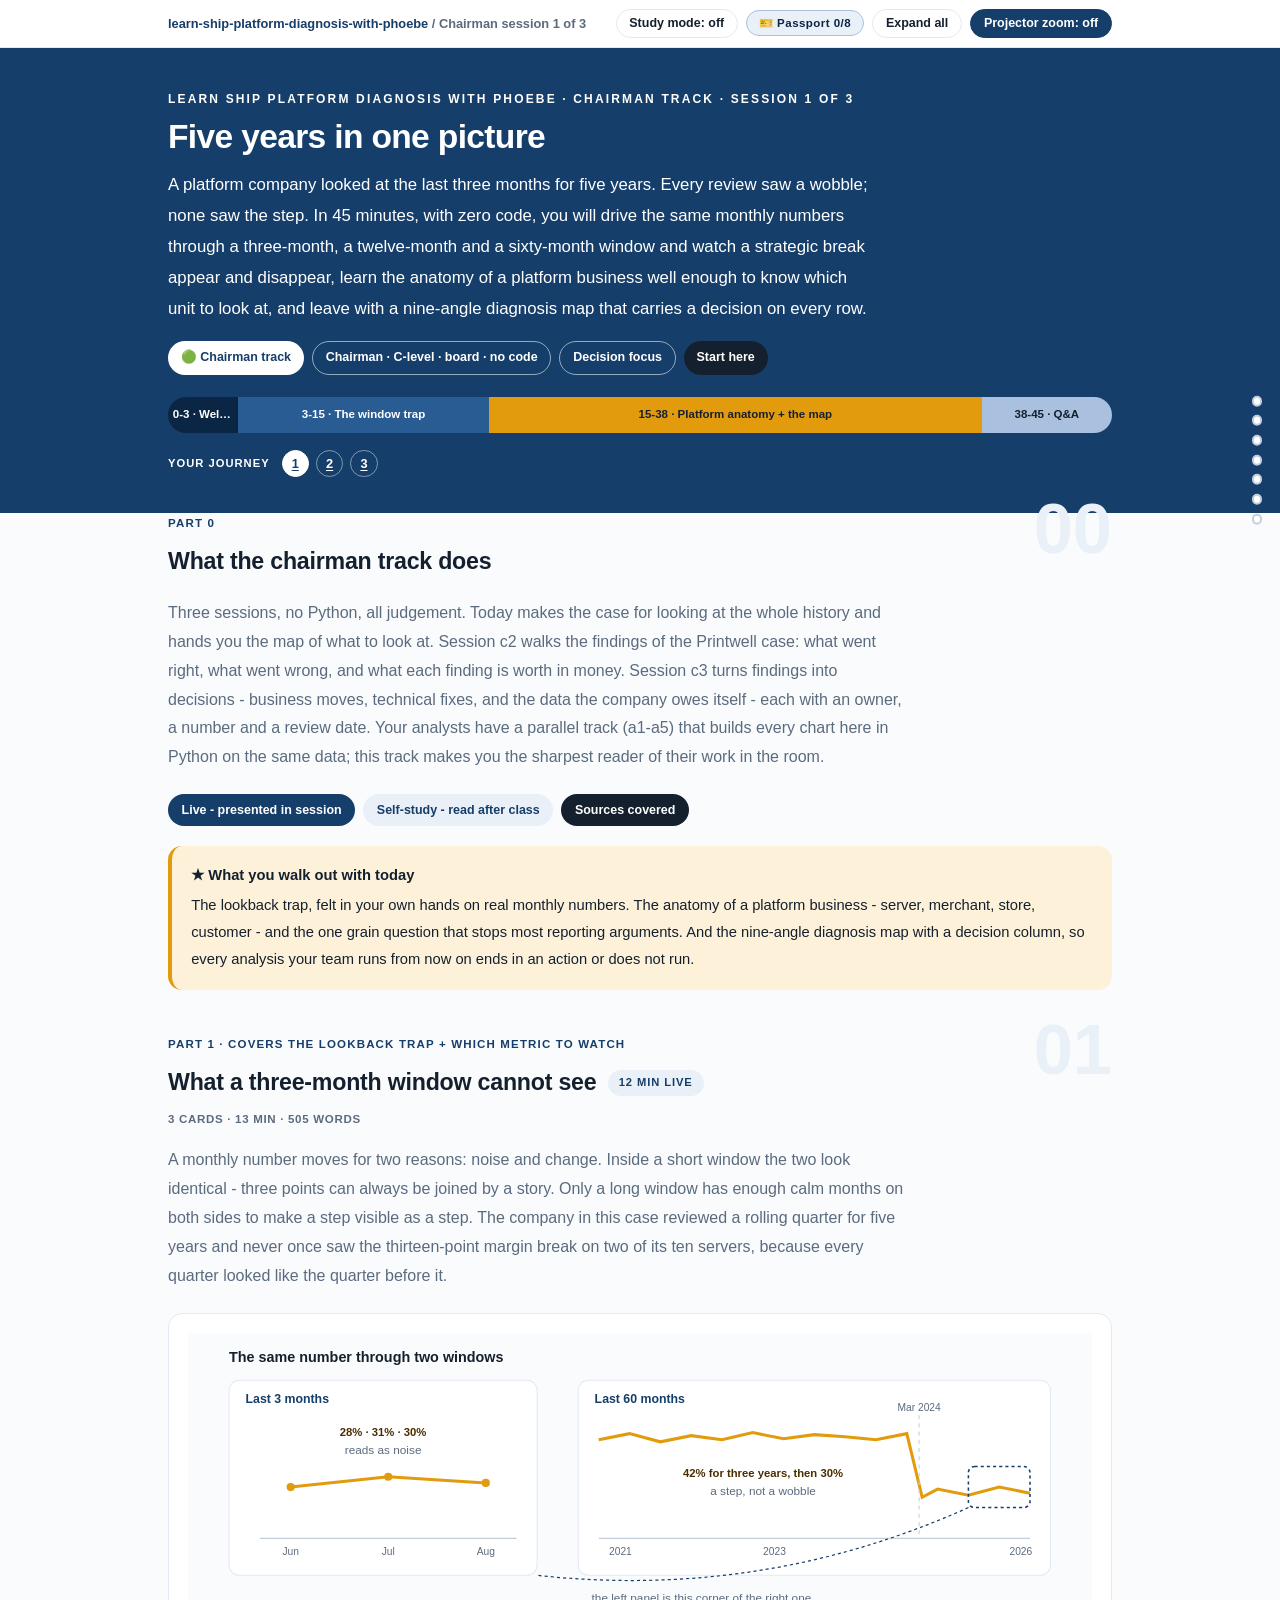
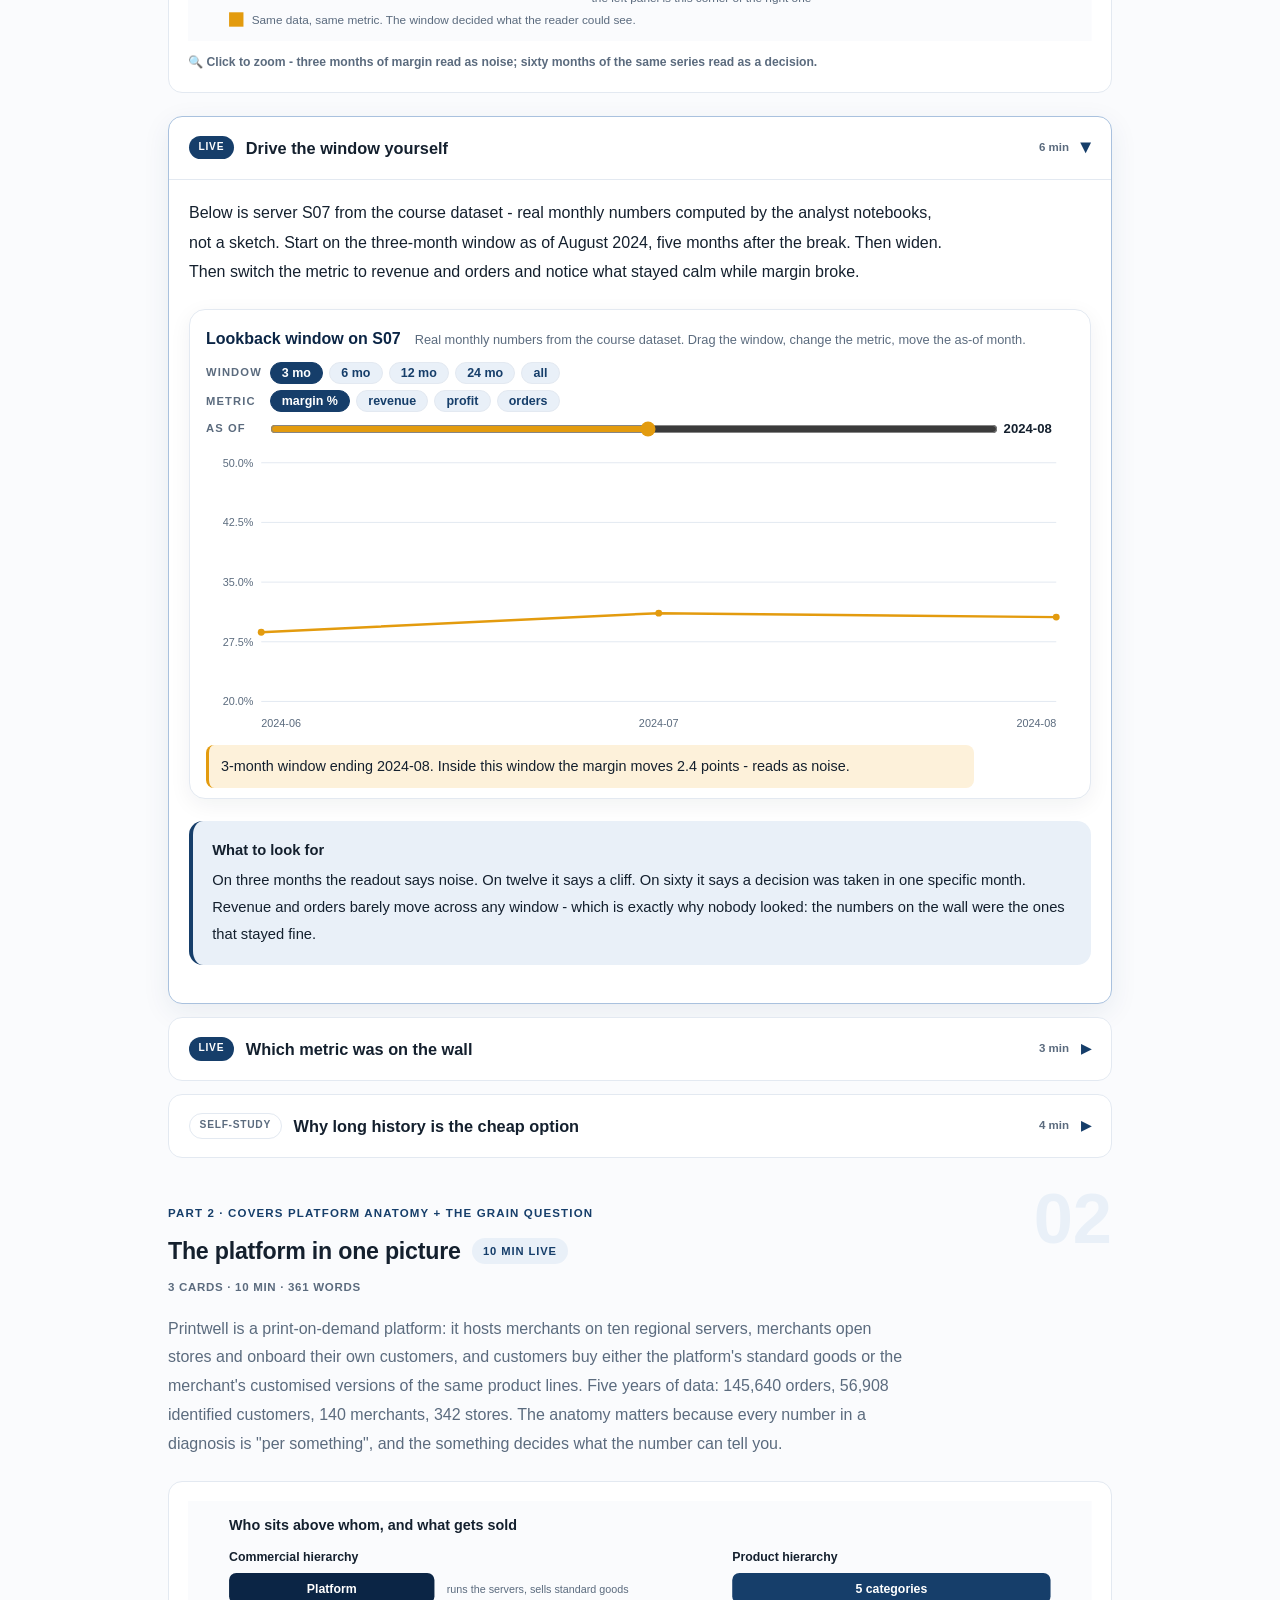
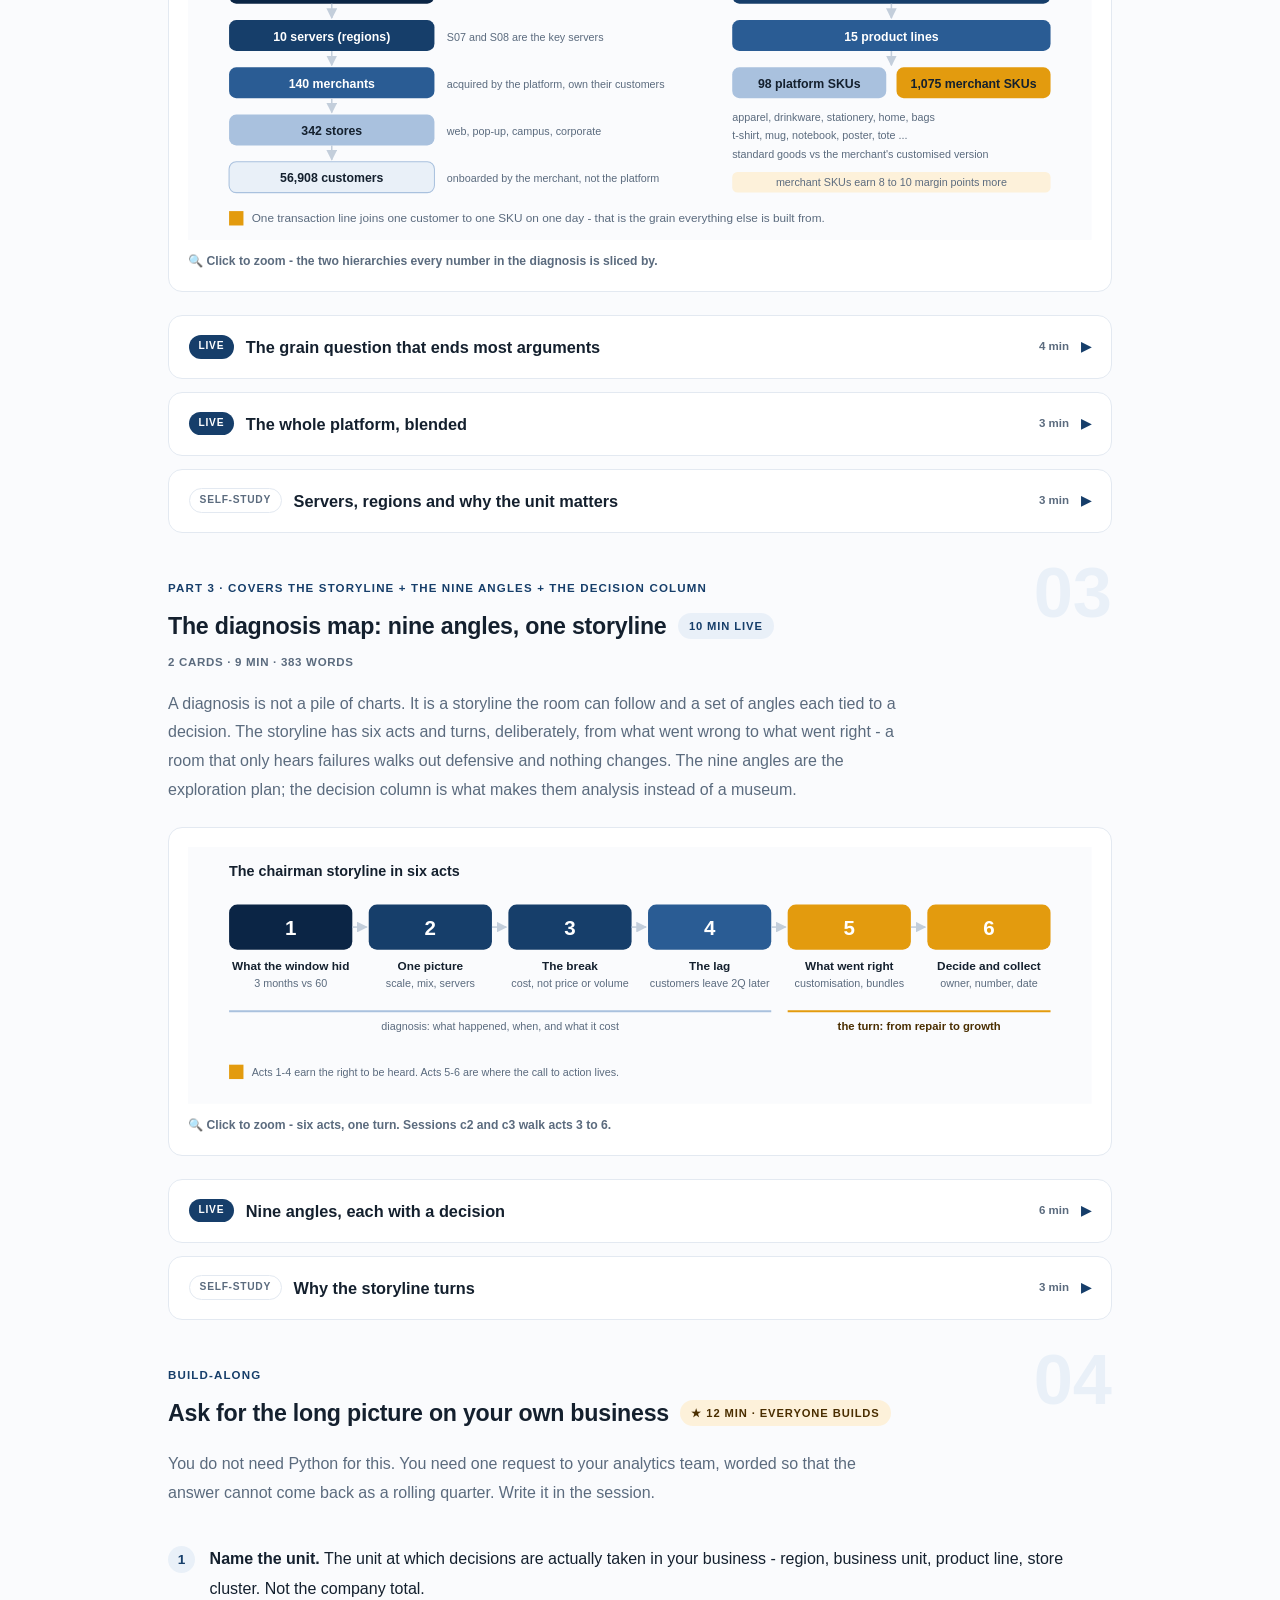
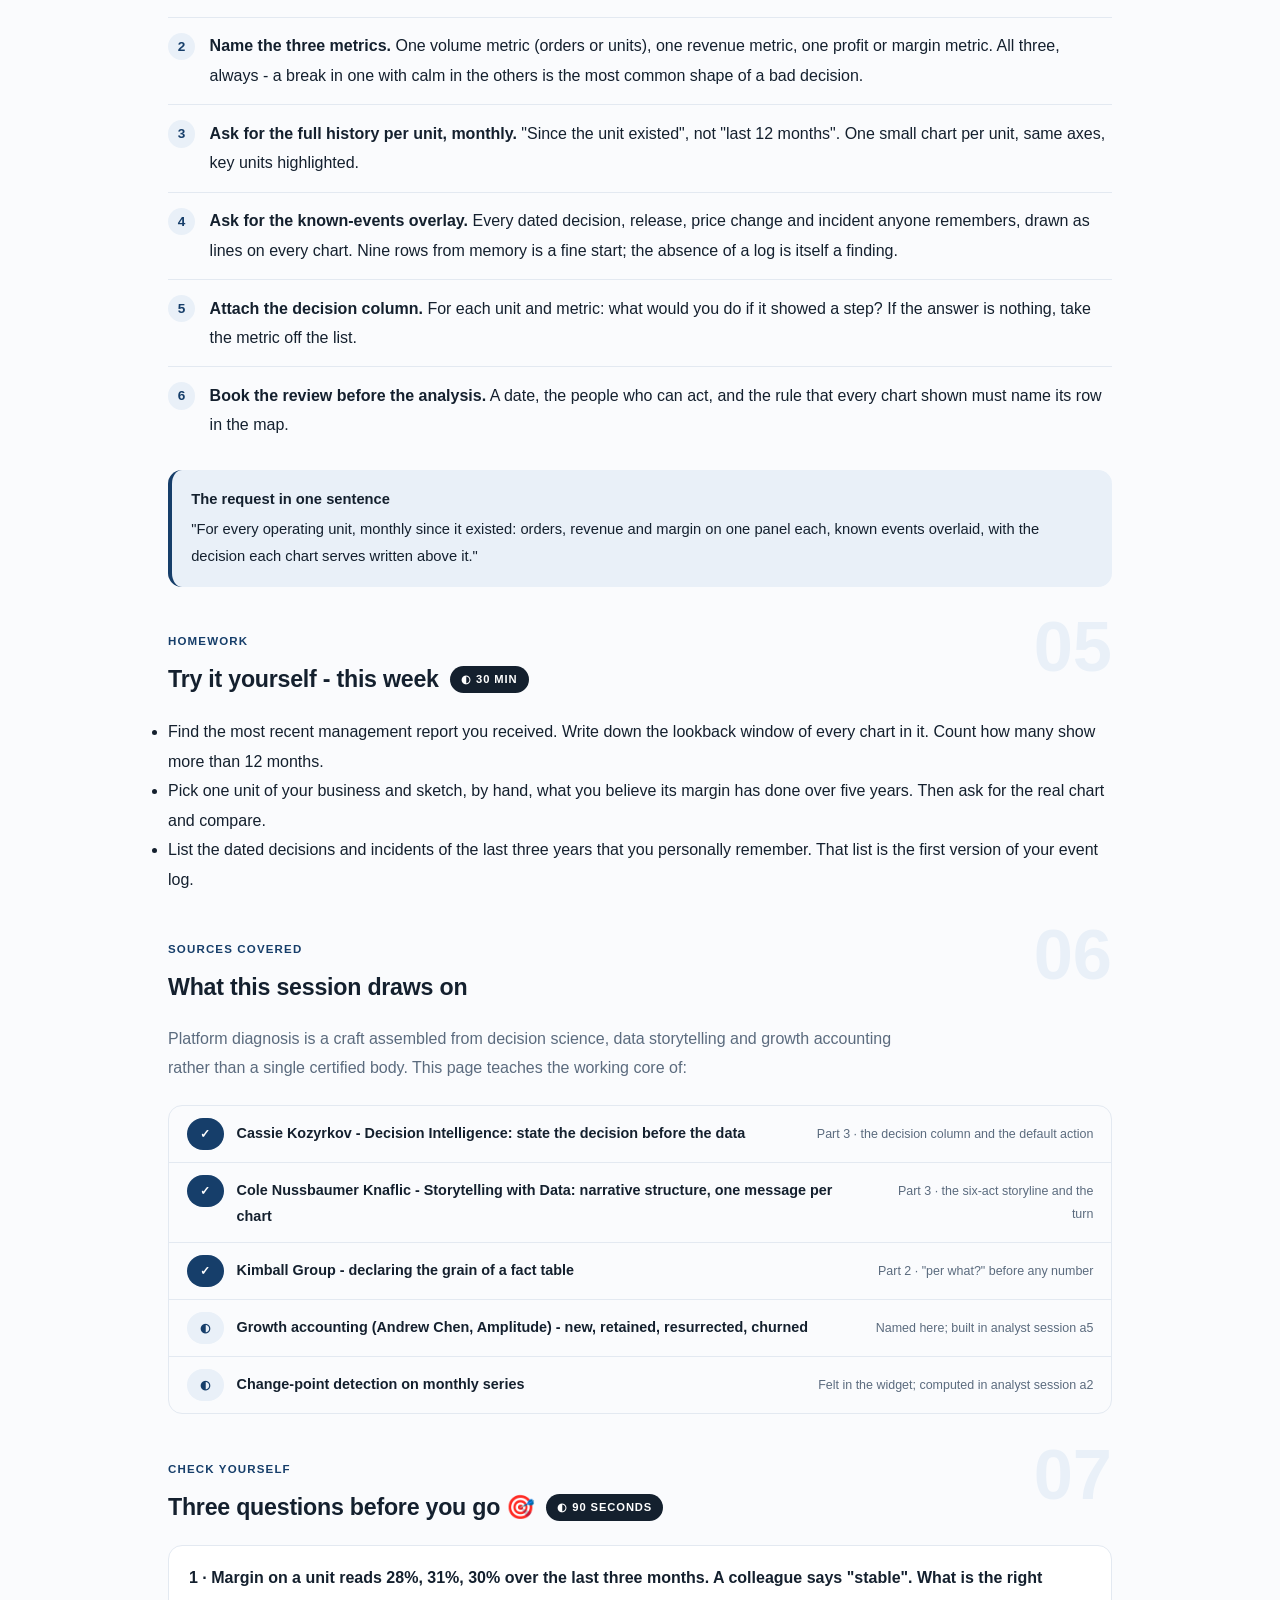
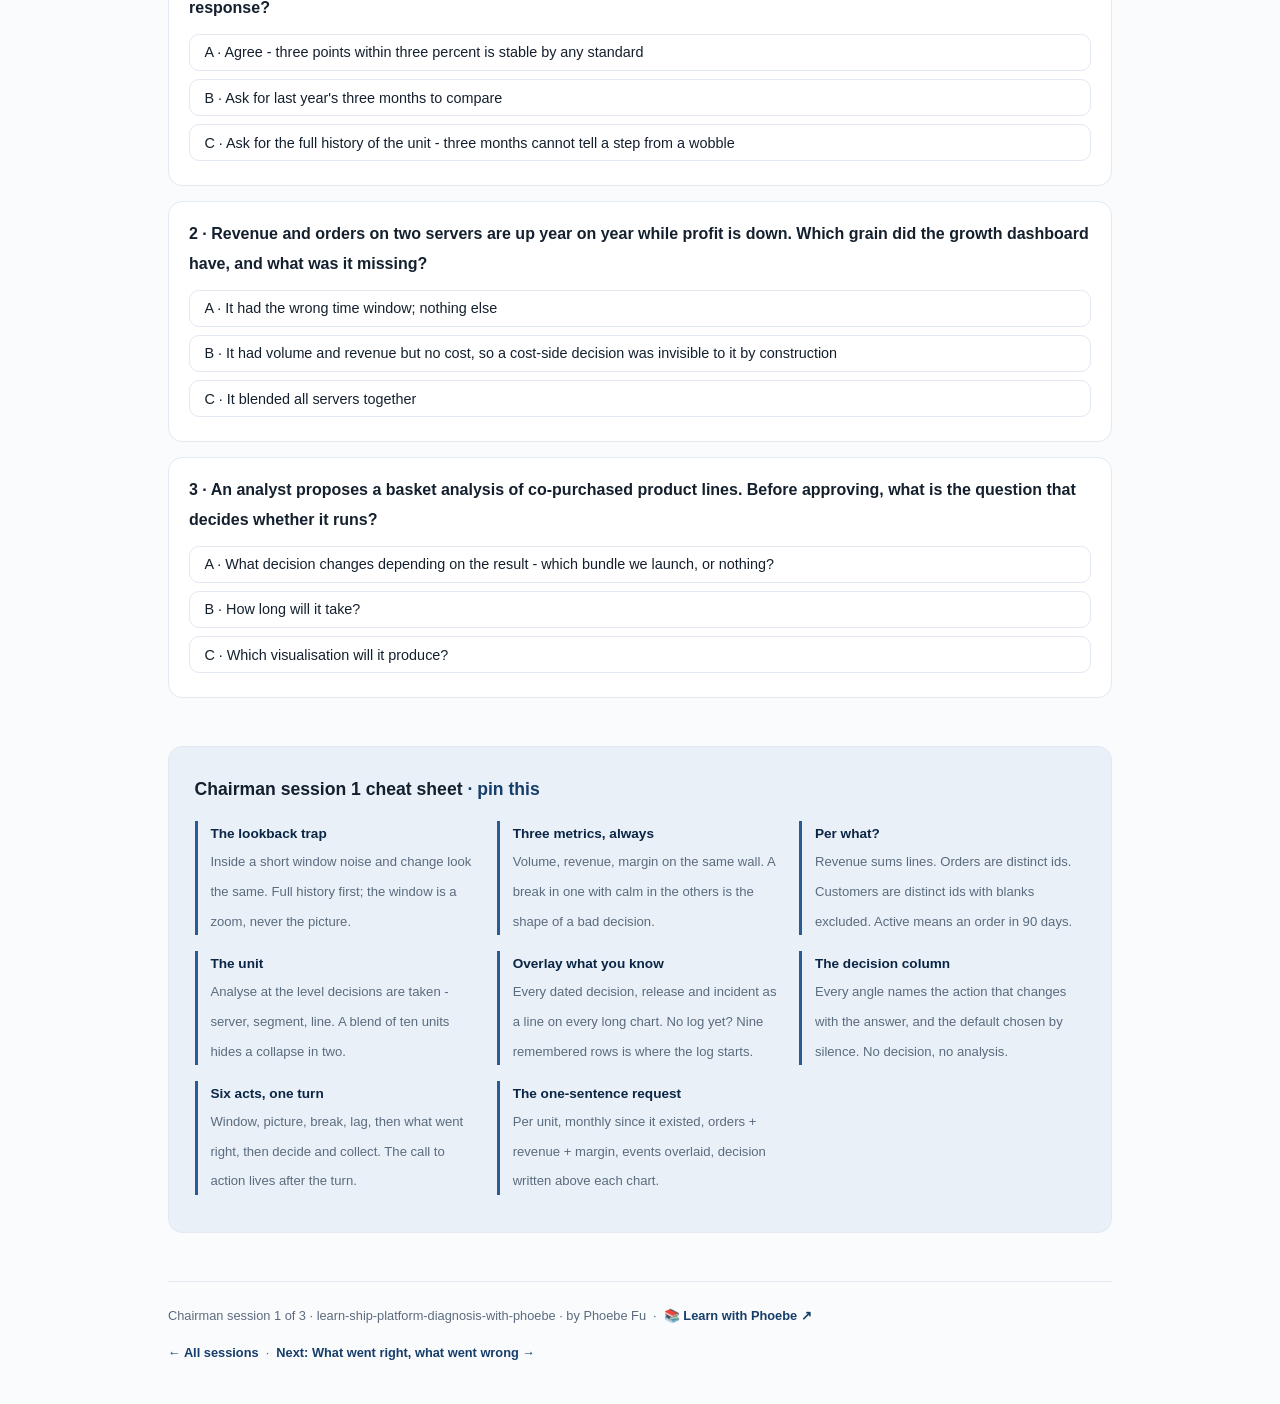
<file: courses/c1-five-years-in-one-picture.html>
<!DOCTYPE html>
<html lang="en">
<head>
<meta charset="UTF-8">
<meta name="viewport" content="width=device-width, initial-scale=1.0">
<!-- social:start -->
<meta name="description" content="Chairman session 1 of 3. Why a three-month window cannot tell a step from a wobble, the platform in one picture, and the nine-angle diagnosis map with a decision attached to every angle. Drive the lookback window on real numbers.">
<meta property="og:type" content="article">
<meta property="og:site_name" content="Learn with Phoebe">
<meta property="og:title" content="Five years in one picture - learn ship platform diagnosis with phoebe">
<meta property="og:description" content="Chairman session 1 of 3. The lookback trap on real numbers, the platform anatomy, and the diagnosis map with a decision on every angle. No code.">
<meta property="og:url" content="https://phoebefu6.github.io/learn-ship-platform-diagnosis-with-phoebe/courses/c1-five-years-in-one-picture.html">
<meta property="og:image" content="https://phoebefu6.github.io/learn-ship-platform-diagnosis-with-phoebe/assets/og-cover.png">
<meta property="og:image:width" content="1200">
<meta property="og:image:height" content="630">
<meta name="twitter:card" content="summary_large_image">
<meta name="twitter:title" content="Five years in one picture - learn ship platform diagnosis with phoebe">
<meta name="twitter:description" content="The lookback trap on real numbers, the platform anatomy, and the diagnosis map with a decision on every angle. No code.">
<meta name="twitter:image" content="https://phoebefu6.github.io/learn-ship-platform-diagnosis-with-phoebe/assets/og-cover.png">
<!-- social:end -->
<title>Chairman session 1 · Five years in one picture - learn ship platform diagnosis with phoebe</title>
<link rel="stylesheet" href="../assets/style.css?v=22">
</head>
<body>

<div class="toolbar">
  <div class="wrap">
    <span class="crumb"><a href="../index.html">learn-ship-platform-diagnosis-with-phoebe</a> / Chairman session 1 of 3</span>
    <button class="btn" id="toggle-all" type="button">Expand all</button>
    <button class="btn primary" id="zoom-toggle" type="button">Projector zoom: off</button>
  </div>
</div>

<header class="masthead">
  <div class="wrap">
    <div class="eyebrow">Learn Ship Platform Diagnosis with Phoebe · Chairman track · Session 1 of 3</div>
    <h1>Five years in <span class="accent">one picture</span></h1>
    <p class="sub">A platform company looked at the last three months for five years. Every review saw a wobble; none saw the step. In 45 minutes, with zero code, you will drive the same monthly numbers through a three-month, a twelve-month and a sixty-month window and watch a strategic break appear and disappear, learn the anatomy of a platform business well enough to know which unit to look at, and leave with a nine-angle diagnosis map that carries a decision on every row.</p>
    <div class="chip-row">
      <span class="chip level">🟢 Chairman track</span>
      <span class="chip audience">Chairman · C-level · board · no code</span>
      <span class="chip audience">Decision focus</span>
      <span class="chip time">Start here</span>
    </div>
    <div class="agenda">
      <span class="a1" style="flex:1">0-3 · Welcome</span>
      <span class="a2" style="flex:4">3-15 · The window trap</span>
      <span class="a3" style="flex:8">15-38 · Platform anatomy + the map</span>
      <span class="a4" style="flex:2">38-45 · Q&amp;A</span>
    </div>
  </div>
</header>

<main class="wrap">

  <!-- ============ INTRO ============ -->
  <section class="section" id="intro">
    <div class="section-kicker">
      <span class="klabel">Part 0</span>
      <h2>What the chairman track does</h2>
    </div>
    <p class="lede">Three sessions, no Python, all judgement. Today makes the case for looking at the whole history and hands you the map of what to look at. Session c2 walks the findings of the Printwell case: what went right, what went wrong, and what each finding is worth in money. Session c3 turns findings into decisions - business moves, technical fixes, and the data the company owes itself - each with an owner, a number and a review date. Your analysts have a parallel track (a1-a5) that builds every chart here in Python on the same data; this track makes you the sharpest reader of their work in the room.</p>
    <div class="legend">
      <span class="pill solid">Live - presented in session</span>
      <span class="pill light">Self-study - read after class</span>
      <span class="pill inkpill">Sources covered</span>
    </div>
    <div class="callout win">
      <strong>★ What you walk out with today</strong>
      The lookback trap, felt in your own hands on real monthly numbers. The anatomy of a platform business - server, merchant, store, customer - and the one grain question that stops most reporting arguments. And the nine-angle diagnosis map with a decision column, so every analysis your team runs from now on ends in an action or does not run.
    </div>
  </section>

  <!-- ============ PART 1: THE WINDOW TRAP ============ -->
  <section class="section" id="window-trap">
    <div class="section-kicker">
      <span class="klabel">Part 1 · covers the lookback trap + which metric to watch</span>
      <h2>What a three-month window cannot see <span class="tag concept">12 min live</span></h2>
    </div>
    <p class="lede">A monthly number moves for two reasons: noise and change. Inside a short window the two look identical - three points can always be joined by a story. Only a long window has enough calm months on both sides to make a step visible as a step. The company in this case reviewed a rolling quarter for five years and never once saw the thirteen-point margin break on two of its ten servers, because every quarter looked like the quarter before it.</p>

    <figure class="zoomable">
      <svg viewBox="0 0 880 300" xmlns="http://www.w3.org/2000/svg" role="img" aria-label="Two panels. Left: three months of a margin line, nearly flat, labelled reads as noise. Right: sixty months of the same margin line, flat around 42 percent then a sharp step down to 30 percent in March 2024, labelled a step, not a wobble. A bracket shows the left panel is the last three months of the right panel.">
        <style>
          .wtT { font: 700 14px Inter, sans-serif; fill: #14202E; }
          .wtH { font: 700 12px Inter, sans-serif; fill: #163E6A; }
          .wtN { font: 400 11.5px Inter, sans-serif; fill: #5B6B7E; }
          .wtA { font: 600 11px Inter, sans-serif; fill: #4A2E00; }
          .wtX { font: 400 10px Inter, sans-serif; fill: #5B6B7E; }
        </style>
        <rect x="0" y="0" width="880" height="300" fill="#FAFBFD"/>
        <text class="wtT" x="40" y="28">The same number through two windows</text>
        <rect x="40" y="46" width="300" height="190" rx="10" fill="#FFFFFF" stroke="#E3E9F1"/>
        <text class="wtH" x="56" y="68">Last 3 months</text>
        <line x1="70" y1="200" x2="320" y2="200" stroke="#C3CEDB"/>
        <polyline points="100,150 195,140 290,146" fill="none" stroke="#E39B0E" stroke-width="3"/>
        <circle cx="100" cy="150" r="4" fill="#E39B0E"/><circle cx="195" cy="140" r="4" fill="#E39B0E"/><circle cx="290" cy="146" r="4" fill="#E39B0E"/>
        <text class="wtX" x="100" y="216" text-anchor="middle">Jun</text><text class="wtX" x="195" y="216" text-anchor="middle">Jul</text><text class="wtX" x="290" y="216" text-anchor="middle">Aug</text>
        <text class="wtA" x="190" y="100" text-anchor="middle">28% · 31% · 30%</text>
        <text class="wtN" x="190" y="118" text-anchor="middle">reads as noise</text>
        <rect x="380" y="46" width="460" height="190" rx="10" fill="#FFFFFF" stroke="#E3E9F1"/>
        <text class="wtH" x="396" y="68">Last 60 months</text>
        <line x1="400" y1="200" x2="820" y2="200" stroke="#C3CEDB"/>
        <polyline points="400,104 430,98 460,106 490,100 520,104 550,97 580,103 610,99 640,101 670,104 700,98 715,160 730,152 760,158 790,150 820,156" fill="none" stroke="#E39B0E" stroke-width="3"/>
        <line x1="712" y1="80" x2="712" y2="200" stroke="#C3CEDB" stroke-dasharray="4 4"/>
        <text class="wtX" x="712" y="76" text-anchor="middle">Mar 2024</text>
        <text class="wtX" x="410" y="216">2021</text><text class="wtX" x="560" y="216">2023</text><text class="wtX" x="800" y="216">2026</text>
        <text class="wtA" x="560" y="140" text-anchor="middle">42% for three years, then 30%</text>
        <text class="wtN" x="560" y="158" text-anchor="middle">a step, not a wobble</text>
        <rect x="760" y="130" width="60" height="40" rx="6" fill="none" stroke="#163E6A" stroke-width="1.5" stroke-dasharray="3 3"/>
        <path d="M 760 170 Q 560 260 340 236" fill="none" stroke="#163E6A" stroke-width="1.2" stroke-dasharray="3 3"/>
        <text class="wtN" x="500" y="262" text-anchor="middle">the left panel is this corner of the right one</text>
        <rect x="40" y="272" width="14" height="14" fill="#E39B0E"/>
        <text class="wtN" x="62" y="283">Same data, same metric. The window decided what the reader could see.</text>
      </svg>
      <figcaption>🔍 Click to zoom - three months of margin read as noise; sixty months of the same series read as a decision.</figcaption>
    </figure>

    <details class="card" open>
      <summary><span class="mode live">Live</span> Drive the window yourself <span class="mini">6 min</span><span class="caret">▶</span></summary>
      <div class="body">
        <p>Below is server S07 from the course dataset - real monthly numbers computed by the analyst notebooks, not a sketch. Start on the three-month window as of August 2024, five months after the break. Then widen. Then switch the metric to revenue and orders and notice what stayed calm while margin broke.</p>
        <div class="lb" data-series="S07" data-asof="2024-08"></div>
        <div class="callout tip">
          <strong>What to look for</strong>
          On three months the readout says noise. On twelve it says a cliff. On sixty it says a decision was taken in one specific month. Revenue and orders barely move across any window - which is exactly why nobody looked: the numbers on the wall were the ones that stayed fine.
        </div>
      </div>
    </details>

    <details class="card">
      <summary><span class="mode live">Live</span> Which metric was on the wall <span class="mini">3 min</span><span class="caret">▶</span></summary>
      <div class="body">
        <p>Most platform dashboards lead with revenue and order count because those are the numbers sales and marketing own. Profit and margin live in finance, reported quarterly, blended across the whole company. A break that leaves revenue untouched and hits margin on two of ten units is invisible to both dashboards: the growth dashboard shows nothing wrong, and the finance number blends two broken units with eight healthy ones into a two-point drift.</p>
        <table class="clean">
          <thead><tr><th>Metric</th><th>Who watched it</th><th>What it showed after March 2024</th></tr></thead>
          <tbody>
            <tr><td>Orders, S07 + S08</td><td>Growth team, weekly</td><td>Seasonal pattern, nothing new</td></tr>
            <tr><td>Revenue, S07 + S08</td><td>Growth team, weekly</td><td>Up year on year - growth hid the problem</td></tr>
            <tr><td>Margin, whole platform</td><td>Finance, quarterly</td><td>Drift of two points, explained as mix</td></tr>
            <tr><td>Margin, per server, 60 months</td><td>Nobody</td><td>A thirteen-point step on two servers in one month</td></tr>
          </tbody>
        </table>
        <div class="callout example">
          <span class="ex-pill">Real world</span>
          A regional marketplace reviewed a rolling 90 days for years while a payment-provider fee change eroded margin on one country for six quarters. The finance team found it during an annual audit, from a full-history chart an intern drew for a different purpose. The lesson the board took: the horizon is a strategic choice, and it had been made by default.
        </div>
      </div>
    </details>

    <details class="card">
      <summary><span class="mode self">Self-study</span> Why long history is the cheap option <span class="mini">4 min</span><span class="caret">▶</span></summary>
      <div class="body">
        <p>Five years of order lines for a mid-sized platform is a few hundred megabytes. It fits in a laptop, a notebook and a single chart. The expensive thing was never the data; it was the habit of asking "how did last quarter go" instead of "how has this unit behaved for as long as we have had it". Three habits that make the long view routine:</p>
        <ul>
          <li><strong>Full history first, then window.</strong> Every metric shown in a window is first shown for the whole period the company has existed. The window is a zoom, not the picture.</li>
          <li><strong>Per unit, not blended.</strong> Server, merchant segment, product line. A blend of ten units can hide a collapse in two.</li>
          <li><strong>Overlay what you know.</strong> Every dated decision, release and incident the company remembers goes on the chart as a line. When the series bends at a line, you have a candidate cause in seconds.</li>
        </ul>
        <figure class="zoomable">
          <img src="../figures/x1_window_trap.png" alt="Server S07 margin percent every month since launch: about 43 percent for three years, then 29 percent since March 2024. A dashed box marks the three months reviewed in August 2024, reading 28, 31 and 30 percent, labelled stable.">
          <figcaption>🔍 Click to zoom - the quarter the review saw, drawn inside the five years it could not.</figcaption>
        </figure>
      </div>
    </details>
  </section>

  <!-- ============ PART 2: THE PLATFORM IN ONE PICTURE ============ -->
  <section class="section" id="anatomy">
    <div class="section-kicker">
      <span class="klabel">Part 2 · covers platform anatomy + the grain question</span>
      <h2>The platform in one picture <span class="tag concept">10 min live</span></h2>
    </div>
    <p class="lede">Printwell is a print-on-demand platform: it hosts merchants on ten regional servers, merchants open stores and onboard their own customers, and customers buy either the platform's standard goods or the merchant's customised versions of the same product lines. Five years of data: 145,640 orders, 56,908 identified customers, 140 merchants, 342 stores. The anatomy matters because every number in a diagnosis is "per something", and the something decides what the number can tell you.</p>

    <figure class="zoomable">
      <svg viewBox="0 0 880 330" xmlns="http://www.w3.org/2000/svg" role="img" aria-label="Two hierarchies side by side. Left, the commercial hierarchy: platform at the top, then ten servers, then merchants, then stores, then customers, with counts. Right, the product hierarchy: five categories, fifteen product lines, about twelve hundred SKUs, split into platform SKUs and merchant customised SKUs. A note at the bottom says a transaction line joins one customer to one SKU.">
        <style>
          .anT { font: 700 14px Inter, sans-serif; fill: #14202E; }
          .anW { font: 700 12px Inter, sans-serif; fill: #FFFFFF; }
          .anK { font: 700 12px Inter, sans-serif; fill: #14202E; }
          .anN { font: 400 11.5px Inter, sans-serif; fill: #5B6B7E; }
          .anS { font: 400 10.5px Inter, sans-serif; fill: #5B6B7E; }
        </style>
        <defs>
          <marker id="anArrow" viewBox="0 0 10 10" refX="9" refY="5" markerWidth="7" markerHeight="7" orient="auto"><path d="M0 0 L10 5 L0 10 z" fill="#C3CEDB"/></marker>
        </defs>
        <rect x="0" y="0" width="880" height="330" fill="#FAFBFD"/>
        <text class="anT" x="40" y="28">Who sits above whom, and what gets sold</text>
        <text class="anK" x="40" y="58">Commercial hierarchy</text>
        <rect x="40" y="70" width="200" height="30" rx="7" fill="#0B2545"/><text class="anW" x="140" y="90" text-anchor="middle">Platform</text>
        <rect x="40" y="116" width="200" height="30" rx="7" fill="#163E6A"/><text class="anW" x="140" y="136" text-anchor="middle">10 servers (regions)</text>
        <rect x="40" y="162" width="200" height="30" rx="7" fill="#2A5C94"/><text class="anW" x="140" y="182" text-anchor="middle">140 merchants</text>
        <rect x="40" y="208" width="200" height="30" rx="7" fill="#A9C1DE"/><text class="anK" x="140" y="228" text-anchor="middle">342 stores</text>
        <rect x="40" y="254" width="200" height="30" rx="7" fill="#E9F0F8" stroke="#A9C1DE"/><text class="anK" x="140" y="274" text-anchor="middle">56,908 customers</text>
        <line x1="140" y1="100" x2="140" y2="114" stroke="#C3CEDB" stroke-width="1.5" marker-end="url(#anArrow)"/>
        <line x1="140" y1="146" x2="140" y2="160" stroke="#C3CEDB" stroke-width="1.5" marker-end="url(#anArrow)"/>
        <line x1="140" y1="192" x2="140" y2="206" stroke="#C3CEDB" stroke-width="1.5" marker-end="url(#anArrow)"/>
        <line x1="140" y1="238" x2="140" y2="252" stroke="#C3CEDB" stroke-width="1.5" marker-end="url(#anArrow)"/>
        <text class="anS" x="252" y="90">runs the servers, sells standard goods</text>
        <text class="anS" x="252" y="136">S07 and S08 are the key servers</text>
        <text class="anS" x="252" y="182">acquired by the platform, own their customers</text>
        <text class="anS" x="252" y="228">web, pop-up, campus, corporate</text>
        <text class="anS" x="252" y="274">onboarded by the merchant, not the platform</text>
        <text class="anK" x="530" y="58">Product hierarchy</text>
        <rect x="530" y="70" width="310" height="30" rx="7" fill="#163E6A"/><text class="anW" x="685" y="90" text-anchor="middle">5 categories</text>
        <rect x="530" y="116" width="310" height="30" rx="7" fill="#2A5C94"/><text class="anW" x="685" y="136" text-anchor="middle">15 product lines</text>
        <rect x="530" y="162" width="150" height="30" rx="7" fill="#A9C1DE"/><text class="anK" x="605" y="182" text-anchor="middle">98 platform SKUs</text>
        <rect x="690" y="162" width="150" height="30" rx="7" fill="#E39B0E"/><text class="anK" x="765" y="182" text-anchor="middle">1,075 merchant SKUs</text>
        <line x1="685" y1="100" x2="685" y2="114" stroke="#C3CEDB" stroke-width="1.5" marker-end="url(#anArrow)"/>
        <line x1="685" y1="146" x2="685" y2="160" stroke="#C3CEDB" stroke-width="1.5" marker-end="url(#anArrow)"/>
        <text class="anS" x="530" y="214">apparel, drinkware, stationery, home, bags</text>
        <text class="anS" x="530" y="232">t-shirt, mug, notebook, poster, tote ...</text>
        <text class="anS" x="530" y="250">standard goods vs the merchant's customised version</text>
        <rect x="530" y="264" width="310" height="20" rx="5" fill="#FDF1DA"/>
        <text class="anS" x="685" y="278" text-anchor="middle">merchant SKUs earn 8 to 10 margin points more</text>
        <rect x="40" y="302" width="14" height="14" fill="#E39B0E"/>
        <text class="anN" x="62" y="313">One transaction line joins one customer to one SKU on one day - that is the grain everything else is built from.</text>
      </svg>
      <figcaption>🔍 Click to zoom - the two hierarchies every number in the diagnosis is sliced by.</figcaption>
    </figure>

    <details class="card">
      <summary><span class="mode live">Live</span> The grain question that ends most arguments <span class="mini">4 min</span><span class="caret">▶</span></summary>
      <div class="body">
        <p>When two dashboards disagree, the cause is almost always grain: one counts order lines, the other counts orders; one counts customers with an id, the other counts every checkout including guests. Ask one question of any number before debating it: <strong>"per what?"</strong> Revenue is additive at the line. Orders are distinct order ids. Customers are distinct customer ids, and in this case 6 percent of lines in 2020 and 12 percent in 2026 have no id at all because the customer checked out as a guest.</p>
        <table class="clean">
          <thead><tr><th>You want</th><th>Count</th><th>The trap</th></tr></thead>
          <tbody>
            <tr><td>Revenue, cost, profit</td><td>sum of order lines</td><td>duplicated lines from a bad load inflate it (S02, early 2021)</td></tr>
            <tr><td>Orders, basket size</td><td>distinct order ids</td><td>counting lines instead makes multi-item baskets look like growth</td></tr>
            <tr><td>Customers, retention</td><td>distinct customer ids, blanks excluded</td><td>guest checkouts vanish; the blind spot grows every year</td></tr>
            <tr><td>Active stores, merchants</td><td>units with an order in the last 90 days</td><td>the dimension table says 342 stores exist; far fewer sell</td></tr>
          </tbody>
        </table>
      </div>
    </details>

    <details class="card">
      <summary><span class="mode live">Live</span> The whole platform, blended <span class="mini">3 min</span><span class="caret">▶</span></summary>
      <div class="body">
        <p>Here is the picture the company could have drawn on any day of the last five years: monthly revenue and profit for the whole platform, with the nine events the team remembers drawn as lines. It looks healthy. Revenue climbs, Q4 peaks repeat, margin drifts down a few points from 2024. The drift is the only trace of a thirteen-point break on two servers - blending eight healthy units with two broken ones turns a cliff into a slope.</p>
        <figure class="zoomable">
          <img src="../figures/a2_platform_monthly.png" alt="Monthly revenue and profit for the whole platform 2020 to 2026 with known events overlaid, and the blended margin percent below drifting from about 42 to 38 percent after 2024.">
          <figcaption>🔍 Click to zoom - the blended view. Session c2 un-blends it by server.</figcaption>
        </figure>
      </div>
    </details>

    <details class="card">
      <summary><span class="mode self">Self-study</span> Servers, regions and why the unit matters <span class="mini">3 min</span><span class="caret">▶</span></summary>
      <div class="body">
        <p>In this platform a "server" is an operating region: one deployment, one fulfilment set-up, one merchant-success team. S07 and S08 serve Vietnam and were the 2021-2023 growth engine, taking 45 of the 140 merchants. That is why a decision made for those two servers moved the whole company's margin, and why the right unit of analysis for a platform is the unit at which decisions are actually taken - not the company total, and not the individual customer.</p>
        <ul>
          <li>Decisions taken per server (fulfilment partner, free shipping, support staffing) are read per server.</li>
          <li>Decisions taken per merchant segment (plan pricing, onboarding) are read per segment.</li>
          <li>Decisions taken per product line (catalogue, price ladder) are read per line.</li>
        </ul>
      </div>
    </details>
  </section>

  <!-- ============ PART 3: THE DIAGNOSIS MAP ============ -->
  <section class="section" id="map">
    <div class="section-kicker">
      <span class="klabel">Part 3 · covers the storyline + the nine angles + the decision column</span>
      <h2>The diagnosis map: nine angles, one storyline <span class="tag concept">10 min live</span></h2>
    </div>
    <p class="lede">A diagnosis is not a pile of charts. It is a storyline the room can follow and a set of angles each tied to a decision. The storyline has six acts and turns, deliberately, from what went wrong to what went right - a room that only hears failures walks out defensive and nothing changes. The nine angles are the exploration plan; the decision column is what makes them analysis instead of a museum.</p>

    <figure class="zoomable">
      <svg viewBox="0 0 880 250" xmlns="http://www.w3.org/2000/svg" role="img" aria-label="A six-step storyline strip. Steps: what the window hid, the platform in one picture, the break, the lag, what went right, what to collect and decide. An arrow under steps five and six is labelled the turn from repair to growth.">
        <style>
          .slT { font: 700 14px Inter, sans-serif; fill: #14202E; }
          .slW { font: 700 20px Inter, sans-serif; fill: #FFFFFF; }
          .slK { font: 700 11.5px Inter, sans-serif; fill: #14202E; }
          .slN { font: 400 10.5px Inter, sans-serif; fill: #5B6B7E; }
          .slA { font: 600 11px Inter, sans-serif; fill: #4A2E00; }
        </style>
        <defs>
          <marker id="slArr" viewBox="0 0 10 10" refX="9" refY="5" markerWidth="7" markerHeight="7" orient="auto"><path d="M0 0 L10 5 L0 10 z" fill="#C3CEDB"/></marker>
        </defs>
        <rect x="0" y="0" width="880" height="250" fill="#FAFBFD"/>
        <text class="slT" x="40" y="28">The chairman storyline in six acts</text>
        <g>
          <rect x="40" y="56" width="120" height="44" rx="8" fill="#0B2545"/><text class="slW" x="100" y="86" text-anchor="middle">1</text>
          <text class="slK" x="100" y="120" text-anchor="middle">What the window hid</text>
          <text class="slN" x="100" y="136" text-anchor="middle">3 months vs 60</text>
        </g>
        <g>
          <rect x="176" y="56" width="120" height="44" rx="8" fill="#163E6A"/><text class="slW" x="236" y="86" text-anchor="middle">2</text>
          <text class="slK" x="236" y="120" text-anchor="middle">One picture</text>
          <text class="slN" x="236" y="136" text-anchor="middle">scale, mix, servers</text>
        </g>
        <g>
          <rect x="312" y="56" width="120" height="44" rx="8" fill="#163E6A"/><text class="slW" x="372" y="86" text-anchor="middle">3</text>
          <text class="slK" x="372" y="120" text-anchor="middle">The break</text>
          <text class="slN" x="372" y="136" text-anchor="middle">cost, not price or volume</text>
        </g>
        <g>
          <rect x="448" y="56" width="120" height="44" rx="8" fill="#2A5C94"/><text class="slW" x="508" y="86" text-anchor="middle">4</text>
          <text class="slK" x="508" y="120" text-anchor="middle">The lag</text>
          <text class="slN" x="508" y="136" text-anchor="middle">customers leave 2Q later</text>
        </g>
        <g>
          <rect x="584" y="56" width="120" height="44" rx="8" fill="#E39B0E"/><text class="slW" x="644" y="86" text-anchor="middle">5</text>
          <text class="slK" x="644" y="120" text-anchor="middle">What went right</text>
          <text class="slN" x="644" y="136" text-anchor="middle">customisation, bundles</text>
        </g>
        <g>
          <rect x="720" y="56" width="120" height="44" rx="8" fill="#E39B0E"/><text class="slW" x="780" y="86" text-anchor="middle">6</text>
          <text class="slK" x="780" y="120" text-anchor="middle">Decide and collect</text>
          <text class="slN" x="780" y="136" text-anchor="middle">owner, number, date</text>
        </g>
        <line x1="160" y1="78" x2="174" y2="78" stroke="#C3CEDB" stroke-width="1.5" marker-end="url(#slArr)"/>
        <line x1="296" y1="78" x2="310" y2="78" stroke="#C3CEDB" stroke-width="1.5" marker-end="url(#slArr)"/>
        <line x1="432" y1="78" x2="446" y2="78" stroke="#C3CEDB" stroke-width="1.5" marker-end="url(#slArr)"/>
        <line x1="568" y1="78" x2="582" y2="78" stroke="#C3CEDB" stroke-width="1.5" marker-end="url(#slArr)"/>
        <line x1="704" y1="78" x2="718" y2="78" stroke="#C3CEDB" stroke-width="1.5" marker-end="url(#slArr)"/>
        <path d="M 584 160 L 840 160" stroke="#E39B0E" stroke-width="2"/>
        <text class="slA" x="712" y="178" text-anchor="middle">the turn: from repair to growth</text>
        <path d="M 40 160 L 568 160" stroke="#A9C1DE" stroke-width="2"/>
        <text class="slN" x="304" y="178" text-anchor="middle">diagnosis: what happened, when, and what it cost</text>
        <rect x="40" y="212" width="14" height="14" fill="#E39B0E"/>
        <text class="slN" x="62" y="223">Acts 1-4 earn the right to be heard. Acts 5-6 are where the call to action lives.</text>
      </svg>
      <figcaption>🔍 Click to zoom - six acts, one turn. Sessions c2 and c3 walk acts 3 to 6.</figcaption>
    </figure>

    <details class="card">
      <summary><span class="mode live">Live</span> Nine angles, each with a decision <span class="mini">6 min</span><span class="caret">▶</span></summary>
      <div class="body">
        <p>An angle without a decision is a museum exhibit. Before your team runs any of these, they write the third column: what action changes if the answer comes out one way or the other. If nothing changes, the analysis is not run. The fourth column is the quiet default - what the company is choosing by doing nothing.</p>
        <table class="clean">
          <thead><tr><th>#</th><th>Angle</th><th>The decision it serves</th><th>Default if silent</th></tr></thead>
          <tbody>
            <tr><td>1</td><td>Transactions: revenue, cost, margin by server</td><td>Reverse, keep or re-price the 2024 fulfilment change</td><td>keep it</td></tr>
            <tr><td>2</td><td>User behaviour: login to purchase</td><td>Where product effort goes first; whether to fund login history</td><td>fund nothing</td></tr>
            <tr><td>3</td><td>Product: category, line, SKU, owner</td><td>Which lines to expand, retire, re-price; push merchant SKUs or not</td><td>keep the catalogue</td></tr>
            <tr><td>4</td><td>Merchants and stores: activity, concentration</td><td>Who gets a success manager this quarter</td><td>serve the loudest</td></tr>
            <tr><td>5</td><td>Promotions: basket vs repeat</td><td>Whether acquisition promos continue at this depth</td><td>keep running them</td></tr>
            <tr><td>6</td><td>Merchant acquisition and survival</td><td>Which tiers and verticals to acquire in; restore the VN success team or not</td><td>acquire everywhere</td></tr>
            <tr><td>7</td><td>Customer retention, frozen cohorts</td><td>Whether retention gets a target and an owner per server</td><td>no target</td></tr>
            <tr><td>8</td><td>Data availability and quality</td><td>Which three collection gaps to close this quarter</td><td>close none</td></tr>
            <tr><td>9</td><td>Baskets, bundles, preference per merchant</td><td>Which bundles to launch; who gets a preference profile</td><td>none</td></tr>
          </tbody>
        </table>
        <div class="callout tip">
          <strong>How to use the column in a meeting</strong>
          When an analyst presents a chart, ask which row it belongs to and what the decision column says. If they cannot answer, the chart goes back. This one habit converts a reporting culture into a deciding one in about a quarter.
        </div>
      </div>
    </details>

    <details class="card">
      <summary><span class="mode self">Self-study</span> Why the storyline turns <span class="mini">3 min</span><span class="caret">▶</span></summary>
      <div class="body">
        <p>Diagnoses that only list failures produce two reactions in a boardroom: defence and blame. Neither produces a decision. The storyline therefore lands the breaks first, prices them, and then turns to the findings that point at growth with the same rigour - in this case, customers of high-customisation merchants repeat at 34 percent against 28 for low-customisation ones, and the biggest bundles in the data have never been sold as bundles. The turn is not a softening. It is where the call to action lives, because a room will spend money on growth it has just seen evidence for.</p>
        <div class="callout example">
          <span class="ex-pill">Real world</span>
          The most quoted structure for a data narrative - situation, complication, resolution - exists because the resolution is the only part a decision-maker can act on. A finding without a resolution is a complication the audience now owns and cannot discharge.
        </div>
      </div>
    </details>
  </section>

  <!-- ============ DEMO ============ -->
  <section class="section" id="demo">
    <div class="section-kicker">
      <span class="klabel">Build-along</span>
      <h2>Ask for the long picture on your own business <span class="tag demo">★ 12 min · everyone builds</span></h2>
    </div>
    <p class="lede">You do not need Python for this. You need one request to your analytics team, worded so that the answer cannot come back as a rolling quarter. Write it in the session.</p>
    <div class="steps">
      <div class="step"><p><strong>Name the unit.</strong> The unit at which decisions are actually taken in your business - region, business unit, product line, store cluster. Not the company total.</p></div>
      <div class="step"><p><strong>Name the three metrics.</strong> One volume metric (orders or units), one revenue metric, one profit or margin metric. All three, always - a break in one with calm in the others is the most common shape of a bad decision.</p></div>
      <div class="step"><p><strong>Ask for the full history per unit, monthly.</strong> "Since the unit existed", not "last 12 months". One small chart per unit, same axes, key units highlighted.</p></div>
      <div class="step"><p><strong>Ask for the known-events overlay.</strong> Every dated decision, release, price change and incident anyone remembers, drawn as lines on every chart. Nine rows from memory is a fine start; the absence of a log is itself a finding.</p></div>
      <div class="step"><p><strong>Attach the decision column.</strong> For each unit and metric: what would you do if it showed a step? If the answer is nothing, take the metric off the list.</p></div>
      <div class="step"><p><strong>Book the review before the analysis.</strong> A date, the people who can act, and the rule that every chart shown must name its row in the map.</p></div>
    </div>
    <div class="callout tip">
      <strong>The request in one sentence</strong>
      "For every operating unit, monthly since it existed: orders, revenue and margin on one panel each, known events overlaid, with the decision each chart serves written above it."
    </div>
  </section>

  <!-- ============ EXERCISE ============ -->
  <section class="section" id="exercise">
    <div class="section-kicker">
      <span class="klabel">Homework</span>
      <h2>Try it yourself - this week <span class="tag exercise">◐ 30 min</span></h2>
    </div>
    <ul>
      <li>Find the most recent management report you received. Write down the lookback window of every chart in it. Count how many show more than 12 months.</li>
      <li>Pick one unit of your business and sketch, by hand, what you believe its margin has done over five years. Then ask for the real chart and compare.</li>
      <li>List the dated decisions and incidents of the last three years that you personally remember. That list is the first version of your event log.</li>
    </ul>
  </section>

  <!-- ============ SOURCES ============ -->
  <section class="section" id="official">
    <div class="section-kicker">
      <span class="klabel">Sources covered</span>
      <h2>What this session draws on</h2>
    </div>
    <p class="lede">Platform diagnosis is a craft assembled from decision science, data storytelling and growth accounting rather than a single certified body. This page teaches the working core of:</p>
    <div class="covered">
      <div class="covered-row"><span class="status pill solid">✓</span><span class="name">Cassie Kozyrkov - Decision Intelligence: state the decision before the data</span><span class="note">Part 3 · the decision column and the default action</span></div>
      <div class="covered-row"><span class="status pill solid">✓</span><span class="name">Cole Nussbaumer Knaflic - Storytelling with Data: narrative structure, one message per chart</span><span class="note">Part 3 · the six-act storyline and the turn</span></div>
      <div class="covered-row"><span class="status pill solid">✓</span><span class="name">Kimball Group - declaring the grain of a fact table</span><span class="note">Part 2 · "per what?" before any number</span></div>
      <div class="covered-row"><span class="status pill light">◐</span><span class="name">Growth accounting (Andrew Chen, Amplitude) - new, retained, resurrected, churned</span><span class="note">Named here; built in analyst session a5</span></div>
      <div class="covered-row"><span class="status pill light">◐</span><span class="name">Change-point detection on monthly series</span><span class="note">Felt in the widget; computed in analyst session a2</span></div>
    </div>
  </section>

  <!-- ============ QUIZ ============ -->
  <section class="section" id="quiz">
    <div class="section-kicker">
      <span class="klabel">Check yourself</span>
      <h2>Three questions before you go 🎯 <span class="tag exercise">◐ 90 seconds</span></h2>
    </div>
    <div class="quiz-q" data-answer="2">
      <p class="qtext">1 · Margin on a unit reads 28%, 31%, 30% over the last three months. A colleague says "stable". What is the right response?</p>
      <button class="qopt" type="button">A · Agree - three points within three percent is stable by any standard</button>
      <button class="qopt" type="button">B · Ask for last year's three months to compare</button>
      <button class="qopt" type="button">C · Ask for the full history of the unit - three months cannot tell a step from a wobble</button>
      <p class="qwhy">Inside a short window noise and change look identical. The same three points sat five months after a thirteen-point step in this case. Only the full history has enough calm months on both sides to show a step as a step.</p>
    </div>
    <div class="quiz-q" data-answer="1">
      <p class="qtext">2 · Revenue and orders on two servers are up year on year while profit is down. Which grain did the growth dashboard have, and what was it missing?</p>
      <button class="qopt" type="button">A · It had the wrong time window; nothing else</button>
      <button class="qopt" type="button">B · It had volume and revenue but no cost, so a cost-side decision was invisible to it by construction</button>
      <button class="qopt" type="button">C · It blended all servers together</button>
      <p class="qwhy">A dashboard that carries only the numbers sales and marketing own cannot show a break that arrives through cost. Profit and margin per unit belong on the same wall as revenue, or a decision that leaves revenue untouched will never be seen.</p>
    </div>
    <div class="quiz-q" data-answer="0">
      <p class="qtext">3 · An analyst proposes a basket analysis of co-purchased product lines. Before approving, what is the question that decides whether it runs?</p>
      <button class="qopt" type="button">A · What decision changes depending on the result - which bundle we launch, or nothing?</button>
      <button class="qopt" type="button">B · How long will it take?</button>
      <button class="qopt" type="button">C · Which visualisation will it produce?</button>
      <p class="qwhy">The decision column is the gate. If no action changes with the answer, the analysis is a museum exhibit however elegant. Here the decision is real - which bundles to launch - so it runs, in analyst session a3.</p>
    </div>
    <p class="quiz-score"></p>
  </section>

  <!-- ============ CHEAT SHEET ============ -->
  <section class="cheat" id="cheatsheet">
    <h3>Chairman session 1 cheat sheet <span>· pin this</span></h3>
    <div class="grid-2">
      <div class="cheat-item"><b>The lookback trap</b><span>Inside a short window noise and change look the same. Full history first; the window is a zoom, never the picture.</span></div>
      <div class="cheat-item"><b>Three metrics, always</b><span>Volume, revenue, margin on the same wall. A break in one with calm in the others is the shape of a bad decision.</span></div>
      <div class="cheat-item"><b>Per what?</b><span>Revenue sums lines. Orders are distinct ids. Customers are distinct ids with blanks excluded. Active means an order in 90 days.</span></div>
      <div class="cheat-item"><b>The unit</b><span>Analyse at the level decisions are taken - server, segment, line. A blend of ten units hides a collapse in two.</span></div>
      <div class="cheat-item"><b>Overlay what you know</b><span>Every dated decision, release and incident as a line on every long chart. No log yet? Nine remembered rows is where the log starts.</span></div>
      <div class="cheat-item"><b>The decision column</b><span>Every angle names the action that changes with the answer, and the default chosen by silence. No decision, no analysis.</span></div>
      <div class="cheat-item"><b>Six acts, one turn</b><span>Window, picture, break, lag, then what went right, then decide and collect. The call to action lives after the turn.</span></div>
      <div class="cheat-item"><b>The one-sentence request</b><span>Per unit, monthly since it existed, orders + revenue + margin, events overlaid, decision written above each chart.</span></div>
    </div>
  </section>

  <footer class="pagefoot">
    <span>Chairman session 1 of 3 · learn-ship-platform-diagnosis-with-phoebe · by Phoebe Fu &nbsp;·&nbsp; 📚 <a href="https://phoebefu6.github.io/learn-with-phoebe/">Learn with Phoebe ↗</a></span>
    <span><a href="../index.html">← All sessions</a> &nbsp;·&nbsp; <a href="c2-what-went-right-what-went-wrong.html">Next: What went right, what went wrong →</a></span>
  </footer>

</main>

<script src="../assets/diagnosis-data.js?v=1"></script>
<script src="../assets/lookback-live.js?v=1"></script>
<script src="../assets/app.js?v=20"></script>
</body>
</html>
</file>
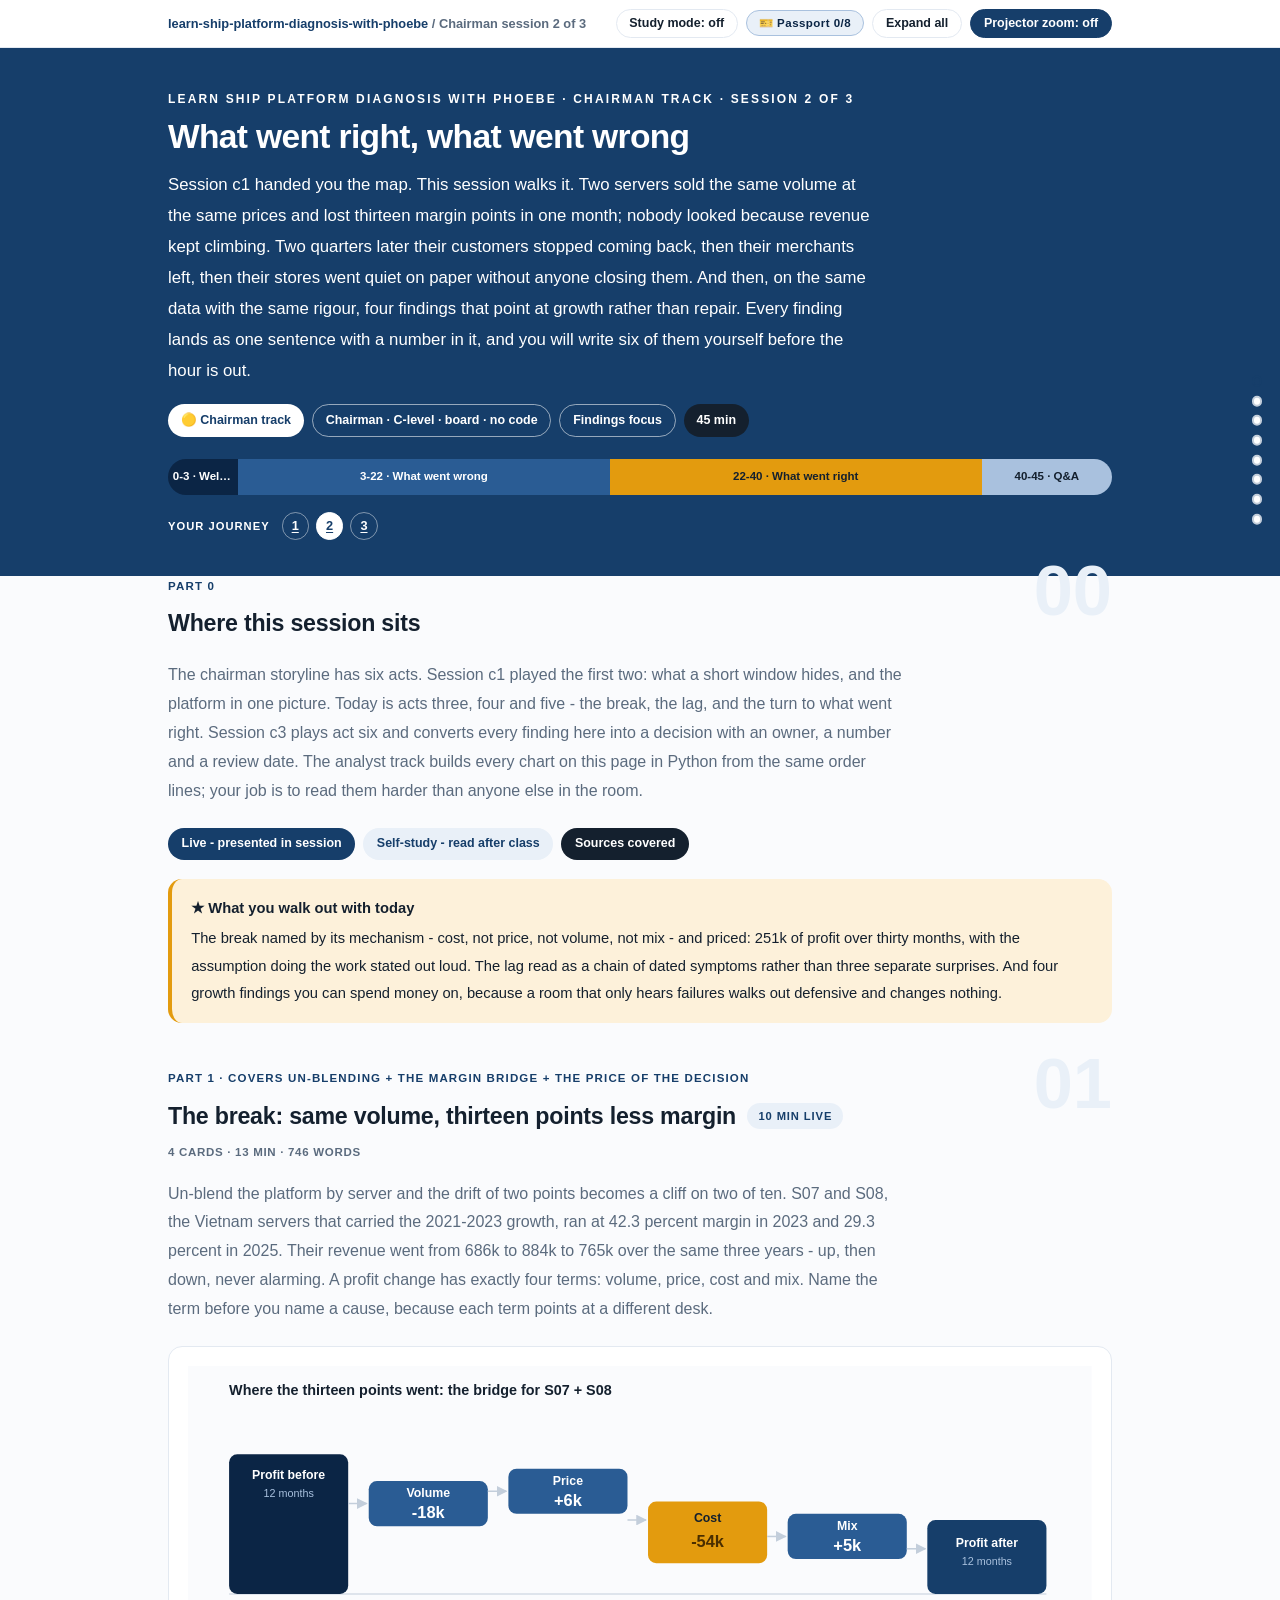
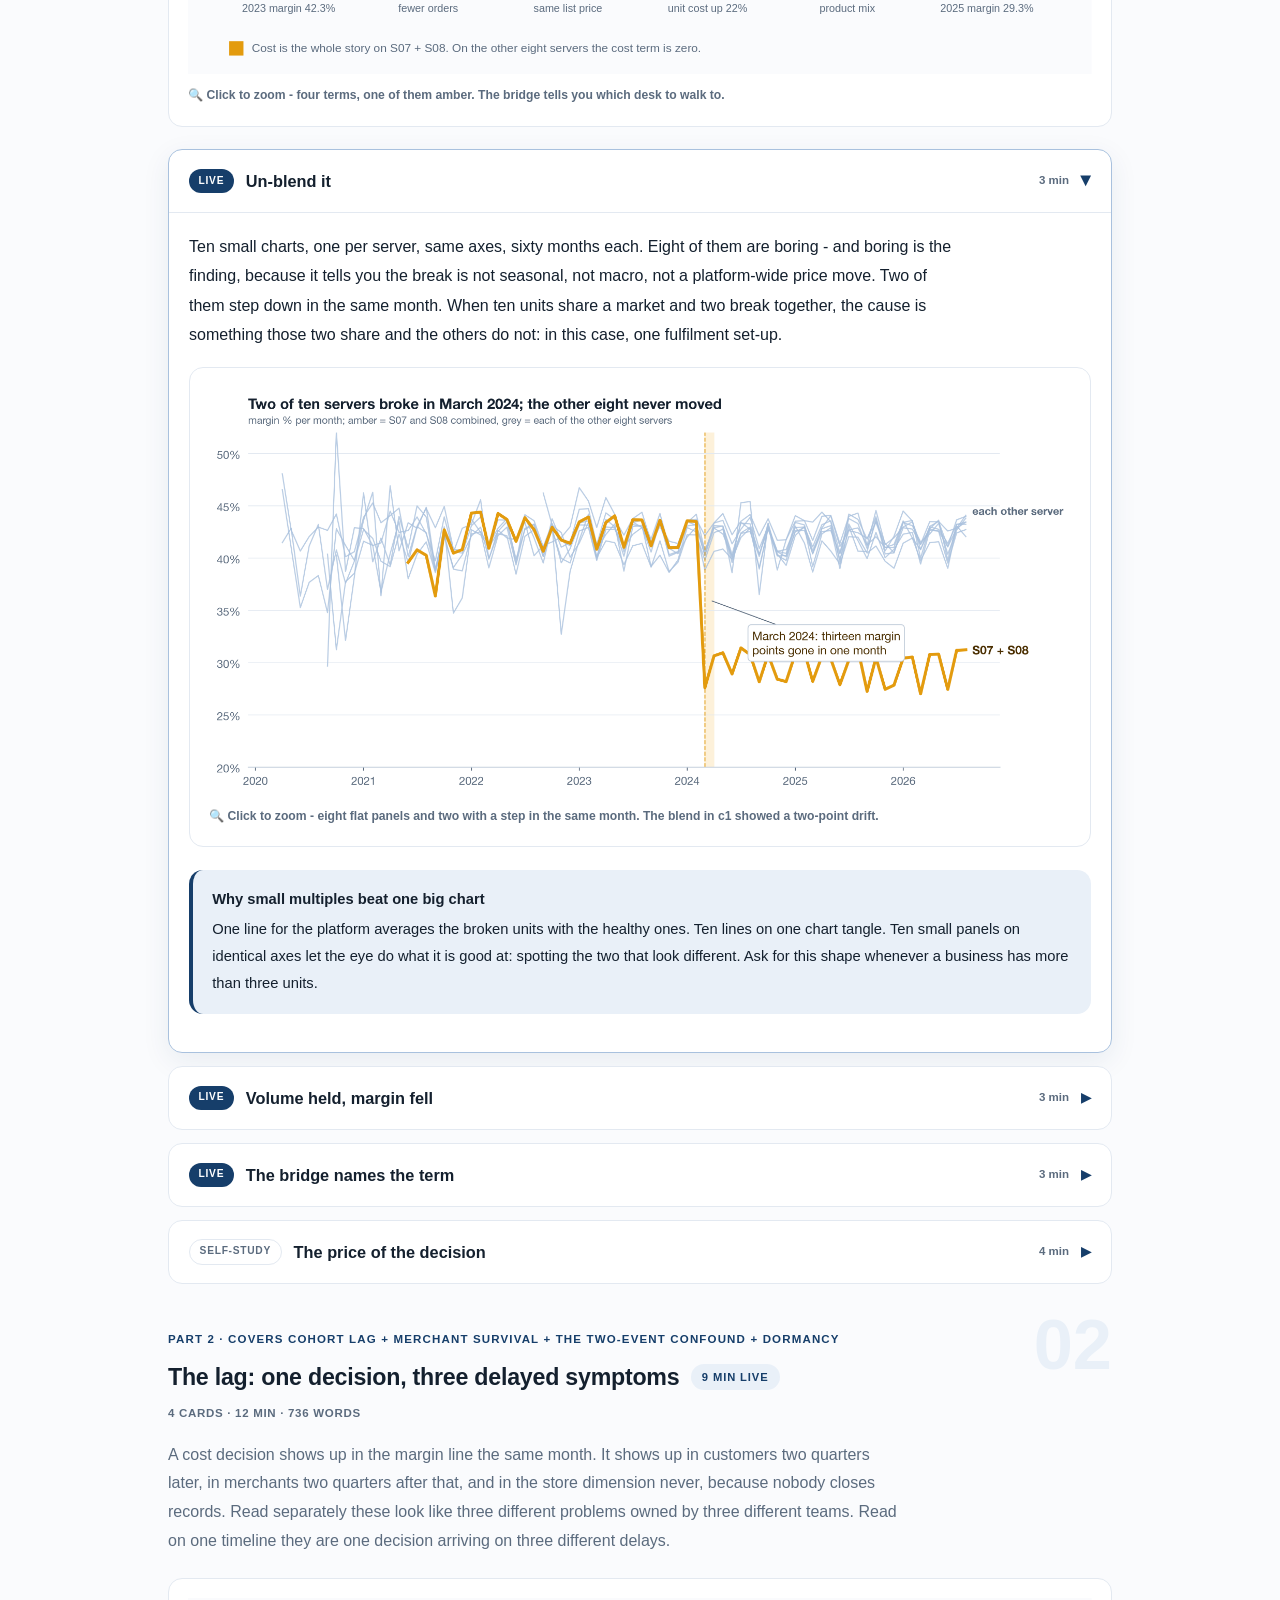
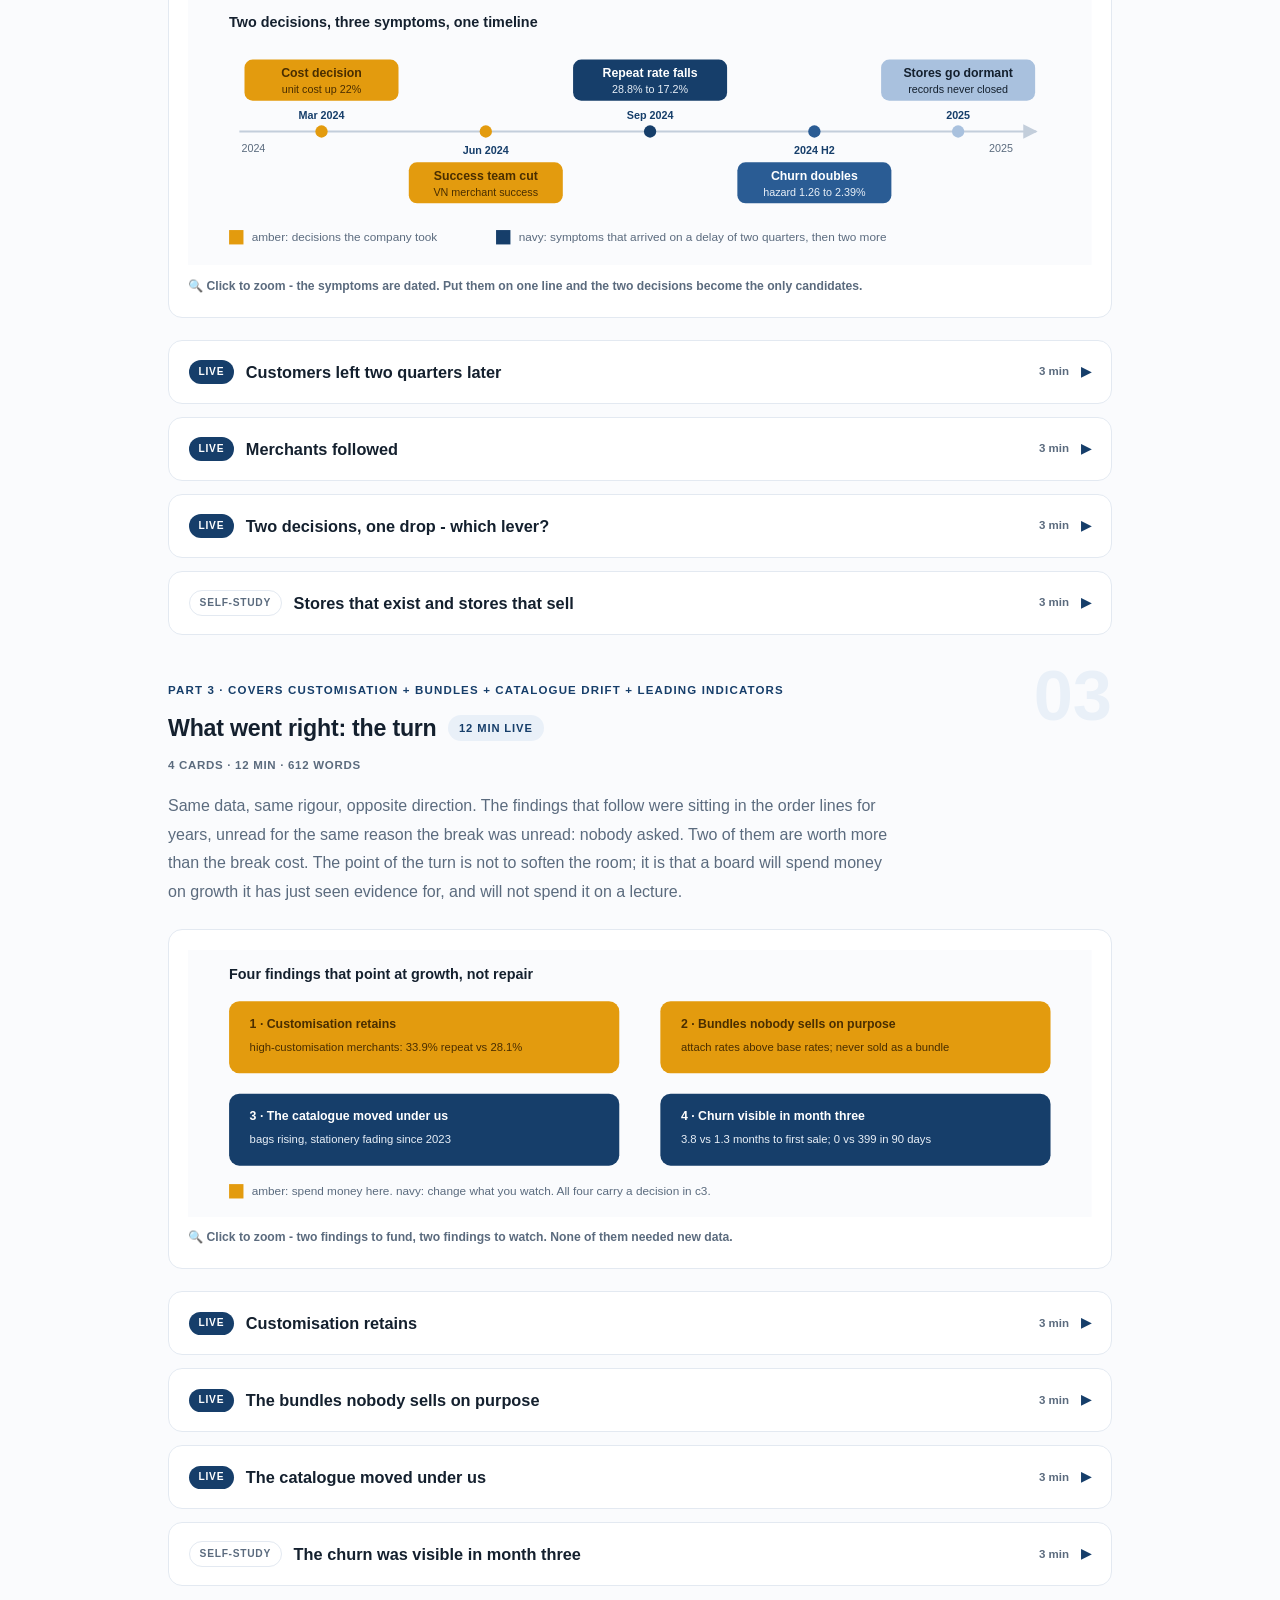
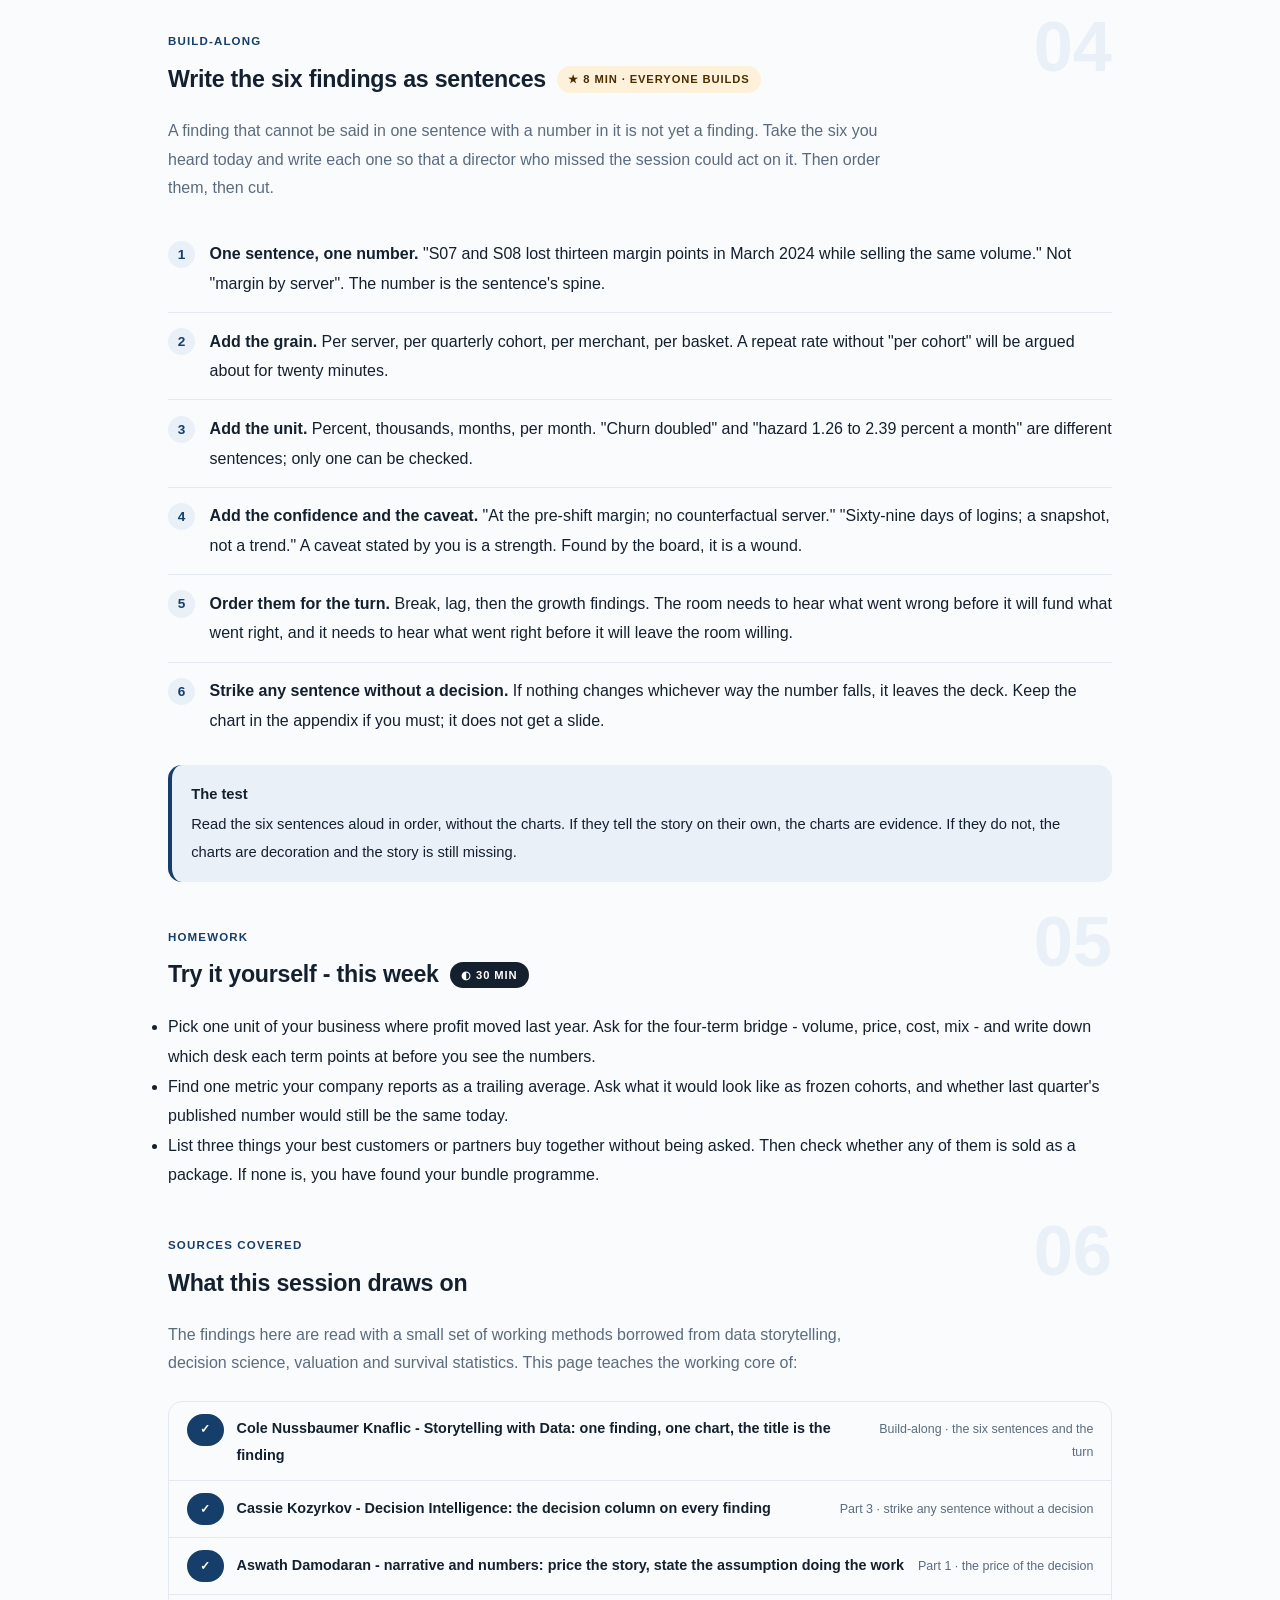
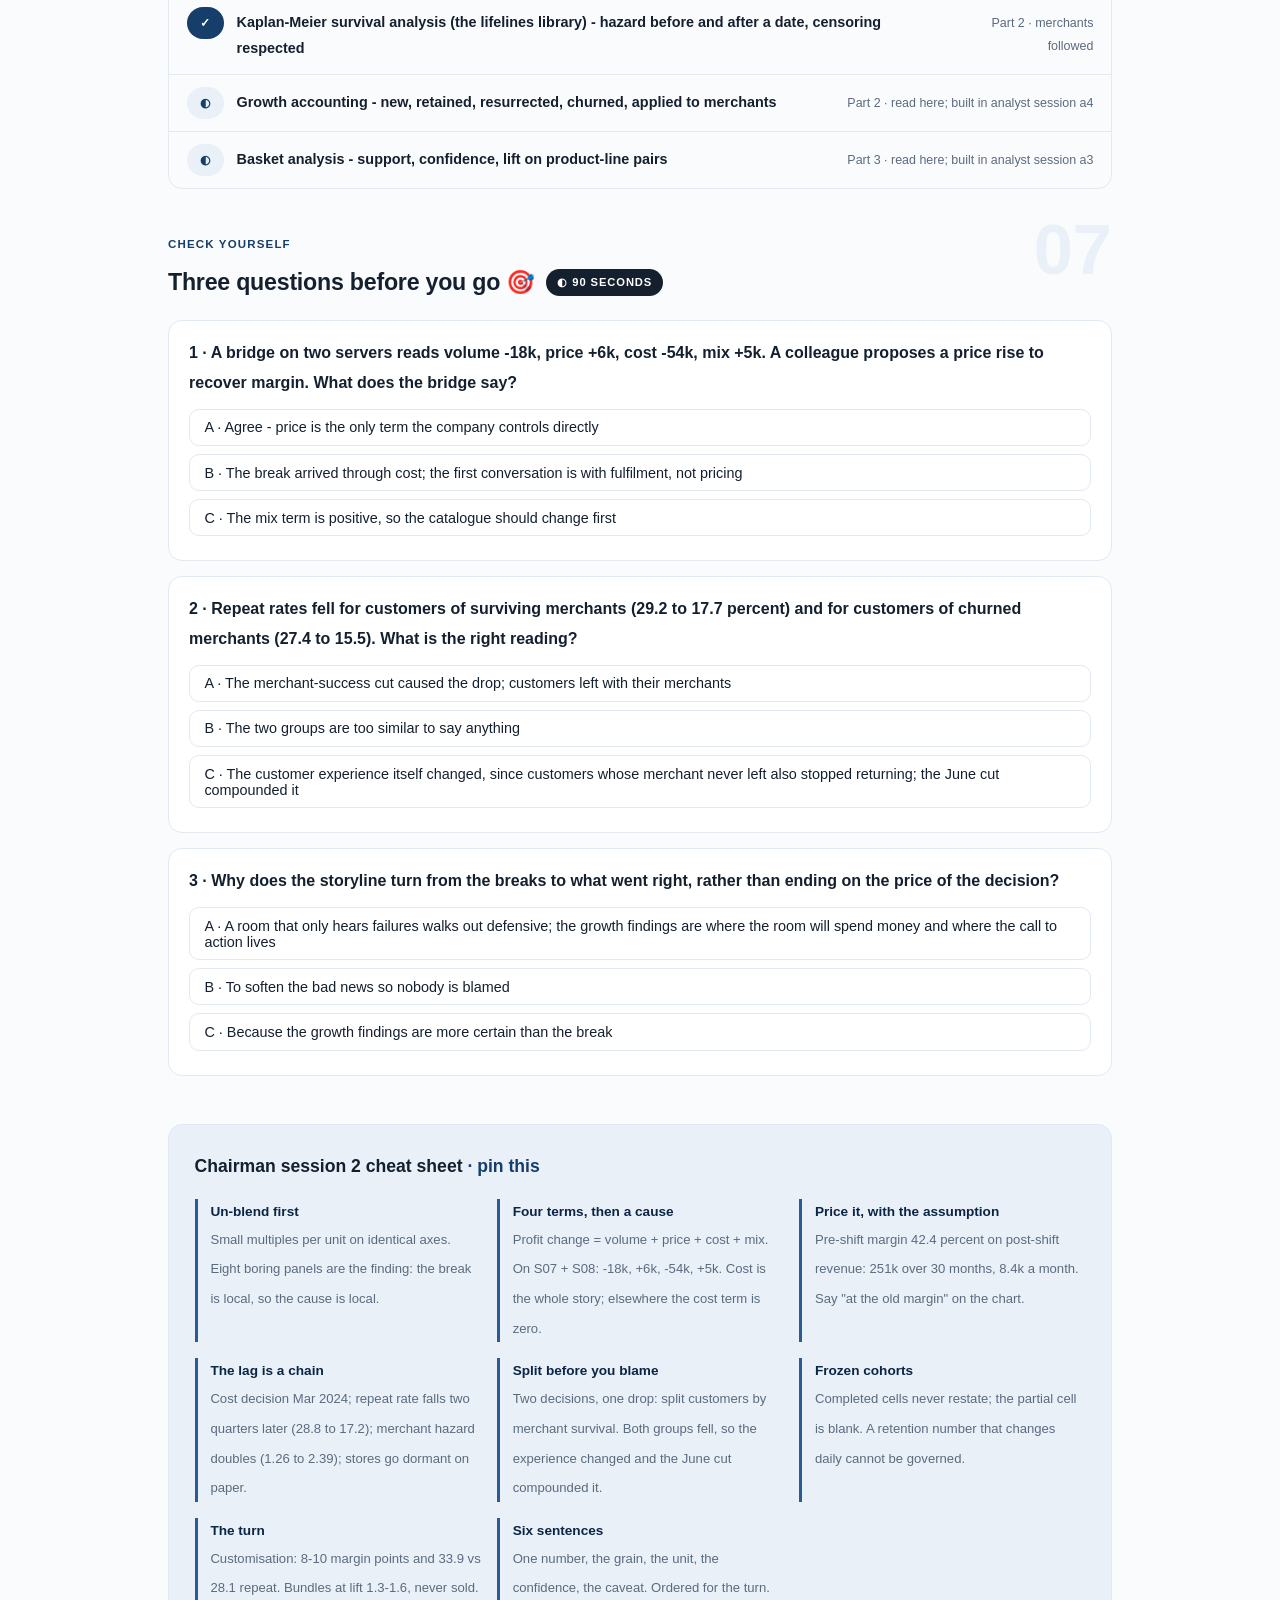
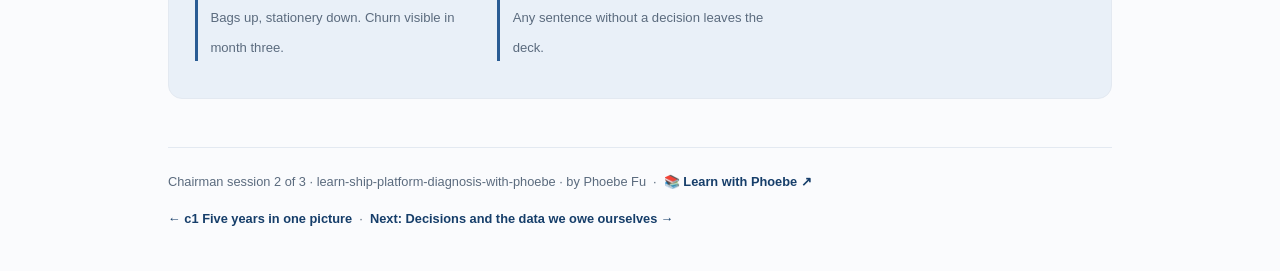
<file: courses/c2-what-went-right-what-went-wrong.html>
<!DOCTYPE html>
<html lang="en">
<head>
<meta charset="UTF-8">
<meta name="viewport" content="width=device-width, initial-scale=1.0">
<!-- social:start -->
<meta name="description" content="Chairman session 2 of 3. The break: same volume, thirteen points less margin, priced at 251k over thirty months. The lag: one decision, three delayed symptoms. Then the turn to what went right - customisation, unsold bundles, a moving catalogue and a churn signal visible in month three.">
<meta property="og:type" content="article">
<meta property="og:site_name" content="Learn with Phoebe">
<meta property="og:title" content="What went right, what went wrong - learn ship platform diagnosis with phoebe">
<meta property="og:description" content="Chairman session 2 of 3. The break, priced. The lag, dated. Then the turn to what went right. No code.">
<meta property="og:url" content="https://phoebefu6.github.io/learn-ship-platform-diagnosis-with-phoebe/courses/c2-what-went-right-what-went-wrong.html">
<meta property="og:image" content="https://phoebefu6.github.io/learn-ship-platform-diagnosis-with-phoebe/assets/og-cover.png">
<meta property="og:image:width" content="1200">
<meta property="og:image:height" content="630">
<meta name="twitter:card" content="summary_large_image">
<meta name="twitter:title" content="What went right, what went wrong - learn ship platform diagnosis with phoebe">
<meta name="twitter:description" content="The break, priced. The lag, dated. Then the turn to what went right. No code.">
<meta name="twitter:image" content="https://phoebefu6.github.io/learn-ship-platform-diagnosis-with-phoebe/assets/og-cover.png">
<!-- social:end -->
<title>Chairman session 2 · What went right, what went wrong - learn ship platform diagnosis with phoebe</title>
<link rel="stylesheet" href="../assets/style.css?v=22">
</head>
<body>

<div class="toolbar">
  <div class="wrap">
    <span class="crumb"><a href="../index.html">learn-ship-platform-diagnosis-with-phoebe</a> / Chairman session 2 of 3</span>
    <button class="btn" id="toggle-all" type="button">Expand all</button>
    <button class="btn primary" id="zoom-toggle" type="button">Projector zoom: off</button>
  </div>
</div>

<header class="masthead">
  <div class="wrap">
    <div class="eyebrow">Learn Ship Platform Diagnosis with Phoebe · Chairman track · Session 2 of 3</div>
    <h1>What went right, <span class="accent">what went wrong</span></h1>
    <p class="sub">Session c1 handed you the map. This session walks it. Two servers sold the same volume at the same prices and lost thirteen margin points in one month; nobody looked because revenue kept climbing. Two quarters later their customers stopped coming back, then their merchants left, then their stores went quiet on paper without anyone closing them. And then, on the same data with the same rigour, four findings that point at growth rather than repair. Every finding lands as one sentence with a number in it, and you will write six of them yourself before the hour is out.</p>
    <div class="chip-row">
      <span class="chip level">🟡 Chairman track</span>
      <span class="chip audience">Chairman · C-level · board · no code</span>
      <span class="chip audience">Findings focus</span>
      <span class="chip time">45 min</span>
    </div>
    <div class="agenda">
      <span class="a1" style="flex:1">0-3 · Welcome</span>
      <span class="a2" style="flex:6">3-22 · What went wrong</span>
      <span class="a3" style="flex:6">22-40 · What went right</span>
      <span class="a4" style="flex:2">40-45 · Q&amp;A</span>
    </div>
  </div>
</header>

<main class="wrap">

  <!-- ============ INTRO ============ -->
  <section class="section" id="intro">
    <div class="section-kicker">
      <span class="klabel">Part 0</span>
      <h2>Where this session sits</h2>
    </div>
    <p class="lede">The chairman storyline has six acts. Session c1 played the first two: what a short window hides, and the platform in one picture. Today is acts three, four and five - the break, the lag, and the turn to what went right. Session c3 plays act six and converts every finding here into a decision with an owner, a number and a review date. The analyst track builds every chart on this page in Python from the same order lines; your job is to read them harder than anyone else in the room.</p>
    <div class="legend">
      <span class="pill solid">Live - presented in session</span>
      <span class="pill light">Self-study - read after class</span>
      <span class="pill inkpill">Sources covered</span>
    </div>
    <div class="callout win">
      <strong>★ What you walk out with today</strong>
      The break named by its mechanism - cost, not price, not volume, not mix - and priced: 251k of profit over thirty months, with the assumption doing the work stated out loud. The lag read as a chain of dated symptoms rather than three separate surprises. And four growth findings you can spend money on, because a room that only hears failures walks out defensive and changes nothing.
    </div>
  </section>

  <!-- ============ PART 1: THE BREAK ============ -->
  <section class="section" id="break">
    <div class="section-kicker">
      <span class="klabel">Part 1 · covers un-blending + the margin bridge + the price of the decision</span>
      <h2>The break: same volume, thirteen points less margin <span class="tag concept">10 min live</span></h2>
    </div>
    <p class="lede">Un-blend the platform by server and the drift of two points becomes a cliff on two of ten. S07 and S08, the Vietnam servers that carried the 2021-2023 growth, ran at 42.3 percent margin in 2023 and 29.3 percent in 2025. Their revenue went from 686k to 884k to 765k over the same three years - up, then down, never alarming. A profit change has exactly four terms: volume, price, cost and mix. Name the term before you name a cause, because each term points at a different desk.</p>

    <figure class="zoomable">
      <svg viewBox="0 0 880 300" xmlns="http://www.w3.org/2000/svg" role="img" aria-label="A margin bridge drawn as six boxes: profit before, then four terms - volume minus 18k, price plus 6k, cost minus 54k drawn in amber, mix plus 5k - then profit after. A note says cost is the whole story on S07 and S08 and zero on the other eight servers.">
        <style>
          .brT { font: 700 14px Inter, sans-serif; fill: #14202E; }
          .brW { font: 700 12px Inter, sans-serif; fill: #FFFFFF; }
          .brK { font: 700 12px Inter, sans-serif; fill: #14202E; }
          .brV { font: 700 16px Inter, sans-serif; fill: #FFFFFF; }
          .brA { font: 700 16px Inter, sans-serif; fill: #4A2E00; }
          .brN { font: 400 10.5px Inter, sans-serif; fill: #5B6B7E; }
          .brF { font: 400 11.5px Inter, sans-serif; fill: #5B6B7E; }
          .brL { font: 400 10.5px Inter, sans-serif; fill: #A9C1DE; }
        </style>
        <defs>
          <marker id="brArr" viewBox="0 0 10 10" refX="9" refY="5" markerWidth="7" markerHeight="7" orient="auto"><path d="M0 0 L10 5 L0 10 z" fill="#C3CEDB"/></marker>
        </defs>
        <rect x="0" y="0" width="880" height="300" fill="#FAFBFD"/>
        <text class="brT" x="40" y="28">Where the thirteen points went: the bridge for S07 + S08</text>
        <line x1="40" y1="222" x2="836" y2="222" stroke="#C3CEDB"/>
        <rect x="40" y="86" width="116" height="136" rx="8" fill="#0B2545"/>
        <text class="brW" x="98" y="110" text-anchor="middle">Profit before</text>
        <text class="brL" x="98" y="128" text-anchor="middle">12 months</text>
        <rect x="176" y="112" width="116" height="44" rx="8" fill="#2A5C94"/>
        <text class="brW" x="234" y="128" text-anchor="middle">Volume</text>
        <text class="brV" x="234" y="148" text-anchor="middle">-18k</text>
        <rect x="312" y="100" width="116" height="44" rx="8" fill="#2A5C94"/>
        <text class="brW" x="370" y="116" text-anchor="middle">Price</text>
        <text class="brV" x="370" y="136" text-anchor="middle">+6k</text>
        <rect x="448" y="132" width="116" height="60" rx="8" fill="#E39B0E"/>
        <text class="brK" x="506" y="152" text-anchor="middle">Cost</text>
        <text class="brA" x="506" y="176" text-anchor="middle">-54k</text>
        <rect x="584" y="144" width="116" height="44" rx="8" fill="#2A5C94"/>
        <text class="brW" x="642" y="160" text-anchor="middle">Mix</text>
        <text class="brV" x="642" y="180" text-anchor="middle">+5k</text>
        <rect x="720" y="150" width="116" height="72" rx="8" fill="#163E6A"/>
        <text class="brW" x="778" y="176" text-anchor="middle">Profit after</text>
        <text class="brL" x="778" y="194" text-anchor="middle">12 months</text>
        <line x1="156" y1="134" x2="174" y2="134" stroke="#C3CEDB" stroke-width="1.5" marker-end="url(#brArr)"/>
        <line x1="292" y1="122" x2="310" y2="122" stroke="#C3CEDB" stroke-width="1.5" marker-end="url(#brArr)"/>
        <line x1="428" y1="150" x2="446" y2="150" stroke="#C3CEDB" stroke-width="1.5" marker-end="url(#brArr)"/>
        <line x1="564" y1="166" x2="582" y2="166" stroke="#C3CEDB" stroke-width="1.5" marker-end="url(#brArr)"/>
        <line x1="700" y1="178" x2="718" y2="178" stroke="#C3CEDB" stroke-width="1.5" marker-end="url(#brArr)"/>
        <text class="brN" x="234" y="240" text-anchor="middle">fewer orders</text>
        <text class="brN" x="370" y="240" text-anchor="middle">same list price</text>
        <text class="brN" x="506" y="240" text-anchor="middle">unit cost up 22%</text>
        <text class="brN" x="642" y="240" text-anchor="middle">product mix</text>
        <text class="brN" x="98" y="240" text-anchor="middle">2023 margin 42.3%</text>
        <text class="brN" x="778" y="240" text-anchor="middle">2025 margin 29.3%</text>
        <rect x="40" y="268" width="14" height="14" fill="#E39B0E"/>
        <text class="brF" x="62" y="279">Cost is the whole story on S07 + S08. On the other eight servers the cost term is zero.</text>
      </svg>
      <figcaption>🔍 Click to zoom - four terms, one of them amber. The bridge tells you which desk to walk to.</figcaption>
    </figure>

    <details class="card" open>
      <summary><span class="mode live">Live</span> Un-blend it <span class="mini">3 min</span><span class="caret">▶</span></summary>
      <div class="body">
        <p>Ten small charts, one per server, same axes, sixty months each. Eight of them are boring - and boring is the finding, because it tells you the break is not seasonal, not macro, not a platform-wide price move. Two of them step down in the same month. When ten units share a market and two break together, the cause is something those two share and the others do not: in this case, one fulfilment set-up.</p>
        <figure class="zoomable">
          <img src="../figures/x2_break_two_servers.png" alt="Margin percent per month for every server: the two key servers combined in amber drop from about 43 to 30 percent in March 2024, while the eight other servers in grey stay flat around 42 percent.">
          <figcaption>🔍 Click to zoom - eight flat panels and two with a step in the same month. The blend in c1 showed a two-point drift.</figcaption>
        </figure>
        <div class="callout tip">
          <strong>Why small multiples beat one big chart</strong>
          One line for the platform averages the broken units with the healthy ones. Ten lines on one chart tangle. Ten small panels on identical axes let the eye do what it is good at: spotting the two that look different. Ask for this shape whenever a business has more than three units.
        </div>
      </div>
    </details>

    <details class="card">
      <summary><span class="mode live">Live</span> Volume held, margin fell <span class="mini">3 min</span><span class="caret">▶</span></summary>
      <div class="body">
        <p>Take the three months before the break, December 2023 to February 2024, and the three months after, April to June 2024. Orders: about the same. Average price per unit: about the same. Unit cost: up roughly 22 percent. Margin: down thirteen points. That is a fingerprint, and it rules things out. A demand problem moves volume. A pricing problem moves price. A cost problem moves neither - which is exactly why a growth dashboard cannot see it.</p>
        <figure class="zoomable">
          <img src="../figures/x3_volume_held_profit_fell.png" alt="Orders and profit on S07 and S08 indexed to the six months before March 2024: orders stay near 100 while profit falls to about 68.">
          <figcaption>🔍 Click to zoom - three quiet bars and one loud one. The quiet bars are what the company was watching.</figcaption>
        </figure>
        <p>The seasonal trap here is real: compare March to December and you compare a quiet month to a peak. Comparing the three months either side of the decision holds the season roughly still and lets the decision show through.</p>
      </div>
    </details>

    <details class="card">
      <summary><span class="mode live">Live</span> The bridge names the term <span class="mini">3 min</span><span class="caret">▶</span></summary>
      <div class="body">
        <p>Profit change between two periods decomposes exactly into four terms: how much came from selling more or fewer units, from charging more or less per unit, from paying more or less per unit, and from selling a different mix of products. On S07 and S08 the terms read volume -18k, price +6k, cost -54k, mix +5k. Cost is the whole story. Run the same bridge on the other eight servers and the cost term is zero - a second confirmation that the break was a decision, not a market.</p>
        <figure class="zoomable">
          <img src="../figures/x4_bridge_exec.png" alt="Profit bridge for S07 and S08 from 193k to 132k: volume minus 18k, price plus 6k, cost minus 54k in amber, mix plus 5k. Cost explains the whole change.">
          <figcaption>🔍 Click to zoom - the waterfall your analysts build in a2. Read the amber bar and go find the March 2024 decision.</figcaption>
        </figure>
        <table class="clean">
          <thead><tr><th>Term</th><th>S07 + S08</th><th>Other eight servers</th><th>Whose desk</th></tr></thead>
          <tbody>
            <tr><td>Volume</td><td>-18k</td><td>ordinary movement</td><td>Growth, merchant success</td></tr>
            <tr><td>Price</td><td>+6k</td><td>ordinary movement</td><td>Pricing, catalogue</td></tr>
            <tr><td>Cost</td><td>-54k</td><td>zero</td><td>Operations, fulfilment</td></tr>
            <tr><td>Mix</td><td>+5k</td><td>ordinary movement</td><td>Catalogue, merchants</td></tr>
          </tbody>
        </table>
        <div class="callout example">
          <span class="ex-pill">Real world</span>
          A regional marketplace ran a rolling 90-day review for years while a payment-provider fee change quietly took several margin points from one country. Volume kept growing, so the country looked like a success on every growth chart. The fee was found in an annual audit from a full-history chart nobody had asked for. The bridge would have named the cost term in the first quarter.
        </div>
      </div>
    </details>

    <details class="card">
      <summary><span class="mode self">Self-study</span> The price of the decision <span class="mini">4 min</span><span class="caret">▶</span></summary>
      <div class="body">
        <p>Describing a break is not the same as pricing it. Take the margin the two servers earned before the shift, 42.4 percent, apply it to every month of revenue since, and the gap between that and the profit actually booked is the cost of the decision: 251k over thirty months, an average of 8.4k a month. The revenue itself kept growing in 2024, which is why nobody with a revenue chart felt any pain.</p>
        <figure class="zoomable">
          <img src="../figures/x5_price_exec.png" alt="Cumulative profit gap on S07 and S08 at the pre-shift margin since March 2024, reaching 100k by January 2025, 200k by January 2026 and 251k by August 2026.">
          <figcaption>🔍 Click to zoom - the shaded gap is the price. The assumption that makes it a price is written on the chart, not hidden under it.</figcaption>
        </figure>
        <p>The number rests on one assumption and it must be said out loud: that the March cost change caused the margin drop rather than coinciding with it. Two things make the assumption defensible here. The other eight servers, same months, same market, show no cost term. And the two-event test in Part 2 shows the customer effect in both surviving-merchant and churned-merchant customers, so the change reached the customer experience itself. Neither is a counterfactual, and the analyst notes say so. A number with its assumption attached survives a hostile board; a number without one does not.</p>
        <ul>
          <li><strong>State the counterfactual.</strong> "At the old margin" is a choice; write it on the chart.</li>
          <li><strong>Say where it is tested.</strong> The eight quiet servers and the two-event split are the tests here.</li>
          <li><strong>Do not add the retention loss yet.</strong> That is a second estimate with a second assumption. Stack them and the board discounts both.</li>
        </ul>
      </div>
    </details>
  </section>

  <!-- ============ PART 2: THE LAG ============ -->
  <section class="section" id="lag">
    <div class="section-kicker">
      <span class="klabel">Part 2 · covers cohort lag + merchant survival + the two-event confound + dormancy</span>
      <h2>The lag: one decision, three delayed symptoms <span class="tag concept">9 min live</span></h2>
    </div>
    <p class="lede">A cost decision shows up in the margin line the same month. It shows up in customers two quarters later, in merchants two quarters after that, and in the store dimension never, because nobody closes records. Read separately these look like three different problems owned by three different teams. Read on one timeline they are one decision arriving on three different delays.</p>

    <figure class="zoomable">
      <svg viewBox="0 0 880 260" xmlns="http://www.w3.org/2000/svg" role="img" aria-label="A timeline strip from early 2024 to 2025 with five markers: March 2024 cost decision and June 2024 merchant-success cut drawn in amber as decisions; September 2024 repeat rate falls, second half 2024 merchant churn doubles, and 2025 stores go dormant drawn in navy as symptoms.">
        <style>
          .lgT { font: 700 14px Inter, sans-serif; fill: #14202E; }
          .lgW { font: 700 12px Inter, sans-serif; fill: #FFFFFF; }
          .lgA { font: 700 12px Inter, sans-serif; fill: #4A2E00; }
          .lgD { font: 700 10.5px Inter, sans-serif; fill: #163E6A; }
          .lgN { font: 400 10.5px Inter, sans-serif; fill: #5B6B7E; }
          .lgF { font: 400 11.5px Inter, sans-serif; fill: #5B6B7E; }
          .lgL { font: 400 10.5px Inter, sans-serif; fill: #E9F0F8; }
          .lgB { font: 400 10.5px Inter, sans-serif; fill: #4A2E00; }
          .lgK { font: 700 12px Inter, sans-serif; fill: #14202E; }
          .lgS { font: 400 10.5px Inter, sans-serif; fill: #14202E; }
        </style>
        <defs>
          <marker id="lgArr" viewBox="0 0 10 10" refX="9" refY="5" markerWidth="7" markerHeight="7" orient="auto"><path d="M0 0 L10 5 L0 10 z" fill="#C3CEDB"/></marker>
        </defs>
        <rect x="0" y="0" width="880" height="260" fill="#FAFBFD"/>
        <text class="lgT" x="40" y="28">Two decisions, three symptoms, one timeline</text>
        <line x1="50" y1="130" x2="826" y2="130" stroke="#C3CEDB" stroke-width="2" marker-end="url(#lgArr)"/>
        <text class="lgN" x="52" y="150">2024</text>
        <text class="lgN" x="780" y="150">2025</text>
        <rect x="55" y="60" width="150" height="40" rx="8" fill="#E39B0E"/>
        <text class="lgA" x="130" y="77" text-anchor="middle">Cost decision</text>
        <text class="lgB" x="130" y="93" text-anchor="middle">unit cost up 22%</text>
        <text class="lgD" x="130" y="118" text-anchor="middle">Mar 2024</text>
        <circle cx="130" cy="130" r="6" fill="#E39B0E"/>
        <rect x="215" y="160" width="150" height="40" rx="8" fill="#E39B0E"/>
        <text class="lgA" x="290" y="177" text-anchor="middle">Success team cut</text>
        <text class="lgB" x="290" y="193" text-anchor="middle">VN merchant success</text>
        <text class="lgD" x="290" y="152" text-anchor="middle">Jun 2024</text>
        <circle cx="290" cy="130" r="6" fill="#E39B0E"/>
        <rect x="375" y="60" width="150" height="40" rx="8" fill="#163E6A"/>
        <text class="lgW" x="450" y="77" text-anchor="middle">Repeat rate falls</text>
        <text class="lgL" x="450" y="93" text-anchor="middle">28.8% to 17.2%</text>
        <text class="lgD" x="450" y="118" text-anchor="middle">Sep 2024</text>
        <circle cx="450" cy="130" r="6" fill="#163E6A"/>
        <rect x="535" y="160" width="150" height="40" rx="8" fill="#2A5C94"/>
        <text class="lgW" x="610" y="177" text-anchor="middle">Churn doubles</text>
        <text class="lgL" x="610" y="193" text-anchor="middle">hazard 1.26 to 2.39%</text>
        <text class="lgD" x="610" y="152" text-anchor="middle">2024 H2</text>
        <circle cx="610" cy="130" r="6" fill="#2A5C94"/>
        <rect x="675" y="60" width="150" height="40" rx="8" fill="#A9C1DE"/>
        <text class="lgK" x="750" y="77" text-anchor="middle">Stores go dormant</text>
        <text class="lgS" x="750" y="93" text-anchor="middle">records never closed</text>
        <text class="lgD" x="750" y="118" text-anchor="middle">2025</text>
        <circle cx="750" cy="130" r="6" fill="#A9C1DE"/>
        <rect x="40" y="226" width="14" height="14" fill="#E39B0E"/>
        <text class="lgF" x="62" y="237">amber: decisions the company took</text>
        <rect x="300" y="226" width="14" height="14" fill="#163E6A"/>
        <text class="lgF" x="322" y="237">navy: symptoms that arrived on a delay of two quarters, then two more</text>
      </svg>
      <figcaption>🔍 Click to zoom - the symptoms are dated. Put them on one line and the two decisions become the only candidates.</figcaption>
    </figure>

    <details class="card">
      <summary><span class="mode live">Live</span> Customers left two quarters later <span class="mini">3 min</span><span class="caret">▶</span></summary>
      <div class="body">
        <p>A customer belongs to the quarter of their first order. Ask what share of each quarterly cohort came back within the next two quarters. On S07 and S08 that share ran at 28.8 percent for the 2023 cohorts and 17.2 percent by 2025. On the other eight servers: 27.4 percent, then 26.8. Same company, same products, same years - the only thing that differs is which servers the customer bought on. The first cohort to fall is the one acquired around September 2024, two quarters after the cost decision.</p>
        <figure class="zoomable">
          <img src="../figures/x6_lag_exec.png" alt="Repeat rate within two quarters by acquisition quarter: the key servers fall from about 29 percent to 17 percent starting with the 2024Q3 cohort while the other servers hold near 27.">
          <figcaption>🔍 Click to zoom - one line falls off a shelf, the other does not move. The gap opens two quarters after March 2024.</figcaption>
        </figure>
        <figure class="zoomable">
          <img src="../figures/a5_cohort_triangles.png" alt="Two cohort triangle heatmaps, key servers and other servers, rows are acquisition quarters and columns are quarters since acquisition. Key-server rows from late 2024 are visibly paler from the first column on; incomplete cells are blank.">
          <figcaption>🔍 Click to zoom - frozen history: a completed cell never changes, and the current partial quarter is blank on purpose.</figcaption>
        </figure>
        <div class="callout tip">
          <strong>Why the cells are frozen</strong>
          A retention number that restates history every time someone reruns it cannot be governed - last month's 28 becomes this month's 26 and nobody knows which was true. Cohort cells that never change once complete give the board a number it can hold the team to. The blank cell is honesty, not a bug.
        </div>
      </div>
    </details>

    <details class="card">
      <summary><span class="mode live">Live</span> Merchants followed <span class="mini">3 min</span><span class="caret">▶</span></summary>
      <div class="body">
        <p>The platform's own customers are merchants. Count them the way you count customers: new, retained, churned, net, every quarter. The Vietnam servers were the growth engine from 2021 to 2023 - then the merchant churn bar grows through the second half of 2024. The survival view says the same thing more precisely: before June 2024 a key-server merchant had a 1.26 percent chance of leaving in any given month; after it, 2.39 percent. The hazard doubled in the quarter the merchant-success team was cut.</p>
        <figure class="zoomable">
          <img src="../figures/a4_merchant_growth_accounting.png" alt="Quarterly merchant growth accounting on the key servers: new merchants stacked above, churned merchants below, net line on top. New merchants dominate 2021 to 2023; the churned bar grows from the second half of 2024 and net turns negative.">
          <figcaption>🔍 Click to zoom - the merchant version of the growth-accounting identity. Read the bottom bar, not the top one.</figcaption>
        </figure>
        <figure class="zoomable">
          <img src="../figures/x7_merchants_exec.png" alt="Monthly merchant churn hazard on S07 and S08: 1.26 percent before June 2024, one in 80, against 2.39 percent after, one in 42.">
          <figcaption>🔍 Click to zoom - survival curves keep the merchants who are still here in the picture instead of dropping them.</figcaption>
        </figure>
        <p>The method matters for one reason a chairman should know: a plain average of merchant lifetimes throws away every merchant who has not left yet, so it flatters the past and hides the present. Survival analysis counts the still-here merchants as "at least this long" and gives you a rate you can compare before and after a date.</p>
      </div>
    </details>

    <details class="card">
      <summary><span class="mode live">Live</span> Two decisions, one drop - which lever? <span class="mini">3 min</span><span class="caret">▶</span></summary>
      <div class="body">
        <p>Here is the honest problem with the story so far. Two decisions landed three months apart on the same servers: the fulfilment change in March and the merchant-success cut in June. The repeat rate fell. Which lever pulled it? Split the key-server customers by whether their merchant survived to 2026. If the drop lives only among customers of merchants who later left, the June cut did it - customers left because their shop did. If it shows in customers of surviving merchants too, the buying experience itself changed.</p>
        <figure class="zoomable">
          <img src="../figures/a5_two_event_confound.png" alt="Grouped bars of repeat rate for key-server customers split by whether their merchant survived to 2026. Surviving-merchant customers fall from 29.2 to 17.7 percent; churned-merchant customers fall from 27.4 to 15.5 percent. Both groups drop by about the same amount.">
          <figcaption>🔍 Click to zoom - both groups fall. If only the right-hand pair had fallen, this would be a merchant story. It is not.</figcaption>
        </figure>
        <table class="clean">
          <thead><tr><th>Customers of ...</th><th>2023 cohorts</th><th>Late 2024 onward</th><th>Reading</th></tr></thead>
          <tbody>
            <tr><td>merchants still trading in 2026</td><td>29.2%</td><td>17.7%</td><td>the experience changed for customers whose shop never left</td></tr>
            <tr><td>merchants that churned</td><td>27.4%</td><td>15.5%</td><td>slightly lower again - the June cut compounded it</td></tr>
          </tbody>
        </table>
        <p>So the March decision reached the customer, and the June decision made it worse. That ordering is what c3 needs, because it means reversing or re-pricing the fulfilment change is the first lever and restoring merchant success is the second - not the other way round, and not either alone.</p>
      </div>
    </details>

    <details class="card">
      <summary><span class="mode self">Self-study</span> Stores that exist and stores that sell <span class="mini">3 min</span><span class="caret">▶</span></summary>
      <div class="body">
        <p>The store dimension says 342 stores exist. A store exists in that table until someone closes the record, and nobody closes records - roughly 65 percent of stores that have not sold in a year are still marked open. Define active as at least one order in the trailing 90 days and the share of dormant stores climbs through 2025, concentrated on the key servers. Dormancy is the earliest merchant-churn signal there is: a merchant stops selling long before anyone files paperwork.</p>
        <figure class="zoomable">
          <img src="../figures/a4_store_dormancy.png" alt="Stacked monthly count of stores by status: active with an order in the last 90 days, dormant, and dead but still open in the dimension. Dormant and dead shares climb through 2025, most steeply on the key servers.">
          <figcaption>🔍 Click to zoom - the top of the stack is what the dimension table believes. The bottom band is what is actually selling.</figcaption>
        </figure>
        <ul>
          <li><strong>Count active, not existing.</strong> Existence in a table is a fact about the table.</li>
          <li><strong>Status as events, not fields.</strong> A field that gets overwritten has no history; an event that gets appended does. c3 puts this in the tech table.</li>
          <li><strong>Dormancy is a list, not a chart.</strong> Each dormant store on a key server is a merchant somebody should call this week.</li>
        </ul>
      </div>
    </details>
  </section>

  <!-- ============ PART 3: WHAT WENT RIGHT ============ -->
  <section class="section" id="right">
    <div class="section-kicker">
      <span class="klabel">Part 3 · covers customisation + bundles + catalogue drift + leading indicators</span>
      <h2>What went right: the turn <span class="tag concept">12 min live</span></h2>
    </div>
    <p class="lede">Same data, same rigour, opposite direction. The findings that follow were sitting in the order lines for years, unread for the same reason the break was unread: nobody asked. Two of them are worth more than the break cost. The point of the turn is not to soften the room; it is that a board will spend money on growth it has just seen evidence for, and will not spend it on a lecture.</p>

    <figure class="zoomable">
      <svg viewBox="0 0 880 260" xmlns="http://www.w3.org/2000/svg" role="img" aria-label="Four chips in a two by two grid: customisation retains, bundles nobody sells on purpose, the catalogue moved under us, and churn visible in month three. Each chip carries its headline number.">
        <style>
          .rtT { font: 700 14px Inter, sans-serif; fill: #14202E; }
          .rtH { font: 700 12px Inter, sans-serif; fill: #FFFFFF; }
          .rtS { font: 400 11px Inter, sans-serif; fill: #E9F0F8; }
          .rtA { font: 700 12px Inter, sans-serif; fill: #4A2E00; }
          .rtB { font: 400 11px Inter, sans-serif; fill: #4A2E00; }
          .rtF { font: 400 11.5px Inter, sans-serif; fill: #5B6B7E; }
        </style>
        <rect x="0" y="0" width="880" height="260" fill="#FAFBFD"/>
        <text class="rtT" x="40" y="28">Four findings that point at growth, not repair</text>
        <rect x="40" y="50" width="380" height="70" rx="10" fill="#E39B0E"/>
        <text class="rtA" x="60" y="76">1 · Customisation retains</text>
        <text class="rtB" x="60" y="98">high-customisation merchants: 33.9% repeat vs 28.1%</text>
        <rect x="460" y="50" width="380" height="70" rx="10" fill="#E39B0E"/>
        <text class="rtA" x="480" y="76">2 · Bundles nobody sells on purpose</text>
        <text class="rtB" x="480" y="98">attach rates above base rates; never sold as a bundle</text>
        <rect x="40" y="140" width="380" height="70" rx="10" fill="#163E6A"/>
        <text class="rtH" x="60" y="166">3 · The catalogue moved under us</text>
        <text class="rtS" x="60" y="188">bags rising, stationery fading since 2023</text>
        <rect x="460" y="140" width="380" height="70" rx="10" fill="#163E6A"/>
        <text class="rtH" x="480" y="166">4 · Churn visible in month three</text>
        <text class="rtS" x="480" y="188">3.8 vs 1.3 months to first sale; 0 vs 399 in 90 days</text>
        <rect x="40" y="228" width="14" height="14" fill="#E39B0E"/>
        <text class="rtF" x="62" y="239">amber: spend money here. navy: change what you watch. All four carry a decision in c3.</text>
      </svg>
      <figcaption>🔍 Click to zoom - two findings to fund, two findings to watch. None of them needed new data.</figcaption>
    </figure>

    <details class="card">
      <summary><span class="mode live">Live</span> Customisation retains <span class="mini">3 min</span><span class="caret">▶</span></summary>
      <div class="body">
        <p>Every product line exists twice: the platform's standard version and the merchant's customised version. The customised SKUs earn 8 to 10 margin points more. That alone would be a pricing note. The finding is what happens to the customers: group them by how much of their merchant's catalogue is customised, and customers of high-customisation merchants come back at 33.9 percent within twelve months against 28.1 percent for low-customisation merchants. Better margin and better retention on the same lever is rare; when you find one, it is the growth story.</p>
        <figure class="zoomable">
          <img src="../figures/a3_owner_margin.png" alt="Bar chart of margin percent by product line, platform SKUs beside merchant customised SKUs. Merchant SKUs sit 8 to 10 points higher on every line.">
          <figcaption>🔍 Click to zoom - the same lines, two owners. The merchant version wins on margin every time.</figcaption>
        </figure>
        <figure class="zoomable">
          <img src="../figures/x8_customisation_exec.png" alt="Peak repeat rate by merchant customisation: 28 percent for merchants selling mostly standard goods, 31 mixed, 34 for merchants selling mostly their own designs.">
          <figcaption>🔍 Click to zoom - retention climbs with customisation share. Frozen cohorts, complete through 2025 Q2.</figcaption>
        </figure>
        <div class="callout win">
          <strong>★ The decision this serves</strong>
          Whether to push merchant SKUs - onboarding help, design tooling, a margin share that rewards customisation. The default if nobody acts is to keep the catalogue as it is, which the data says is the expensive option.
        </div>
      </div>
    </details>

    <details class="card">
      <summary><span class="mode live">Live</span> The bundles nobody sells on purpose <span class="mini">3 min</span><span class="caret">▶</span></summary>
      <div class="body">
        <p>Look at what customers put in the same basket without being asked. A mug with a t-shirt. A poster with a cushion. A notebook with a sticker pack and a pen set. Each pair co-occurs 1.3 to 1.6 times more often than chance, and the attach rate - how often the second item appears given the first - sits above the second item's base rate every time. Customers are already assembling these bundles one item at a time. The platform has never priced, promoted or packaged any of them.</p>
        <figure class="zoomable">
          <img src="../figures/x9_bundles_exec.png" alt="Dumbbell chart of five product pairs: attach rate in amber sits above base rate in grey for every pair, for example poster and cushion 14 against 10 percent.">
          <figcaption>🔍 Click to zoom - attach above base means the first item is selling the second. Nobody is charging for the introduction.</figcaption>
        </figure>
        <figure class="zoomable">
          <img src="../figures/a3_pair_lift.png" alt="Heatmap of pairwise lift between product lines. Most cells sit near 1. Mug and t-shirt, poster and cushion, and the notebook set light up at 1.3 to 1.6.">
          <figcaption>🔍 Click to zoom - a lift matrix. The bright cells are the bundle menu.</figcaption>
        </figure>
        <p>One caution on reading lift: a pair with three co-purchases can show a huge lift and mean nothing. The bundle candidates here clear a support threshold first, then lift. Ask your analysts for both numbers, always.</p>
      </div>
    </details>

    <details class="card">
      <summary><span class="mode live">Live</span> The catalogue moved under us <span class="mini">3 min</span><span class="caret">▶</span></summary>
      <div class="body">
        <p>Five categories, fifteen lines, five years. Drinkware and home spiked in 2020 and settled. Stationery has faded every year since 2023. Bags have risen steadily and nobody planned it. A category chart by year shows the shape; a slope chart of 2021 against 2025 by line shows which lines to lean into and which to stop defending. The catalogue is the one part of the business that changed for the better without a decision, which means the decision is now overdue.</p>
        <figure class="zoomable">
          <img src="../figures/a3_category_share.png" alt="Stacked area of revenue share by category 2020 to 2026: drinkware and home spike in 2020, stationery shrinks from 2023, bags grow every year.">
          <figcaption>🔍 Click to zoom - share, not revenue. Growth can hide a category quietly losing its place.</figcaption>
        </figure>
        <figure class="zoomable">
          <img src="../figures/a3_line_slope.png" alt="Slope chart of revenue share per product line, 2021 on the left and 2025 on the right. Tote and bag lines slope up; notebook and stationery lines slope down; most others are flat.">
          <figcaption>🔍 Click to zoom - fifteen lines, two directions. The steep ones are the reallocation.</figcaption>
        </figure>
      </div>
    </details>

    <details class="card">
      <summary><span class="mode self">Self-study</span> The churn was visible in month three <span class="mini">3 min</span><span class="caret">▶</span></summary>
      <div class="body">
        <p>Merchant churn in month thirty was predictable in month three. Take every merchant onboarded by 2023, so all of them have had time to leave or stay, and look at two early signals: months from onboarding to first sale, and revenue in the first ninety days. Merchants that later churned took a median 3.8 months to make a first sale; merchants still trading took 1.3. Median first-90-day revenue: 0 for the ones who left, 399 for the ones who stayed. The merchant-success team never had this list. It measured the funeral.</p>
        <figure class="zoomable">
          <img src="../figures/a4_leading_indicators.png" alt="Two panels comparing merchants that later churned with merchants still active: median months to first sale 3.8 versus 1.3, and median first-90-day revenue 0 versus 399.">
          <figcaption>🔍 Click to zoom - two numbers available in month three that predict month thirty. This is what a success team should be handed weekly.</figcaption>
        </figure>
        <div class="callout example">
          <span class="ex-pill">Real world</span>
          Subscription businesses learned this the hard way: the customers who cancel in month twelve are usually the ones who never completed setup in month one. Once teams started ranking new accounts by early activation rather than by contract value, the retention conversation moved from "why did they leave" to "who has not started yet".
        </div>
      </div>
    </details>
  </section>

  <!-- ============ DEMO ============ -->
  <section class="section" id="demo">
    <div class="section-kicker">
      <span class="klabel">Build-along</span>
      <h2>Write the six findings as sentences <span class="tag demo">★ 8 min · everyone builds</span></h2>
    </div>
    <p class="lede">A finding that cannot be said in one sentence with a number in it is not yet a finding. Take the six you heard today and write each one so that a director who missed the session could act on it. Then order them, then cut.</p>
    <div class="steps">
      <div class="step"><p><strong>One sentence, one number.</strong> "S07 and S08 lost thirteen margin points in March 2024 while selling the same volume." Not "margin by server". The number is the sentence's spine.</p></div>
      <div class="step"><p><strong>Add the grain.</strong> Per server, per quarterly cohort, per merchant, per basket. A repeat rate without "per cohort" will be argued about for twenty minutes.</p></div>
      <div class="step"><p><strong>Add the unit.</strong> Percent, thousands, months, per month. "Churn doubled" and "hazard 1.26 to 2.39 percent a month" are different sentences; only one can be checked.</p></div>
      <div class="step"><p><strong>Add the confidence and the caveat.</strong> "At the pre-shift margin; no counterfactual server." "Sixty-nine days of logins; a snapshot, not a trend." A caveat stated by you is a strength. Found by the board, it is a wound.</p></div>
      <div class="step"><p><strong>Order them for the turn.</strong> Break, lag, then the growth findings. The room needs to hear what went wrong before it will fund what went right, and it needs to hear what went right before it will leave the room willing.</p></div>
      <div class="step"><p><strong>Strike any sentence without a decision.</strong> If nothing changes whichever way the number falls, it leaves the deck. Keep the chart in the appendix if you must; it does not get a slide.</p></div>
    </div>
    <div class="callout tip">
      <strong>The test</strong>
      Read the six sentences aloud in order, without the charts. If they tell the story on their own, the charts are evidence. If they do not, the charts are decoration and the story is still missing.
    </div>
  </section>

  <!-- ============ EXERCISE ============ -->
  <section class="section" id="exercise">
    <div class="section-kicker">
      <span class="klabel">Homework</span>
      <h2>Try it yourself - this week <span class="tag exercise">◐ 30 min</span></h2>
    </div>
    <ul>
      <li>Pick one unit of your business where profit moved last year. Ask for the four-term bridge - volume, price, cost, mix - and write down which desk each term points at before you see the numbers.</li>
      <li>Find one metric your company reports as a trailing average. Ask what it would look like as frozen cohorts, and whether last quarter's published number would still be the same today.</li>
      <li>List three things your best customers or partners buy together without being asked. Then check whether any of them is sold as a package. If none is, you have found your bundle programme.</li>
    </ul>
  </section>

  <!-- ============ SOURCES ============ -->
  <section class="section" id="official">
    <div class="section-kicker">
      <span class="klabel">Sources covered</span>
      <h2>What this session draws on</h2>
    </div>
    <p class="lede">The findings here are read with a small set of working methods borrowed from data storytelling, decision science, valuation and survival statistics. This page teaches the working core of:</p>
    <div class="covered">
      <div class="covered-row"><span class="status pill solid">✓</span><span class="name">Cole Nussbaumer Knaflic - Storytelling with Data: one finding, one chart, the title is the finding</span><span class="note">Build-along · the six sentences and the turn</span></div>
      <div class="covered-row"><span class="status pill solid">✓</span><span class="name">Cassie Kozyrkov - Decision Intelligence: the decision column on every finding</span><span class="note">Part 3 · strike any sentence without a decision</span></div>
      <div class="covered-row"><span class="status pill solid">✓</span><span class="name">Aswath Damodaran - narrative and numbers: price the story, state the assumption doing the work</span><span class="note">Part 1 · the price of the decision</span></div>
      <div class="covered-row"><span class="status pill solid">✓</span><span class="name">Kaplan-Meier survival analysis (the lifelines library) - hazard before and after a date, censoring respected</span><span class="note">Part 2 · merchants followed</span></div>
      <div class="covered-row"><span class="status pill light">◐</span><span class="name">Growth accounting - new, retained, resurrected, churned, applied to merchants</span><span class="note">Part 2 · read here; built in analyst session a4</span></div>
      <div class="covered-row"><span class="status pill light">◐</span><span class="name">Basket analysis - support, confidence, lift on product-line pairs</span><span class="note">Part 3 · read here; built in analyst session a3</span></div>
    </div>
  </section>

  <!-- ============ QUIZ ============ -->
  <section class="section" id="quiz">
    <div class="section-kicker">
      <span class="klabel">Check yourself</span>
      <h2>Three questions before you go 🎯 <span class="tag exercise">◐ 90 seconds</span></h2>
    </div>
    <div class="quiz-q" data-answer="1">
      <p class="qtext">1 · A bridge on two servers reads volume -18k, price +6k, cost -54k, mix +5k. A colleague proposes a price rise to recover margin. What does the bridge say?</p>
      <button class="qopt" type="button">A · Agree - price is the only term the company controls directly</button>
      <button class="qopt" type="button">B · The break arrived through cost; the first conversation is with fulfilment, not pricing</button>
      <button class="qopt" type="button">C · The mix term is positive, so the catalogue should change first</button>
      <p class="qwhy">The bridge exists to name the term before anyone names a cause. Price moved up slightly and volume held; the whole loss sits in cost, and the other eight servers show a cost term of zero. A price rise might recover margin, but it would answer a question the data did not ask and risk the volume that held.</p>
    </div>
    <div class="quiz-q" data-answer="2">
      <p class="qtext">2 · Repeat rates fell for customers of surviving merchants (29.2 to 17.7 percent) and for customers of churned merchants (27.4 to 15.5). What is the right reading?</p>
      <button class="qopt" type="button">A · The merchant-success cut caused the drop; customers left with their merchants</button>
      <button class="qopt" type="button">B · The two groups are too similar to say anything</button>
      <button class="qopt" type="button">C · The customer experience itself changed, since customers whose merchant never left also stopped returning; the June cut compounded it</button>
      <p class="qwhy">If the drop lived only among churned-merchant customers, it would be a merchant story. It shows in both groups at nearly the same size, so the March decision reached the customer directly, and the slightly lower churned-merchant figure is the June cut on top. That ordering decides which lever c3 pulls first.</p>
    </div>
    <div class="quiz-q" data-answer="0">
      <p class="qtext">3 · Why does the storyline turn from the breaks to what went right, rather than ending on the price of the decision?</p>
      <button class="qopt" type="button">A · A room that only hears failures walks out defensive; the growth findings are where the room will spend money and where the call to action lives</button>
      <button class="qopt" type="button">B · To soften the bad news so nobody is blamed</button>
      <button class="qopt" type="button">C · Because the growth findings are more certain than the break</button>
      <p class="qwhy">The turn is not a softening and the growth findings carry the same rigour and the same caveats. It is where the decisions live: a board funds growth it has just seen evidence for. End on the price and you get defence; end on the bundles and the customisation lever and you get a budget line.</p>
    </div>
    <p class="quiz-score"></p>
  </section>

  <!-- ============ CHEAT SHEET ============ -->
  <section class="cheat" id="cheatsheet">
    <h3>Chairman session 2 cheat sheet <span>· pin this</span></h3>
    <div class="grid-2">
      <div class="cheat-item"><b>Un-blend first</b><span>Small multiples per unit on identical axes. Eight boring panels are the finding: the break is local, so the cause is local.</span></div>
      <div class="cheat-item"><b>Four terms, then a cause</b><span>Profit change = volume + price + cost + mix. On S07 + S08: -18k, +6k, -54k, +5k. Cost is the whole story; elsewhere the cost term is zero.</span></div>
      <div class="cheat-item"><b>Price it, with the assumption</b><span>Pre-shift margin 42.4 percent on post-shift revenue: 251k over 30 months, 8.4k a month. Say "at the old margin" on the chart.</span></div>
      <div class="cheat-item"><b>The lag is a chain</b><span>Cost decision Mar 2024; repeat rate falls two quarters later (28.8 to 17.2); merchant hazard doubles (1.26 to 2.39); stores go dormant on paper.</span></div>
      <div class="cheat-item"><b>Split before you blame</b><span>Two decisions, one drop: split customers by merchant survival. Both groups fell, so the experience changed and the June cut compounded it.</span></div>
      <div class="cheat-item"><b>Frozen cohorts</b><span>Completed cells never restate; the partial cell is blank. A retention number that changes daily cannot be governed.</span></div>
      <div class="cheat-item"><b>The turn</b><span>Customisation: 8-10 margin points and 33.9 vs 28.1 repeat. Bundles at lift 1.3-1.6, never sold. Bags up, stationery down. Churn visible in month three.</span></div>
      <div class="cheat-item"><b>Six sentences</b><span>One number, the grain, the unit, the confidence, the caveat. Ordered for the turn. Any sentence without a decision leaves the deck.</span></div>
    </div>
  </section>

  <footer class="pagefoot">
    <span>Chairman session 2 of 3 · learn-ship-platform-diagnosis-with-phoebe · by Phoebe Fu &nbsp;·&nbsp; 📚 <a href="https://phoebefu6.github.io/learn-with-phoebe/">Learn with Phoebe ↗</a></span>
    <span><a href="c1-five-years-in-one-picture.html">← c1 Five years in one picture</a> &nbsp;·&nbsp; <a href="c3-decisions-and-the-data-we-owe.html">Next: Decisions and the data we owe ourselves →</a></span>
  </footer>

</main>

<script src="../assets/app.js?v=20"></script>
</body>
</html>
</file>
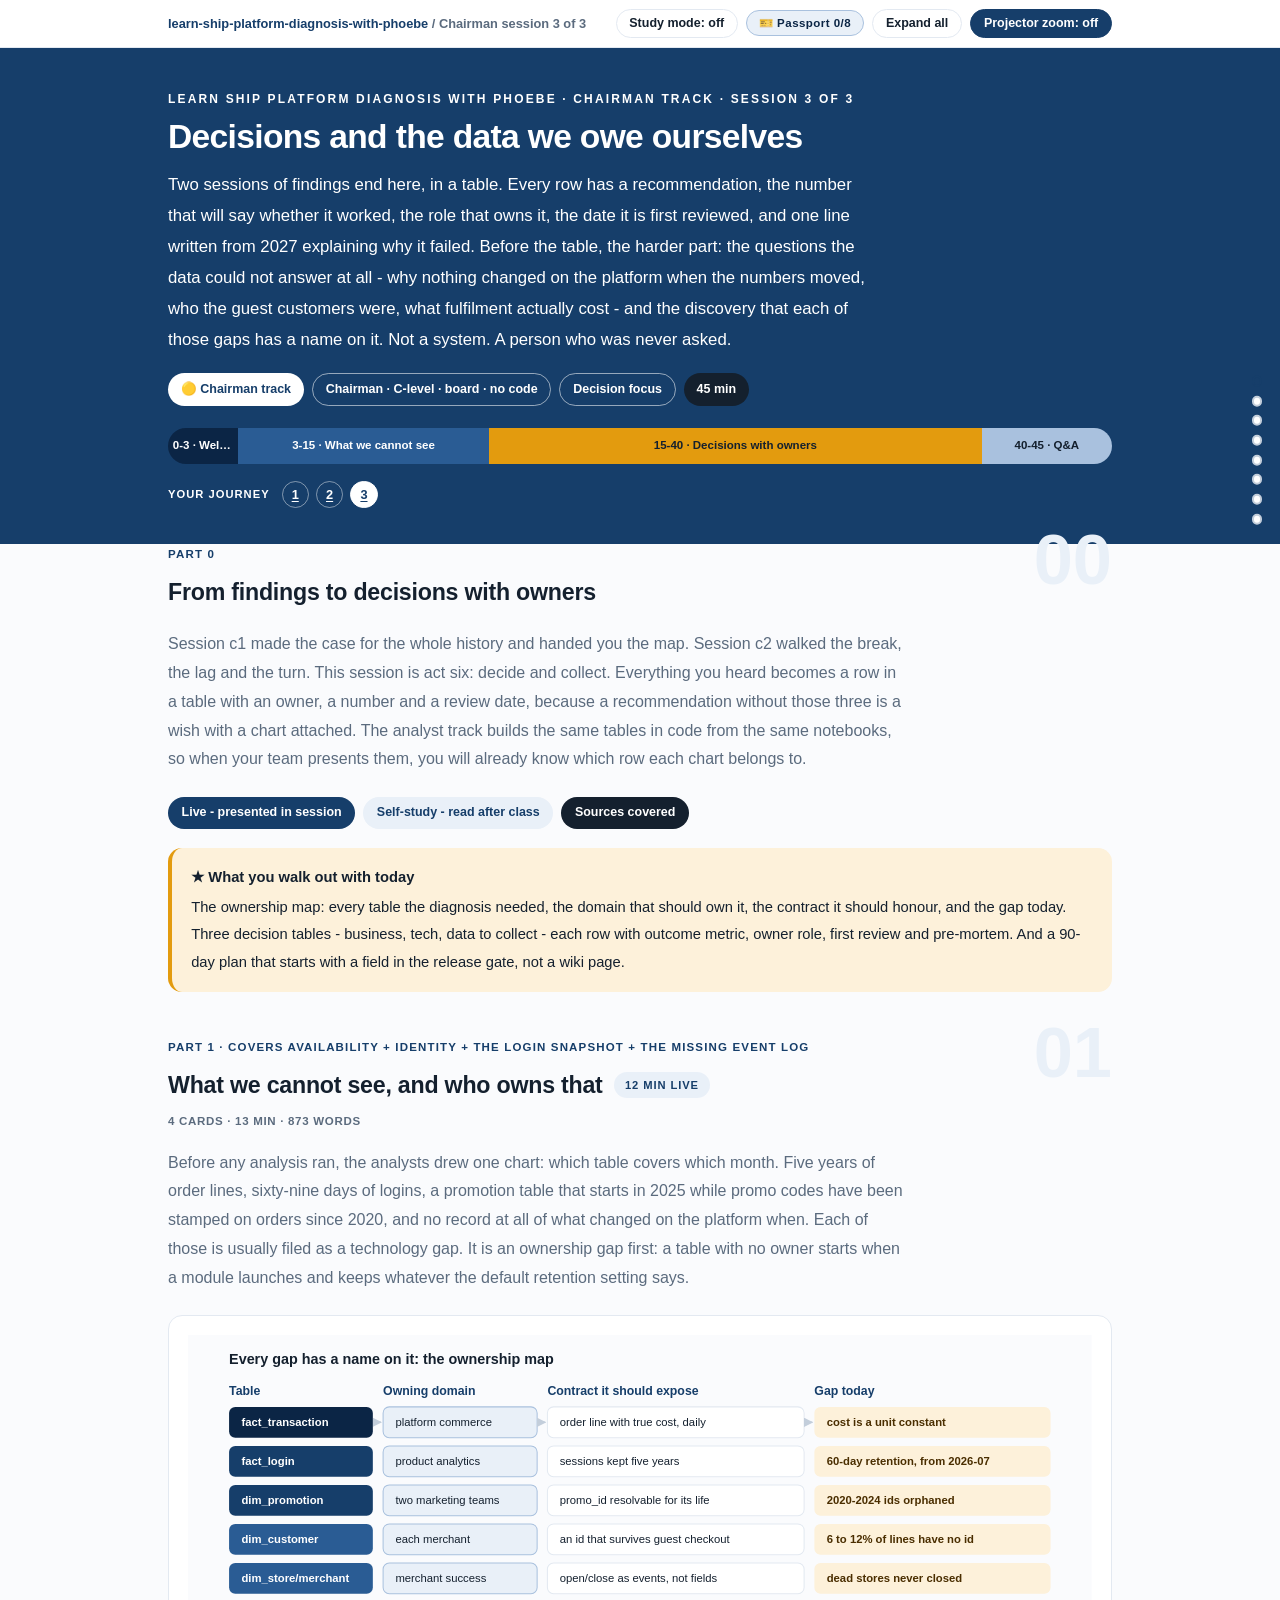
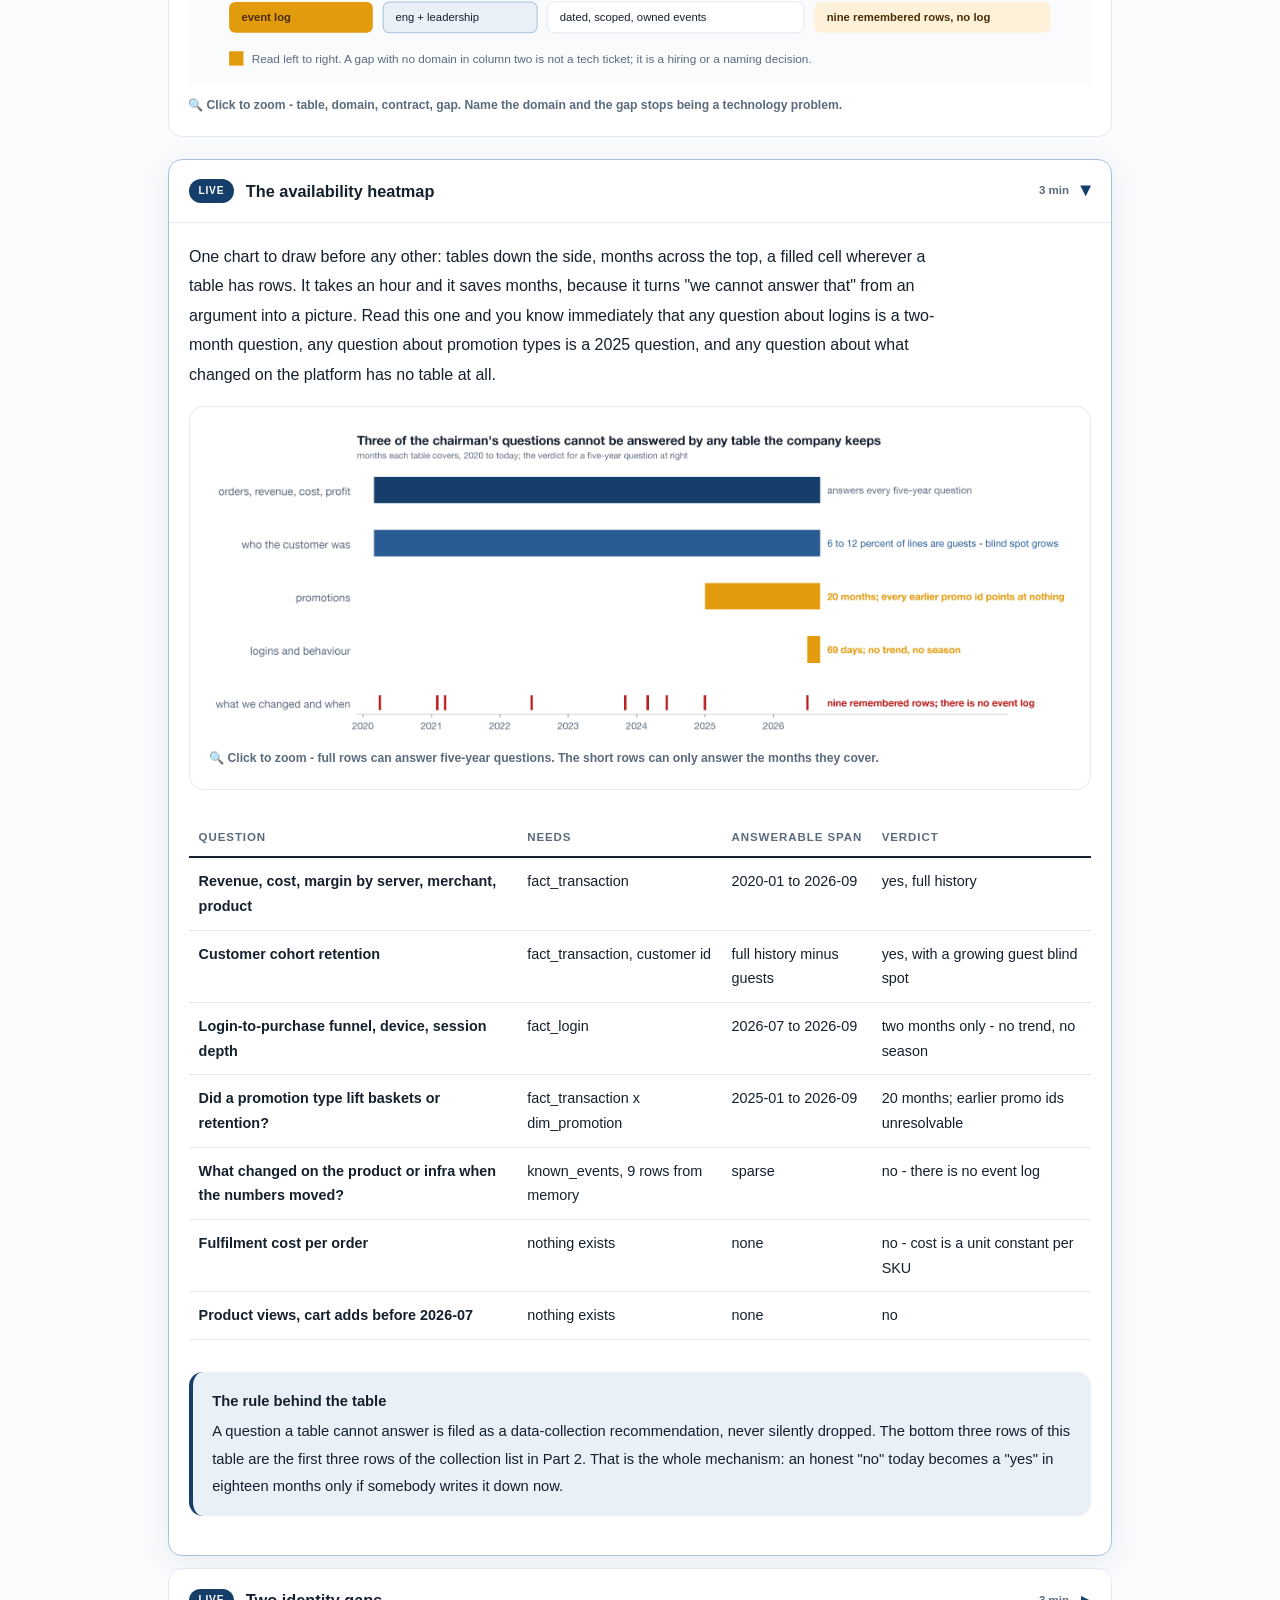
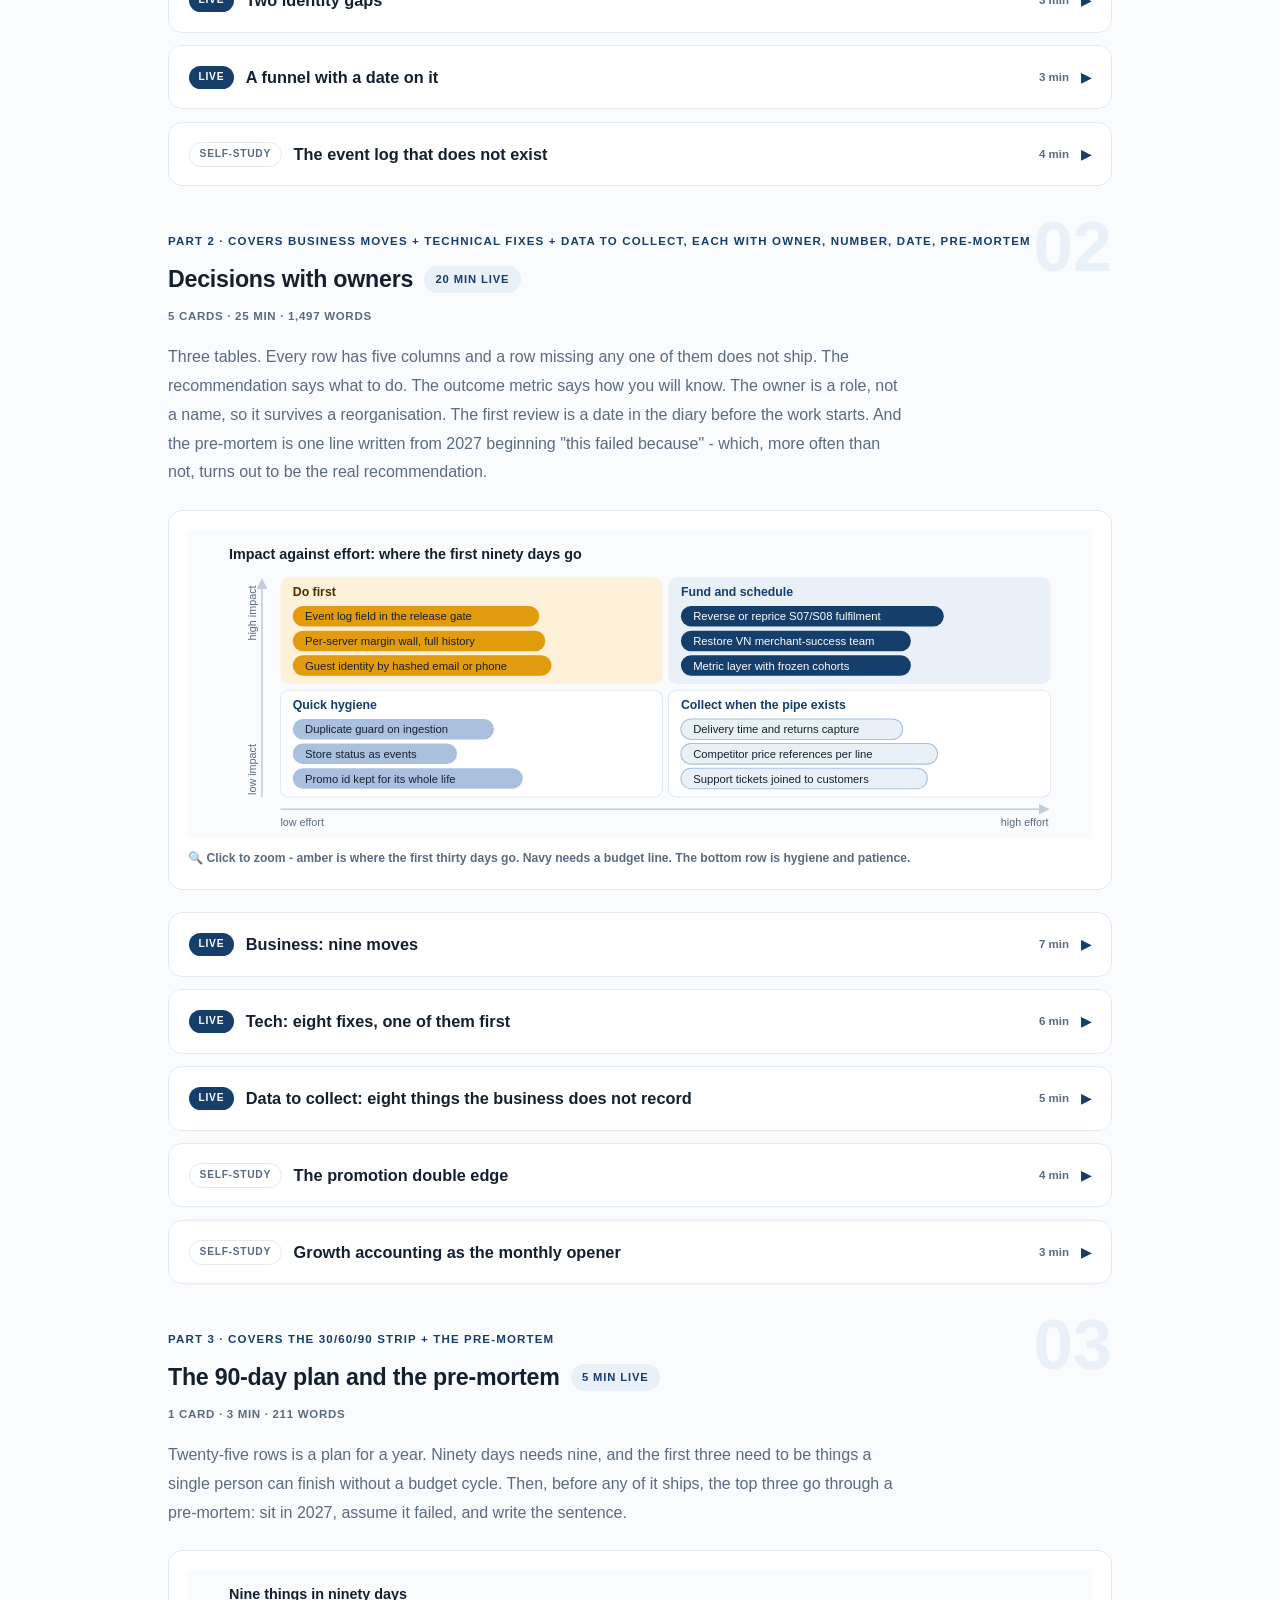
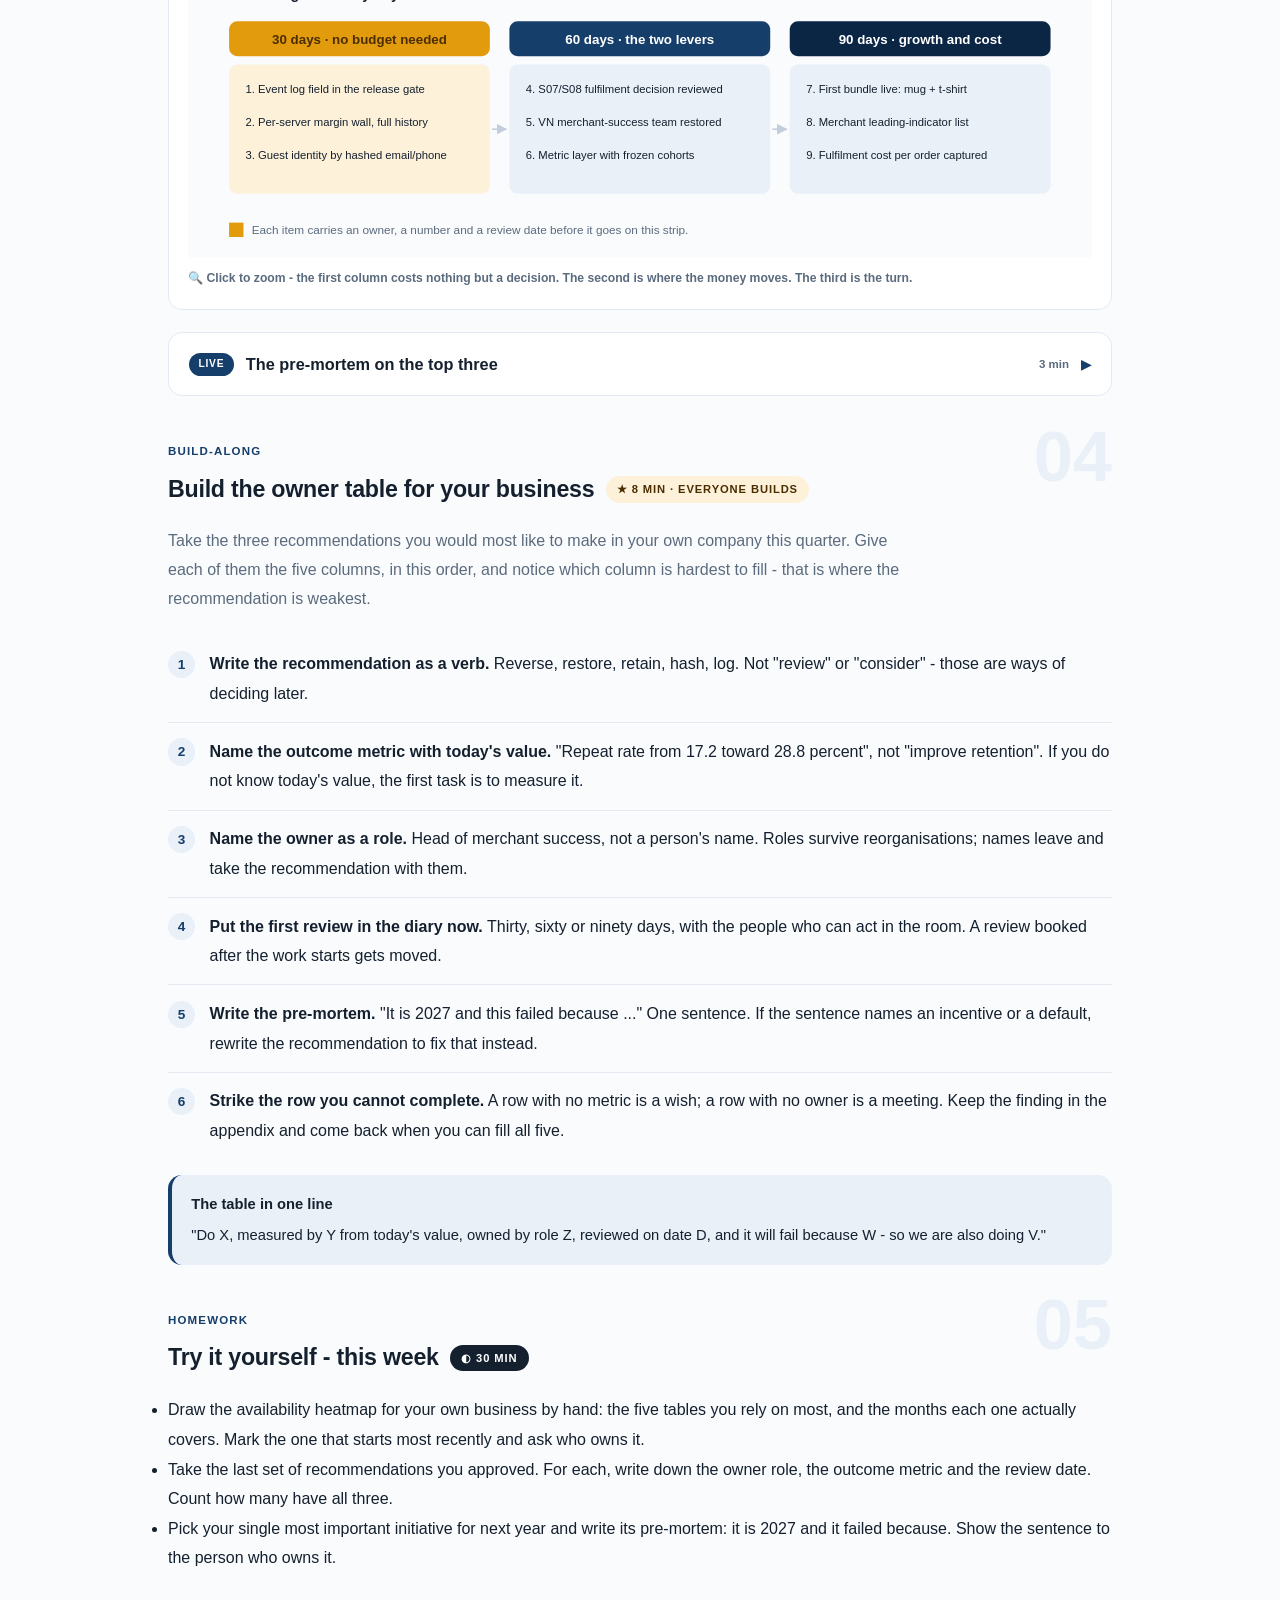
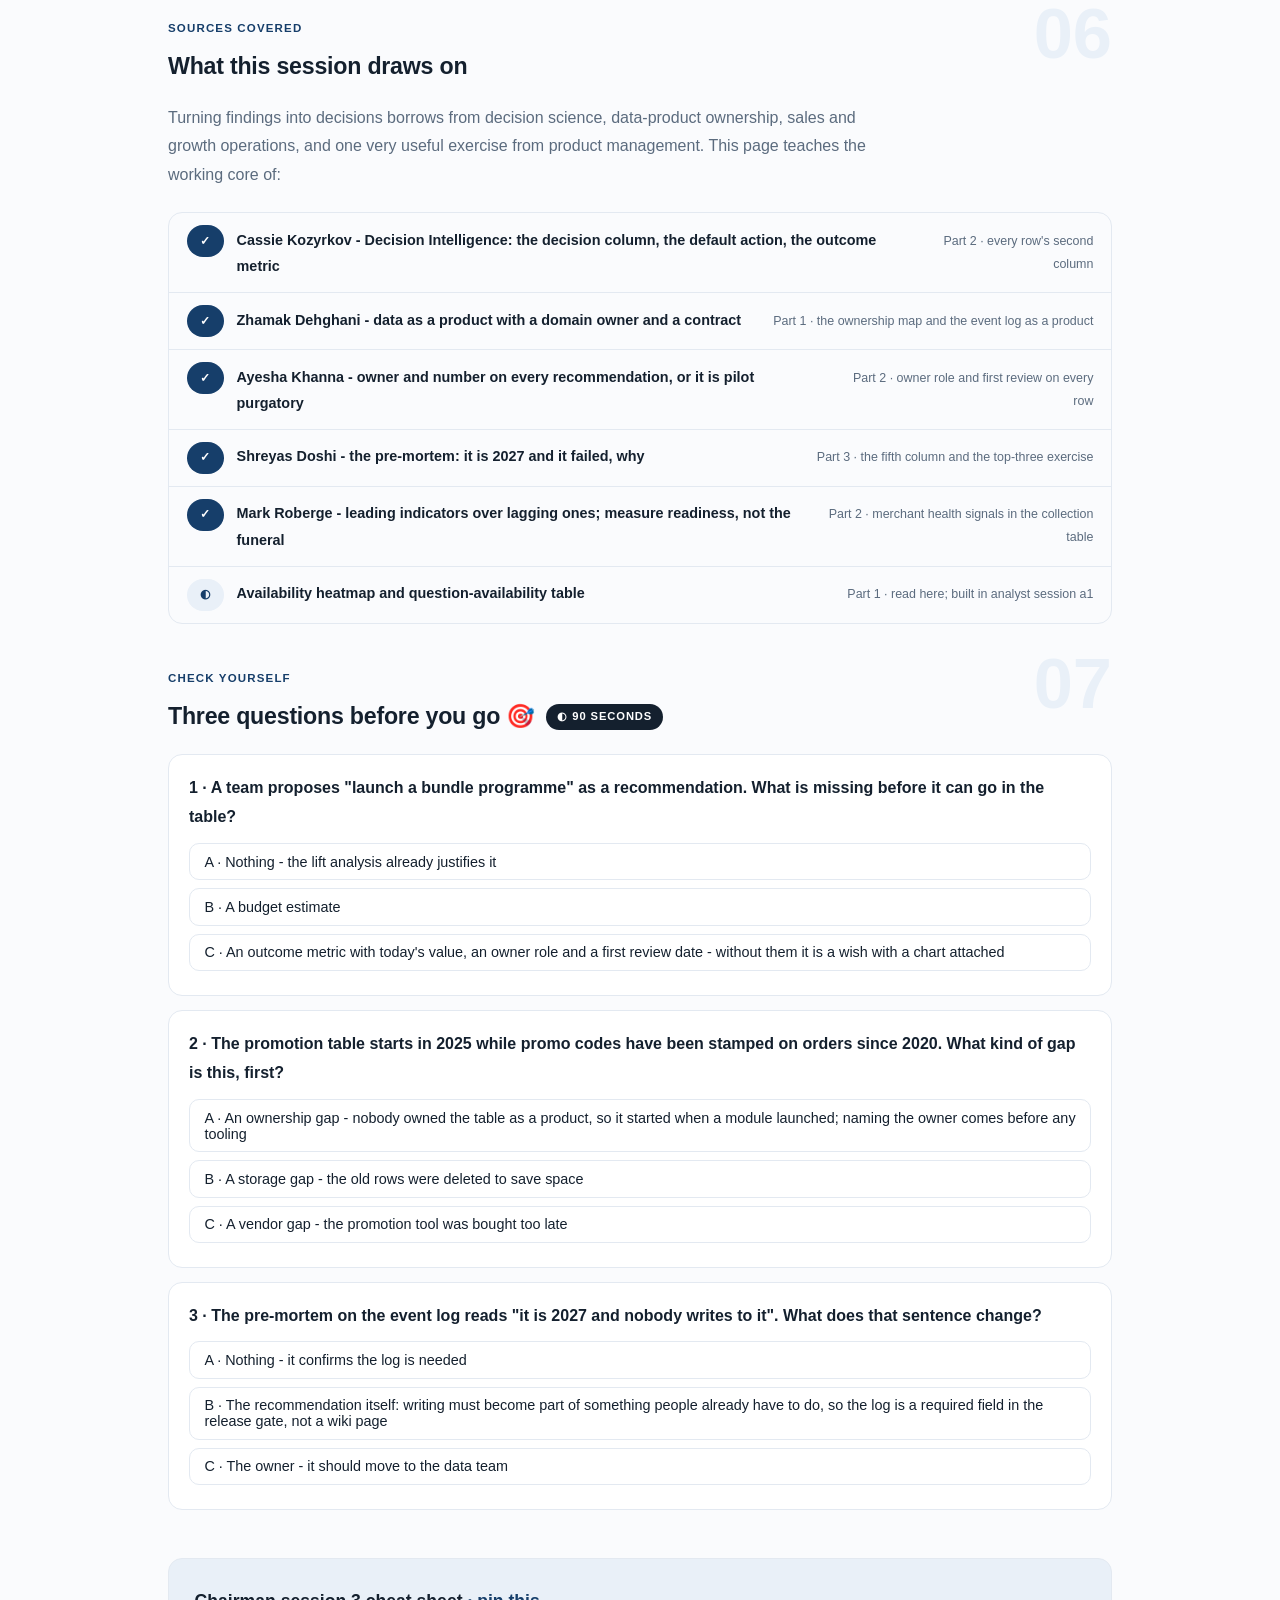
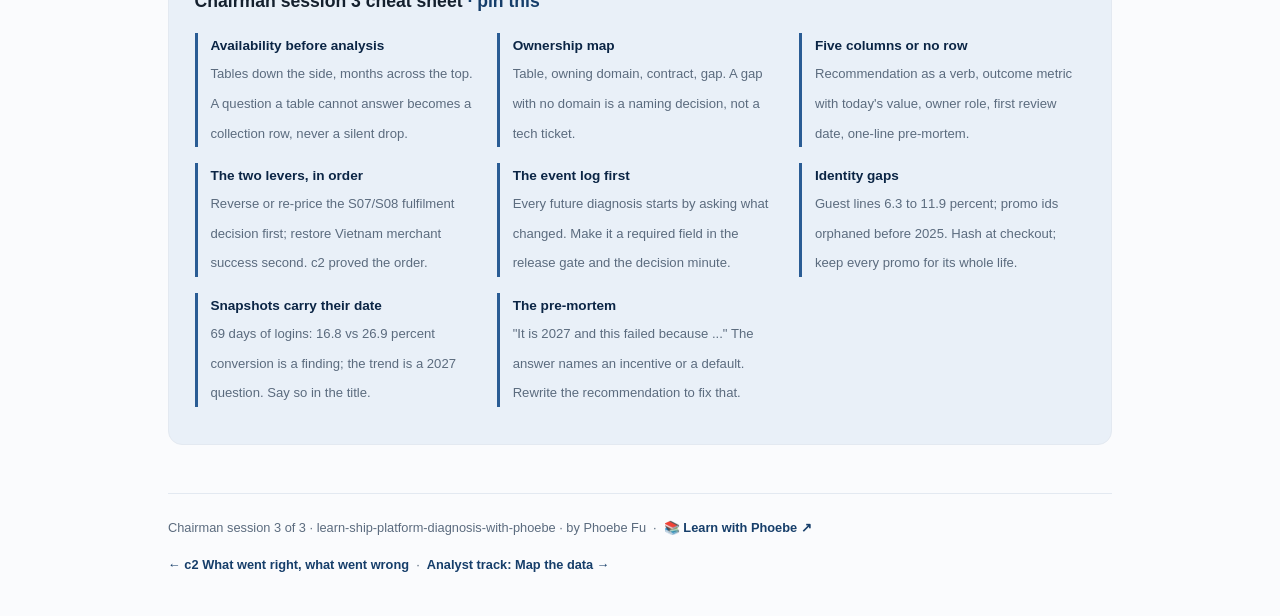
<file: courses/c3-decisions-and-the-data-we-owe.html>
<!DOCTYPE html>
<html lang="en">
<head>
<meta charset="UTF-8">
<meta name="viewport" content="width=device-width, initial-scale=1.0">
<!-- social:start -->
<meta name="description" content="Chairman session 3 of 3. What the data cannot see and who owns that gap. Then every finding becomes a decision with an outcome metric, an owner role, a first review date and a one-line pre-mortem - business moves, technical fixes, and the data the company owes itself. A 90-day plan closes it.">
<meta property="og:type" content="article">
<meta property="og:site_name" content="Learn with Phoebe">
<meta property="og:title" content="Decisions and the data we owe ourselves - learn ship platform diagnosis with phoebe">
<meta property="og:description" content="Chairman session 3 of 3. Ownership gaps, then decisions with owners, numbers, review dates and a pre-mortem. No code.">
<meta property="og:url" content="https://phoebefu6.github.io/learn-ship-platform-diagnosis-with-phoebe/courses/c3-decisions-and-the-data-we-owe.html">
<meta property="og:image" content="https://phoebefu6.github.io/learn-ship-platform-diagnosis-with-phoebe/assets/og-cover.png">
<meta property="og:image:width" content="1200">
<meta property="og:image:height" content="630">
<meta name="twitter:card" content="summary_large_image">
<meta name="twitter:title" content="Decisions and the data we owe ourselves - learn ship platform diagnosis with phoebe">
<meta name="twitter:description" content="Ownership gaps, then decisions with owners, numbers, review dates and a pre-mortem. No code.">
<meta name="twitter:image" content="https://phoebefu6.github.io/learn-ship-platform-diagnosis-with-phoebe/assets/og-cover.png">
<!-- social:end -->
<title>Chairman session 3 · Decisions and the data we owe ourselves - learn ship platform diagnosis with phoebe</title>
<link rel="stylesheet" href="../assets/style.css?v=22">
</head>
<body>

<div class="toolbar">
  <div class="wrap">
    <span class="crumb"><a href="../index.html">learn-ship-platform-diagnosis-with-phoebe</a> / Chairman session 3 of 3</span>
    <button class="btn" id="toggle-all" type="button">Expand all</button>
    <button class="btn primary" id="zoom-toggle" type="button">Projector zoom: off</button>
  </div>
</div>

<header class="masthead">
  <div class="wrap">
    <div class="eyebrow">Learn Ship Platform Diagnosis with Phoebe · Chairman track · Session 3 of 3</div>
    <h1>Decisions and <span class="accent">the data we owe ourselves</span></h1>
    <p class="sub">Two sessions of findings end here, in a table. Every row has a recommendation, the number that will say whether it worked, the role that owns it, the date it is first reviewed, and one line written from 2027 explaining why it failed. Before the table, the harder part: the questions the data could not answer at all - why nothing changed on the platform when the numbers moved, who the guest customers were, what fulfilment actually cost - and the discovery that each of those gaps has a name on it. Not a system. A person who was never asked.</p>
    <div class="chip-row">
      <span class="chip level">🟡 Chairman track</span>
      <span class="chip audience">Chairman · C-level · board · no code</span>
      <span class="chip audience">Decision focus</span>
      <span class="chip time">45 min</span>
    </div>
    <div class="agenda">
      <span class="a1" style="flex:1">0-3 · Welcome</span>
      <span class="a2" style="flex:4">3-15 · What we cannot see</span>
      <span class="a3" style="flex:8">15-40 · Decisions with owners</span>
      <span class="a4" style="flex:2">40-45 · Q&amp;A</span>
    </div>
  </div>
</header>

<main class="wrap">

  <!-- ============ INTRO ============ -->
  <section class="section" id="intro">
    <div class="section-kicker">
      <span class="klabel">Part 0</span>
      <h2>From findings to decisions with owners</h2>
    </div>
    <p class="lede">Session c1 made the case for the whole history and handed you the map. Session c2 walked the break, the lag and the turn. This session is act six: decide and collect. Everything you heard becomes a row in a table with an owner, a number and a review date, because a recommendation without those three is a wish with a chart attached. The analyst track builds the same tables in code from the same notebooks, so when your team presents them, you will already know which row each chart belongs to.</p>
    <div class="legend">
      <span class="pill solid">Live - presented in session</span>
      <span class="pill light">Self-study - read after class</span>
      <span class="pill inkpill">Sources covered</span>
    </div>
    <div class="callout win">
      <strong>★ What you walk out with today</strong>
      The ownership map: every table the diagnosis needed, the domain that should own it, the contract it should honour, and the gap today. Three decision tables - business, tech, data to collect - each row with outcome metric, owner role, first review and pre-mortem. And a 90-day plan that starts with a field in the release gate, not a wiki page.
    </div>
  </section>

  <!-- ============ PART 1: WHAT WE CANNOT SEE ============ -->
  <section class="section" id="gaps">
    <div class="section-kicker">
      <span class="klabel">Part 1 · covers availability + identity + the login snapshot + the missing event log</span>
      <h2>What we cannot see, and who owns that <span class="tag concept">12 min live</span></h2>
    </div>
    <p class="lede">Before any analysis ran, the analysts drew one chart: which table covers which month. Five years of order lines, sixty-nine days of logins, a promotion table that starts in 2025 while promo codes have been stamped on orders since 2020, and no record at all of what changed on the platform when. Each of those is usually filed as a technology gap. It is an ownership gap first: a table with no owner starts when a module launches and keeps whatever the default retention setting says.</p>

    <figure class="zoomable">
      <svg viewBox="0 0 880 340" xmlns="http://www.w3.org/2000/svg" role="img" aria-label="An ownership map with four columns - table, owning domain, the contract it should expose, and the gap today - and six rows: fact transaction, fact login, dim promotion, dim customer, dim store and merchant, and the event log. The gap column is drawn in amber tint.">
        <style>
          .owT { font: 700 14px Inter, sans-serif; fill: #14202E; }
          .owH { font: 700 12px Inter, sans-serif; fill: #163E6A; }
          .owW { font: 700 11px Inter, sans-serif; fill: #FFFFFF; }
          .owK { font: 400 11px Inter, sans-serif; fill: #14202E; }
          .owG { font: 600 11px Inter, sans-serif; fill: #4A2E00; }
          .owF { font: 400 11.5px Inter, sans-serif; fill: #5B6B7E; }
        </style>
        <defs>
          <marker id="owArr" viewBox="0 0 10 10" refX="9" refY="5" markerWidth="6" markerHeight="6" orient="auto"><path d="M0 0 L10 5 L0 10 z" fill="#C3CEDB"/></marker>
        </defs>
        <rect x="0" y="0" width="880" height="340" fill="#FAFBFD"/>
        <text class="owT" x="40" y="28">Every gap has a name on it: the ownership map</text>
        <text class="owH" x="40" y="58">Table</text>
        <text class="owH" x="190" y="58">Owning domain</text>
        <text class="owH" x="350" y="58">Contract it should expose</text>
        <text class="owH" x="610" y="58">Gap today</text>
        <g>
          <rect x="40" y="70" width="140" height="30" rx="6" fill="#0B2545"/><text class="owW" x="52" y="89">fact_transaction</text>
          <rect x="190" y="70" width="150" height="30" rx="6" fill="#E9F0F8" stroke="#A9C1DE"/><text class="owK" x="202" y="89">platform commerce</text>
          <rect x="350" y="70" width="250" height="30" rx="6" fill="#FFFFFF" stroke="#E3E9F1"/><text class="owK" x="362" y="89">order line with true cost, daily</text>
          <rect x="610" y="70" width="230" height="30" rx="6" fill="#FDF1DA"/><text class="owG" x="622" y="89">cost is a unit constant</text>
        </g>
        <g>
          <rect x="40" y="108" width="140" height="30" rx="6" fill="#163E6A"/><text class="owW" x="52" y="127">fact_login</text>
          <rect x="190" y="108" width="150" height="30" rx="6" fill="#E9F0F8" stroke="#A9C1DE"/><text class="owK" x="202" y="127">product analytics</text>
          <rect x="350" y="108" width="250" height="30" rx="6" fill="#FFFFFF" stroke="#E3E9F1"/><text class="owK" x="362" y="127">sessions kept five years</text>
          <rect x="610" y="108" width="230" height="30" rx="6" fill="#FDF1DA"/><text class="owG" x="622" y="127">60-day retention, from 2026-07</text>
        </g>
        <g>
          <rect x="40" y="146" width="140" height="30" rx="6" fill="#163E6A"/><text class="owW" x="52" y="165">dim_promotion</text>
          <rect x="190" y="146" width="150" height="30" rx="6" fill="#E9F0F8" stroke="#A9C1DE"/><text class="owK" x="202" y="165">two marketing teams</text>
          <rect x="350" y="146" width="250" height="30" rx="6" fill="#FFFFFF" stroke="#E3E9F1"/><text class="owK" x="362" y="165">promo_id resolvable for its life</text>
          <rect x="610" y="146" width="230" height="30" rx="6" fill="#FDF1DA"/><text class="owG" x="622" y="165">2020-2024 ids orphaned</text>
        </g>
        <g>
          <rect x="40" y="184" width="140" height="30" rx="6" fill="#2A5C94"/><text class="owW" x="52" y="203">dim_customer</text>
          <rect x="190" y="184" width="150" height="30" rx="6" fill="#E9F0F8" stroke="#A9C1DE"/><text class="owK" x="202" y="203">each merchant</text>
          <rect x="350" y="184" width="250" height="30" rx="6" fill="#FFFFFF" stroke="#E3E9F1"/><text class="owK" x="362" y="203">an id that survives guest checkout</text>
          <rect x="610" y="184" width="230" height="30" rx="6" fill="#FDF1DA"/><text class="owG" x="622" y="203">6 to 12% of lines have no id</text>
        </g>
        <g>
          <rect x="40" y="222" width="140" height="30" rx="6" fill="#2A5C94"/><text class="owW" x="52" y="241">dim_store/merchant</text>
          <rect x="190" y="222" width="150" height="30" rx="6" fill="#E9F0F8" stroke="#A9C1DE"/><text class="owK" x="202" y="241">merchant success</text>
          <rect x="350" y="222" width="250" height="30" rx="6" fill="#FFFFFF" stroke="#E3E9F1"/><text class="owK" x="362" y="241">open/close as events, not fields</text>
          <rect x="610" y="222" width="230" height="30" rx="6" fill="#FDF1DA"/><text class="owG" x="622" y="241">dead stores never closed</text>
        </g>
        <g>
          <rect x="40" y="260" width="140" height="30" rx="6" fill="#E39B0E"/><text class="owG" x="52" y="279" font-weight="700">event log</text>
          <rect x="190" y="260" width="150" height="30" rx="6" fill="#E9F0F8" stroke="#A9C1DE"/><text class="owK" x="202" y="279">eng + leadership</text>
          <rect x="350" y="260" width="250" height="30" rx="6" fill="#FFFFFF" stroke="#E3E9F1"/><text class="owK" x="362" y="279">dated, scoped, owned events</text>
          <rect x="610" y="260" width="230" height="30" rx="6" fill="#FDF1DA"/><text class="owG" x="622" y="279">nine remembered rows, no log</text>
        </g>
        <line x1="182" y1="85" x2="188" y2="85" stroke="#C3CEDB" stroke-width="1.5" marker-end="url(#owArr)"/>
        <line x1="342" y1="85" x2="348" y2="85" stroke="#C3CEDB" stroke-width="1.5" marker-end="url(#owArr)"/>
        <line x1="602" y1="85" x2="608" y2="85" stroke="#C3CEDB" stroke-width="1.5" marker-end="url(#owArr)"/>
        <rect x="40" y="308" width="14" height="14" fill="#E39B0E"/>
        <text class="owF" x="62" y="319">Read left to right. A gap with no domain in column two is not a tech ticket; it is a hiring or a naming decision.</text>
      </svg>
      <figcaption>🔍 Click to zoom - table, domain, contract, gap. Name the domain and the gap stops being a technology problem.</figcaption>
    </figure>

    <details class="card" open>
      <summary><span class="mode live">Live</span> The availability heatmap <span class="mini">3 min</span><span class="caret">▶</span></summary>
      <div class="body">
        <p>One chart to draw before any other: tables down the side, months across the top, a filled cell wherever a table has rows. It takes an hour and it saves months, because it turns "we cannot answer that" from an argument into a picture. Read this one and you know immediately that any question about logins is a two-month question, any question about promotion types is a 2025 question, and any question about what changed on the platform has no table at all.</p>
        <figure class="zoomable">
          <img src="../figures/x10_gaps_exec.png" alt="Timeline of what each table covers 2020 to 2026: orders and customers span the full period, promotions only from 2025, logins only 69 days, and the event log is nine remembered rows.">
          <figcaption>🔍 Click to zoom - full rows can answer five-year questions. The short rows can only answer the months they cover.</figcaption>
        </figure>
        <table class="clean">
          <thead><tr><th>Question</th><th>Needs</th><th>Answerable span</th><th>Verdict</th></tr></thead>
          <tbody>
            <tr><td>Revenue, cost, margin by server, merchant, product</td><td>fact_transaction</td><td>2020-01 to 2026-09</td><td>yes, full history</td></tr>
            <tr><td>Customer cohort retention</td><td>fact_transaction, customer id</td><td>full history minus guests</td><td>yes, with a growing guest blind spot</td></tr>
            <tr><td>Login-to-purchase funnel, device, session depth</td><td>fact_login</td><td>2026-07 to 2026-09</td><td>two months only - no trend, no season</td></tr>
            <tr><td>Did a promotion type lift baskets or retention?</td><td>fact_transaction x dim_promotion</td><td>2025-01 to 2026-09</td><td>20 months; earlier promo ids unresolvable</td></tr>
            <tr><td>What changed on the product or infra when the numbers moved?</td><td>known_events, 9 rows from memory</td><td>sparse</td><td>no - there is no event log</td></tr>
            <tr><td>Fulfilment cost per order</td><td>nothing exists</td><td>none</td><td>no - cost is a unit constant per SKU</td></tr>
            <tr><td>Product views, cart adds before 2026-07</td><td>nothing exists</td><td>none</td><td>no</td></tr>
          </tbody>
        </table>
        <div class="callout tip">
          <strong>The rule behind the table</strong>
          A question a table cannot answer is filed as a data-collection recommendation, never silently dropped. The bottom three rows of this table are the first three rows of the collection list in Part 2. That is the whole mechanism: an honest "no" today becomes a "yes" in eighteen months only if somebody writes it down now.
        </div>
      </div>
    </details>

    <details class="card">
      <summary><span class="mode live">Live</span> Two identity gaps <span class="mini">3 min</span><span class="caret">▶</span></summary>
      <div class="body">
        <p>Two kinds of row have no name on them. The first is the guest checkout: 6.3 percent of order lines in 2020 carried no customer id, 11.9 percent in 2026. Every retention number computed from this data excludes them, and the blind spot grows every year as more customers choose not to sign in. The second is the orphaned promotion: promo codes were stamped on orders from 2020, but the table that says what each code was starts in January 2025, so four years of promotions are ids that point at nothing.</p>
        <figure class="zoomable">
          <img src="../figures/a1_identity_gaps.png" alt="Two panels. Left: share of order lines with no customer id rising from 6.3 percent in 2020 to 11.9 percent in 2026. Right: share of transactions whose promo id resolves to the promotion table, near zero before 2025 and near complete after.">
          <figcaption>🔍 Click to zoom - the guest line climbs, the promo line jumps in 2025. Both are ownership decisions nobody made.</figcaption>
        </figure>
        <p>Neither gap needs new technology. A hashed email or phone at guest checkout gives a customer an identity that survives not signing in, and it is a decision each merchant has to take for their own customers. A promotion table that keeps every code for its whole life is a decision the two marketing teams have to take between them. Ask who owns it before asking what it costs.</p>
      </div>
    </details>

    <details class="card">
      <summary><span class="mode live">Live</span> A funnel with a date on it <span class="mini">3 min</span><span class="caret">▶</span></summary>
      <div class="body">
        <p>Sixty-nine days of login data, from July to September 2026, is all the behavioural history the platform has. Read it for what it is: a snapshot. Login to purchase converts at 16.8 percent on the key servers against 26.9 percent on the rest - consistent with everything c2 found, and a useful place to point product effort. What it cannot tell you is whether that gap is new, seasonal or permanent, because there is no earlier summer to compare with. A chart like this carries its date in the title so nobody quotes it as a trend.</p>
        <figure class="zoomable">
          <img src="../figures/a5_login_funnel.png" alt="Funnel bars for key servers and other servers over the 69 days with login data: login, viewed products, added to cart, purchased. Login to purchase conversion is 16.8 percent on key servers and 26.9 percent on the others. The title carries the date range.">
          <figcaption>🔍 Click to zoom - a snapshot with its date on it. Ten points of conversion gap is a finding; the trend is a question for 2027.</figcaption>
        </figure>
        <div class="callout example">
          <span class="ex-pill">Real world</span>
          A consumer app once reported a conversion collapse to its board from six weeks of analytics data. The collapse was the summer holiday, which the previous year's data would have shown in one glance - except the analytics tool had been switched in spring and the old data was gone. The board learned to ask how long the series was before asking what it said.
        </div>
      </div>
    </details>

    <details class="card">
      <summary><span class="mode self">Self-study</span> The event log that does not exist <span class="mini">4 min</span><span class="caret">▶</span></summary>
      <div class="body">
        <p>Every long chart of the platform carries the same nine vertical lines: the fulfilment change, the merchant-success cut, a checkout release, a few pricing changes. Those nine rows were written down from memory during the diagnosis, because nowhere in the company is there a record of what changed on the platform and when. Releases live in a deployment tool that keeps ninety days. Incidents live in chat. Business decisions live in slide decks. None of it joins to a month on a revenue chart.</p>
        <p>This is the highest-leverage gap in the whole diagnosis, and it is not a technology gap. An event log is a table with five columns - date, what changed, scope (which server, which merchant), owner, link to the decision - and it fails for one reason only: writing to it is nobody's job. Treat it as a data product with an owner and a contract. Engineering owns release and incident events. The leadership team owns decision events. The metric layer joins both to every chart automatically.</p>
        <ul>
          <li><strong>A gap is an ownership gap before it is a tech gap.</strong> Ask "whose table is this" before "which tool".</li>
          <li><strong>Memory is data too.</strong> The nine remembered rows are the first nine rows of the log. Start from them.</li>
          <li><strong>The log earns its keep on the next diagnosis.</strong> Every future "why did the number move" starts by reading it. Without it, every diagnosis starts from interviews.</li>
        </ul>
      </div>
    </details>
  </section>

  <!-- ============ PART 2: DECISIONS WITH OWNERS ============ -->
  <section class="section" id="decisions">
    <div class="section-kicker">
      <span class="klabel">Part 2 · covers business moves + technical fixes + data to collect, each with owner, number, date, pre-mortem</span>
      <h2>Decisions with owners <span class="tag concept">20 min live</span></h2>
    </div>
    <p class="lede">Three tables. Every row has five columns and a row missing any one of them does not ship. The recommendation says what to do. The outcome metric says how you will know. The owner is a role, not a name, so it survives a reorganisation. The first review is a date in the diary before the work starts. And the pre-mortem is one line written from 2027 beginning "this failed because" - which, more often than not, turns out to be the real recommendation.</p>

    <figure class="zoomable">
      <svg viewBox="0 0 880 300" xmlns="http://www.w3.org/2000/svg" role="img" aria-label="A two by two priority grid of impact against effort. Top left, do first: event log field in the release gate, per-server margin wall with full history, guest identity by hashed email or phone. Top right, fund and schedule: reverse or reprice the S07 and S08 fulfilment decision, restore the Vietnam merchant-success team, metric layer with frozen cohorts. Bottom left, quick hygiene: duplicate guard on ingestion, store status as events, promo id kept for its whole life. Bottom right, collect when the pipe exists: delivery time and returns, competitor price references, support tickets joined to customers.">
        <style>
          .pqT { font: 700 14px Inter, sans-serif; fill: #14202E; }
          .pqQ { font: 700 12px Inter, sans-serif; fill: #163E6A; }
          .pqA { font: 700 12px Inter, sans-serif; fill: #4A2E00; }
          .pqP { font: 400 11px Inter, sans-serif; fill: #14202E; }
          .pqW { font: 400 11px Inter, sans-serif; fill: #FFFFFF; }
          .pqX { font: 400 10.5px Inter, sans-serif; fill: #5B6B7E; }
        </style>
        <defs>
          <marker id="pqArr" viewBox="0 0 10 10" refX="9" refY="5" markerWidth="7" markerHeight="7" orient="auto"><path d="M0 0 L10 5 L0 10 z" fill="#C3CEDB"/></marker>
        </defs>
        <rect x="0" y="0" width="880" height="300" fill="#FAFBFD"/>
        <text class="pqT" x="40" y="28">Impact against effort: where the first ninety days go</text>
        <rect x="90" y="46" width="372" height="104" rx="8" fill="#FDF1DA"/>
        <rect x="468" y="46" width="372" height="104" rx="8" fill="#E9F0F8"/>
        <rect x="90" y="156" width="372" height="104" rx="8" fill="#FFFFFF" stroke="#E3E9F1"/>
        <rect x="468" y="156" width="372" height="104" rx="8" fill="#FFFFFF" stroke="#E3E9F1"/>
        <text class="pqA" x="102" y="64">Do first</text>
        <text class="pqQ" x="480" y="64">Fund and schedule</text>
        <text class="pqQ" x="102" y="174">Quick hygiene</text>
        <text class="pqQ" x="480" y="174">Collect when the pipe exists</text>
        <rect x="102" y="74" width="240" height="20" rx="10" fill="#E39B0E"/><text class="pqP" x="114" y="88">Event log field in the release gate</text>
        <rect x="102" y="98" width="246" height="20" rx="10" fill="#E39B0E"/><text class="pqP" x="114" y="112">Per-server margin wall, full history</text>
        <rect x="102" y="122" width="252" height="20" rx="10" fill="#E39B0E"/><text class="pqP" x="114" y="136">Guest identity by hashed email or phone</text>
        <rect x="480" y="74" width="256" height="20" rx="10" fill="#163E6A"/><text class="pqW" x="492" y="88">Reverse or reprice S07/S08 fulfilment</text>
        <rect x="480" y="98" width="224" height="20" rx="10" fill="#163E6A"/><text class="pqW" x="492" y="112">Restore VN merchant-success team</text>
        <rect x="480" y="122" width="224" height="20" rx="10" fill="#163E6A"/><text class="pqW" x="492" y="136">Metric layer with frozen cohorts</text>
        <rect x="102" y="184" width="196" height="20" rx="10" fill="#A9C1DE"/><text class="pqP" x="114" y="198">Duplicate guard on ingestion</text>
        <rect x="102" y="208" width="160" height="20" rx="10" fill="#A9C1DE"/><text class="pqP" x="114" y="222">Store status as events</text>
        <rect x="102" y="232" width="224" height="20" rx="10" fill="#A9C1DE"/><text class="pqP" x="114" y="246">Promo id kept for its whole life</text>
        <rect x="480" y="184" width="216" height="20" rx="10" fill="#E9F0F8" stroke="#A9C1DE"/><text class="pqP" x="492" y="198">Delivery time and returns capture</text>
        <rect x="480" y="208" width="250" height="20" rx="10" fill="#E9F0F8" stroke="#A9C1DE"/><text class="pqP" x="492" y="222">Competitor price references per line</text>
        <rect x="480" y="232" width="240" height="20" rx="10" fill="#E9F0F8" stroke="#A9C1DE"/><text class="pqP" x="492" y="246">Support tickets joined to customers</text>
        <line x1="90" y1="272" x2="838" y2="272" stroke="#C3CEDB" stroke-width="1.5" marker-end="url(#pqArr)"/>
        <text class="pqX" x="90" y="288">low effort</text>
        <text class="pqX" x="838" y="288" text-anchor="end">high effort</text>
        <line x1="72" y1="260" x2="72" y2="48" stroke="#C3CEDB" stroke-width="1.5" marker-end="url(#pqArr)"/>
        <text class="pqX" x="66" y="258" text-anchor="start" transform="rotate(-90 66 258)">low impact</text>
        <text class="pqX" x="66" y="54" text-anchor="end" transform="rotate(-90 66 54)">high impact</text>
      </svg>
      <figcaption>🔍 Click to zoom - amber is where the first thirty days go. Navy needs a budget line. The bottom row is hygiene and patience.</figcaption>
    </figure>

    <details class="card">
      <summary><span class="mode live">Live</span> Business: nine moves <span class="mini">7 min</span><span class="caret">▶</span></summary>
      <div class="body">
        <p>The order matters. c2 established that the March fulfilment change reached the customer and the June merchant-success cut compounded it, so the first two rows are the two levers in that order. The next seven are the growth findings, each traceable to a chart you have already seen.</p>
        <table class="clean">
          <thead><tr><th>Recommendation</th><th>Outcome metric</th><th>Owner role</th><th>First review</th><th>Pre-mortem: it is 2027 and this failed because</th></tr></thead>
          <tbody>
            <tr><td>Reverse or re-price the S07/S08 fulfilment decision</td><td>Key-server margin back toward 42 percent from 29.3; monthly gap to pre-shift margin from 8.4k toward zero</td><td>COO, with the fulfilment lead</td><td>60 days</td><td>we renegotiated cost without repricing and the volume term moved instead</td></tr>
            <tr><td>Restore Vietnam merchant success, with upskilling</td><td>Key-server merchant churn hazard from 2.39 back toward 1.26 percent a month</td><td>Head of merchant success</td><td>90 days</td><td>we rehired but gave the team no leading-indicator list, so it measured funerals again</td></tr>
            <tr><td>Merchant acquisition by server tier and vertical where retention is earned</td><td>12-month merchant survival of new vintages by tier</td><td>Head of merchant acquisition</td><td>Quarterly</td><td>quota stayed on onboarded count, so the team acquired everywhere</td></tr>
            <tr><td>Customisation push: tooling and margin share for merchant SKUs</td><td>Merchant-SKU share of revenue; customer repeat rate from 28.1 toward 33.9 percent</td><td>Head of product, with merchant success</td><td>90 days</td><td>the tooling shipped but the margin share never did, so merchants had no reason to switch</td></tr>
            <tr><td>Bundle and cross-sell programme from measured lift</td><td>Attach rate of mug + t-shirt, poster + cushion, notebook set against today's base</td><td>Head of catalogue</td><td>60 days</td><td>bundles were priced as discounts and cannibalised the second item</td></tr>
            <tr><td>Upsell ladder inside each line</td><td>Share of orders on the top rung of the price ladder per line</td><td>Head of catalogue</td><td>Quarterly</td><td>the ladder existed in the catalogue but not on the product page</td></tr>
            <tr><td>Product diversification: bags up, stationery down</td><td>Category revenue share, bags and stationery, year on year</td><td>Head of catalogue</td><td>Quarterly</td><td>stationery stayed because a founder liked it</td></tr>
            <tr><td>Per-merchant customer preference profiles handed to merchants</td><td>Repeat rate of merchants using the profile against those who do not</td><td>Head of merchant success</td><td>90 days</td><td>profiles were a PDF once a quarter; nobody opened them</td></tr>
            <tr><td>Promo policy: acquisition promos buy baskets, not customers</td><td>Ever-repeat of promo-acquired customers from 63.4 toward 71.5 percent; first basket held near 91.8</td><td>CMO</td><td>Quarterly</td><td>the promo budget was measured on first-order revenue and nothing else</td></tr>
          </tbody>
        </table>
        <div class="callout tip">
          <strong>Read the last column first</strong>
          Every pre-mortem in this table names a measurement or an incentive, not a technology. That is the pattern to expect in your own table. When the failure you can imagine is "nobody measured it", the fix is to move the metric into the owner's review, not to build anything.
        </div>
      </div>
    </details>

    <details class="card">
      <summary><span class="mode live">Live</span> Tech: eight fixes, one of them first <span class="mini">6 min</span><span class="caret">▶</span></summary>
      <div class="body">
        <p>None of these needs a platform migration. Each is a table, a field or a rule, and each is owned by a domain from the ownership map. The first row is the one that pays for all the others.</p>
        <table class="clean">
          <thead><tr><th>Recommendation</th><th>Outcome metric</th><th>Owner role</th><th>First review</th><th>Pre-mortem: it is 2027 and this failed because</th></tr></thead>
          <tbody>
            <tr><td>Release and incident event log as a data product</td><td>Share of releases and incidents with a log row; target 100 percent within a quarter</td><td>Head of engineering</td><td>30 days</td><td>writing to it was nobody's job; the fix was a required field in the release gate, not a wiki</td></tr>
            <tr><td>Business decision log, same shape, same join</td><td>Every pricing, fulfilment and staffing decision dated and scoped within a week</td><td>Chief of staff</td><td>30 days</td><td>decisions were logged after the fact from slide decks and the dates were guesses</td></tr>
            <tr><td>Guest-checkout identity by hashed email or phone</td><td>Share of order lines with no id from 11.9 percent toward the 2020 level of 6.3</td><td>Head of product, per merchant</td><td>60 days</td><td>merchants saw it as friction and turned it off</td></tr>
            <tr><td>Login history retained beyond 60 days</td><td>Months of login history available; target the full five years going forward</td><td>Head of product analytics</td><td>30 days</td><td>the retention setting reset when the analytics tool was upgraded</td></tr>
            <tr><td>promo_id resolvable for its whole life</td><td>Share of stamped promo ids that resolve to a promotion row</td><td>Platform and merchant marketing, jointly</td><td>60 days</td><td>two teams each assumed the other owned the table</td></tr>
            <tr><td>Duplicate guard on order ingestion</td><td>Exact-duplicate lines per month; S02 2021 was 3.4 percent</td><td>Head of data engineering</td><td>30 days</td><td>the guard ran on the warehouse, not the source, and a reload slipped past it</td></tr>
            <tr><td>Metric layer computing cohorts with frozen history</td><td>Zero restated retention numbers between two board packs</td><td>Head of data</td><td>90 days</td><td>teams kept their own spreadsheets because the layer was slower than a pivot</td></tr>
            <tr><td>Store and merchant status as events, not overwritten fields</td><td>Active-store count equals stores with an order in 90 days, within a few percent</td><td>Head of merchant success</td><td>60 days</td><td>the dimension was fixed once and drifted again because closure was still manual</td></tr>
          </tbody>
        </table>
        <div class="callout win">
          <strong>★ Why the event log is the highest-leverage row</strong>
          Every diagnosis you will ever run starts with one question: what changed when the number moved? Today the answer is nine remembered rows and a round of interviews. With a log, it is a join. The break in c2 took a team weeks to date; with an event log joined to the margin chart, the March 2024 line would have been drawn on the chart the month it happened, and the thirteen-point step would have had a name beside it before anyone asked.
        </div>
      </div>
    </details>

    <details class="card">
      <summary><span class="mode live">Live</span> Data to collect: eight things the business does not record <span class="mini">5 min</span><span class="caret">▶</span></summary>
      <div class="body">
        <p>These are the questions the availability table marked "no". Each becomes a row with the same five columns, because collecting data nobody owns produces a table nobody trusts. The first row is the one that would have turned the cost story from an allocation into a fact.</p>
        <table class="clean">
          <thead><tr><th>Collect</th><th>Outcome metric</th><th>Owner role</th><th>First review</th><th>Pre-mortem: it is 2027 and this failed because</th></tr></thead>
          <tbody>
            <tr><td>Fulfilment cost per order: shipping, supplier, returns</td><td>Cost is a live per-order value, not a unit constant per SKU</td><td>COO, with finance</td><td>90 days</td><td>suppliers invoiced monthly in bulk and nobody allocated it back to orders</td></tr>
            <tr><td>Product views and cart events</td><td>Funnel available for every month, not 69 days</td><td>Head of product analytics</td><td>60 days</td><td>the events fired but were never joined to a customer or a server</td></tr>
            <tr><td>Marketing spend by channel and server</td><td>Acquisition cost per customer and per merchant, per server - unknowable today</td><td>CMO</td><td>Quarterly</td><td>spend lived in agency reports with a country column that did not match a server</td></tr>
            <tr><td>Merchant acquisition funnel: pitched, trialled, onboarded</td><td>Conversion at each step by tier and vertical</td><td>Head of merchant acquisition</td><td>Quarterly</td><td>the sales team logged onboarded merchants only, because that was the bonus</td></tr>
            <tr><td>Merchant health signals: logins, catalogue edits, campaigns</td><td>Weekly list of merchants below the month-three thresholds: 1.3 months to first sale, 399 in 90 days</td><td>Head of merchant success</td><td>30 days</td><td>the list existed and nobody was paid to call it</td></tr>
            <tr><td>Delivery time and returns</td><td>Delivery days and return rate per server and per line</td><td>COO</td><td>Quarterly</td><td>carriers reported by country and the platform could not split it by server</td></tr>
            <tr><td>Support tickets joined to customers and merchants</td><td>Ticket rate per hundred orders, per server</td><td>Head of support</td><td>Quarterly</td><td>the ticket tool had no customer id field</td></tr>
            <tr><td>Competitor price references per line</td><td>Price index per line against the market, refreshed quarterly</td><td>Head of catalogue</td><td>Quarterly</td><td>collected once for a board deck and never again</td></tr>
          </tbody>
        </table>
        <div class="callout example">
          <span class="ex-pill">Real world</span>
          Marketplaces that grew across several countries routinely discover that cost of delivery is the one number nobody can produce per order. Suppliers invoice in bulk, carriers bill by lane, returns land in a different system. Margin per unit becomes an accounting allocation that stays constant for years while the real cost moves - which is exactly how a 22 percent cost shift can sit in the books as a decision nobody priced.
        </div>
      </div>
    </details>

    <details class="card">
      <summary><span class="mode self">Self-study</span> The promotion double edge <span class="mini">4 min</span><span class="caret">▶</span></summary>
      <div class="body">
        <p>Promotions do two things at once and the company only measured one. Customers acquired through a promotion place a first basket of 91.8 against 84.7 for organic customers - the promotion works, on the day. But 63.4 percent of them ever order again against 71.5 percent of organic customers. Acquisition promos buy baskets, not customers. That does not make them wrong; it makes them a basket tool that should be measured as one, with the repeat cost written next to the basket gain.</p>
        <figure class="zoomable">
          <img src="../figures/a5_promo_double_edge.png" alt="Two pairs of bars comparing promo-acquired and organic customers: first basket 91.8 against 84.7, ever-repeat rate 63.4 against 71.5 percent. The promotion wins the first order and loses the second.">
          <figcaption>🔍 Click to zoom - bigger on the left, smaller on the right. Both bars belong on the same slide or the policy will be wrong.</figcaption>
        </figure>
        <figure class="zoomable">
          <img src="../figures/a5_promo_types.png" alt="First basket and repeat rate by promotion type for the twenty months since January 2025 when the promotion table exists, with the caveat that earlier promotions cannot be typed because their ids do not resolve.">
          <figcaption>🔍 Click to zoom - by type, but only from 2025. Four years of promotions are ids that point at nothing.</figcaption>
        </figure>
        <p>The promotion-type view is honest about its own limit: it covers twenty months, because the table that names each promotion did not exist before. That is the orphaned-id gap from Part 1 showing up as a shorter chart. Fix the ownership and the chart grows backwards.</p>
      </div>
    </details>

    <details class="card">
      <summary><span class="mode self">Self-study</span> Growth accounting as the monthly opener <span class="mini">3 min</span><span class="caret">▶</span></summary>
      <div class="body">
        <p>If the monthly review opens with one chart, this is it. Active customers this month equal new plus retained plus resurrected; the churned bar below the line is what left. It cannot be gamed by a growth number, because growth is the top of the stack and churn is the bottom, on the same axis. Had it been on the wall in 2024, the key-server churned bar would have grown two quarters after the cost decision and someone would have asked why.</p>
        <figure class="zoomable">
          <img src="../figures/a5_customer_growth_accounting.png" alt="Monthly customer growth accounting for the whole platform 2020 to 2026: new, retained and resurrected customers stacked above zero, churned customers below. The churned bar deepens from late 2024.">
          <figcaption>🔍 Click to zoom - the identity every monthly review should open with. Read the bar below the line first.</figcaption>
        </figure>
        <ul>
          <li><strong>Per server, then platform.</strong> The blended version is the one that hid the break. Ten small versions, then the total.</li>
          <li><strong>Merchants get the same chart.</strong> c2 showed the merchant version; both belong on the same wall.</li>
          <li><strong>Frozen history.</strong> Last month's bars do not change when this month's data lands.</li>
        </ul>
      </div>
    </details>
  </section>

  <!-- ============ PART 3: THE 90-DAY PLAN ============ -->
  <section class="section" id="plan">
    <div class="section-kicker">
      <span class="klabel">Part 3 · covers the 30/60/90 strip + the pre-mortem</span>
      <h2>The 90-day plan and the pre-mortem <span class="tag concept">5 min live</span></h2>
    </div>
    <p class="lede">Twenty-five rows is a plan for a year. Ninety days needs nine, and the first three need to be things a single person can finish without a budget cycle. Then, before any of it ships, the top three go through a pre-mortem: sit in 2027, assume it failed, and write the sentence.</p>

    <figure class="zoomable">
      <svg viewBox="0 0 880 280" xmlns="http://www.w3.org/2000/svg" role="img" aria-label="A three-column roadmap strip. Thirty days: event log field in the release gate, per-server margin wall with full history, guest identity by hashed email or phone. Sixty days: S07 and S08 fulfilment decision reviewed, Vietnam merchant-success team restored, metric layer with frozen cohorts. Ninety days: first bundle live mug plus t-shirt, merchant leading-indicator list, fulfilment cost per order captured.">
        <style>
          .rdT { font: 700 14px Inter, sans-serif; fill: #14202E; }
          .rdH { font: 700 13px Inter, sans-serif; fill: #FFFFFF; }
          .rdA { font: 700 13px Inter, sans-serif; fill: #4A2E00; }
          .rdI { font: 400 11px Inter, sans-serif; fill: #14202E; }
          .rdF { font: 400 11.5px Inter, sans-serif; fill: #5B6B7E; }
        </style>
        <defs>
          <marker id="rdArr" viewBox="0 0 10 10" refX="9" refY="5" markerWidth="7" markerHeight="7" orient="auto"><path d="M0 0 L10 5 L0 10 z" fill="#C3CEDB"/></marker>
        </defs>
        <rect x="0" y="0" width="880" height="280" fill="#FAFBFD"/>
        <text class="rdT" x="40" y="28">Nine things in ninety days</text>
        <rect x="40" y="50" width="254" height="34" rx="8" fill="#E39B0E"/><text class="rdA" x="167" y="72" text-anchor="middle">30 days · no budget needed</text>
        <rect x="313" y="50" width="254" height="34" rx="8" fill="#163E6A"/><text class="rdH" x="440" y="72" text-anchor="middle">60 days · the two levers</text>
        <rect x="586" y="50" width="254" height="34" rx="8" fill="#0B2545"/><text class="rdH" x="713" y="72" text-anchor="middle">90 days · growth and cost</text>
        <rect x="40" y="92" width="254" height="126" rx="8" fill="#FDF1DA"/>
        <rect x="313" y="92" width="254" height="126" rx="8" fill="#E9F0F8"/>
        <rect x="586" y="92" width="254" height="126" rx="8" fill="#E9F0F8"/>
        <text class="rdI" x="56" y="120">1. Event log field in the release gate</text>
        <text class="rdI" x="56" y="152">2. Per-server margin wall, full history</text>
        <text class="rdI" x="56" y="184">3. Guest identity by hashed email/phone</text>
        <text class="rdI" x="329" y="120">4. S07/S08 fulfilment decision reviewed</text>
        <text class="rdI" x="329" y="152">5. VN merchant-success team restored</text>
        <text class="rdI" x="329" y="184">6. Metric layer with frozen cohorts</text>
        <text class="rdI" x="602" y="120">7. First bundle live: mug + t-shirt</text>
        <text class="rdI" x="602" y="152">8. Merchant leading-indicator list</text>
        <text class="rdI" x="602" y="184">9. Fulfilment cost per order captured</text>
        <line x1="296" y1="155" x2="310" y2="155" stroke="#C3CEDB" stroke-width="1.5" marker-end="url(#rdArr)"/>
        <line x1="569" y1="155" x2="583" y2="155" stroke="#C3CEDB" stroke-width="1.5" marker-end="url(#rdArr)"/>
        <rect x="40" y="246" width="14" height="14" fill="#E39B0E"/>
        <text class="rdF" x="62" y="257">Each item carries an owner, a number and a review date before it goes on this strip.</text>
      </svg>
      <figcaption>🔍 Click to zoom - the first column costs nothing but a decision. The second is where the money moves. The third is the turn.</figcaption>
    </figure>

    <details class="card">
      <summary><span class="mode live">Live</span> The pre-mortem on the top three <span class="mini">3 min</span><span class="caret">▶</span></summary>
      <div class="body">
        <p>It is 2027. The event log exists. Nobody writes to it. Why? Because writing to it was nobody's job: it was a page in a wiki, engineers were asked nicely, and the third week of a busy quarter was the last time anyone opened it. The fix that survives the pre-mortem is a required field in the release gate - a deployment does not go out without a log row, and a decision is not minuted without one. The log fills itself because the thing people already have to do now produces it.</p>
        <table class="clean">
          <thead><tr><th>Top-three item</th><th>It is 2027 and it failed because</th><th>So the recommendation becomes</th></tr></thead>
          <tbody>
            <tr><td>Event log</td><td>writing was nobody's job</td><td>a required field in the release gate and the decision minute, not a wiki page</td></tr>
            <tr><td>Per-server margin wall</td><td>it showed twelve months and the step scrolled off</td><td>full history by default; the window is a zoom control, never the default view</td></tr>
            <tr><td>Guest identity</td><td>merchants saw friction and switched it off</td><td>hash at checkout, invisible to the customer, with the merchant's own repeat rate as the reason</td></tr>
          </tbody>
        </table>
        <div class="callout tip">
          <strong>The pattern</strong>
          Every pre-mortem answer above is about incentive or default, not technology. That is what the exercise is for: it finds the recommendation hiding inside the recommendation. Run it on your own top three before the table leaves the room.
        </div>
      </div>
    </details>
  </section>

  <!-- ============ DEMO ============ -->
  <section class="section" id="demo">
    <div class="section-kicker">
      <span class="klabel">Build-along</span>
      <h2>Build the owner table for your business <span class="tag demo">★ 8 min · everyone builds</span></h2>
    </div>
    <p class="lede">Take the three recommendations you would most like to make in your own company this quarter. Give each of them the five columns, in this order, and notice which column is hardest to fill - that is where the recommendation is weakest.</p>
    <div class="steps">
      <div class="step"><p><strong>Write the recommendation as a verb.</strong> Reverse, restore, retain, hash, log. Not "review" or "consider" - those are ways of deciding later.</p></div>
      <div class="step"><p><strong>Name the outcome metric with today's value.</strong> "Repeat rate from 17.2 toward 28.8 percent", not "improve retention". If you do not know today's value, the first task is to measure it.</p></div>
      <div class="step"><p><strong>Name the owner as a role.</strong> Head of merchant success, not a person's name. Roles survive reorganisations; names leave and take the recommendation with them.</p></div>
      <div class="step"><p><strong>Put the first review in the diary now.</strong> Thirty, sixty or ninety days, with the people who can act in the room. A review booked after the work starts gets moved.</p></div>
      <div class="step"><p><strong>Write the pre-mortem.</strong> "It is 2027 and this failed because ..." One sentence. If the sentence names an incentive or a default, rewrite the recommendation to fix that instead.</p></div>
      <div class="step"><p><strong>Strike the row you cannot complete.</strong> A row with no metric is a wish; a row with no owner is a meeting. Keep the finding in the appendix and come back when you can fill all five.</p></div>
    </div>
    <div class="callout tip">
      <strong>The table in one line</strong>
      "Do X, measured by Y from today's value, owned by role Z, reviewed on date D, and it will fail because W - so we are also doing V."
    </div>
  </section>

  <!-- ============ EXERCISE ============ -->
  <section class="section" id="exercise">
    <div class="section-kicker">
      <span class="klabel">Homework</span>
      <h2>Try it yourself - this week <span class="tag exercise">◐ 30 min</span></h2>
    </div>
    <ul>
      <li>Draw the availability heatmap for your own business by hand: the five tables you rely on most, and the months each one actually covers. Mark the one that starts most recently and ask who owns it.</li>
      <li>Take the last set of recommendations you approved. For each, write down the owner role, the outcome metric and the review date. Count how many have all three.</li>
      <li>Pick your single most important initiative for next year and write its pre-mortem: it is 2027 and it failed because. Show the sentence to the person who owns it.</li>
    </ul>
  </section>

  <!-- ============ SOURCES ============ -->
  <section class="section" id="official">
    <div class="section-kicker">
      <span class="klabel">Sources covered</span>
      <h2>What this session draws on</h2>
    </div>
    <p class="lede">Turning findings into decisions borrows from decision science, data-product ownership, sales and growth operations, and one very useful exercise from product management. This page teaches the working core of:</p>
    <div class="covered">
      <div class="covered-row"><span class="status pill solid">✓</span><span class="name">Cassie Kozyrkov - Decision Intelligence: the decision column, the default action, the outcome metric</span><span class="note">Part 2 · every row's second column</span></div>
      <div class="covered-row"><span class="status pill solid">✓</span><span class="name">Zhamak Dehghani - data as a product with a domain owner and a contract</span><span class="note">Part 1 · the ownership map and the event log as a product</span></div>
      <div class="covered-row"><span class="status pill solid">✓</span><span class="name">Ayesha Khanna - owner and number on every recommendation, or it is pilot purgatory</span><span class="note">Part 2 · owner role and first review on every row</span></div>
      <div class="covered-row"><span class="status pill solid">✓</span><span class="name">Shreyas Doshi - the pre-mortem: it is 2027 and it failed, why</span><span class="note">Part 3 · the fifth column and the top-three exercise</span></div>
      <div class="covered-row"><span class="status pill solid">✓</span><span class="name">Mark Roberge - leading indicators over lagging ones; measure readiness, not the funeral</span><span class="note">Part 2 · merchant health signals in the collection table</span></div>
      <div class="covered-row"><span class="status pill light">◐</span><span class="name">Availability heatmap and question-availability table</span><span class="note">Part 1 · read here; built in analyst session a1</span></div>
    </div>
  </section>

  <!-- ============ QUIZ ============ -->
  <section class="section" id="quiz">
    <div class="section-kicker">
      <span class="klabel">Check yourself</span>
      <h2>Three questions before you go 🎯 <span class="tag exercise">◐ 90 seconds</span></h2>
    </div>
    <div class="quiz-q" data-answer="2">
      <p class="qtext">1 · A team proposes "launch a bundle programme" as a recommendation. What is missing before it can go in the table?</p>
      <button class="qopt" type="button">A · Nothing - the lift analysis already justifies it</button>
      <button class="qopt" type="button">B · A budget estimate</button>
      <button class="qopt" type="button">C · An outcome metric with today's value, an owner role and a first review date - without them it is a wish with a chart attached</button>
      <p class="qwhy">The finding is real and the decision is real. But a recommendation with no number cannot be judged, with no owner cannot be chased, and with no date will be chased never. Attach rate of mug + t-shirt against today's base, owned by the head of catalogue, reviewed in sixty days - now it is a row.</p>
    </div>
    <div class="quiz-q" data-answer="0">
      <p class="qtext">2 · The promotion table starts in 2025 while promo codes have been stamped on orders since 2020. What kind of gap is this, first?</p>
      <button class="qopt" type="button">A · An ownership gap - nobody owned the table as a product, so it started when a module launched; naming the owner comes before any tooling</button>
      <button class="qopt" type="button">B · A storage gap - the old rows were deleted to save space</button>
      <button class="qopt" type="button">C · A vendor gap - the promotion tool was bought too late</button>
      <p class="qwhy">Two marketing teams each assumed the other owned the promotion table, so it had no contract and no retention rule. Every gap in the ownership map has the same shape: the table did whatever its default did because no domain was accountable for it. Name the domain first; the technology is the easy part.</p>
    </div>
    <div class="quiz-q" data-answer="1">
      <p class="qtext">3 · The pre-mortem on the event log reads "it is 2027 and nobody writes to it". What does that sentence change?</p>
      <button class="qopt" type="button">A · Nothing - it confirms the log is needed</button>
      <button class="qopt" type="button">B · The recommendation itself: writing must become part of something people already have to do, so the log is a required field in the release gate, not a wiki page</button>
      <button class="qopt" type="button">C · The owner - it should move to the data team</button>
      <p class="qwhy">The pre-mortem finds the recommendation hiding inside the recommendation. A log that depends on goodwill fails in the first busy quarter; a log that fills itself because a deployment cannot ship without a row survives. The answer to "why did it fail" is almost always an incentive or a default, and that is what gets rewritten.</p>
    </div>
    <p class="quiz-score"></p>
  </section>

  <!-- ============ CHEAT SHEET ============ -->
  <section class="cheat" id="cheatsheet">
    <h3>Chairman session 3 cheat sheet <span>· pin this</span></h3>
    <div class="grid-2">
      <div class="cheat-item"><b>Availability before analysis</b><span>Tables down the side, months across the top. A question a table cannot answer becomes a collection row, never a silent drop.</span></div>
      <div class="cheat-item"><b>Ownership map</b><span>Table, owning domain, contract, gap. A gap with no domain is a naming decision, not a tech ticket.</span></div>
      <div class="cheat-item"><b>Five columns or no row</b><span>Recommendation as a verb, outcome metric with today's value, owner role, first review date, one-line pre-mortem.</span></div>
      <div class="cheat-item"><b>The two levers, in order</b><span>Reverse or re-price the S07/S08 fulfilment decision first; restore Vietnam merchant success second. c2 proved the order.</span></div>
      <div class="cheat-item"><b>The event log first</b><span>Every future diagnosis starts by asking what changed. Make it a required field in the release gate and the decision minute.</span></div>
      <div class="cheat-item"><b>Identity gaps</b><span>Guest lines 6.3 to 11.9 percent; promo ids orphaned before 2025. Hash at checkout; keep every promo for its whole life.</span></div>
      <div class="cheat-item"><b>Snapshots carry their date</b><span>69 days of logins: 16.8 vs 26.9 percent conversion is a finding; the trend is a 2027 question. Say so in the title.</span></div>
      <div class="cheat-item"><b>The pre-mortem</b><span>"It is 2027 and this failed because ..." The answer names an incentive or a default. Rewrite the recommendation to fix that.</span></div>
    </div>
  </section>

  <footer class="pagefoot">
    <span>Chairman session 3 of 3 · learn-ship-platform-diagnosis-with-phoebe · by Phoebe Fu &nbsp;·&nbsp; 📚 <a href="https://phoebefu6.github.io/learn-with-phoebe/">Learn with Phoebe ↗</a></span>
    <span><a href="c2-what-went-right-what-went-wrong.html">← c2 What went right, what went wrong</a> &nbsp;·&nbsp; <a href="a1-map-the-data-before-you-read-it.html">Analyst track: Map the data →</a></span>
  </footer>

</main>

<script src="../assets/app.js?v=20"></script>
</body>
</html>
</file>
<file: assets/style.css>
/* learn-ship-platform-diagnosis-with-phoebe - editorial bold design system
   Accent: ledger navy #163E6A · deep #0B2545 · flagship: amber #E39B0E
   (CSS var names still read --indigo/--amber; they hold navy/amber values.) */

:root {
  --faint-text: #536C8A;
  --indigo: #163E6A;
  --indigo-deep: #0B2545;
  --indigo-mid: #2A5C94;
  --indigo-soft: #A9C1DE;
  --indigo-50: #E9F0F8;
  --ink: #14202E;
  --muted: #5B6B7E;
  --faint: #C3CEDB;
  --hairline: #E3E9F1;
  --amber: #E39B0E;
  --amber-ink: #4A2E00;
  --amber-50: #FDF1DA;
  --paper: #FAFBFD;
  --code-bg: #E9F0F8;
  --code-ink: #14202E;
  --radius: 14px;
}

* { margin: 0; padding: 0; box-sizing: border-box; }

html { font-size: 16px; scroll-behavior: smooth; }
html.zoom-125 { font-size: 20px; }
html.zoom-150 { font-size: 24px; }

body {
  font-family: "Inter", -apple-system, BlinkMacSystemFont, "Segoe UI", Roboto, sans-serif;
  background: var(--paper);
  color: var(--ink);
  line-height: 1.85;
  font-feature-settings: "tnum";
}

.wrap { max-width: 62rem; margin: 0 auto; padding: 0 1.5rem; }

/* ---------- header band ---------- */
.masthead {
  background: var(--indigo);
  color: #fff;
  padding: 2.5rem 0 2.25rem;
}
.masthead .eyebrow {
  font-size: .75rem;
  letter-spacing: .18em;
  text-transform: uppercase;
  opacity: 1;
  font-weight: 600;
}
.masthead h1 {
  font-size: 2.1rem;
  line-height: 1.15;
  font-weight: 800;
  margin: .5rem 0 .75rem;
  letter-spacing: -.02em;
}
.masthead h1 .accent { color: inherit; }
.masthead .sub { font-size: 1.05rem; opacity: 1; max-width: 44rem; }

.chip-row { display: flex; flex-wrap: wrap; gap: .5rem; margin-top: 1.1rem; }
.chip {
  display: inline-flex;
  align-items: center;
  gap: .35rem;
  border-radius: 999px;
  padding: .25rem .8rem;
  font-size: .78rem;
  font-weight: 600;
  white-space: nowrap;
}
.chip.level { background: #fff; color: var(--indigo); }
.chip.audience { background: rgba(255,255,255,.08); color: #fff; border: 1px solid rgba(255,255,255,.35); }
.chip.time { background: var(--ink); color: #fff; font-variant-numeric: tabular-nums; }


/* ---------- toolbar ---------- */
.toolbar {
  position: sticky;
  top: 0;
  z-index: 40;
  background: rgba(255,255,255,.94);
  backdrop-filter: blur(6px);
  border-bottom: 1px solid var(--hairline);
  padding: .55rem 0;
}
.toolbar .wrap { display: flex; align-items: center; gap: .5rem; flex-wrap: nowrap; }
.toolbar .crumb { font-size: .8rem; color: var(--muted); font-weight: 600; margin-right: auto; min-width: 0; white-space: nowrap; overflow: hidden; text-overflow: ellipsis; }
.toolbar .btn { white-space: nowrap; flex: none; padding: .38rem .8rem; font-size: .78rem; line-height: 1.2; }
.toolbar .crumb a { color: var(--indigo); text-decoration: none; }
.btn {
  border: 1px solid var(--hairline);
  background: #fff;
  color: var(--ink);
  border-radius: 999px;
  padding: .35rem .9rem;
  font-size: .78rem;
  font-weight: 600;
  cursor: pointer;
  font-family: inherit;
  transition: all .15s ease;
}
.btn:hover { border-color: var(--indigo); color: var(--indigo); }
.btn.primary { background: var(--indigo); border-color: var(--indigo); color: #fff; }
.btn.primary:hover { background: var(--indigo-deep); }

/* ---------- sections ---------- */
main { padding: 2.5rem 0 4rem; }

.section { margin-bottom: 2.8rem; }
.section-kicker { margin-bottom: 1rem; }
.section-kicker .klabel {
  display: block;
  font-size: .72rem;
  text-transform: uppercase;
  letter-spacing: .1em;
  color: var(--indigo);
  font-weight: 700;
  margin-bottom: .35rem;
}
.section-kicker h2 {
  font-size: 1.45rem;
  font-weight: 800;
  letter-spacing: -.01em;
  display: flex;
  align-items: center;
  gap: .7rem;
  flex-wrap: wrap;
}
.section-kicker .tag {
  border-radius: 999px;
  padding: .18rem .7rem;
  font-size: .7rem;
  font-weight: 700;
  text-transform: uppercase;
  letter-spacing: .08em;
}
.tag.concept { background: var(--indigo-50); color: var(--indigo); }
.tag.demo { background: var(--amber-50); color: var(--amber-ink); }
.tag.exercise { background: var(--ink); color: #fff; }

.lede { color: var(--muted); max-width: 46rem; margin-bottom: 1.4rem; line-height: 1.8; }

/* live vs self-study markers on cards */
.mode {
  font-size: .64rem;
  font-weight: 700;
  text-transform: uppercase;
  letter-spacing: .07em;
  padding: .14rem .6rem;
  border-radius: 999px;
  flex: none;
}
.mode.live { background: var(--indigo); color: #fff; }
.mode.self { background: #fff; color: var(--muted); border: 1px solid var(--hairline); }

/* ---------- accordions ---------- */
details.card {
  border: 1px solid var(--hairline);
  border-radius: var(--radius);
  margin-bottom: .8rem;
  overflow: hidden;
  background: #fff;
}
details.card[open] { border-color: var(--indigo-soft); box-shadow: 0 8px 28px rgba(22,62,106,.08); }
details.card summary {
  list-style: none;
  cursor: pointer;
  padding: 1rem 1.25rem;
  display: flex;
  align-items: center;
  gap: .75rem;
  font-weight: 700;
  font-size: 1.02rem;
  user-select: none;
}
details.card summary::-webkit-details-marker { display: none; }
details.card summary .dot {
  width: .6rem; height: .6rem;
  border-radius: 999px;
  background: var(--indigo);
  flex: none;
}
details.card summary .mini { margin-left: auto; font-size: .72rem; color: var(--muted); font-weight: 600; white-space: nowrap; }
details.card summary .caret { transition: transform .2s ease; color: var(--indigo); font-size: .8rem; }
details.card[open] summary .caret { transform: rotate(90deg); }
details.card .body { padding: 0 1.25rem 1.4rem; border-top: 1px solid var(--hairline); padding-top: 1.15rem; }
details.card .body p { margin-bottom: 1.05rem; max-width: 48rem; }
details.card .body p:last-child { margin-bottom: 0; }
details.card .body ul, details.card .body ol { margin: 0 0 1.1rem 1.2rem; max-width: 47rem; }
details.card .body li { margin-bottom: .65rem; }
details.card .body h4 { font-size: .95rem; font-weight: 700; margin: 1.1rem 0 .45rem; }
details.card .body h4:first-child { margin-top: 0; }

/* ---------- pills & legends ---------- */
.legend { display: flex; flex-wrap: wrap; gap: .5rem; margin: 0 0 1.2rem; }
.pill {
  display: inline-flex;
  align-items: center;
  gap: .4rem;
  border-radius: 999px;
  padding: .28rem .85rem;
  font-size: .78rem;
  font-weight: 600;
}
.pill.solid { background: var(--indigo); color: #fff; }
.pill.light { background: var(--indigo-50); color: var(--indigo); }
.pill.inkpill { background: var(--ink); color: #fff; }
.pill.amber, .pill.peach { background: var(--amber); color: var(--amber-ink); }
.pill.bare { color: var(--muted); }

/* ---------- 4D grid ---------- */
.grid-2 { display: grid; grid-template-columns: repeat(auto-fit, minmax(15rem, 1fr)); gap: .8rem; margin: .5rem 0 1rem; }
.d-card {
  border: 1px solid var(--hairline);
  border-left: 4px solid var(--indigo);
  border-radius: 10px;
  padding: 1rem 1.1rem;
}
.d-card h4 { font-size: .95rem; margin-bottom: .3rem; }
.d-card h4 .lead-letter { color: var(--indigo); }
.d-card p { font-size: .86rem; color: var(--muted); margin: 0; }

/* ---------- tables ---------- */
table.clean { width: 100%; border-collapse: collapse; font-size: .9rem; margin: .4rem 0 1rem; }
table.clean th {
  text-align: left;
  font-size: .72rem;
  text-transform: uppercase;
  letter-spacing: .08em;
  color: var(--muted);
  padding: .5rem .6rem;
  border-bottom: 2px solid var(--ink);
}
table.clean td { padding: .7rem .6rem; border-bottom: .5px solid var(--hairline); vertical-align: top; line-height: 1.7; }
table.clean td:first-child { font-weight: 600; }

/* ---------- prompt boxes ---------- */
.prompt-box{
  position: relative;
  background: #E9F0F8;
  border: 1px solid #E3E9F1;
  color: #14202E;
  border-radius: var(--radius);
  padding: 1.1rem 1.2rem;
  margin: 1rem 0 1.2rem;
  font-family: "SF Mono", ui-monospace, Menlo, Consolas, monospace;
  font-size: .84rem;
  line-height: 1.65;
  white-space: pre-wrap;
  word-break: break-word;
}
.prompt-box .label{
  position: absolute;
  top: -0.7rem;
  left: 1rem;
  background: #163E6A;
  color: #FFFFFF;
  font-family: "Inter", -apple-system, sans-serif;
  font-size: .68rem;
  font-weight: 700;
  letter-spacing: .06em;
  text-transform: uppercase;
  border-radius: 999px;
  padding: .15rem .7rem;
}
.prompt-box.bad .label { background: var(--faint); color: var(--ink); }
.prompt-box.good .label { background: var(--amber); color: var(--amber-ink); }
.copy-btn{
  position: absolute;
  top: .7rem;
  right: .7rem;
  background: #FFFFFF;
  border: 1px solid #E3E9F1;
  color: #14202E;
  border-radius: 999px;
  padding: .25rem .8rem;
  font-size: .72rem;
  font-weight: 600;
  cursor: pointer;
  font-family: "Inter", -apple-system, sans-serif;
  transition: background .15s ease;
}
.copy-btn:hover { background: #E3E9F1; }
.copy-btn.copied { background: var(--amber); border-color: var(--amber); color: var(--amber-ink); }

/* ---------- demo steps ---------- */
.steps { counter-reset: step; margin: .6rem 0 1rem; }
.step {
  display: grid;
  grid-template-columns: max-content minmax(0, 1fr);
  column-gap: .9rem;
  row-gap: .2rem;
  padding: .85rem 0;
  border-bottom: .5px solid var(--hairline);
}
.step > * { grid-column: 2; min-width: 0; }
.step > .prompt-box { margin: .8rem 0 .4rem; }
.step:last-child { border-bottom: none; }
.step::before {
  counter-increment: step;
  content: counter(step);
  flex: none;
  width: 1.7rem; height: 1.7rem;
  border-radius: 999px;
  background: var(--indigo-50);
  color: var(--indigo);
  font-weight: 700;
  font-size: .85rem;
  display: inline-flex;
  align-items: center;
  justify-content: center;
  margin-top: .1rem;
}
.step p { margin: 0; }

/* ---------- callouts ---------- */
.callout {
  border-radius: var(--radius);
  padding: 1rem 1.2rem;
  margin: 1rem 0;
  font-size: .92rem;
}
.callout.tip { background: var(--indigo-50); border-left: 4px solid var(--indigo); }
.callout.win { background: var(--amber-50); border-left: 4px solid var(--amber); }
.callout strong:first-child { display: block; margin-bottom: .2rem; }

.callout.example {
  background: #FFFFFF;
  border: 1px solid var(--hairline);
  border-left: 4px solid var(--amber);
  font-size: .9rem;
}
.callout.example .ex-pill {
  display: inline-block;
  background: var(--amber);
  color: var(--amber-ink);
  border-radius: 999px;
  padding: .15rem .7rem;
  font-size: .68rem;
  font-weight: 700;
  text-transform: uppercase;
  letter-spacing: .06em;
  margin-bottom: .5rem;
}
.callout.example p { margin: 0 0 .75rem; max-width: 47rem; }
.callout.example p:last-child { margin-bottom: 0; }
.callout.example ul { margin: 0 0 0 1.1rem; max-width: 46rem; }
.callout.example li { margin-bottom: .6rem; }
.callout.example li:last-child { margin-bottom: 0; }

/* ---------- zoomable figures ---------- */
figure.zoomable {
  border: 1px solid var(--hairline);
  border-radius: var(--radius);
  padding: 1.2rem;
  margin: 1rem 0 1.4rem;
  cursor: zoom-in;
  transition: box-shadow .15s ease;
  background: #fff;
}
figure.zoomable:hover { box-shadow: 0 8px 28px rgba(22,62,106,.12); }
figure.zoomable svg, figure.zoomable img { width: 100%; height: auto; display: block; }
figure.zoomable figcaption {
  margin-top: .6rem;
  font-size: .76rem;
  color: var(--muted);
  font-weight: 600;
  display: flex;
  align-items: center;
  gap: .4rem;
}

.lightbox{
  position: fixed;
  inset: 0;
  z-index: 100;
  background: rgba(250,251,253,.97);
  display: none;
  align-items: center;
  justify-content: center;
  padding: 3vh 3vw;
  cursor: zoom-out;
}
.lightbox.open { display: flex; }
.lightbox .inner{
  background: #fff;
  border: 1px solid #E3E9F1;
  box-shadow: 0 10px 40px rgba(20,32,46,.14);
  border-radius: var(--radius);
  padding: 2rem;
  max-width: 94vw;
  max-height: 92vh;
  overflow: auto;
}
.lightbox .inner svg, .lightbox .inner img { width: min(88vw, 70rem); height: auto; }
.lightbox .close-hint{
  position: fixed;
  top: 1rem; right: 1.4rem;
  color: #14202E;
  font-size: .8rem;
  font-weight: 600;
}

/* ---------- courses covered ---------- */
.covered { border: 1px solid var(--hairline); border-radius: var(--radius); overflow: hidden; }
.covered-row {
  display: flex;
  align-items: baseline;
  gap: .8rem;
  padding: .75rem 1.1rem;
  border-bottom: .5px solid var(--hairline);
  font-size: .9rem;
}
.covered-row:last-child { border-bottom: none; }
.covered-row .status { flex: none; }
.covered-row .name { font-weight: 600; }
.covered-row .note { margin-left: auto; color: var(--muted); font-size: .78rem; text-align: right; }

/* ---------- cheat sheet footer ---------- */
.cheat{
  background: #E9F0F8;
  border: 1px solid #E3E9F1;
  color: #14202E;
  border-radius: var(--radius);
  padding: 1.6rem 1.6rem 1.3rem;
  margin-top: 3rem;
}
.cheat h3 { font-size: 1.1rem; margin-bottom: 1rem; }
.cheat h3 span { color: #163E6A; }
.cheat .grid-2 { gap: 1rem; }
.cheat .cheat-item { border-left: 3px solid var(--indigo-mid); padding-left: .8rem; }
.cheat .cheat-item b { display: block; font-size: .85rem; color: #0B2545; }
.cheat .cheat-item span { font-size: .82rem; color: #5B6B7E; }

footer.pagefoot {
  border-top: 1px solid var(--hairline);
  margin-top: 3rem;
  padding: 1.4rem 0 2.5rem;
  font-size: .8rem;
  color: var(--muted);
  display: flex;
  justify-content: space-between;
  flex-wrap: wrap;
  gap: .8rem;
}
footer.pagefoot a { color: var(--indigo); text-decoration: none; font-weight: 600; }

/* ---------- wayfinding: reading progress + section dots + part numbers ---------- */

#progress-bar {
  position: fixed;
  top: 0; left: 0;
  height: 3px;
  width: 0;
  background: linear-gradient(90deg, var(--indigo), var(--amber));
  z-index: 90;
}

.pagenav {
  position: fixed;
  right: 1.1rem;
  top: 50%;
  transform: translateY(-50%);
  z-index: 50;
  display: flex;
  flex-direction: column;
  gap: .55rem;
}
.pagenav a {
  width: .68rem; height: .68rem;
  border-radius: 999px;
  background: #fff;
  border: 2px solid var(--faint);
  display: block;
  position: relative;
  transition: all .15s ease;
}
.pagenav a:hover { border-color: var(--indigo); transform: scale(1.3); }
.pagenav a.active { background: var(--indigo); border-color: var(--indigo); }
.pagenav a .nlabel {
  position: absolute;
  right: 1.4rem;
  top: 50%;
  transform: translateY(-50%);
  background: var(--ink);
  color: #fff;
  font-size: .7rem;
  font-weight: 600;
  padding: .22rem .65rem;
  border-radius: 6px;
  white-space: nowrap;
  opacity: 0;
  pointer-events: none;
  transition: opacity .15s ease;
}
.pagenav a:hover .nlabel { opacity: 1; }
@media (max-width: 74rem) { .pagenav { display: none; } }

main { counter-reset: partnum -1; }
.section .section-kicker { position: relative; }
.section .section-kicker::before {
  counter-increment: partnum;
  content: counter(partnum, decimal-leading-zero);
  position: absolute;
  right: 0;
  top: -1.2rem;
  font-size: 4.4rem;
  font-weight: 800;
  color: var(--indigo-50);
  line-height: 1;
  font-variant-numeric: tabular-nums;
  pointer-events: none;
  z-index: 0;
}
.section .section-kicker > * { position: relative; z-index: 1; }

details.card summary { transition: background .15s ease; }
details.card summary:hover { background: #F3F7FB; }

/* ---------- journey strip: you are here in the series ---------- */
.journey {
  display: flex;
  align-items: center;
  gap: .45rem;
  margin-top: 1.1rem;
  flex-wrap: wrap;
}
.journey .jlabel { font-size: .7rem; font-weight: 700; text-transform: uppercase; letter-spacing: .09em; opacity: 1; margin-right: .3rem; }
.journey a {
  width: 1.7rem; height: 1.7rem;
  border-radius: 999px;
  display: inline-flex;
  align-items: center;
  justify-content: center;
  font-size: .8rem;
  font-weight: 700;
  text-decoration: none;
  color: #fff;
  border: 1.5px solid rgba(255,255,255,.45);
  transition: all .15s ease;
  font-variant-numeric: tabular-nums;
}
.journey a:hover { border-color: #fff; transform: scale(1.12); }
.journey a.here { background: #fff; color: var(--indigo); border-color: #fff; }
.journey a.dd-chip { width: auto; border-radius: 999px; padding: 0 .7rem; font-size: .72rem; }

/* ---------- check-yourself quiz ---------- */
.quiz-q {
  border: 1px solid var(--hairline);
  border-radius: var(--radius);
  padding: 1.1rem 1.25rem 1rem;
  margin-bottom: .9rem;
  background: #fff;
}
.quiz-q .qtext { font-weight: 700; margin-bottom: .7rem; }
.quiz-q .qopt {
  display: block;
  width: 100%;
  text-align: left;
  background: #fff;
  border: 1px solid var(--hairline);
  border-radius: 10px;
  padding: .6rem .9rem;
  margin-bottom: .5rem;
  font-size: .9rem;
  font-family: inherit;
  color: var(--ink);
  cursor: pointer;
  transition: all .15s ease;
}
.quiz-q .qopt:hover { border-color: var(--indigo); background: var(--indigo-50); }
.quiz-q .qopt.correct { background: var(--indigo); border-color: var(--indigo); color: #fff; font-weight: 600; }
.quiz-q .qopt.correct::after { content: "  ✓"; }
.quiz-q .qopt.wrong { background: #FEF2F2; border-color: #FCA5A5; color: #991B1B; animation: qshake .3s ease; }
.quiz-q .qopt.wrong::after { content: "  ✗ try again"; font-size: .78rem; }
.quiz-q .qopt:disabled { cursor: default; }
.quiz-q .qwhy {
  display: none;
  background: var(--amber-50);
  border-left: 4px solid var(--amber);
  border-radius: 8px;
  padding: .6rem .9rem;
  font-size: .86rem;
  margin-top: .3rem;
}
.quiz-q.answered .qwhy { display: block; }
@keyframes qshake {
  0%, 100% { transform: translateX(0); }
  25% { transform: translateX(-5px); }
  75% { transform: translateX(5px); }
}
.quiz-score { font-weight: 700; color: var(--indigo); margin-top: .4rem; }

@media (prefers-reduced-motion: reduce) {
  .quiz-q .qopt.wrong { animation: none; }
  .journey a:hover { transform: none; }
}

/* ---------- micro-interactions (react-bits inspired, vanilla) ---------- */

/* BlurText: staggered word reveal on the masthead headline */
.masthead h1 .bw {
  display: inline-block;
  opacity: 0;
  filter: blur(8px);
  transform: translateY(.35em);
  animation: bw-in .7s cubic-bezier(.22,.9,.35,1) forwards;
  animation-delay: var(--bw-delay, 0s);
}
@keyframes bw-in {
  to { opacity: 1; filter: blur(0); transform: translateY(0); }
}

/* SpotlightCard: cursor-following highlight on accordion cards */
details.card { position: relative; }
details.card::after {
  content: "";
  position: absolute;
  inset: 0;
  pointer-events: none;
  opacity: 0;
  transition: opacity .3s ease;
  background: radial-gradient(320px circle at var(--mx, 50%) var(--my, 50%), rgba(22,62,106,.09), transparent 65%);
}
details.card:hover::after { opacity: 1; }

/* ScrollReveal: sections rise in as they enter the viewport */
.js-reveal .section {
  opacity: 0;
  transform: translateY(16px);
  transition: opacity .6s ease, transform .6s cubic-bezier(.22,.9,.35,1);
}
.js-reveal .section.revealed { opacity: 1; transform: none; }

@media (prefers-reduced-motion: reduce) {
  .masthead h1 .bw { animation: none; opacity: 1; filter: none; transform: none; }
  details.card::after { display: none; }
  .js-reveal .section { opacity: 1; transform: none; transition: none; }
}

@media (max-width: 40rem) {
  .masthead h1 { font-size: 1.6rem; }
  
  .toolbar .crumb { display: none; }
}

@media print {
  .toolbar, .copy-btn { display: none; }
  details.card { border: 1px solid #ccc; }
}

/* ---------- live SQL playground (sql-live.js) ---------- */
.sqlbox {
  border: 1px solid var(--hairline);
  border-radius: var(--radius);
  background: #fff;
  overflow: hidden;
  margin: 1rem 0 1.4rem;
  box-shadow: 0 8px 28px rgba(22,62,106,.06);
}
.sql-bar {
  display: flex; align-items: center; gap: .5rem;
  padding: .5rem .8rem;
  background: var(--indigo-deep);
  color: #fff;
}
.sql-dot { width: .6rem; height: .6rem; border-radius: 999px; background: var(--amber); flex: none; }
.sql-title { font-size: .76rem; font-weight: 600; letter-spacing: .02em; opacity: .92; }
.sql-spacer { margin-left: auto; }
.sql-btn {
  border: 1px solid rgba(255,255,255,.28);
  background: rgba(255,255,255,.08);
  color: #fff;
  border-radius: 999px;
  padding: .26rem .8rem;
  font-size: .74rem; font-weight: 700; cursor: pointer;
  font-family: inherit; transition: all .14s ease; white-space: nowrap;
}
.sql-btn:hover { background: rgba(255,255,255,.2); }
.sql-btn.sql-run { background: var(--amber); color: var(--amber-ink); border-color: var(--amber); }
.sql-btn.sql-run:hover { filter: brightness(1.05); }
.sql-label {
  display: block;
  font-size: .64rem; text-transform: uppercase; letter-spacing: .09em;
  font-weight: 700; color: var(--muted);
  padding: .6rem .9rem .2rem;
}
.sql-code-wrap { border-bottom: 1px solid var(--hairline); }
.sql-code {
  width: 100%;
  border: none; outline: none; resize: vertical;
  padding: .35rem .9rem .9rem;
  font-family: "SF Mono", "JetBrains Mono", Menlo, Consolas, monospace;
  font-size: .86rem; line-height: 1.6;
  color: var(--ink); background: #fff;
  tab-size: 2;
}
.sql-out { padding: .2rem .9rem 1rem; overflow-x: auto; }
.sql-tablewrap { overflow-x: auto; }
table.sql-table { width: 100%; border-collapse: collapse; font-size: .84rem; margin: .3rem 0 .1rem; }
table.sql-table th {
  text-align: left; text-transform: uppercase; letter-spacing: .05em;
  font-size: .68rem; color: var(--indigo); font-weight: 800;
  padding: .35rem .6rem; border-bottom: 2px solid var(--indigo-50); white-space: nowrap;
}
table.sql-table td {
  padding: .32rem .6rem; border-bottom: .5px solid var(--hairline);
  font-variant-numeric: tabular-nums; white-space: nowrap;
}
table.sql-table tr:last-child td { border-bottom: none; }
.sql-null { color: var(--faint); font-style: italic; font-size: .78rem; }
.sql-note { font-size: .74rem; color: var(--muted); margin: .5rem 0 0; font-weight: 600; }
.sql-hint { font-weight: 500; font-style: italic; }
.sql-err {
  font-size: .82rem; color: #991B1B; background: #FEF2F2;
  border: 1px solid #FCA5A5; border-radius: 8px;
  padding: .55rem .75rem; margin: .4rem 0 0;
  font-family: "SF Mono", Menlo, monospace;
}
.sql-cap { font-size: .78rem; color: var(--muted); padding: 0 .9rem .8rem; }
.sqlbox.sql-had-err .sql-bar { background: #7f1d1d; }


@keyframes mcpIn { from { opacity: 0; transform: translateY(6px); } to { opacity: 1; transform: none; } }


@media (max-width: 640px) {  }


@media (max-width: 640px) {
  
  
}

/* === LWP-PATCH v2 === */
/* palette-agnostic aliases: 75 repos use --indigo/--amber, 1 uses --pine/--clay */
:root {
  --pv-accent: var(--indigo, var(--pine, #E39B0E));
  --pv-flag: var(--amber, var(--clay, #163E6A));
  --pv-flag-50: var(--amber-50, var(--clay-50, #FDF1DA));
}

/* ============================================================
   v2 - readable on a phone + reading modes
   Layout only. No palette tokens are changed.
   ============================================================ */

/* --- skip link --- */
.skip-link {
  position: absolute; left: -9999px; top: 0; z-index: 200;
  background: var(--pv-accent); color: #fff;
  padding: .7rem 1.1rem; border-radius: 0 0 var(--radius) 0;
  font-weight: 700; font-size: .85rem; text-decoration: none;
}
.skip-link:focus { left: 0; }

/* --- visible keyboard focus everywhere --- */
:focus-visible {
  outline: 3px solid var(--pv-flag);
  outline-offset: 2px;
  border-radius: 4px;
}

/* --- diagrams: hold authored width, scroll instead of shrinking --- */
.figscroll { overflow-x: auto; -webkit-overflow-scrolling: touch; overscroll-behavior-x: contain; }
.figscroll::-webkit-scrollbar { height: 6px; }
.figscroll::-webkit-scrollbar-thumb { background: var(--faint); border-radius: 3px; }

/* --- tables: scroll container + sticky row label --- */
.tablescroll { overflow-x: auto; -webkit-overflow-scrolling: touch; border-radius: var(--radius); }

/* --- section contents counter --- */
.sec-meta {
  display: block; margin-top: .3rem;
  font-size: .72rem; font-weight: 700; letter-spacing: .06em;
  text-transform: uppercase; color: var(--muted);
  font-variant-numeric: tabular-nums;
}

/* --- study-mode switch --- */
.btn.mode-on { background: var(--pv-flag); border-color: var(--pv-flag); color: #fff; }

/* --- deep-linked card gets a moment of emphasis --- */
details.card.linked { border-color: var(--pv-flag); box-shadow: 0 0 0 3px var(--pv-flag-50); }

@media (max-width: 820px) {
  /* labels keep the size they were drawn at; the figure scrolls */
  figure.zoomable svg { min-width: 820px; }
  .figscroll .mm-svg, .mindmap svg { min-width: 840px; }

  table.clean { min-width: 620px; }
  table.clean th:first-child,
  table.clean td:first-child {
    position: sticky; left: 0; background: #fff;
    box-shadow: 1px 0 0 var(--hairline);
  }

  pre, .prompt-box { overflow-x: auto; }

  /* 44px tap targets */
  details.card summary { min-height: 44px; }
  .qopt { min-height: 44px; display: flex; align-items: center; padding: .7rem .9rem; }
  .toolbar .btn, .pagefoot a { min-height: 44px; display: inline-flex; align-items: center; justify-content: center; }
  .toolbar .crumb, .toolbar #zoom-toggle { display: none; }
  .toolbar .btn { flex: 1 1 0; padding: .3rem .4rem; font-size: .72rem; }
  table.clean { display: block; overflow-x: auto; -webkit-overflow-scrolling: touch; }
}

@media (max-width: 640px) {
  /* long inline code tokens and nowrap chips are the two things that still
     forced the page sideways below 640px: let them break rather than push
     the layout. Inside the media query only - desktop is untouched. */
  :not(pre) > code, .prompt-box span, code span,
  p span, li span, td span { overflow-wrap: anywhere; word-break: break-word; }
  .chip, .syn-chip, .pill, .mode, .tag { white-space: normal; max-width: 100%; }

  
  
  .chip-row, .legend { flex-wrap: wrap; }
  .journey { flex-wrap: wrap; row-gap: .45rem; }
}

/* --- print: a session should print as a complete handout --- */
@media print {
  .pagenav, #progress-bar, .skip-link, .journey, .lightbox { display: none !important; }
  details.card > .body { display: block !important; }
  details.card, figure, table.clean, .callout { break-inside: avoid; page-break-inside: avoid; }
  figure.zoomable svg { min-width: 0; max-width: 100%; }
  .figscroll, .tablescroll { overflow: visible; }
  a[href^="http"]::after { content: " (" attr(href) ")"; font-size: .72rem; color: #555; }
}

/* swipe hint: own line, only when the diagram really does scroll */
figure.zoomable.can-scroll figcaption { flex-wrap: wrap; }
figure.zoomable.can-scroll figcaption::after {
  content: "swipe the diagram \2192";
  flex: 0 0 100%;
  margin-top: .2rem;
  font-size: .72rem;
  font-weight: 700;
  letter-spacing: .04em;
  color: var(--pv-flag);
}
/* === /LWP-PATCH === */


/* ============================================================
   LWP WIDGET KIT v1 - wipe / hotspot / tick / tryrow / stakes
   / scorecard / passport. Self-theming off the course :root.
   ============================================================ */

/* --- shared shell --------------------------------------- */
.wk {
  margin: 26px 0;
  border: 1px solid var(--hairline);
  border-radius: var(--radius);
  background: #fff;
  box-shadow: 0 2px 10px rgba(0,0,0,.03);
  overflow: hidden;
}
.wk-head {
  display: flex; align-items: center; gap: 10px;
  padding: 12px 16px;
  background: var(--indigo-50);
  border-bottom: 1px solid var(--hairline);
}
.wk-head b {
  font-size: 0.74rem; font-weight: 800; letter-spacing: .07em;
  text-transform: uppercase; color: var(--indigo-deep);
}
.wk-head .wk-hint { font-size: 0.82rem; color: var(--muted); }
.wk-body { padding: 18px 16px; }
.wk-foot {
  padding: 10px 16px; border-top: 1px dashed var(--hairline);
  font-size: 0.82rem; color: var(--muted); background: var(--paper);
}

/* --- 1. wipe: draggable before/after ------------------- */
.wipe { position: relative; user-select: none; touch-action: none; }
.wipe-panes { position: relative; overflow: hidden; border-radius: 10px; }
.wipe-a, .wipe-b { padding: 18px 20px; font-size: 0.92rem; line-height: 1.75; }
.wipe-a { background: #FEF2F2; border: 1px solid #FCA5A5; border-radius: 10px; }
.wipe-b {
  position: absolute; inset: 0;
  background: var(--indigo-50); border: 1px solid var(--indigo-soft);
  border-radius: 10px;
  clip-path: inset(0 0 0 var(--wx, 50%));
}
.wipe-a h5, .wipe-b h5 {
  margin: 0 0 8px; font-size: 0.72rem; letter-spacing: .07em;
  text-transform: uppercase; font-weight: 800;
}
.wipe-a h5 { color: #991B1B; }
.wipe-b h5 { color: var(--indigo-deep); }
.wipe-a p, .wipe-b p { margin: 0 0 6px; }
.wipe-grip {
  position: absolute; top: 0; bottom: 0; width: 3px;
  background: var(--indigo); cursor: ew-resize; z-index: 3;
  transform: translateX(-1.5px);
}
.wipe-grip::after {
  content: "⇄"; position: absolute; top: 50%; left: 50%;
  transform: translate(-50%, -50%);
  width: 30px; height: 30px; border-radius: 999px;
  background: var(--indigo); color: #fff;
  display: grid; place-items: center;
  font-size: 0.85rem; font-weight: 800;
  box-shadow: 0 3px 12px rgba(0,0,0,.22);
}
.wipe-tags { display: flex; justify-content: space-between; margin-top: 10px; }
.wipe-tags span {
  font-size: 0.7rem; font-weight: 800; letter-spacing: .06em;
  text-transform: uppercase; padding: 3px 10px; border-radius: 999px;
}
.wipe-tags .wt-a { background: #FEF2F2; color: #991B1B; }
.wipe-tags .wt-b { background: var(--indigo-50); color: var(--indigo-deep); }

/* --- 2. hotspot: pins on a mock ------------------------ */
.hotspot { position: relative; }
.hs-mock { position: relative; border-radius: 10px; overflow: hidden; }
.hs-mock svg { display: block; width: 100%; height: auto; }
.hs-pin {
  position: absolute; left: var(--x); top: var(--y);
  transform: translate(-50%, -50%);
  width: 27px; height: 27px; border-radius: 999px;
  border: 2px solid #fff; background: var(--indigo); color: #fff;
  font: 800 0.78rem/1 Inter, sans-serif;
  display: grid; place-items: center; cursor: pointer;
  box-shadow: 0 2px 9px rgba(0,0,0,.28);
  transition: transform .16s ease, background .16s ease;
  z-index: 2;
}
.hs-pin:hover { transform: translate(-50%, -50%) scale(1.18); }
.hs-pin.on { background: var(--amber); color: var(--amber-ink); }
.hs-pin::before {
  content: ""; position: absolute; inset: -7px; border-radius: 999px;
  border: 2px solid var(--indigo); opacity: 0;
}
.hs-pin.on::before { border-color: var(--amber); opacity: .55; }
.hs-caps { margin-top: 14px; display: grid; gap: 8px; }
.hs-cap {
  display: none; gap: 10px;
  padding: 12px 14px; border-radius: 10px;
  background: var(--indigo-50); border-left: 3px solid var(--indigo);
  font-size: 0.9rem; line-height: 1.7;
}
.hs-cap.on { display: flex; }
.hs-cap b {
  flex: 0 0 auto; color: var(--indigo-deep);
  font-size: 0.74rem; letter-spacing: .06em; text-transform: uppercase;
  padding-top: 2px;
}
.hs-empty { font-size: 0.86rem; color: var(--muted); font-style: italic; }

/* --- 3. tick: travelling-dot pipeline ------------------ */
.tick-rail { position: relative; padding: 26px 0 8px; }
.tick-line {
  position: absolute; left: 4%; right: 4%; top: 40px; height: 3px;
  background: var(--hairline); border-radius: 2px;
}
.tick-fill {
  position: absolute; left: 0; top: 0; height: 100%;
  background: var(--indigo); border-radius: 2px;
  width: 0; transition: width .45s cubic-bezier(.4,0,.2,1);
}
.tick-dot {
  position: absolute; top: 41.5px; left: 4%;
  width: 15px; height: 15px; border-radius: 999px;
  background: var(--amber); border: 3px solid #fff;
  box-shadow: 0 2px 9px rgba(0,0,0,.25);
  transform: translate(-50%, -50%);
  transition: left .45s cubic-bezier(.4,0,.2,1);
  z-index: 3;
}
.tick-stages { display: flex; justify-content: space-between; position: relative; }
.tick-stage { flex: 1; text-align: center; }
.tick-stage i {
  display: block; width: 13px; height: 13px; margin: 34px auto 10px;
  border-radius: 999px; background: #fff;
  border: 3px solid var(--faint); transition: border-color .3s ease;
}
.tick-stage.done i { border-color: var(--indigo); background: var(--indigo); }
.tick-stage span {
  font-size: 0.76rem; font-weight: 700; color: var(--muted);
  transition: color .3s ease;
}
.tick-stage.done span { color: var(--ink); }
.tick-controls { display: flex; gap: 8px; align-items: center; margin-top: 6px; }
.tick-btn {
  font: 700 0.8rem Inter, sans-serif; cursor: pointer;
  padding: 7px 15px; border-radius: 999px;
  border: 1px solid var(--indigo); background: var(--indigo); color: #fff;
}
.tick-btn.ghost { background: #fff; color: var(--indigo); }
.tick-btn:disabled { opacity: .4; cursor: not-allowed; }
.tick-note {
  display: none; margin-top: 12px; padding: 13px 15px;
  background: var(--paper); border-left: 3px solid var(--amber);
  border-radius: 8px; font-size: 0.9rem; line-height: 1.75;
}
.tick-note.on { display: block; }
.tick-note b { color: var(--indigo-deep); }

/* --- 4. tryrow: inline micro-try ----------------------- */
.tryrow .tr-in {
  display: flex; gap: 8px; flex-wrap: wrap;
}
.tryrow textarea, .tryrow input[type="text"] {
  flex: 1 1 260px; min-height: 44px;
  font: 400 0.9rem/1.6 ui-monospace, SFMono-Regular, Menlo, monospace;
  padding: 10px 12px; border-radius: 9px;
  border: 1px solid var(--hairline); background: var(--paper); color: var(--ink);
  resize: vertical;
}
.tryrow textarea:focus, .tryrow input:focus {
  outline: none; border-color: var(--indigo);
  box-shadow: 0 0 0 3px var(--indigo-50);
}
.tr-go {
  font: 800 0.8rem Inter, sans-serif; cursor: pointer;
  padding: 0 18px; border-radius: 9px; min-height: 44px;
  border: 1px solid var(--indigo); background: var(--indigo); color: #fff;
}
.tr-out {
  display: none; margin-top: 12px; padding: 13px 15px;
  border-radius: 9px; background: var(--indigo-50);
  border-left: 3px solid var(--indigo);
  font-size: 0.9rem; line-height: 1.7;
}
.tr-out.on { display: block; }
.tr-out.bad { background: #FEF2F2; border-left-color: #991B1B; }
.tr-metrics { display: flex; flex-wrap: wrap; gap: 18px; margin-bottom: 6px; }
.tr-metric { display: flex; flex-direction: column; }
.tr-metric b {
  font: 800 1.35rem/1.1 Inter, sans-serif;
  font-variant-numeric: tabular-nums; color: var(--indigo-deep);
}
.tr-metric span {
  font-size: 0.68rem; font-weight: 700; letter-spacing: .06em;
  text-transform: uppercase; color: var(--muted); margin-top: 3px;
}
.tr-verdict { font-weight: 700; }
.tr-verdict.ok { color: var(--indigo-deep); }
.tr-verdict.no { color: #991B1B; }

/* --- 5. stakes: live cost meter ------------------------ */
.stakes-grid { display: grid; gap: 9px; }
.stakes-grid label {
  display: flex; align-items: flex-start; gap: 10px;
  padding: 11px 13px; border-radius: 9px;
  border: 1px solid var(--hairline); background: var(--paper);
  cursor: pointer; font-size: 0.9rem; line-height: 1.65;
  transition: border-color .16s ease, background .16s ease;
}
.stakes-grid label:hover { border-color: var(--indigo-soft); }
.stakes-grid label.on { border-color: var(--indigo); background: var(--indigo-50); }
.stakes-grid label.trap.on { border-color: #991B1B; background: #FEF2F2; }
.stakes-grid input { margin-top: 4px; accent-color: var(--indigo); flex: 0 0 auto; }
.stakes-grid .sk-d {
  margin-left: auto; flex: 0 0 auto;
  font: 800 0.76rem Inter, sans-serif; font-variant-numeric: tabular-nums;
  padding: 2px 9px; border-radius: 999px;
  background: var(--indigo-50); color: var(--indigo-deep);
}
.stakes-grid label.trap .sk-d { background: #FEF2F2; color: #991B1B; }
.stakes-read {
  display: flex; align-items: baseline; gap: 12px; flex-wrap: wrap;
  margin-top: 16px; padding: 15px 17px; border-radius: 10px;
  background: var(--indigo-deep); color: #fff;
}
.stakes-read output {
  font: 800 2.1rem/1 Inter, sans-serif; font-variant-numeric: tabular-nums;
}
.stakes-read .sk-unit { font-size: 0.85rem; opacity: .82; }
.stakes-read .sk-delta {
  margin-left: auto; font-size: 0.85rem; font-weight: 700;
  padding: 4px 11px; border-radius: 999px;
  background: rgba(255,255,255,.15);
}
.stakes-read .sk-delta.good { background: var(--amber); color: var(--amber-ink); }
.stakes-read .sk-delta.bad { background: #FCA5A5; color: #7f1d1d; }

/* --- 6. scorecard: halfway self-grade ------------------ */
.scorecard .sc-row {
  display: grid; grid-template-columns: 1fr auto; gap: 10px; align-items: center;
  padding: 11px 0; border-bottom: 1px solid var(--hairline);
}
.scorecard .sc-row:last-of-type { border-bottom: 0; }
.scorecard .sc-q { font-size: 0.92rem; line-height: 1.6; }
.scorecard .sc-q em { color: var(--muted); font-style: normal; font-size: 0.84rem; display: block; }
.sc-opts { display: flex; gap: 6px; }
.sc-opts button {
  width: 34px; height: 34px; border-radius: 8px; cursor: pointer;
  border: 1px solid var(--hairline); background: #fff; color: var(--muted);
  font: 800 0.82rem Inter, sans-serif;
}
.sc-opts button.on { background: var(--indigo); border-color: var(--indigo); color: #fff; }
.sc-total {
  margin-top: 16px; padding: 15px 17px; border-radius: 10px;
  background: var(--indigo-50); border-left: 3px solid var(--indigo);
}
.sc-total b {
  font: 800 1.6rem/1 Inter, sans-serif; font-variant-numeric: tabular-nums;
  color: var(--indigo-deep); display: block; margin-bottom: 4px;
}
.sc-total span { font-size: 0.9rem; line-height: 1.7; }

/* --- 7. passport --------------------------------------- */
.pp-pill {
  display: inline-flex; align-items: center; gap: 6px;
  font: 800 0.72rem Inter, sans-serif; letter-spacing: .04em;
  padding: 5px 12px; border-radius: 999px;
  background: var(--indigo-50); color: var(--indigo-deep);
  border: 1px solid var(--indigo-soft); cursor: default;
}
.pp-pill.full { background: var(--amber); color: var(--amber-ink); border-color: var(--amber); }
.pp-strip { display: flex; gap: 10px; flex-wrap: wrap; margin: 18px 0 6px; }
.pp-stamp {
  display: flex; flex-direction: column; align-items: center; gap: 6px;
  width: 74px; padding: 12px 6px; border-radius: 12px;
  border: 2px dashed var(--faint); background: var(--paper);
  text-decoration: none; color: var(--muted);
  transition: all .18s ease;
}
.pp-stamp:hover { border-color: var(--indigo-soft); }
.pp-stamp i { font-size: 1.3rem; font-style: normal; opacity: 1; }
.pp-stamp b { font: 800 0.7rem Inter, sans-serif; }
.pp-stamp.got {
  border-style: solid; border-color: var(--indigo);
  background: var(--indigo-50); color: var(--indigo-deep);
}
.pp-stamp.got i { opacity: 1; }
.pp-note { font-size: 0.86rem; color: var(--muted); }

/* --- 8. cliffhanger ------------------------------------ */
.callout.next {
  border-left: 4px solid var(--amber); background: var(--amber-50);
}
.callout.next .nx-pill {
  display: inline-block; margin-bottom: 7px;
  font: 800 0.68rem Inter, sans-serif; letter-spacing: .07em;
  text-transform: uppercase; padding: 3px 10px; border-radius: 999px;
  background: var(--amber); color: var(--amber-ink);
}

/* --- mobile floor (desktop is the product) ------------- */
@media (max-width: 720px) {
  .wk-body { padding: 14px 12px; }
  .stakes-read output { font-size: 1.7rem; }
  .stakes-grid .sk-d { margin-left: 0; }
  .stakes-grid label { flex-wrap: wrap; }
  .scorecard .sc-row { grid-template-columns: 1fr; }
  .sc-opts { justify-content: flex-start; }
  .tick-stage span { font-size: 0.68rem; }
  .pp-stamp { width: 62px; }
}


/* ============================================================
   dh-live.js - believability, and the other axis
   ============================================================ */
#dh-live { margin: 28px 0; }
.dh-reads { display: grid; grid-template-columns: 1fr 1fr; gap: 12px; margin-bottom: 16px; }
.dh-meter { padding: 16px 18px; border-radius: var(--radius); color: #fff; transition: background .3s ease; }
.dh-meter.dh-b { background: var(--indigo-deep); }
.dh-meter.dh-t { background: var(--indigo); }
.dh-meter.dh-t.collapsed { background: #991B1B; }
.dh-big { display: block; font: 800 2.6rem/1 Inter, sans-serif; font-variant-numeric: tabular-nums; }
.dh-big.hi { color: #A9C1DE; }
.dh-big.mid { color: #fff; }
.dh-big.lo { color: #FCA5A5; }
.dh-mlab { display: block; font: 800 0.7rem Inter, sans-serif; letter-spacing: .07em;
  text-transform: uppercase; opacity: .85; margin-top: 6px; }
.dh-msub { display: block; font-size: 0.82rem; opacity: .8; margin-top: 3px; }
.dh-stage { display: grid; grid-template-columns: 260px 1fr; gap: 16px; margin-bottom: 14px; }
.dh-facewrap { border: 1px solid var(--hairline); border-radius: var(--radius);
  background: var(--paper); padding: 12px; display: grid; place-items: center; }
.dh-face { width: 100%; height: auto; max-width: 220px; }
.dh-right { min-width: 0; }
.dh-h { margin: 0 0 8px; font: 800 0.72rem Inter, sans-serif; letter-spacing: .07em;
  text-transform: uppercase; color: var(--muted); }
.dh-ta { width: 100%; font: 400 0.9rem/1.7 Inter, sans-serif; padding: 11px 13px;
  border-radius: 10px; border: 1px solid var(--hairline); background: #fff; color: var(--ink); resize: vertical; }
.dh-ta:focus { outline: none; border-color: var(--indigo); box-shadow: 0 0 0 3px var(--indigo-50); }
.dh-ctl { display: flex; gap: 10px; align-items: center; margin: 9px 0 14px; flex-wrap: wrap; }
.dh-tnote { font-size: 0.8rem; color: var(--muted); }
.dh-track { display: flex; flex-wrap: wrap; gap: 3px; }
.dh-cell { font: 700 0.66rem ui-monospace, Menlo, monospace; padding: 3px 6px; border-radius: 5px;
  background: var(--indigo-50); color: var(--indigo-deep); transition: all .1s linear; }
.dh-cell.rest { background: var(--paper); color: var(--faint-text); }
.dh-cell.now { background: var(--amber); color: var(--amber-ink); transform: scale(1.18); }
.dh-panel { border: 1px solid var(--hairline); border-radius: var(--radius); background: #fff; overflow: hidden; }
.dh-phead { display: flex; align-items: center; gap: 10px; flex-wrap: wrap;
  padding: 13px 16px; background: var(--indigo-50); border-bottom: 1px solid var(--hairline); }
.dh-phead b { font: 800 0.74rem Inter, sans-serif; letter-spacing: .07em; text-transform: uppercase; color: var(--indigo-deep); }
.dh-ethhead { background: var(--amber-50); border-top: 1px solid var(--hairline); }
.dh-ethhead b { color: var(--amber-ink); }
.dh-pnote { font-size: 0.82rem; color: var(--muted); }
.dh-lever { display: flex; align-items: flex-start; gap: 11px; flex-wrap: wrap;
  padding: 13px 16px; border-bottom: 1px solid var(--hairline); cursor: pointer; transition: background .16s ease; }
.dh-lever:hover { background: var(--paper); }
.dh-lever.on { background: var(--indigo-50); }
.dh-lever.dh-disc.on { background: var(--amber-50); }
.dh-lever input { margin-top: 4px; accent-color: var(--indigo); flex: 0 0 auto; }
.dh-lever.dh-disc input { accent-color: var(--amber); }
.dh-lmid { flex: 1 1 240px; min-width: 0; }
.dh-lmid b { display: block; font-size: 0.92rem; line-height: 1.5; }
.dh-why { display: block; font-size: 0.82rem; line-height: 1.65; color: var(--muted); margin-top: 3px; }
.dh-w { flex: 0 0 auto; font: 800 0.74rem Inter, sans-serif; font-variant-numeric: tabular-nums;
  padding: 3px 10px; border-radius: 999px; background: var(--indigo-50); color: var(--indigo-deep); }
.dh-w0 { background: var(--amber-50); color: var(--amber-ink); }
.dh-sess { flex: 0 0 auto; font: 700 0.66rem Inter, sans-serif; letter-spacing: .06em;
  text-transform: uppercase; padding: 3px 9px; border-radius: 999px;
  background: var(--paper); color: var(--muted); border: 1px solid var(--hairline); }
.dh-facts { display: flex; gap: 10px; align-items: center; flex-wrap: wrap; padding: 13px 16px;
  border-bottom: 1px solid var(--hairline); background: var(--paper); }
.dh-fnote { font-size: 0.8rem; color: var(--muted); }
.dh-acts { display: flex; gap: 8px; padding: 14px 16px; flex-wrap: wrap; }
.dh-btn { font: 800 0.8rem Inter, sans-serif; cursor: pointer; padding: 9px 17px;
  border-radius: 999px; border: 1px solid var(--indigo); background: var(--indigo); color: #fff; }
.dh-btn.ghost { background: #fff; color: var(--indigo); }
.dh-btn:disabled { opacity: .4; cursor: not-allowed; }
.dh-verdict { margin: 14px 0 0; padding: 13px 16px; border-radius: 10px; font-size: 0.9rem; line-height: 1.75; }
.dh-verdict.ok { background: var(--indigo-50); border-left: 3px solid var(--indigo); }
.dh-verdict.warn { background: var(--amber-50); border-left: 3px solid var(--amber); color: var(--amber-ink); }
.dh-verdict.bad { background: #FEF2F2; border-left: 3px solid #991B1B; color: #7f1d1d; }
.dh-rail { margin: 14px 0 0; padding: 13px 16px; border-radius: 10px;
  background: var(--paper); border-left: 3px solid var(--muted);
  font-size: 0.86rem; line-height: 1.75; color: var(--muted); }
.dh-rail b { color: var(--ink); }
@media (max-width: 860px) {
  .dh-stage { grid-template-columns: 1fr; }
  .dh-reads { grid-template-columns: 1fr; }
  .dh-big { font-size: 2.1rem; }
}


/* ---------- agenda bar ---------- */
/* Restored 2026-08-26. This block was missing from the aiap batch stylesheet while
   older course repos had it, so the masthead agenda rendered as run-on text.
   Band text colours are computed per palette rather than copied, because this
   batch uses much paler soft tones than the repo the block came from. */
.agenda {
  display: flex;
  border-radius: 999px;
  overflow: hidden;
  margin: 1.4rem 0 0;
  font-size: .72rem;
  font-weight: 600;
  text-align: center;
}

.agenda span { padding: .45rem .3rem; white-space: nowrap; overflow: hidden; text-overflow: ellipsis; }

.agenda .a1 { background: var(--indigo-deep); color: #fff; }
.agenda .a2 { background: var(--indigo-mid); color: #fff; }
.agenda .a3 { background: var(--amber); color: var(--ink); }
.agenda .a4 { background: var(--indigo-soft); color: var(--ink); }


/* ---------- mono, and the warn callout ---------- */
/* Added 2026-08-26. Both were used in markup with no rule anywhere in the
   estate: .mono appeared in 126 places across this batch and in zero
   stylesheets, and .callout.warn inherited only padding and radius from the
   base .callout, which sets no background, so warnings rendered as plain
   indented paragraphs. .mono needs two rules because it is used both as a
   block footer note and as inline code. */
.mono {
  font-family: ui-monospace, SFMono-Regular, "SF Mono", Menlo, Consolas, "Liberation Mono", monospace;
  font-size: .86em;
}

p.mono { color: var(--muted); }

span.mono {
  background: var(--paper);
  border: 1px solid var(--hairline);
  border-radius: 5px;
  padding: .08em .34em;
  white-space: nowrap;
}

.callout.warn { background: #FEF2F2; border-left: 4px solid #B91C1C; }


/* ---------- lookback-live: the window widget (assets/lookback-live.js) ---------- */
/* Every colour is computed against this repo's own palette, never carried. */
.lb { border: 1px solid var(--hairline); border-radius: 16px; background: #fff; padding: 14px 16px 10px; margin: 22px 0; box-shadow: 0 6px 22px rgba(20,32,46,.06); }
.lb-head { display: flex; flex-wrap: wrap; align-items: baseline; gap: 6px 14px; margin-bottom: 8px; }
.lb-head b { font-size: 1rem; color: var(--indigo-deep); }
.lb-hint { font-size: .8rem; color: var(--muted); }
.lb-ctl { display: flex; flex-direction: column; gap: 6px; margin-bottom: 6px; }
.lb-row { display: flex; align-items: center; flex-wrap: wrap; gap: 6px; }
.lb-lbl { font-size: .7rem; text-transform: uppercase; letter-spacing: .1em; color: var(--muted); font-weight: 700; min-width: 3.6rem; }
.lb-btn { border: 1px solid var(--hairline); background: var(--indigo-50); color: var(--indigo); border-radius: 999px; padding: .2rem .7rem; font: 700 .78rem Inter, sans-serif; cursor: pointer; }
.lb-btn.on { background: var(--indigo); color: #fff; border-color: var(--indigo); }
.lb-slider { flex: 1; min-width: 160px; accent-color: var(--amber); }
.lb-asof { font: 700 .82rem Inter, sans-serif; color: var(--ink); min-width: 4.4rem; }
.lb-svg { width: 100%; height: auto; display: block; }
.lb-read { font-size: .9rem; color: var(--ink); margin: 4px 0 2px; padding: 8px 12px; background: var(--amber-50); border-left: 3px solid var(--amber); border-radius: 8px; }
@media (max-width: 640px) { .lb-lbl { min-width: 100%; } }

/* layout-patch-3: phone-width overflow (2026-10-10) */
.sql-bar { flex-wrap: wrap; }
@media (max-width: 480px) {
  .covered-row { flex-wrap: wrap; }
  .covered-row .note { margin-left: 0; text-align: left; flex-basis: 100%; }
  details.card summary { flex-wrap: wrap; }
  details.card summary .mini { white-space: normal; }
  .wk, .sqlbox, .prompt-box, pre { max-width: 100%; overflow-x: auto; }
  .mono, code, strong, .note { overflow-wrap: anywhere; }
  select, input[type=range], label { max-width: 100%; }
  canvas, svg, img { max-width: 100%; height: auto; }
  .tree-kids, .tree-node-wrap, .tree-node, .rb-night, .al-row, .gd-field, .tl-row, .sl-row { max-width: 100%; overflow-x: auto; }
  .tl-cols, .sl-cols, .bb-cols, .ev-cols, [class$="-cols"] { grid-template-columns: 1fr !important; display: grid; }
  .tl-cols > *, .sl-cols > *, [class$="-cols"] > * { min-width: 0; max-width: 100%; }
  .mono { white-space: normal; }
  .er-w, .bb-lab, .tl-lev, .sl-lev { max-width: 100%; white-space: normal; }
}
/* contrast-patch-2b */
.cheat a { color: var(--indigo-deep, var(--ink)); }
.chip.audience { background: transparent; border-color: rgba(255,255,255,.55); }
.masthead a, .masthead .sub a { color: #fff; text-decoration: underline; text-underline-offset: 2px; }
.prompt-box b, .prompt-box strong { color: var(--indigo-deep, var(--ink)); }
.prompt-box span, .prompt-box em, .prompt-box i { color: inherit; }
.pp-stamp i { color: var(--ink); }

/* Prompt-box label sits inside the box (2026-10-12). Hanging it 0.7rem above the edge let any
   overflow:auto parent cut it in half; in normal flow nothing can clip it. The right margin
   keeps it clear of the Copy button; long labels wrap instead of running under it. */
.prompt-box > .label{ position: static; display: table; margin: 0 5.2rem .55rem 0; white-space: normal; line-height: 1.45; }

/* Wipe panes share one grid cell (2026-10-12): the taller pane sets the height. Pane B was
   absolutely positioned over pane A, so a longer B was cut off at the bottom on phones. */
.wipe-panes { display: grid; }
.wipe-panes > .wipe-a, .wipe-panes > .wipe-b { grid-area: 1 / 1; }
.wipe-panes > .wipe-b { position: relative; inset: auto; }
</file>
